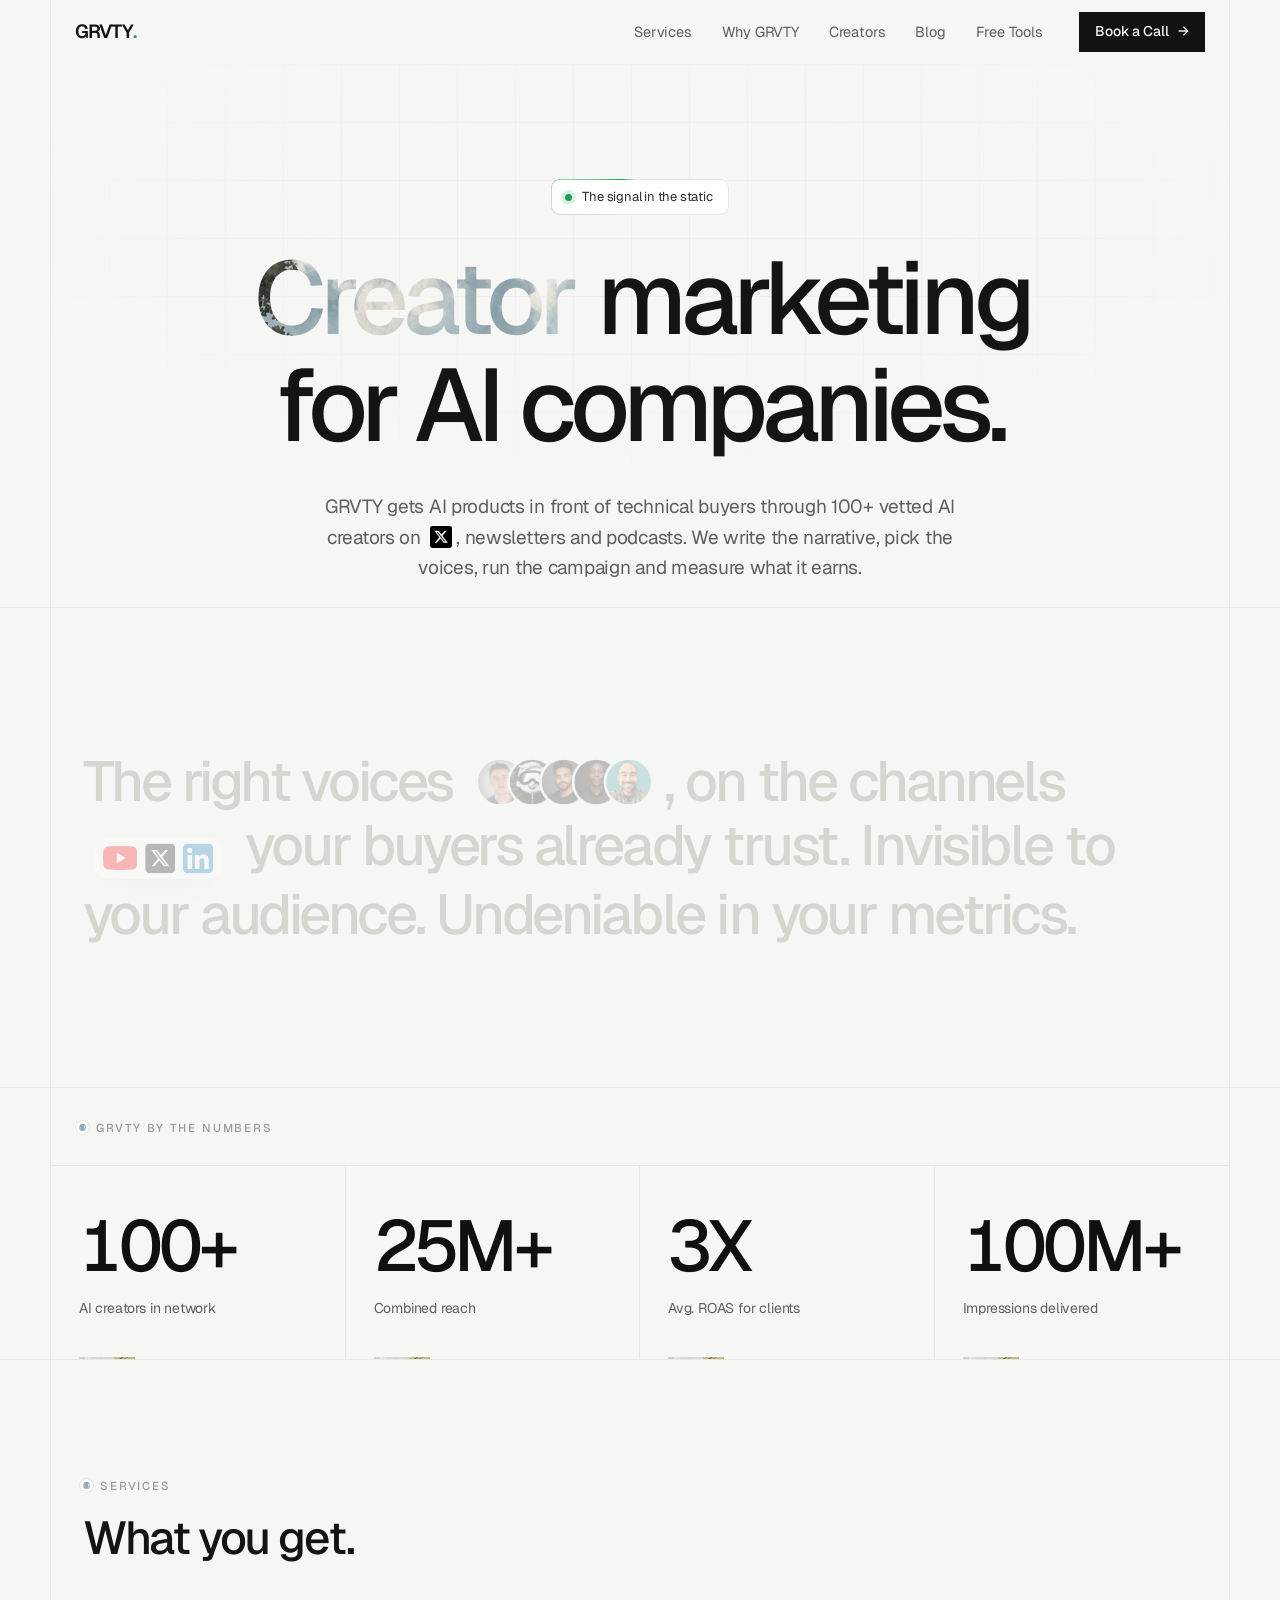
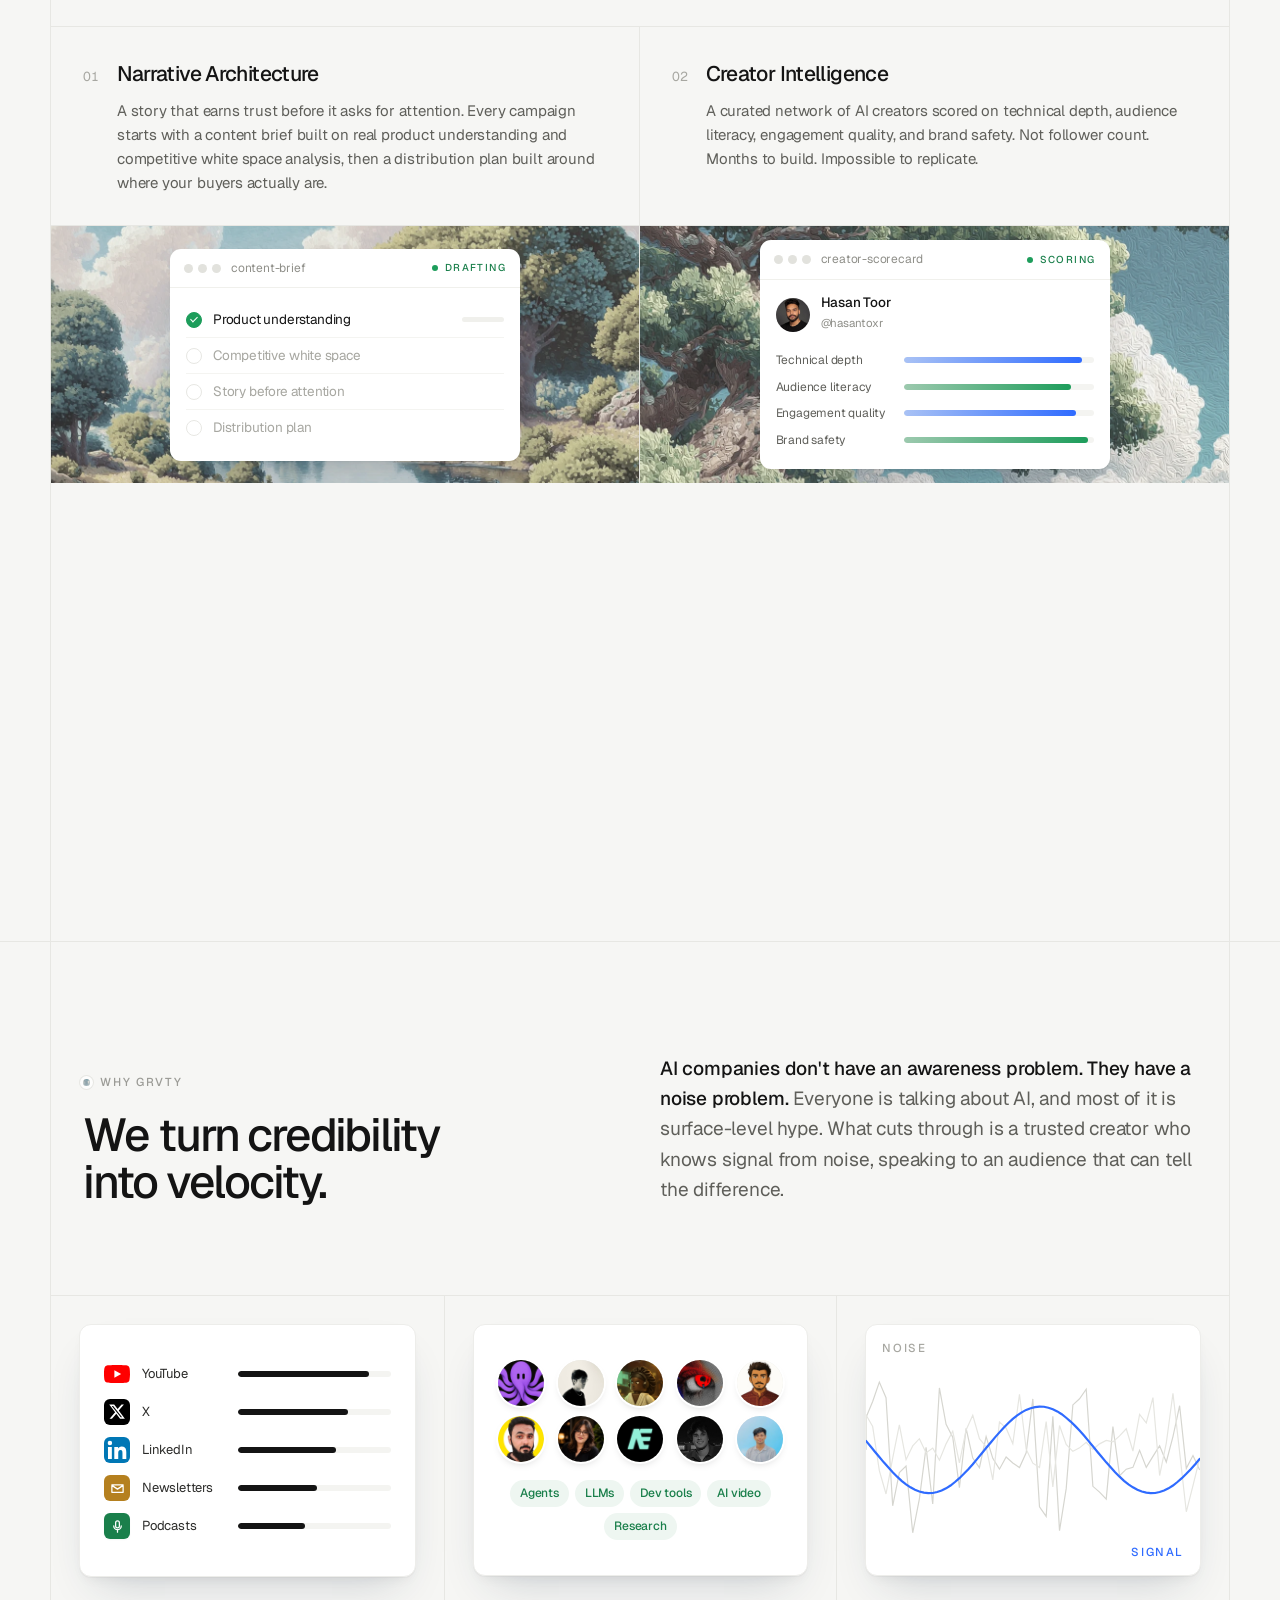
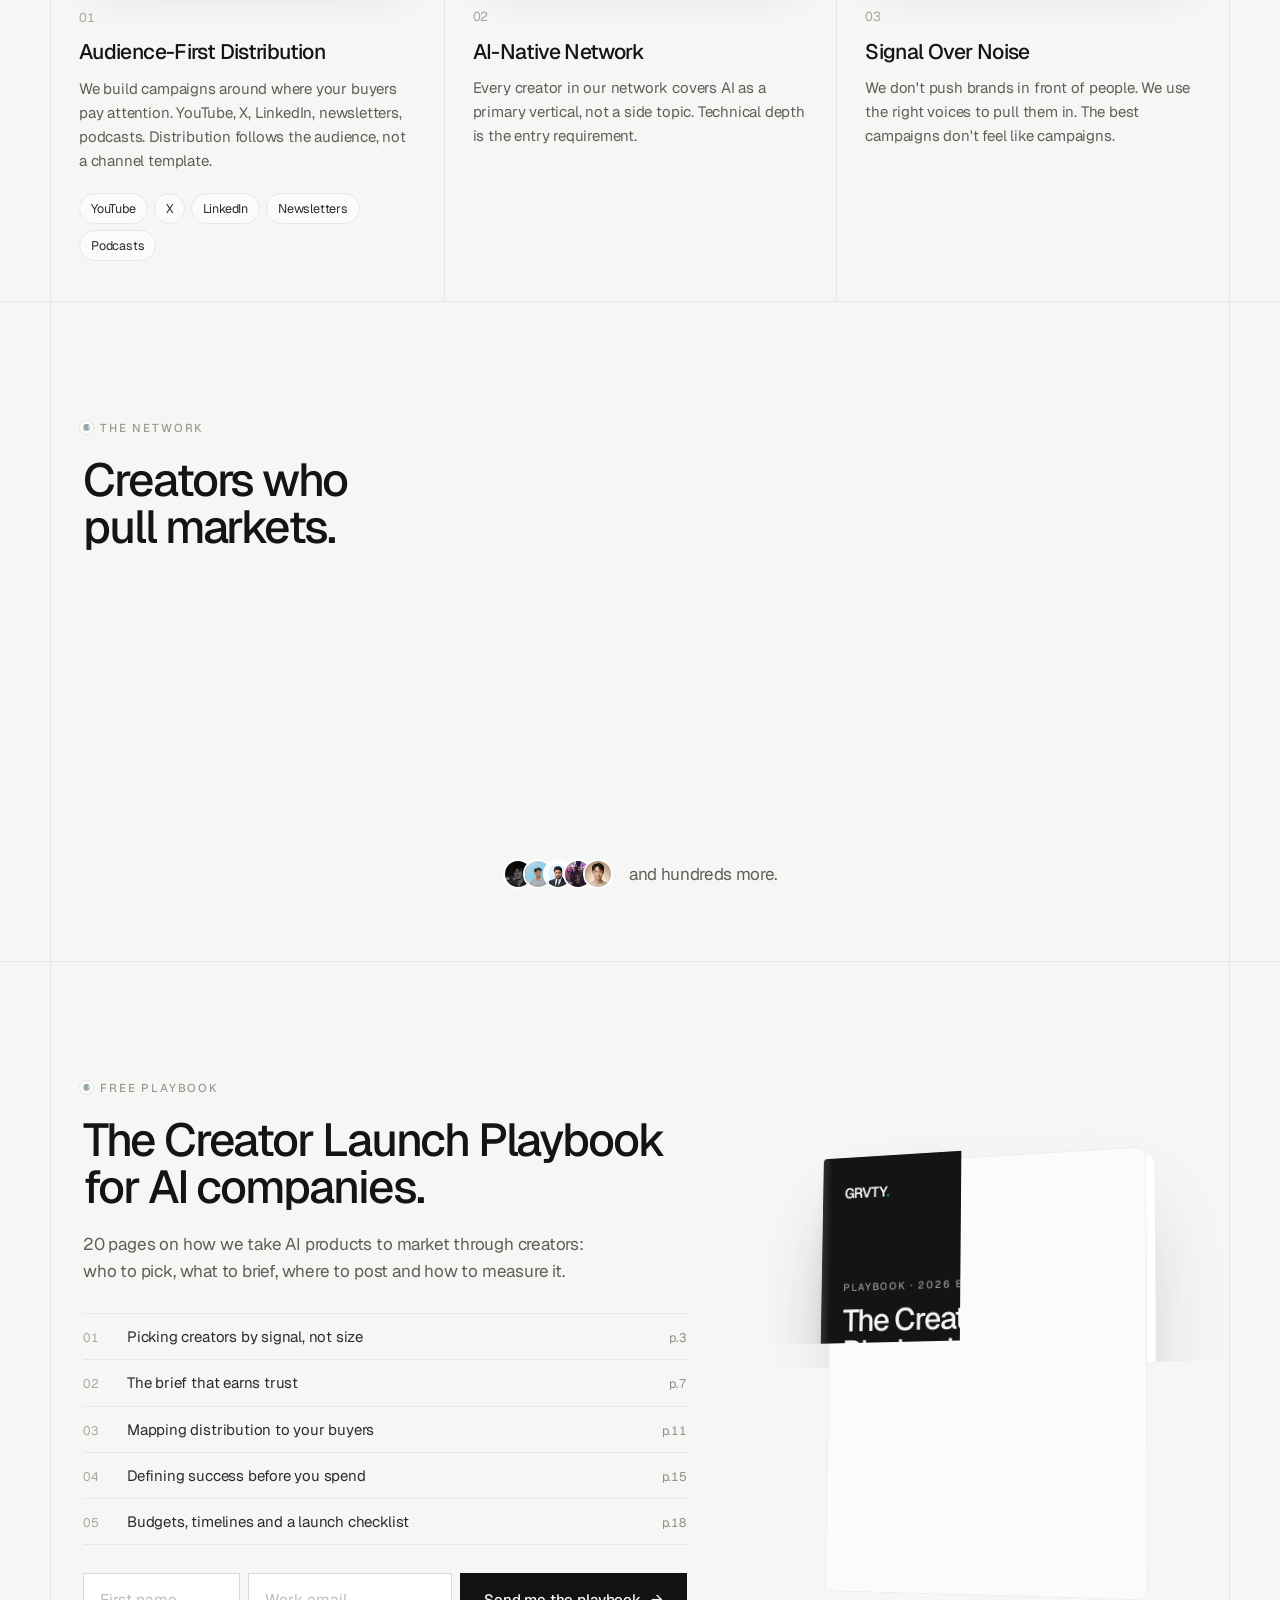
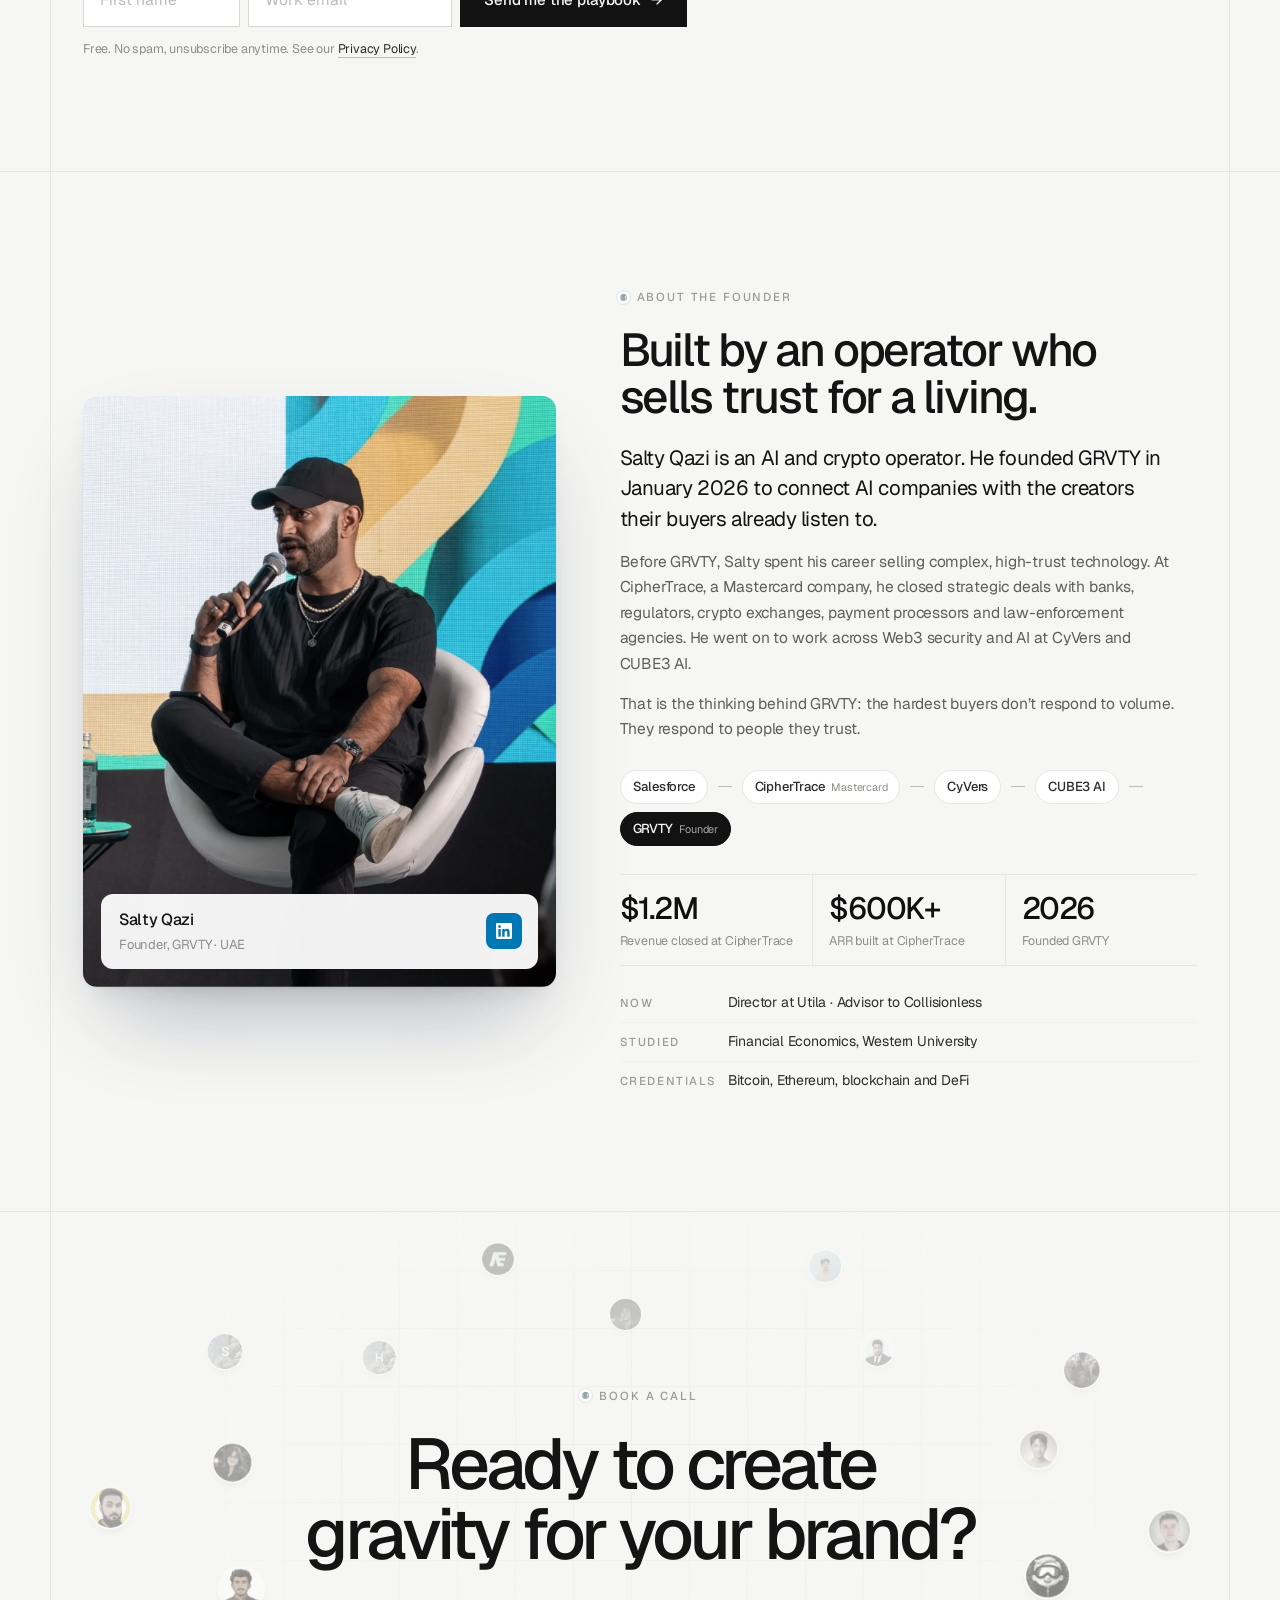
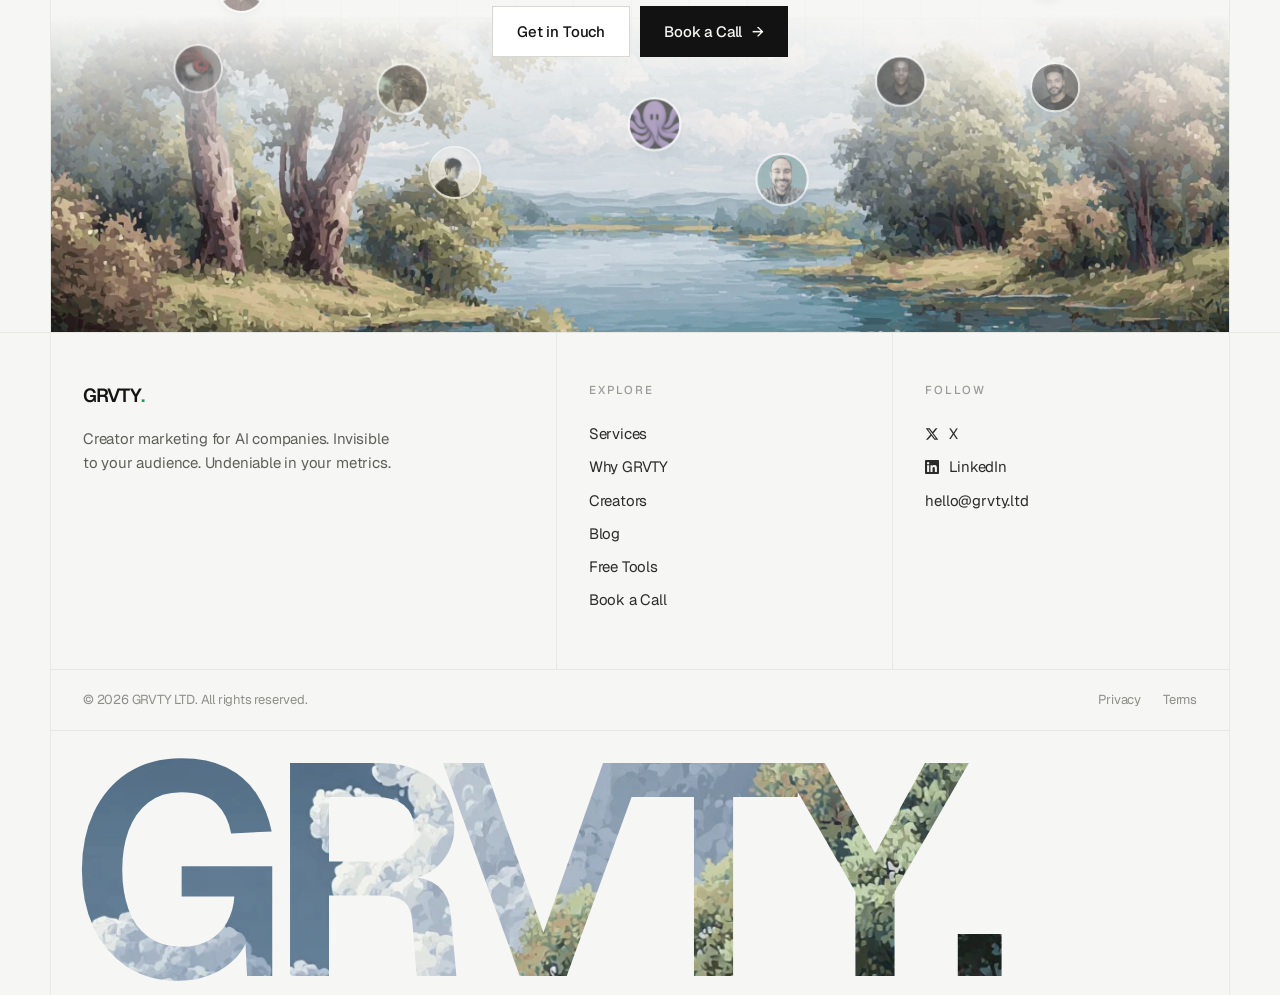
<file: index.html>
<!doctype html>
<html lang="en">
<head>
<meta charset="utf-8">
<meta name="viewport" content="width=device-width, initial-scale=1">
<title>GRVTY. Creator marketing for AI companies</title>
<meta name="description" content="Creator marketing for AI companies. Invisible to your audience. Undeniable in your metrics.">
<meta name="theme-color" content="#f6f6f4">
<link rel="icon" href="favicon.svg" type="image/svg+xml">
<meta property="og:title" content="GRVTY. The signal in the static.">
<meta property="og:description" content="Creator marketing for AI companies. Invisible to your audience. Undeniable in your metrics.">
<meta property="og:image" content="assets/paintings/3.webp">
<script>document.documentElement.classList.add('js')</script>
<link rel="preconnect" href="https://fonts.googleapis.com">
<link rel="preconnect" href="https://fonts.gstatic.com" crossorigin>
<link href="https://fonts.googleapis.com/css2?family=Geist:wght@300;400;500;600;700&display=swap" rel="stylesheet">
<link rel="preload" as="image" href="assets/paintings/3.webp">
<link rel="stylesheet" href="styles.css?v=33">
</head>
<body>
<a class="skip" href="#main">Skip to content</a>

<header class="nav" id="nav">
  <div class="rail nav-inner">
    <a href="#top" class="logo" aria-label="GRVTY home">GRVTY<span>.</span></a>
    <nav class="nav-links" aria-label="Primary">
      <a href="#services">Services</a>
      <a href="#why">Why GRVTY</a>
      <a href="#creators">Creators</a>
      <a href="/blog/">Blog</a>
      <a href="/tools/">Free Tools</a>
    </nav>
    <a href="https://calendar.app.google/D2n2vk7Z5fZMMSHQA" target="_blank" rel="noopener" class="btn btn-primary btn-sm magnetic">Book a Call <span class="arr">→</span></a>
    <button class="menu-btn" aria-label="Open menu" aria-expanded="false" aria-controls="mobile-menu"><i></i><i></i></button>
  </div>
  <div class="mobile-menu" id="mobile-menu">
    <a href="#services">Services</a>
    <a href="#why">Why GRVTY</a>
    <a href="#creators">Creators</a>
    <a href="/blog/">Blog</a>
    <a href="/tools/">Free Tools</a>
    <a href="https://calendar.app.google/D2n2vk7Z5fZMMSHQA" target="_blank" rel="noopener" class="btn btn-primary">Book a Call <span class="arr">→</span></a>
  </div>
</header>

<main id="main">

  <!-- HERO -->
  <section class="hero" id="top">
    <div class="rail hero-rail">
      <div class="pill reveal"><span class="pill-ring" aria-hidden="true"></span><span class="pill-inner"><b class="pulse"></b>The signal in the static</span></div>

      <h1 class="hero-title" id="hero-title">
        <span class="w" style="--i:0"><span class="painted">Creator</span></span>
        <span class="w" style="--i:1"><span>marketing</span></span><br>
        <span class="w" style="--i:2"><span>for</span></span>
        <span class="w" style="--i:3"><span>AI</span></span>
        <span class="w" style="--i:4"><span>companies.</span></span>
      </h1>

      <p class="hero-sub reveal" style="--d:520ms">GRVTY gets AI products in front of technical buyers through 100+ vetted AI creators on <span class="rot" id="rot" role="img" aria-label="YouTube, X and LinkedIn"><img class="rot-item on" src="/assets/platforms/youtube.svg" alt=""><img class="rot-item" src="/assets/platforms/x.svg" alt=""><img class="rot-item" src="/assets/platforms/linkedin.svg" alt=""></span>, newsletters and podcasts. We write the narrative, pick the voices, run the campaign and measure what it earns.</p>
    </div>
  </section>

  <!-- STATEMENT -->
  <section class="sec statement" aria-label="What we do">
    <div class="rail">
      <p class="say" id="say">The right voices <span class="say-media say-faces" id="say-faces"></span>, on the channels <span class="say-media say-logos"><img src="/assets/platforms/youtube.svg" alt="YouTube"><img src="/assets/platforms/x.svg" alt="X"><img src="/assets/platforms/linkedin.svg" alt="LinkedIn"></span> your buyers already trust. <span class="say-em">Invisible to your audience. Undeniable in your metrics.</span></p>
    </div>
  </section>

  <!-- NUMBERS -->
  <section class="sec" aria-label="GRVTY by the numbers">
    <div class="rail">
      <div class="stats-head"><span class="eyebrow">GRVTY by the numbers</span></div>
      <div class="stats-grid" data-stagger>
        <div class="stat reveal"><div class="num" data-count="100" data-suffix="+">100+</div><div class="lbl">AI creators in network</div></div>
        <div class="stat reveal"><div class="num" data-count="25" data-suffix="M+">25M+</div><div class="lbl">Combined reach</div></div>
        <div class="stat reveal"><div class="num" data-count="3" data-suffix="X">3X</div><div class="lbl">Avg. ROAS for clients</div></div>
        <div class="stat reveal"><div class="num" data-count="100" data-suffix="M+">100M+</div><div class="lbl">Impressions delivered</div></div>
      </div>
    </div>
  </section>

  <!-- SERVICES -->
  <section class="sec" id="services">
    <div class="rail">
      <div class="sec-head">
        <div class="reveal">
          <span class="eyebrow">Services</span>
          <h2 class="h2">What you get.</h2>
        </div>
      </div>

      <div class="svc-grid">
        <article class="svc reveal">
          <div class="svc-top"><span class="svc-n">01</span><h3>Narrative Architecture</h3></div>
          <p>A story that earns trust before it asks for attention. Every campaign starts with a content brief built on real product understanding and competitive white space analysis, then a distribution plan built around where your buyers actually are.</p>
          <div class="panel" style="--img:url(assets/paintings/4.webp)">
            <div class="panel-bg"></div><div class="panel-veil"></div>
            <div class="pc" data-demo="brief">
              <div class="pc-head"><span class="dots"><i></i><i></i><i></i></span>content-brief<span class="live"><b></b><span data-status>Drafting</span></span></div>
              <ul class="pc-body brief">
                <li><span class="tick"></span>Product understanding<span class="bar" style="--w:42px"></span></li>
                <li><span class="tick"></span>Competitive white space<span class="bar" style="--w:58px"></span></li>
                <li><span class="tick"></span>Story before attention<span class="bar" style="--w:34px"></span></li>
                <li><span class="tick"></span>Distribution plan<span class="bar" style="--w:50px"></span></li>
              </ul>
            </div>
          </div>
        </article>

        <article class="svc reveal" style="--d:120ms">
          <div class="svc-top"><span class="svc-n">02</span><h3>Creator Intelligence</h3></div>
          <p>A curated network of AI creators scored on technical depth, audience literacy, engagement quality, and brand safety. Not follower count. Months to build. Impossible to replicate.</p>
          <div class="panel" style="--img:url(assets/paintings/1.webp)">
            <div class="panel-bg"></div><div class="panel-veil"></div>
            <div class="pc" data-demo="score">
              <div class="pc-head"><span class="dots"><i></i><i></i><i></i></span>creator-scorecard<span class="live"><b></b>Scoring</span></div>
              <div class="pc-body">
                <div class="score-who" data-who></div>
                <div class="score-row">Technical depth<span class="track"><i></i></span></div>
                <div class="score-row">Audience literacy<span class="track"><i></i></span></div>
                <div class="score-row">Engagement quality<span class="track"><i></i></span></div>
                <div class="score-row">Brand safety<span class="track"><i></i></span></div>
              </div>
            </div>
          </div>
        </article>

        <article class="svc reveal">
          <div class="svc-top"><span class="svc-n">03</span><h3>Campaign Operations</h3></div>
          <p>Briefing, feedback loops, approvals, scheduling, publishing. Every campaign has dozens of moving parts that kill momentum when they're mismanaged. We run the entire workflow so creators ship faster and your team ships product.</p>
          <div class="panel" style="--img:url(assets/paintings/5.webp)">
            <div class="panel-bg"></div><div class="panel-veil"></div>
            <div class="pc" data-demo="ops">
              <div class="pc-head"><span class="dots"><i></i><i></i><i></i></span>campaign-workflow<span class="live"><b></b>Running</span></div>
              <ul class="pc-body ops">
                <li><span class="st"></span>Briefing<em>Queued</em></li>
                <li><span class="st"></span>Feedback loops<em>Queued</em></li>
                <li><span class="st"></span>Approvals<em>Queued</em></li>
                <li><span class="st"></span>Scheduling<em>Queued</em></li>
                <li><span class="st"></span>Publishing<em>Queued</em></li>
              </ul>
            </div>
          </div>
        </article>

        <article class="svc reveal" style="--d:120ms">
          <div class="svc-top"><span class="svc-n">04</span><h3>Performance Attribution</h3></div>
          <p>Success means different things to every AI company. We define what it means to you before the first brief is written, then build attribution around what actually matters.</p>
          <div class="panel" style="--img:url(assets/paintings/2.webp)">
            <div class="panel-bg"></div><div class="panel-veil"></div>
            <div class="pc" data-demo="attr">
              <div class="pc-head"><span class="dots"><i></i><i></i><i></i></span>attribution<span class="live"><b></b>Live</span></div>
              <div class="pc-body attr">
                <div class="attr-top">
                  <div><b>3X</b><small>Avg. ROAS for clients</small></div>
                  <div class="attr-key"><i></i>Campaign<br><i class="g"></i>Baseline</div>
                </div>
                <svg viewBox="0 0 300 96" preserveAspectRatio="none" aria-hidden="true">
                  <g class="grid"><line x1="0" y1="24" x2="300" y2="24"/><line x1="0" y1="56" x2="300" y2="56"/><line x1="0" y1="88" x2="300" y2="88"/></g>
                  <path class="base" d="M0 80 C60 78 120 76 180 74 S260 71 300 70" vector-effect="non-scaling-stroke"/>
                  <path class="area" d=""/>
                  <path class="ln" d="" pathLength="1" vector-effect="non-scaling-stroke"/>
                </svg>
              </div>
            </div>
          </div>
        </article>
      </div>
    </div>
  </section>

  <!-- WHY -->
  <section class="sec" id="why">
    <div class="rail why-head">
      <div class="reveal">
        <span class="eyebrow">Why GRVTY</span>
        <h2 class="h2">We turn credibility<br>into velocity.</h2>
      </div>
      <p class="reveal" style="--d:140ms"><strong>AI companies don't have an awareness problem. They have a noise problem.</strong> Everyone is talking about AI, and most of it is surface-level hype. What cuts through is a trusted creator who knows signal from noise, speaking to an audience that can tell the difference.</p>
    </div>
    <div class="rail why-grid" data-stagger>
      <article class="why-card reveal">
        <div class="why-viz viz-dist" aria-hidden="true">
          <div><img src="/assets/platforms/youtube.svg" alt=""><span>YouTube</span><i style="--w:86%"></i></div>
          <div><img src="/assets/platforms/x.svg" alt=""><span>X</span><i style="--w:72%"></i></div>
          <div><img src="/assets/platforms/linkedin.svg" alt=""><span>LinkedIn</span><i style="--w:64%"></i></div>
          <div><b class="tile-ic nl"><svg viewBox="0 0 24 24"><path d="M3 6h18v12H3z M3 7l9 6 9-6"/></svg></b><span>Newsletters</span><i style="--w:52%"></i></div>
          <div><b class="tile-ic pc"><svg viewBox="0 0 24 24"><path d="M12 3a3 3 0 0 0-3 3v5a3 3 0 0 0 6 0V6a3 3 0 0 0-3-3z M6 11a6 6 0 0 0 12 0 M12 17v4"/></svg></b><span>Podcasts</span><i style="--w:44%"></i></div>
        </div>
        <span class="why-n">01</span>
        <h3>Audience-First Distribution</h3>
        <p>We build campaigns around where your buyers pay attention. YouTube, X, LinkedIn, newsletters, podcasts. Distribution follows the audience, not a channel template.</p>
        <div class="tags"><span>YouTube</span><span>X</span><span>LinkedIn</span><span>Newsletters</span><span>Podcasts</span></div>
      </article>
      <article class="why-card reveal">
        <div class="why-viz viz-net" aria-hidden="true">
          <div class="net-grid" id="net-grid"></div>
          <div class="net-tags"><span>Agents</span><span>LLMs</span><span>Dev tools</span><span>AI video</span><span>Research</span></div>
        </div>
        <span class="why-n">02</span>
        <h3>AI-Native Network</h3>
        <p>Every creator in our network covers AI as a primary vertical, not a side topic. Technical depth is the entry requirement.</p>
      </article>
      <article class="why-card reveal">
        <div class="why-viz viz-sig" aria-hidden="true">
          <svg viewBox="0 0 300 150" preserveAspectRatio="none"><path class="noise" id="noise-a"/><path class="noise n2" id="noise-b"/><path class="signal" id="signal"/></svg>
          <span class="sig-l n">Noise</span><span class="sig-l s">Signal</span>
        </div>
        <span class="why-n">03</span>
        <h3>Signal Over Noise</h3>
        <p>We don't push brands in front of people. We use the right voices to pull them in. The best campaigns don't feel like campaigns.</p>
      </article>
    </div>
  </section>

  <!-- NETWORK -->
  <section class="sec" id="creators">
    <div class="rail">
      <div class="sec-head">
        <div class="reveal">
          <span class="eyebrow">The Network</span>
          <h2 class="h2">Creators who<br>pull markets.</h2>
        </div>
      </div>
      <div class="rows mq-mask">
        <div class="row mq" data-speed="34" data-dir="1" data-hover="pause"><div class="mq-track"><div class="mq-group" data-creators="0,10"></div></div></div>
        <div class="row mq" data-speed="28" data-dir="-1" data-hover="pause"><div class="mq-track"><div class="mq-group" data-creators="10,20"></div></div></div>
      </div>
      <div class="more reveal"><div class="stack" id="more-stack"></div><span>and hundreds more.</span></div>
    </div>
  </section>

  <!-- PLAYBOOK -->
  <section class="sec" id="playbook">
    <div class="rail playbook">
      <div class="pb-copy">
        <span class="eyebrow reveal">Free playbook</span>
        <h2 class="h2 reveal" style="--d:80ms">The Creator Launch Playbook for AI companies.</h2>
        <p class="lede reveal" style="--d:160ms">20 pages on how we take AI products to market through creators: who to pick, what to brief, where to post and how to measure it.</p>

        <ol class="pb-toc reveal" style="--d:220ms">
          <li><span>01</span>Picking creators by signal, not size<em>p.3</em></li>
          <li><span>02</span>The brief that earns trust<em>p.7</em></li>
          <li><span>03</span>Mapping distribution to your buyers<em>p.11</em></li>
          <li><span>04</span>Defining success before you spend<em>p.15</em></li>
          <li><span>05</span>Budgets, timelines and a launch checklist<em>p.18</em></li>
        </ol>

        <form class="pb-form reveal" id="pb-form" style="--d:280ms" novalidate>
          <div class="pb-fields">
            <label class="input"><input name="name" type="text" autocomplete="given-name" placeholder="First name" aria-label="First name" required></label>
            <label class="input"><input name="email" type="email" autocomplete="email" placeholder="Work email" aria-label="Work email" required></label>
            <button class="btn btn-primary" type="submit">Send me the playbook <span class="arr">→</span></button>
          </div>
          <p class="pb-err" role="alert"></p>
          <p class="pb-fine">Free. No spam, unsubscribe anytime. See our <a href="/privacy.html">Privacy Policy</a>.</p>
        </form>
      </div>

      <div class="pb-visual reveal" style="--d:120ms" aria-hidden="true">
        <div class="book">
          <div class="book-page p3"></div>
          <div class="book-page p2"></div>
          <div class="book-cover">
            <span class="bc-logo">GRVTY<i>.</i></span>
            <span class="bc-kicker">Playbook · 2026 edition</span>
            <b class="bc-title">The Creator Launch Playbook</b>
            <span class="bc-sub">For AI companies</span>
            <span class="bc-art"><img src="/assets/paintings/2.webp" alt="" loading="lazy" width="1344" height="896"></span>
            <span class="bc-foot"><span>20 pages</span><span>PDF</span></span>
          </div>
        </div>
      </div>
    </div>
  </section>

  <!-- FOUNDER -->
  <section class="sec" id="founder">
    <div class="rail founder">
      <div class="founder-photo reveal">
        <div class="fp-frame"><img src="/assets/team/salty-qazi.webp" alt="Salty Qazi speaking on stage" width="800" height="800" loading="lazy"></div>
        <a class="fp-card" href="https://www.linkedin.com/in/saltyq" target="_blank" rel="noopener">
          <span><b>Salty Qazi</b><small>Founder, GRVTY · UAE</small></span>
          <span class="fp-li"><svg viewBox="0 0 24 24" aria-hidden="true"><path d="M20.45 20.45h-3.56v-5.57c0-1.33-.02-3.04-1.85-3.04-1.85 0-2.14 1.45-2.14 2.94v5.67H9.35V9h3.41v1.56h.05c.48-.9 1.64-1.85 3.37-1.85 3.6 0 4.27 2.37 4.27 5.46v6.28zM5.34 7.43a2.06 2.06 0 1 1 0-4.13 2.06 2.06 0 0 1 0 4.13zM7.12 20.45H3.56V9h3.56v11.45zM22.22 0H1.77C.79 0 0 .77 0 1.73v20.54C0 23.23.79 24 1.77 24h20.45c.98 0 1.78-.77 1.78-1.73V1.73C24 .77 23.2 0 22.22 0z"/></svg></span>
        </a>
      </div>

      <div class="founder-copy">
        <span class="eyebrow reveal">About the founder</span>
        <h2 class="h2 reveal" style="--d:80ms">Built by an operator who sells trust for a living.</h2>
        <p class="founder-lede reveal" style="--d:160ms">Salty Qazi is an AI and crypto operator. He founded GRVTY in January 2026 to connect AI companies with the creators their buyers already listen to.</p>
        <p class="reveal" style="--d:220ms">Before GRVTY, Salty spent his career selling complex, high-trust technology. At CipherTrace, a Mastercard company, he closed strategic deals with banks, regulators, crypto exchanges, payment processors and law-enforcement agencies. He went on to work across Web3 security and AI at CyVers and CUBE3 AI.</p>
        <p class="reveal" style="--d:260ms">That is the thinking behind GRVTY: the hardest buyers don’t respond to volume. They respond to people they trust.</p>

        <div class="career reveal" style="--d:300ms" aria-label="Career">
          <span>Salesforce</span><i></i><span>CipherTrace <small>Mastercard</small></span><i></i><span>CyVers</span><i></i><span>CUBE3 AI</span><i></i><span class="now">GRVTY <small>Founder</small></span>
        </div>

        <div class="f-stats reveal" style="--d:340ms">
          <div><b>$1.2M</b><span>Revenue closed at CipherTrace</span></div>
          <div><b>$600K+</b><span>ARR built at CipherTrace</span></div>
          <div><b>2026</b><span>Founded GRVTY</span></div>
        </div>

        <ul class="f-facts reveal" style="--d:380ms">
          <li><span>Now</span>Director at Utila · Advisor to Collisionless</li>
          <li><span>Studied</span>Financial Economics, Western University</li>
          <li><span>Credentials</span>Bitcoin, Ethereum, blockchain and DeFi</li>
        </ul>
      </div>
    </div>
  </section>

  <!-- CTA -->
  <section class="sec" id="book">
    <div class="rail cta-rail">
      <div class="orbit" id="orbit" aria-hidden="true"></div>
      <div class="cta-copy" id="cta-copy">
        <span class="eyebrow reveal">Book a Call</span>
        <h2 class="reveal" style="--d:100ms">Ready to create<br>gravity for your brand?</h2>
        <div class="cta-row reveal" style="--d:220ms">
          <a href="mailto:hello@grvty.ltd" class="btn btn-secondary">Get in Touch</a>
          <a href="https://calendar.app.google/D2n2vk7Z5fZMMSHQA" target="_blank" rel="noopener" class="btn btn-primary magnetic">Book a Call <span class="arr">→</span></a>
        </div>
      </div>
      <div class="cta-paint"><img src="assets/paintings/5.webp" alt="" loading="lazy" width="1344" height="896"></div>
    </div>
  </section>
</main>

<footer class="sec">
  <div class="rail">
    <div class="foot-grid">
      <div class="foot-brand">
        <a href="#top" class="logo">GRVTY<span>.</span></a>
        <p>Creator marketing for AI companies. Invisible to your audience. Undeniable in your metrics.</p>
      </div>
      <div class="foot-col">
        <h4>Explore</h4>
        <a href="#services">Services <span class="arr">→</span></a>
        <a href="#why">Why GRVTY <span class="arr">→</span></a>
        <a href="#creators">Creators <span class="arr">→</span></a>
        <a href="/blog/">Blog <span class="arr">→</span></a>
        <a href="/tools/">Free Tools <span class="arr">→</span></a>
        <a href="https://calendar.app.google/D2n2vk7Z5fZMMSHQA" target="_blank" rel="noopener">Book a Call <span class="arr">→</span></a>
      </div>
      <div class="foot-col">
        <h4>Follow</h4>
        <a href="https://x.com/grvtyltd" target="_blank" rel="noopener"><svg viewBox="0 0 24 24" aria-hidden="true"><path d="M18.244 2.25h3.308l-7.227 8.26 8.502 11.24H16.17l-5.214-6.817L4.99 21.75H1.68l7.73-8.835L1.254 2.25H8.08l4.713 6.231zm-1.161 17.52h1.833L7.084 4.126H5.117z"/></svg>X <span class="arr">↗</span></a>
        <a href="https://www.linkedin.com/company/grvtyltd/" target="_blank" rel="noopener"><svg viewBox="0 0 24 24" aria-hidden="true"><path d="M20.45 20.45h-3.56v-5.57c0-1.33-.02-3.04-1.85-3.04-1.85 0-2.14 1.45-2.14 2.94v5.67H9.35V9h3.41v1.56h.05c.48-.9 1.64-1.85 3.37-1.85 3.6 0 4.27 2.37 4.27 5.46v6.28zM5.34 7.43a2.06 2.06 0 1 1 0-4.13 2.06 2.06 0 0 1 0 4.13zM7.12 20.45H3.56V9h3.56v11.45zM22.22 0H1.77C.79 0 0 .77 0 1.73v20.54C0 23.23.79 24 1.77 24h20.45c.98 0 1.78-.77 1.78-1.73V1.73C24 .77 23.2 0 22.22 0z"/></svg>LinkedIn <span class="arr">↗</span></a>
        <a href="mailto:hello@grvty.ltd">hello@grvty.ltd <span class="arr">→</span></a>
      </div>
    </div>
    <div class="foot-bar">
      <span>© 2026 GRVTY LTD. All rights reserved.</span>
      <nav aria-label="Legal"><a href="privacy.html">Privacy</a><a href="terms.html">Terms</a></nav>
    </div>
    <div class="wordmark reveal" aria-hidden="true"><span>GRVTY.</span></div>
  </div>
</footer>

<script src="main.js?v=33"></script>
</body>
</html>
</file>
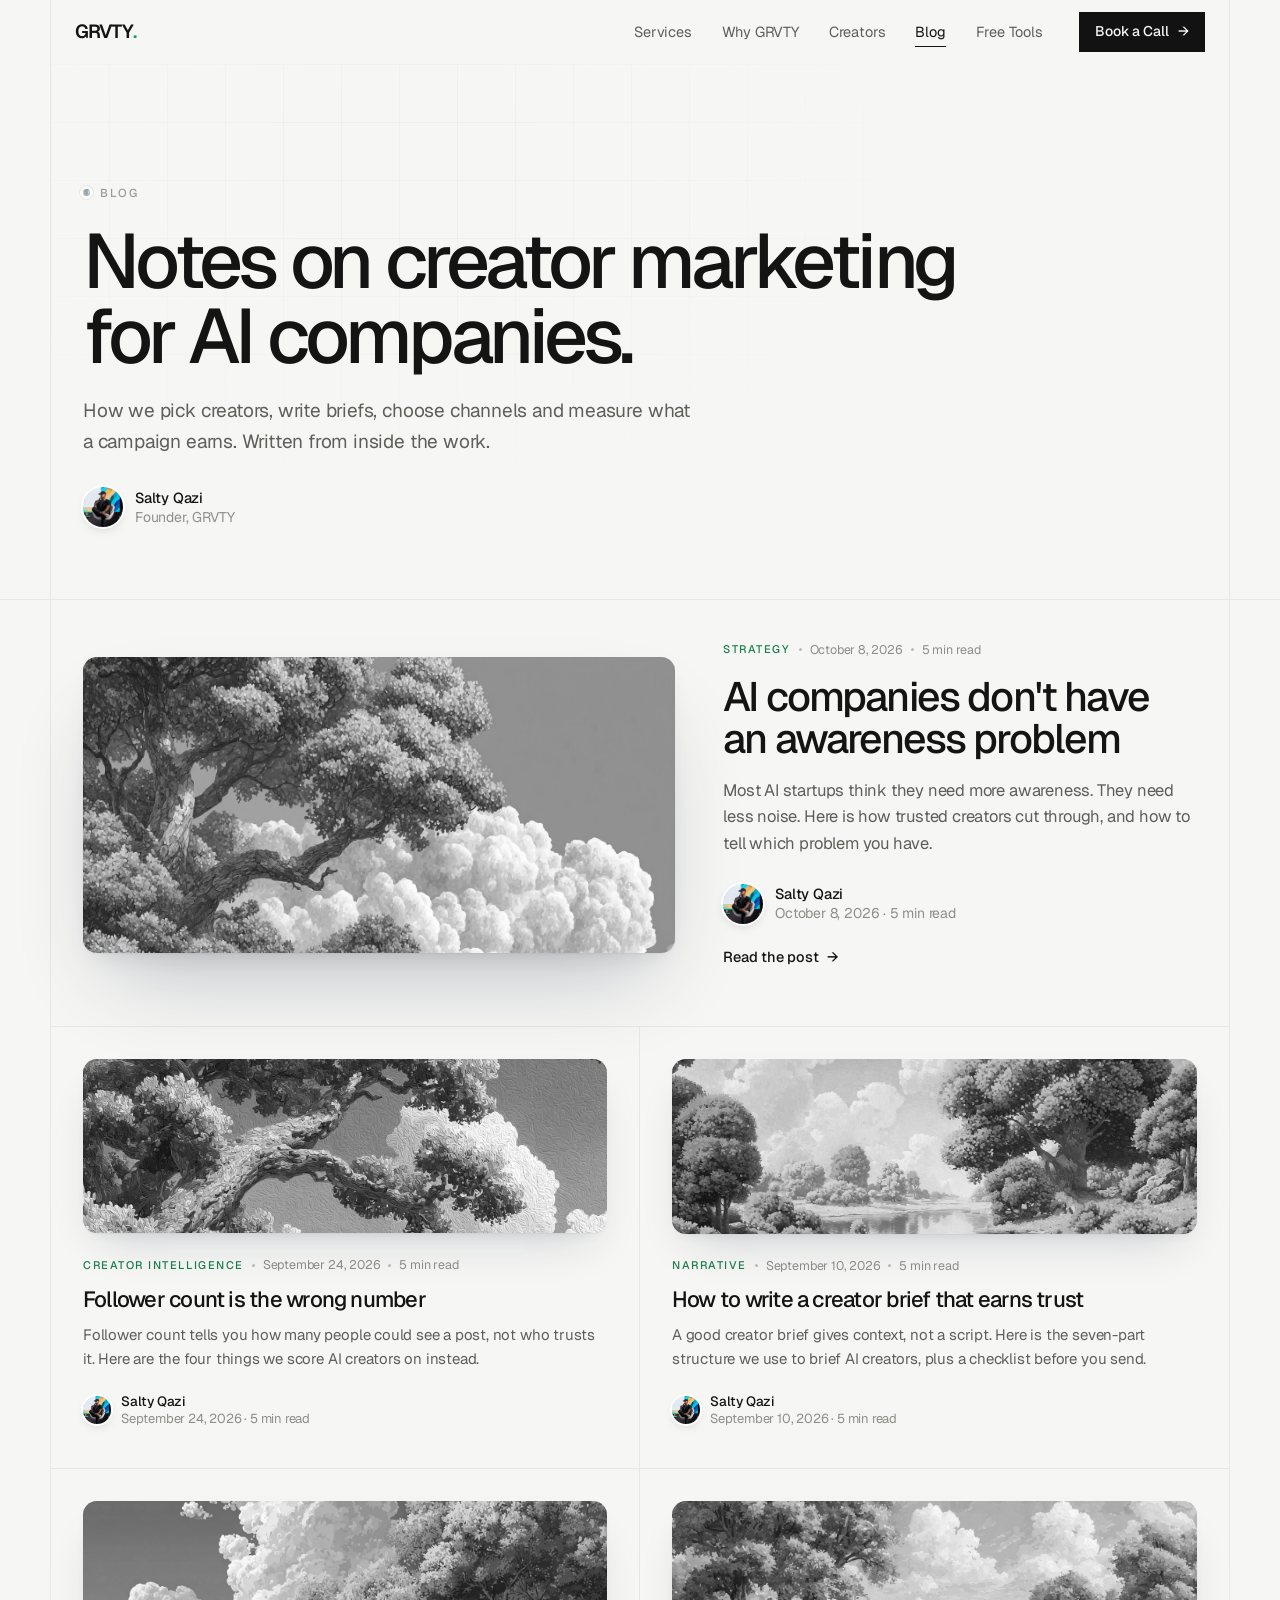
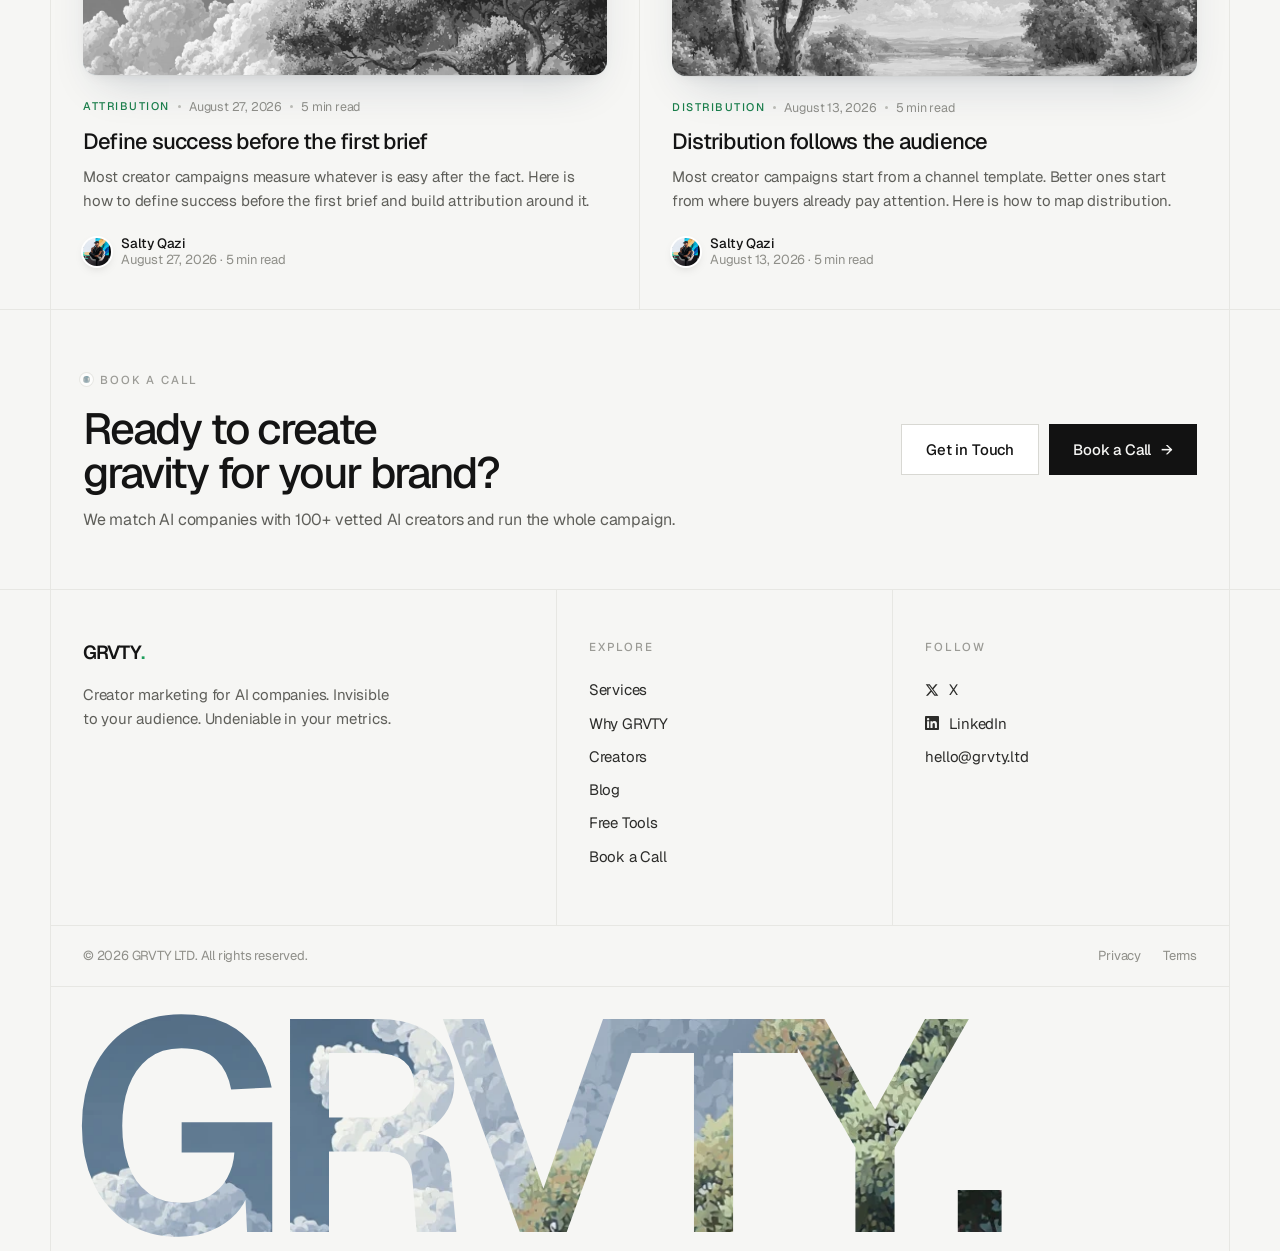
<file: blog/index.html>
<!doctype html>
<html lang="en">
<head>
<meta charset="utf-8">
<meta name="viewport" content="width=device-width, initial-scale=1">
<title>Blog — GRVTY</title>
<meta name="description" content="Notes on creator marketing for AI companies, written by Salty Qazi, founder of GRVTY.">
<meta name="theme-color" content="#f6f6f4">
<link rel="icon" href="/favicon.svg" type="image/svg+xml">
<link rel="canonical" href="https://grvty.ltd/blog/">
<meta property="og:title" content="Blog — GRVTY">
<meta property="og:description" content="Notes on creator marketing for AI companies, written by Salty Qazi, founder of GRVTY.">
<script>document.documentElement.classList.add('js')</script>
<link rel="preconnect" href="https://fonts.googleapis.com">
<link rel="preconnect" href="https://fonts.gstatic.com" crossorigin>
<link href="https://fonts.googleapis.com/css2?family=Geist:wght@300;400;500;600;700&display=swap" rel="stylesheet">
<link rel="stylesheet" href="/styles.css?v=33">
</head>
<body>
<a class="skip" href="#main">Skip to content</a>
<header class="nav" id="nav">
  <div class="rail nav-inner">
    <a href="/" class="logo" aria-label="GRVTY home">GRVTY<span>.</span></a>
    <nav class="nav-links" aria-label="Primary">
      <a href="/#services">Services</a>
      <a href="/#why">Why GRVTY</a>
      <a href="/#creators">Creators</a>
      <a href="/blog/" class="on" aria-current="page">Blog</a>
      <a href="/tools/">Free Tools</a>
    </nav>
    <a href="https://calendar.app.google/D2n2vk7Z5fZMMSHQA" target="_blank" rel="noopener" class="btn btn-primary btn-sm magnetic">Book a Call <span class="arr">→</span></a>
    <button class="menu-btn" aria-label="Open menu" aria-expanded="false" aria-controls="mobile-menu"><i></i><i></i></button>
  </div>
  <div class="mobile-menu" id="mobile-menu">
    <a href="/#services">Services</a>
    <a href="/#why">Why GRVTY</a>
    <a href="/#creators">Creators</a>
    <a href="/blog/">Blog</a>
    <a href="/tools/">Free Tools</a>
    <a href="https://calendar.app.google/D2n2vk7Z5fZMMSHQA" target="_blank" rel="noopener" class="btn btn-primary">Book a Call <span class="arr">→</span></a>
  </div>
</header>

<main id="main">
  <section class="page-hero">
    <div class="rail">
      <span class="eyebrow reveal">Blog</span>
      <h1 class="reveal" style="--d:80ms">Notes on creator marketing for AI companies.</h1>
      <p class="lede reveal" style="--d:160ms">How we pick creators, write briefs, choose channels and measure what a campaign earns. Written from inside the work.</p>
      <div class="byline reveal" style="--d:240ms"><img src="/assets/team/salty-qazi.webp" alt="" width="80" height="80"><div><b>Salty Qazi</b><span>Founder, GRVTY</span></div></div>
    </div>
  </section>

  <section class="sec">
    <div class="rail">
      <a class="feature" href="/blog/noise-problem/">
        <span class="cover reveal"><img src="/assets/paintings/3.webp" alt="" width="1344" height="896"></span>
        <div class="reveal" style="--d:120ms">
          <div class="meta"><span class="cat">Strategy</span><i></i><span>October 8, 2026</span><i></i><span>5 min read</span></div>
          <h2>AI companies don&#x27;t have an awareness problem</h2>
          <p>Most AI startups think they need more awareness. They need less noise. Here is how trusted creators cut through, and how to tell which problem you have.</p>
          <div class="byline"><img src="/assets/team/salty-qazi.webp" alt="" width="80" height="80" loading="lazy"><div><b>Salty Qazi</b><span>October 8, 2026 · 5 min read</span></div></div>
          <span class="read-more">Read the post <span class="arr">→</span></span>
        </div>
      </a>
      <div class="post-grid">
        <a class="post-card reveal" href="/blog/follower-count/" style="--d:0ms">
          <span class="cover"><img src="/assets/paintings/1.webp" alt="" loading="lazy" width="1344" height="896"></span>
          <div class="meta"><span class="cat">Creator Intelligence</span><i></i><span>September 24, 2026</span><i></i><span>5 min read</span></div>
          <h3>Follower count is the wrong number</h3>
          <p>Follower count tells you how many people could see a post, not who trusts it. Here are the four things we score AI creators on instead.</p>
          <div class="byline sm"><img src="/assets/team/salty-qazi.webp" alt="" width="80" height="80" loading="lazy"><div><b>Salty Qazi</b><span>September 24, 2026 · 5 min read</span></div></div>
        </a>
        <a class="post-card reveal" href="/blog/creator-brief/" style="--d:110ms">
          <span class="cover"><img src="/assets/paintings/4.webp" alt="" loading="lazy" width="1344" height="896"></span>
          <div class="meta"><span class="cat">Narrative</span><i></i><span>September 10, 2026</span><i></i><span>5 min read</span></div>
          <h3>How to write a creator brief that earns trust</h3>
          <p>A good creator brief gives context, not a script. Here is the seven-part structure we use to brief AI creators, plus a checklist before you send.</p>
          <div class="byline sm"><img src="/assets/team/salty-qazi.webp" alt="" width="80" height="80" loading="lazy"><div><b>Salty Qazi</b><span>September 10, 2026 · 5 min read</span></div></div>
        </a>
        <a class="post-card reveal" href="/blog/define-success-first/" style="--d:0ms">
          <span class="cover"><img src="/assets/paintings/2.webp" alt="" loading="lazy" width="1344" height="896"></span>
          <div class="meta"><span class="cat">Attribution</span><i></i><span>August 27, 2026</span><i></i><span>5 min read</span></div>
          <h3>Define success before the first brief</h3>
          <p>Most creator campaigns measure whatever is easy after the fact. Here is how to define success before the first brief and build attribution around it.</p>
          <div class="byline sm"><img src="/assets/team/salty-qazi.webp" alt="" width="80" height="80" loading="lazy"><div><b>Salty Qazi</b><span>August 27, 2026 · 5 min read</span></div></div>
        </a>
        <a class="post-card reveal" href="/blog/distribution-follows-audience/" style="--d:110ms">
          <span class="cover"><img src="/assets/paintings/5.webp" alt="" loading="lazy" width="1344" height="896"></span>
          <div class="meta"><span class="cat">Distribution</span><i></i><span>August 13, 2026</span><i></i><span>5 min read</span></div>
          <h3>Distribution follows the audience</h3>
          <p>Most creator campaigns start from a channel template. Better ones start from where buyers already pay attention. Here is how to map distribution.</p>
          <div class="byline sm"><img src="/assets/team/salty-qazi.webp" alt="" width="80" height="80" loading="lazy"><div><b>Salty Qazi</b><span>August 13, 2026 · 5 min read</span></div></div>
        </a>
      </div>
    </div>
  </section>

  <section class="sec mini-cta">
    <div class="rail">
      <div class="reveal">
        <span class="eyebrow">Book a Call</span>
        <h2 style="margin-top:16px">Ready to create<br>gravity for your brand?</h2>
        <p>We match AI companies with 100+ vetted AI creators and run the whole campaign.</p>
      </div>
      <div class="cta-row reveal" style="--d:120ms">
        <a href="mailto:hello@grvty.ltd" class="btn btn-secondary">Get in Touch</a>
        <a href="https://calendar.app.google/D2n2vk7Z5fZMMSHQA" target="_blank" rel="noopener" class="btn btn-primary magnetic">Book a Call <span class="arr">→</span></a>
      </div>
    </div>
  </section>

</main>

<footer class="sec">
  <div class="rail">
    <div class="foot-grid">
      <div class="foot-brand">
        <a href="/" class="logo">GRVTY<span>.</span></a>
        <p>Creator marketing for AI companies. Invisible to your audience. Undeniable in your metrics.</p>
      </div>
      <div class="foot-col">
        <h4>Explore</h4>
        <a href="/#services">Services <span class="arr">→</span></a>
        <a href="/#why">Why GRVTY <span class="arr">→</span></a>
        <a href="/#creators">Creators <span class="arr">→</span></a>
        <a href="/blog/">Blog <span class="arr">→</span></a>
        <a href="/tools/">Free Tools <span class="arr">→</span></a>
        <a href="https://calendar.app.google/D2n2vk7Z5fZMMSHQA" target="_blank" rel="noopener">Book a Call <span class="arr">→</span></a>
      </div>
      <div class="foot-col">
        <h4>Follow</h4>
        <a href="https://x.com/grvtyltd" target="_blank" rel="noopener"><svg viewBox="0 0 24 24" aria-hidden="true"><path d="M18.244 2.25h3.308l-7.227 8.26 8.502 11.24H16.17l-5.214-6.817L4.99 21.75H1.68l7.73-8.835L1.254 2.25H8.08l4.713 6.231zm-1.161 17.52h1.833L7.084 4.126H5.117z"/></svg>X <span class="arr">↗</span></a>
        <a href="https://www.linkedin.com/company/grvtyltd/" target="_blank" rel="noopener"><svg viewBox="0 0 24 24" aria-hidden="true"><path d="M20.45 20.45h-3.56v-5.57c0-1.33-.02-3.04-1.85-3.04-1.85 0-2.14 1.45-2.14 2.94v5.67H9.35V9h3.41v1.56h.05c.48-.9 1.64-1.85 3.37-1.85 3.6 0 4.27 2.37 4.27 5.46v6.28zM5.34 7.43a2.06 2.06 0 1 1 0-4.13 2.06 2.06 0 0 1 0 4.13zM7.12 20.45H3.56V9h3.56v11.45zM22.22 0H1.77C.79 0 0 .77 0 1.73v20.54C0 23.23.79 24 1.77 24h20.45c.98 0 1.78-.77 1.78-1.73V1.73C24 .77 23.2 0 22.22 0z"/></svg>LinkedIn <span class="arr">↗</span></a>
        <a href="mailto:hello@grvty.ltd">hello@grvty.ltd <span class="arr">→</span></a>
      </div>
    </div>
    <div class="foot-bar">
      <span>© 2026 GRVTY LTD. All rights reserved.</span>
      <nav aria-label="Legal"><a href="/privacy.html">Privacy</a><a href="/terms.html">Terms</a></nav>
    </div>
    <div class="wordmark reveal" aria-hidden="true"><span>GRVTY.</span></div>
  </div>
</footer>

<script src="/main.js?v=33"></script>
</body>
</html>
</file>
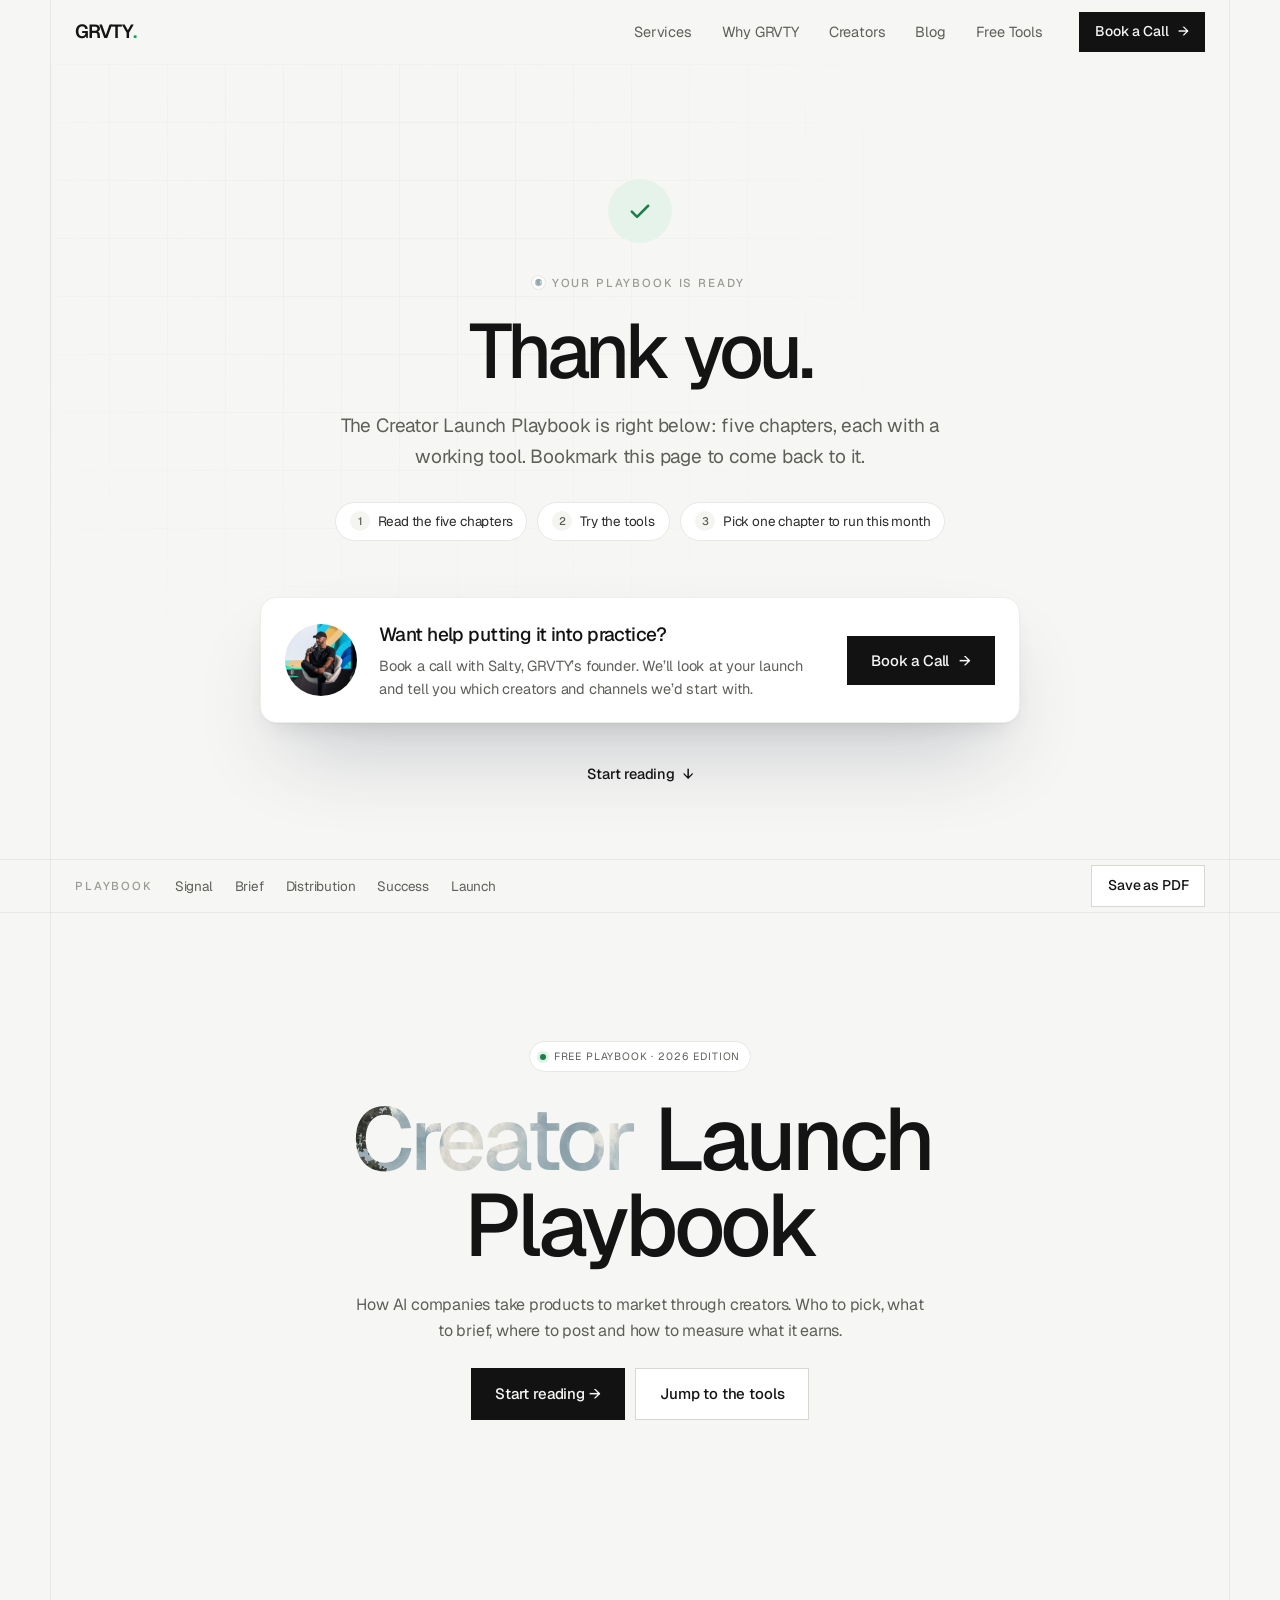
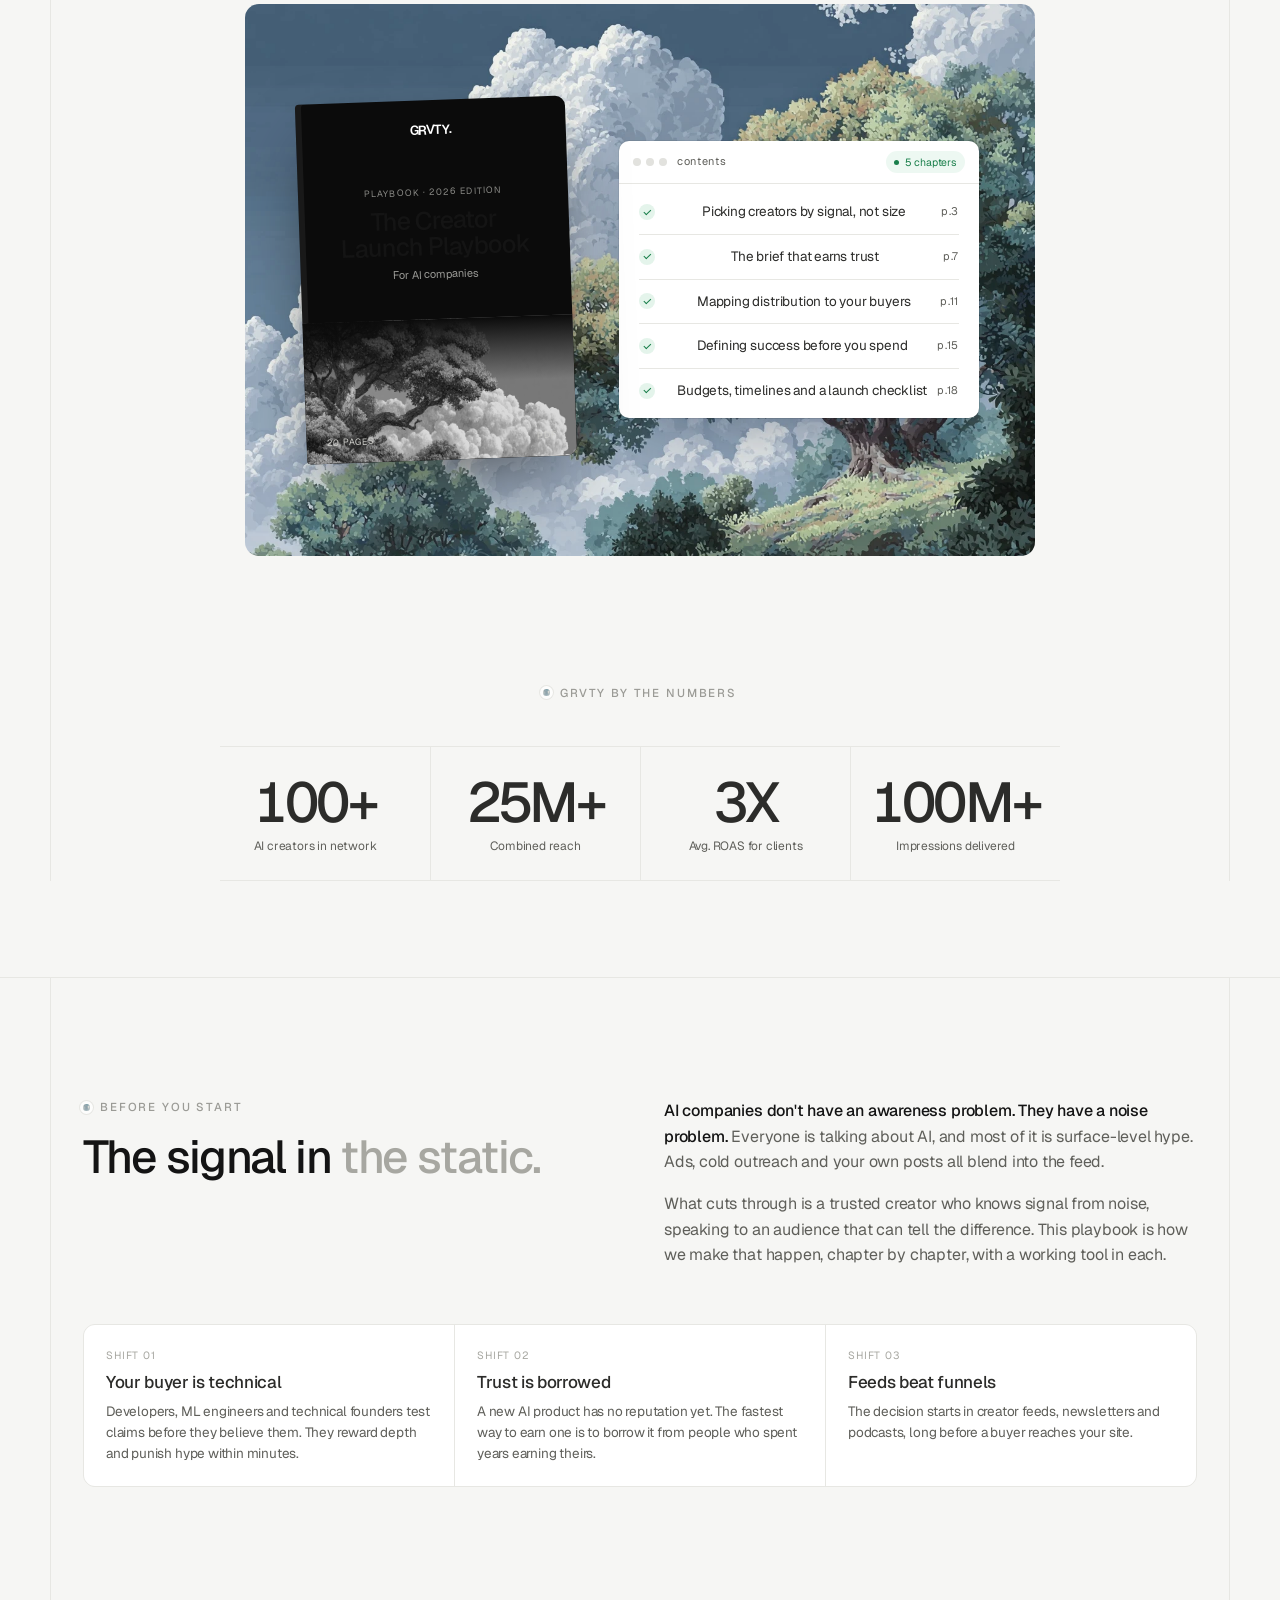
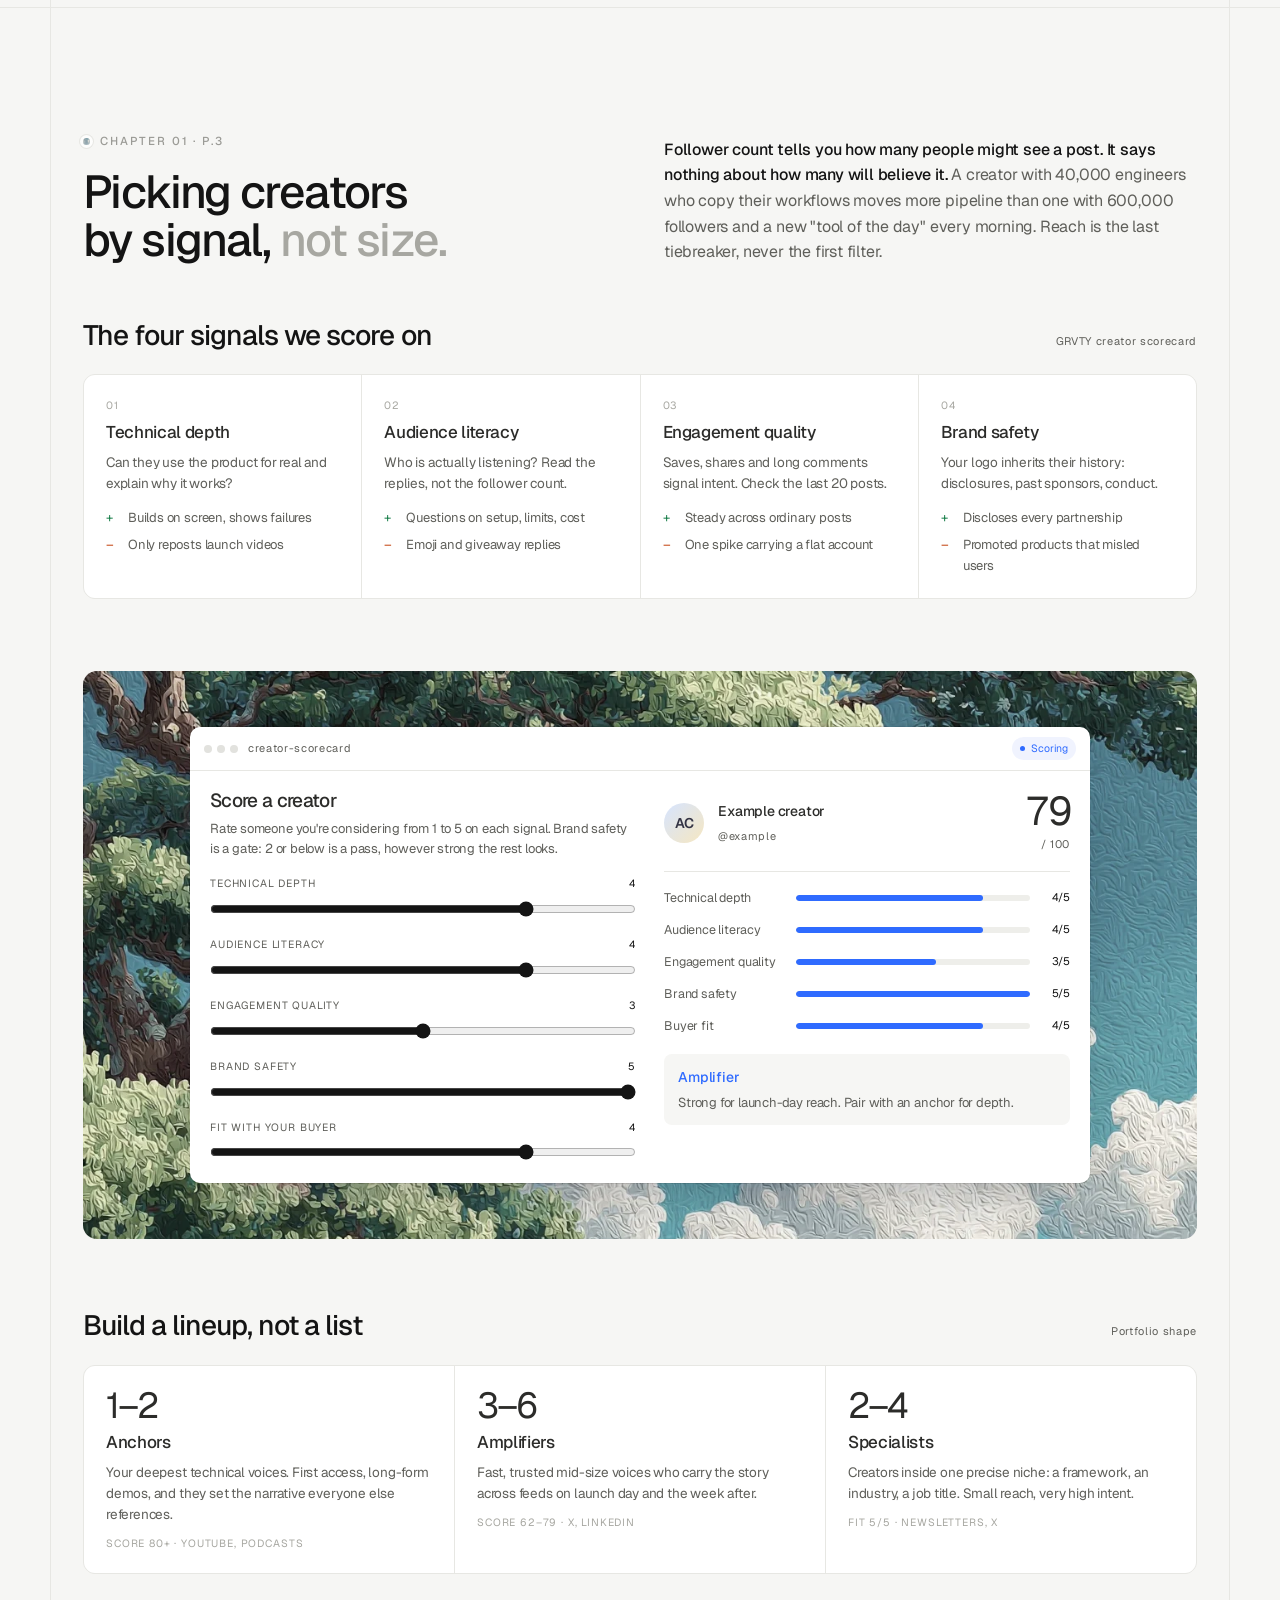
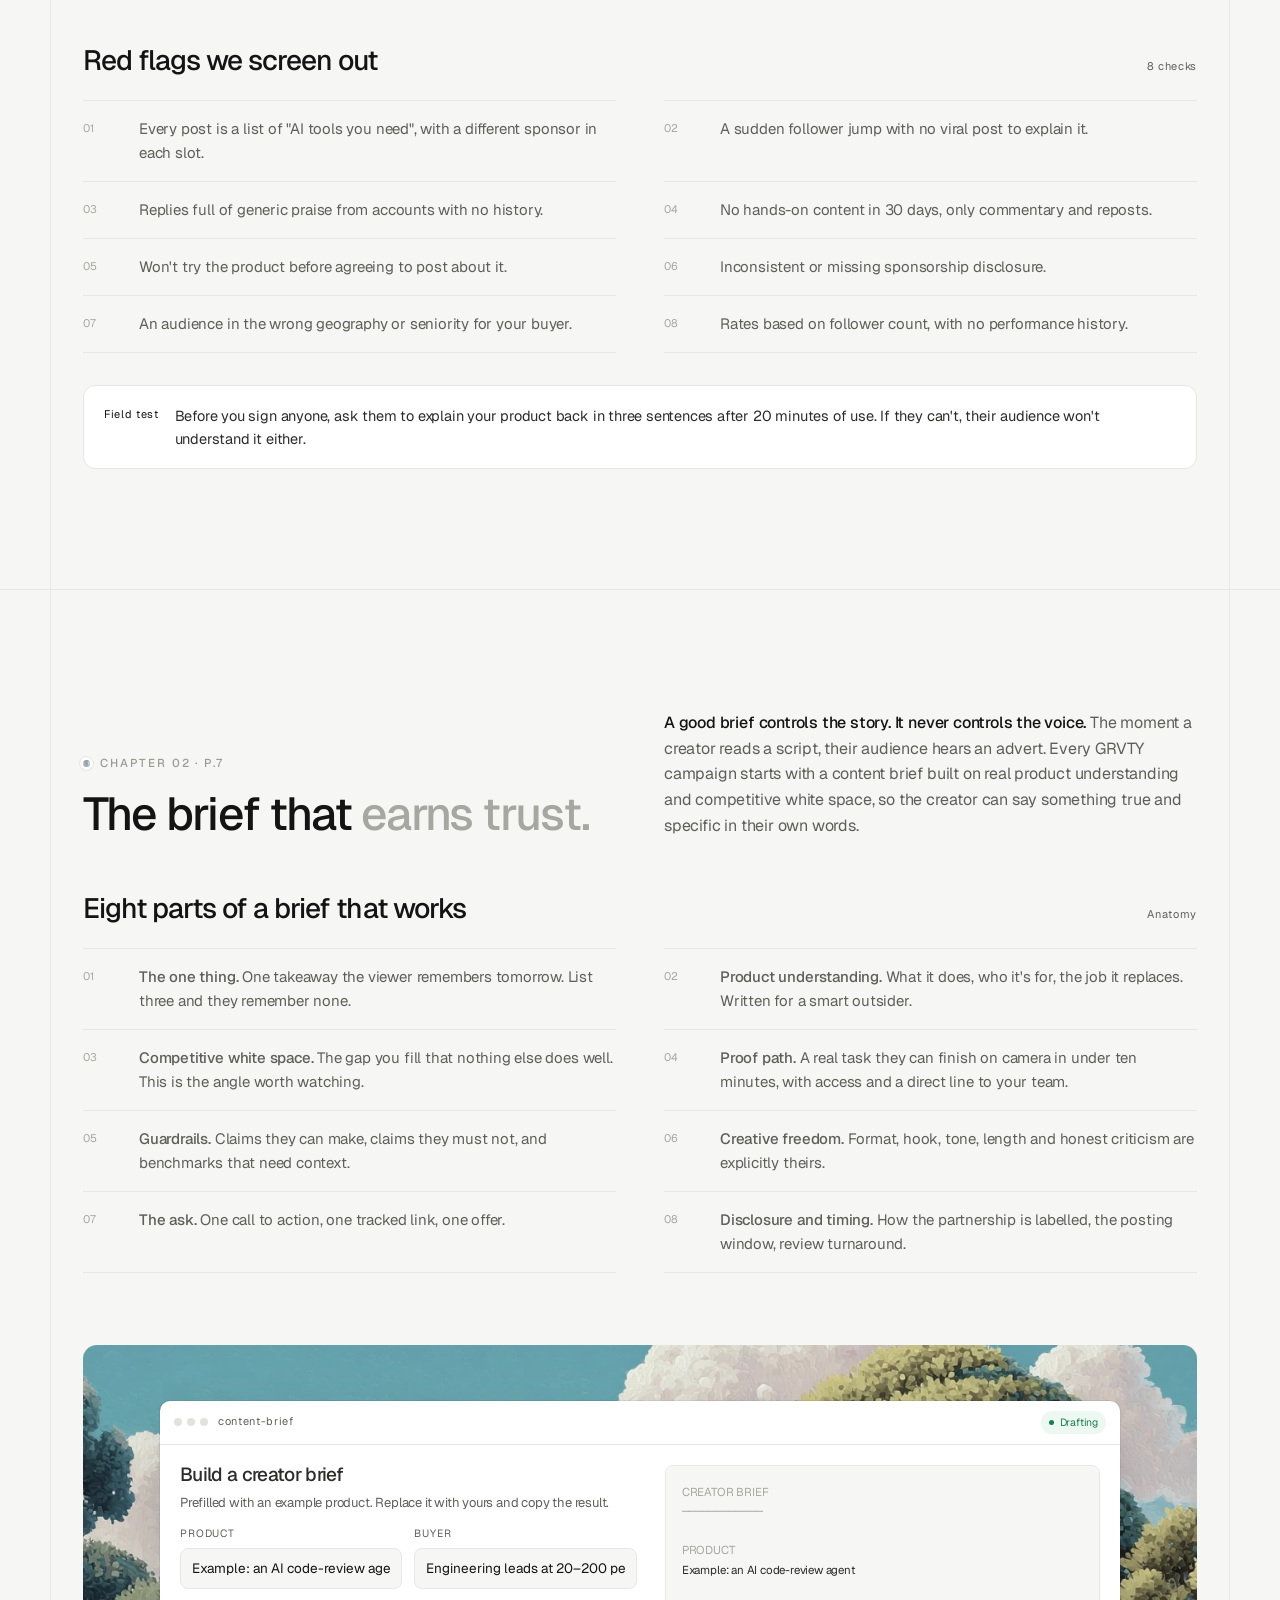
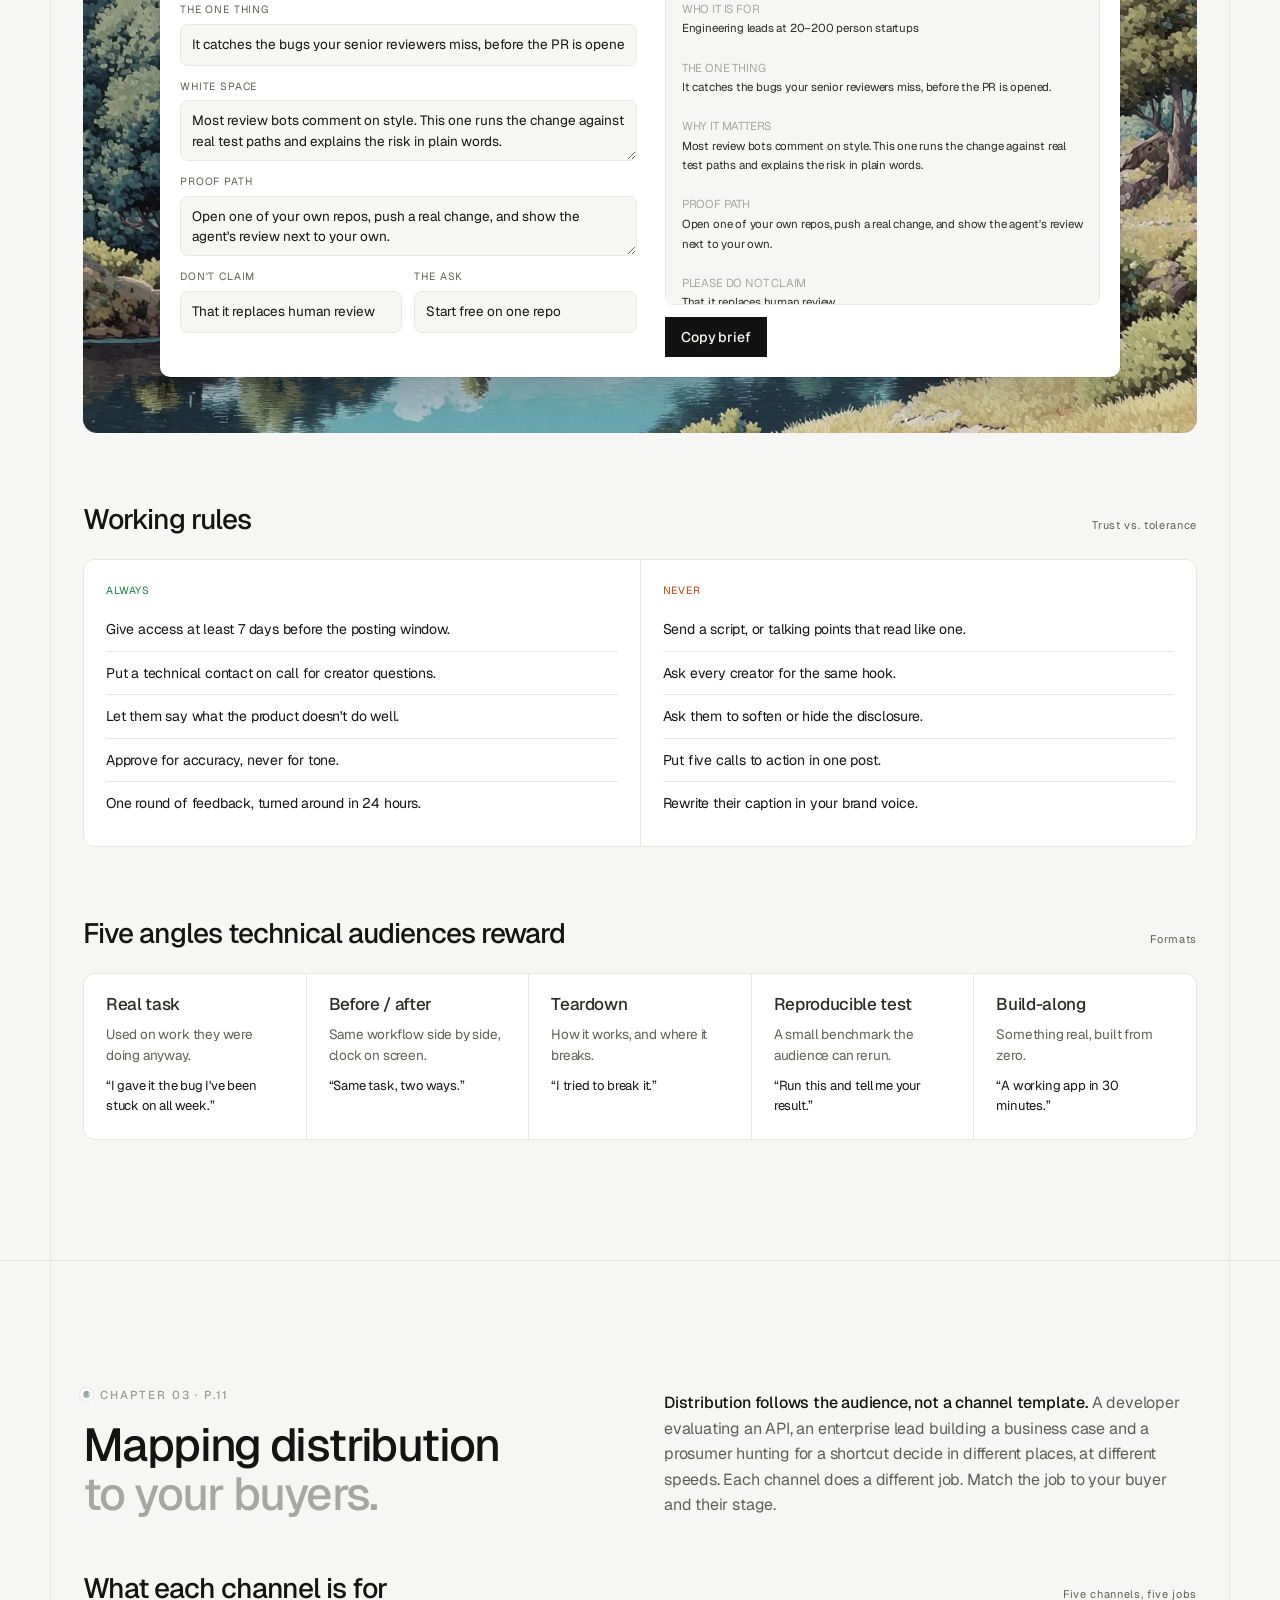
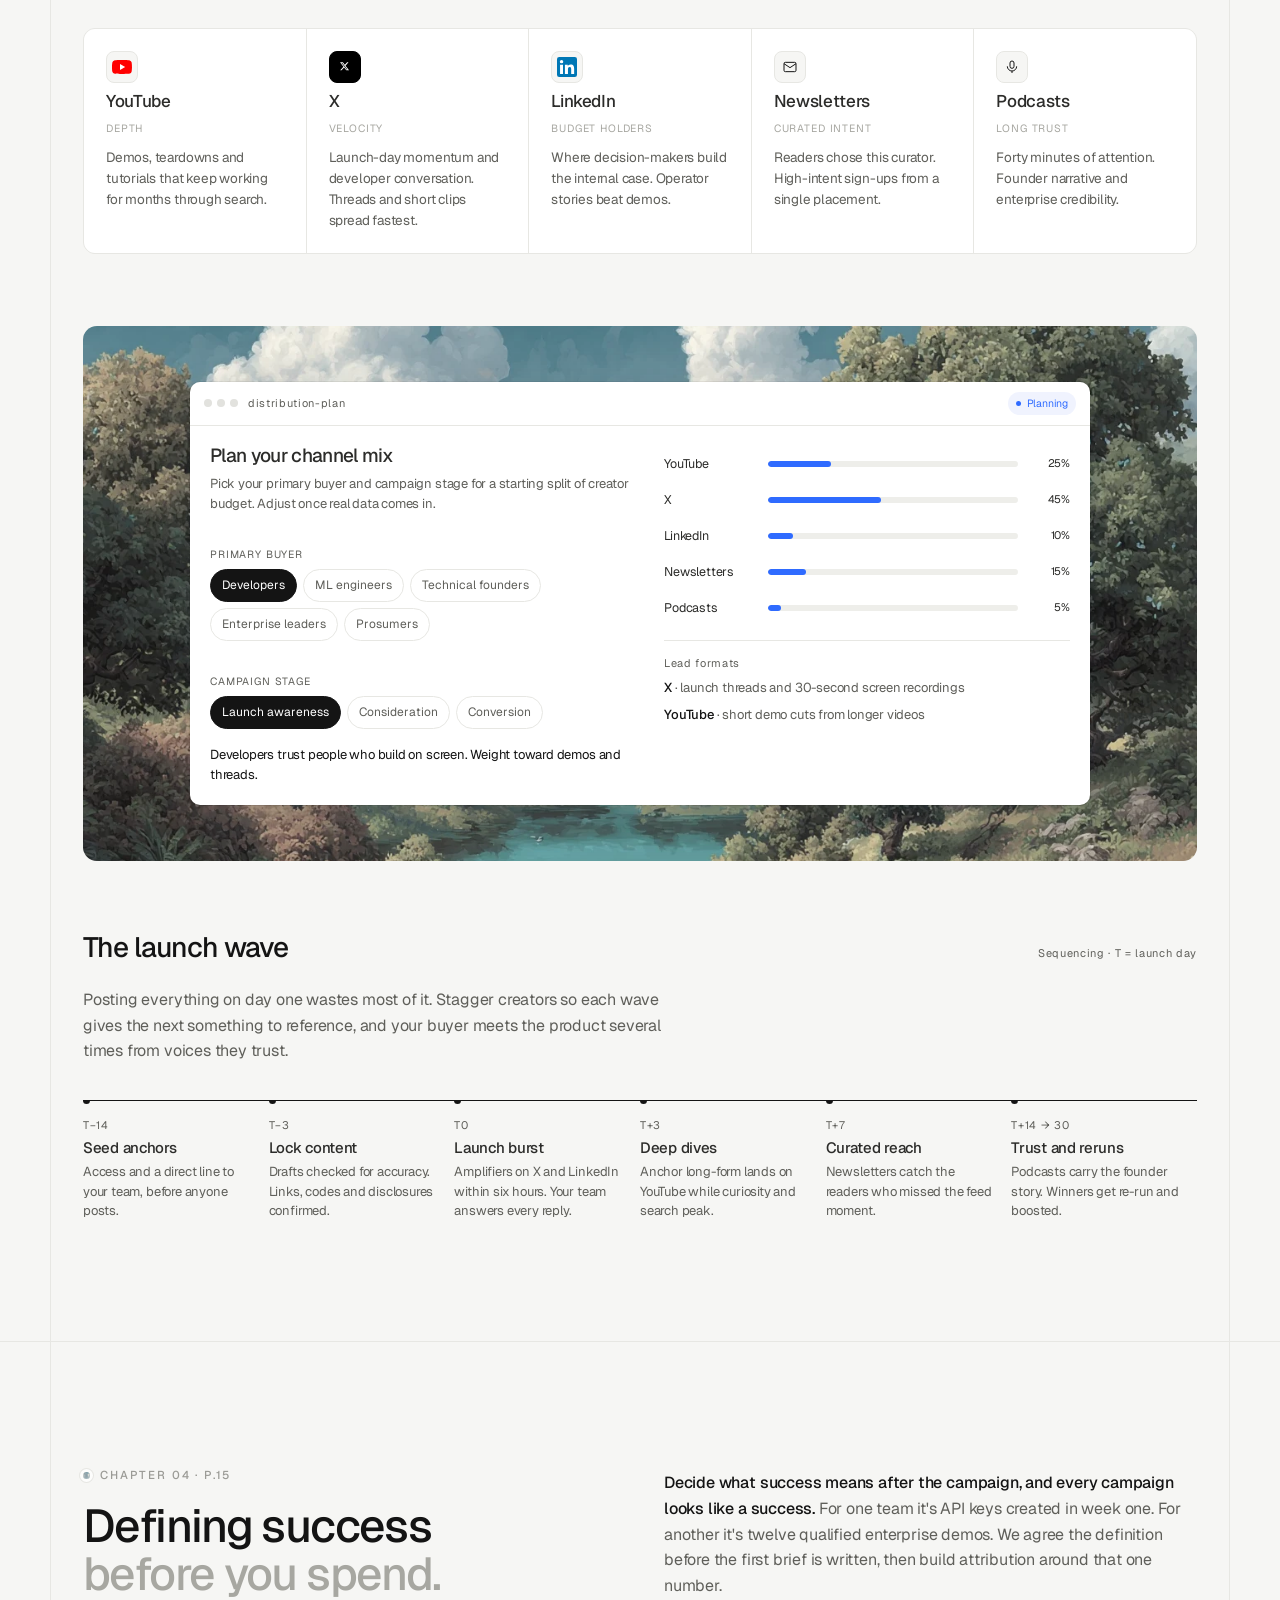
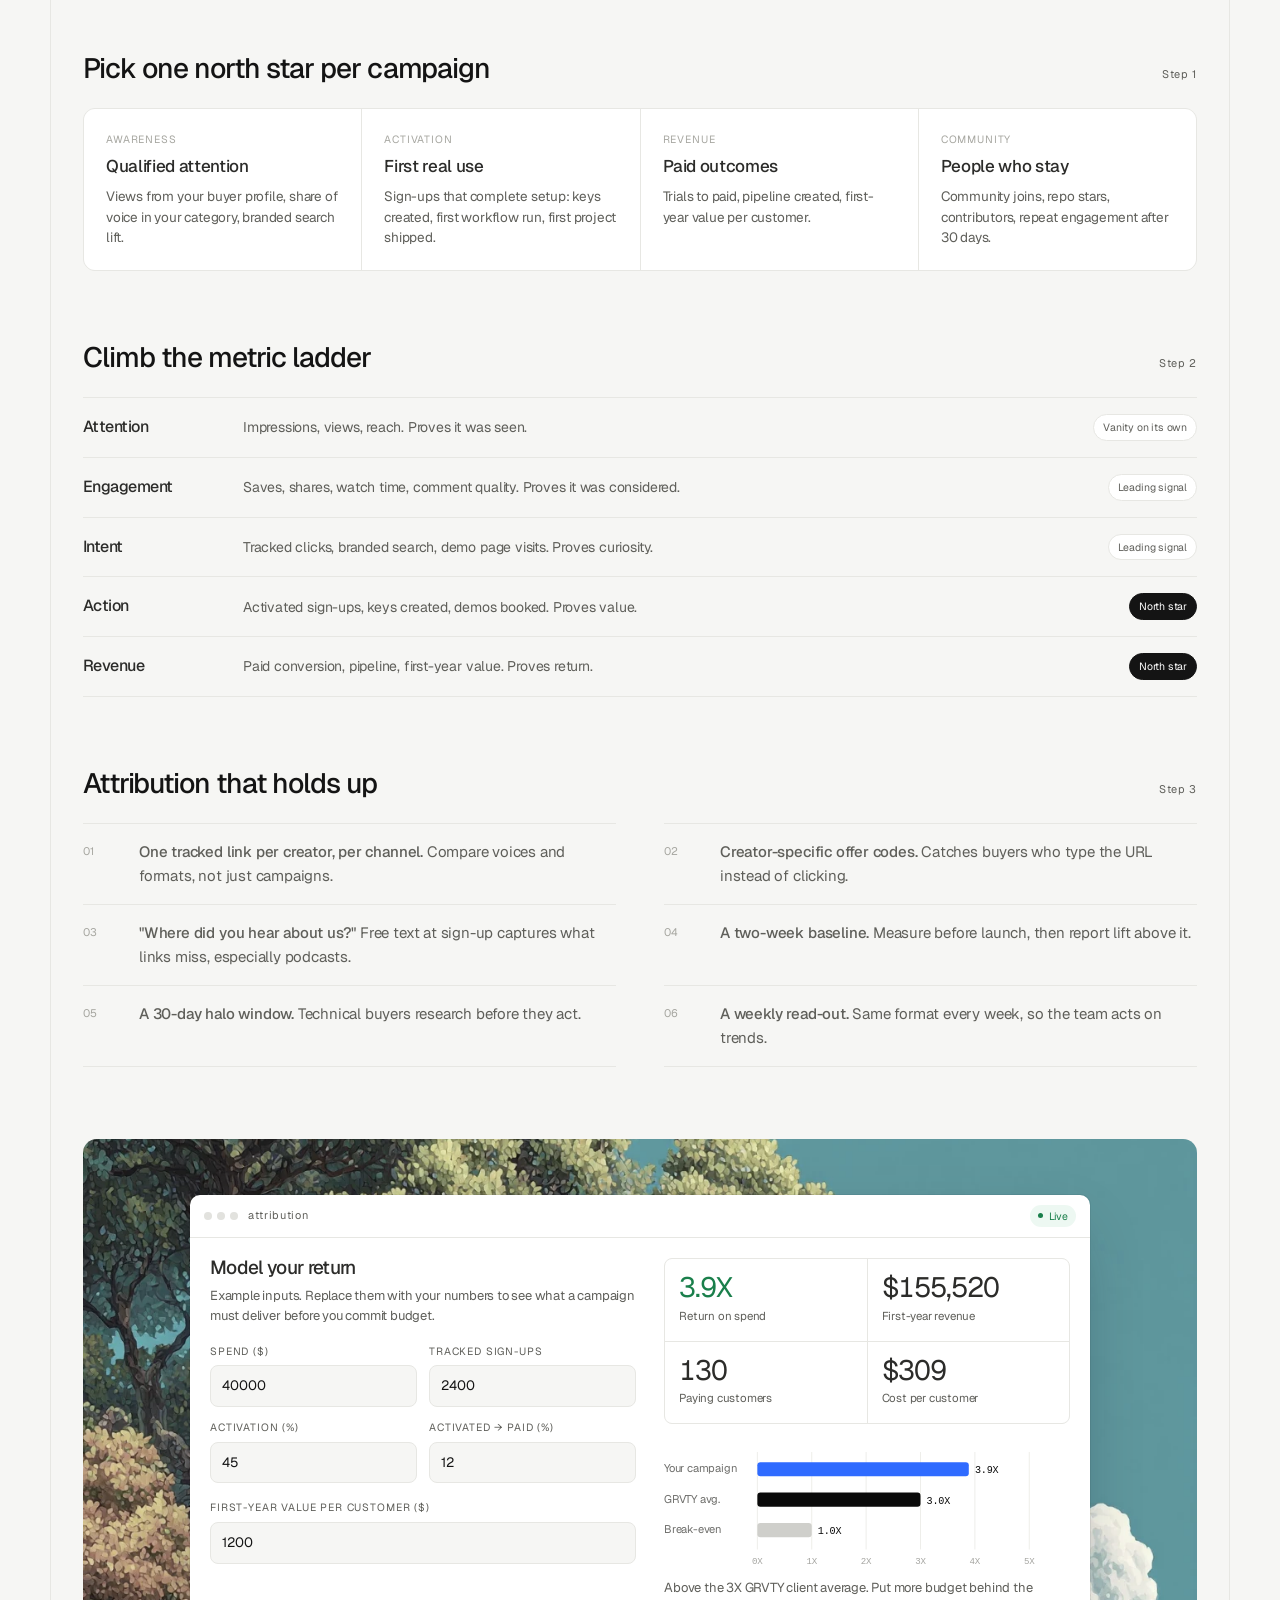
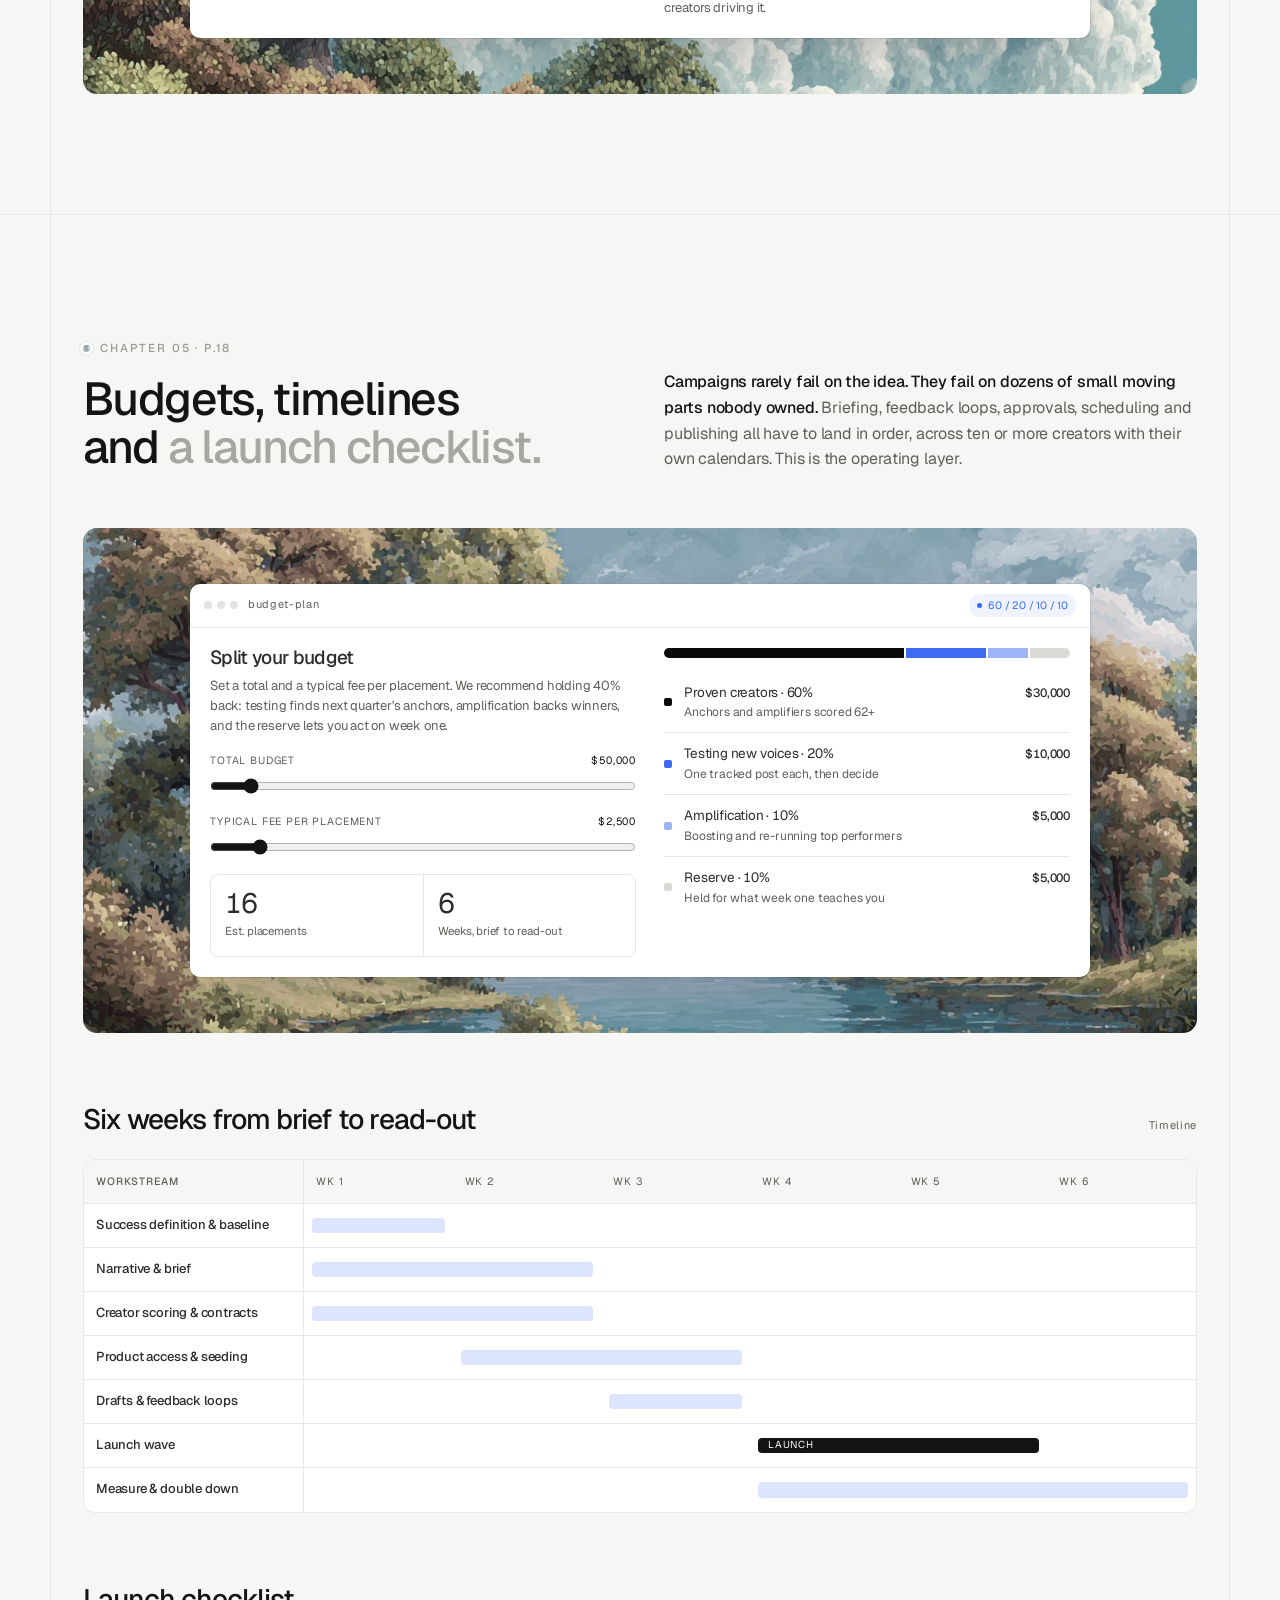
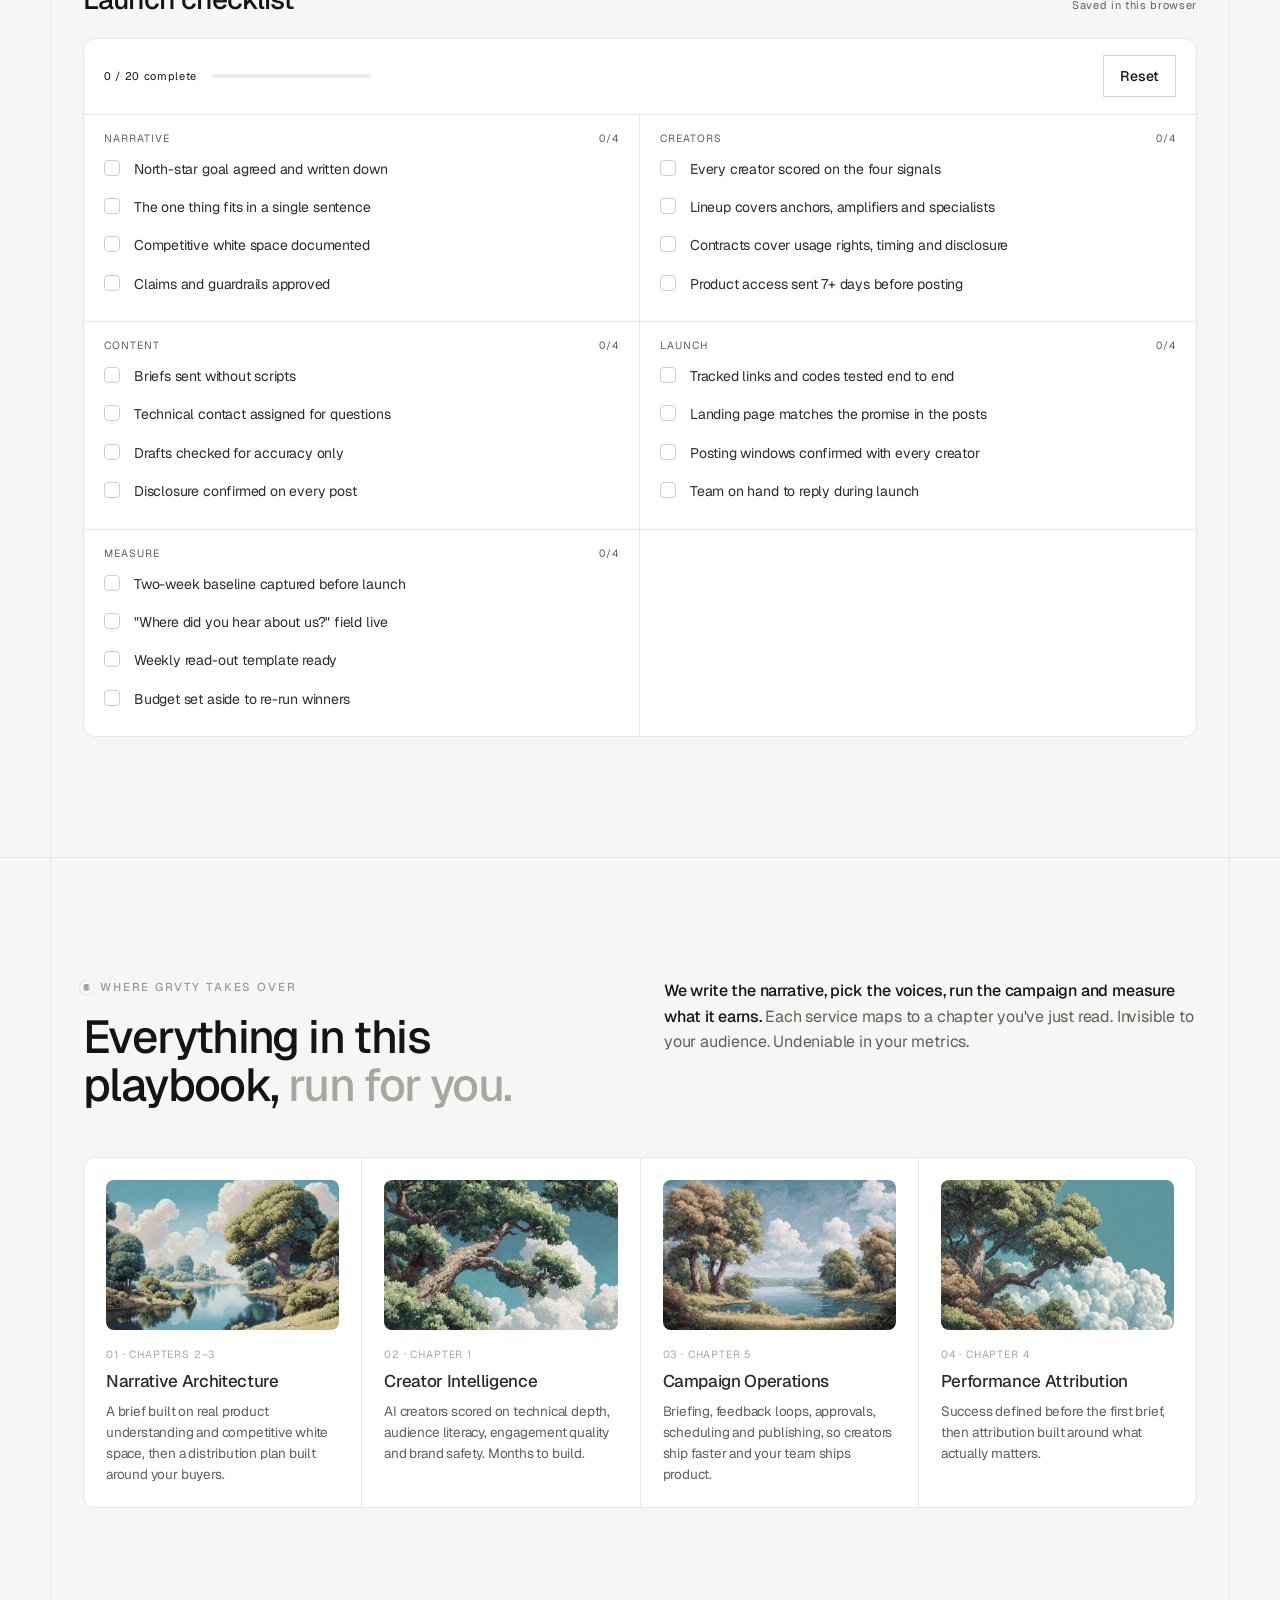
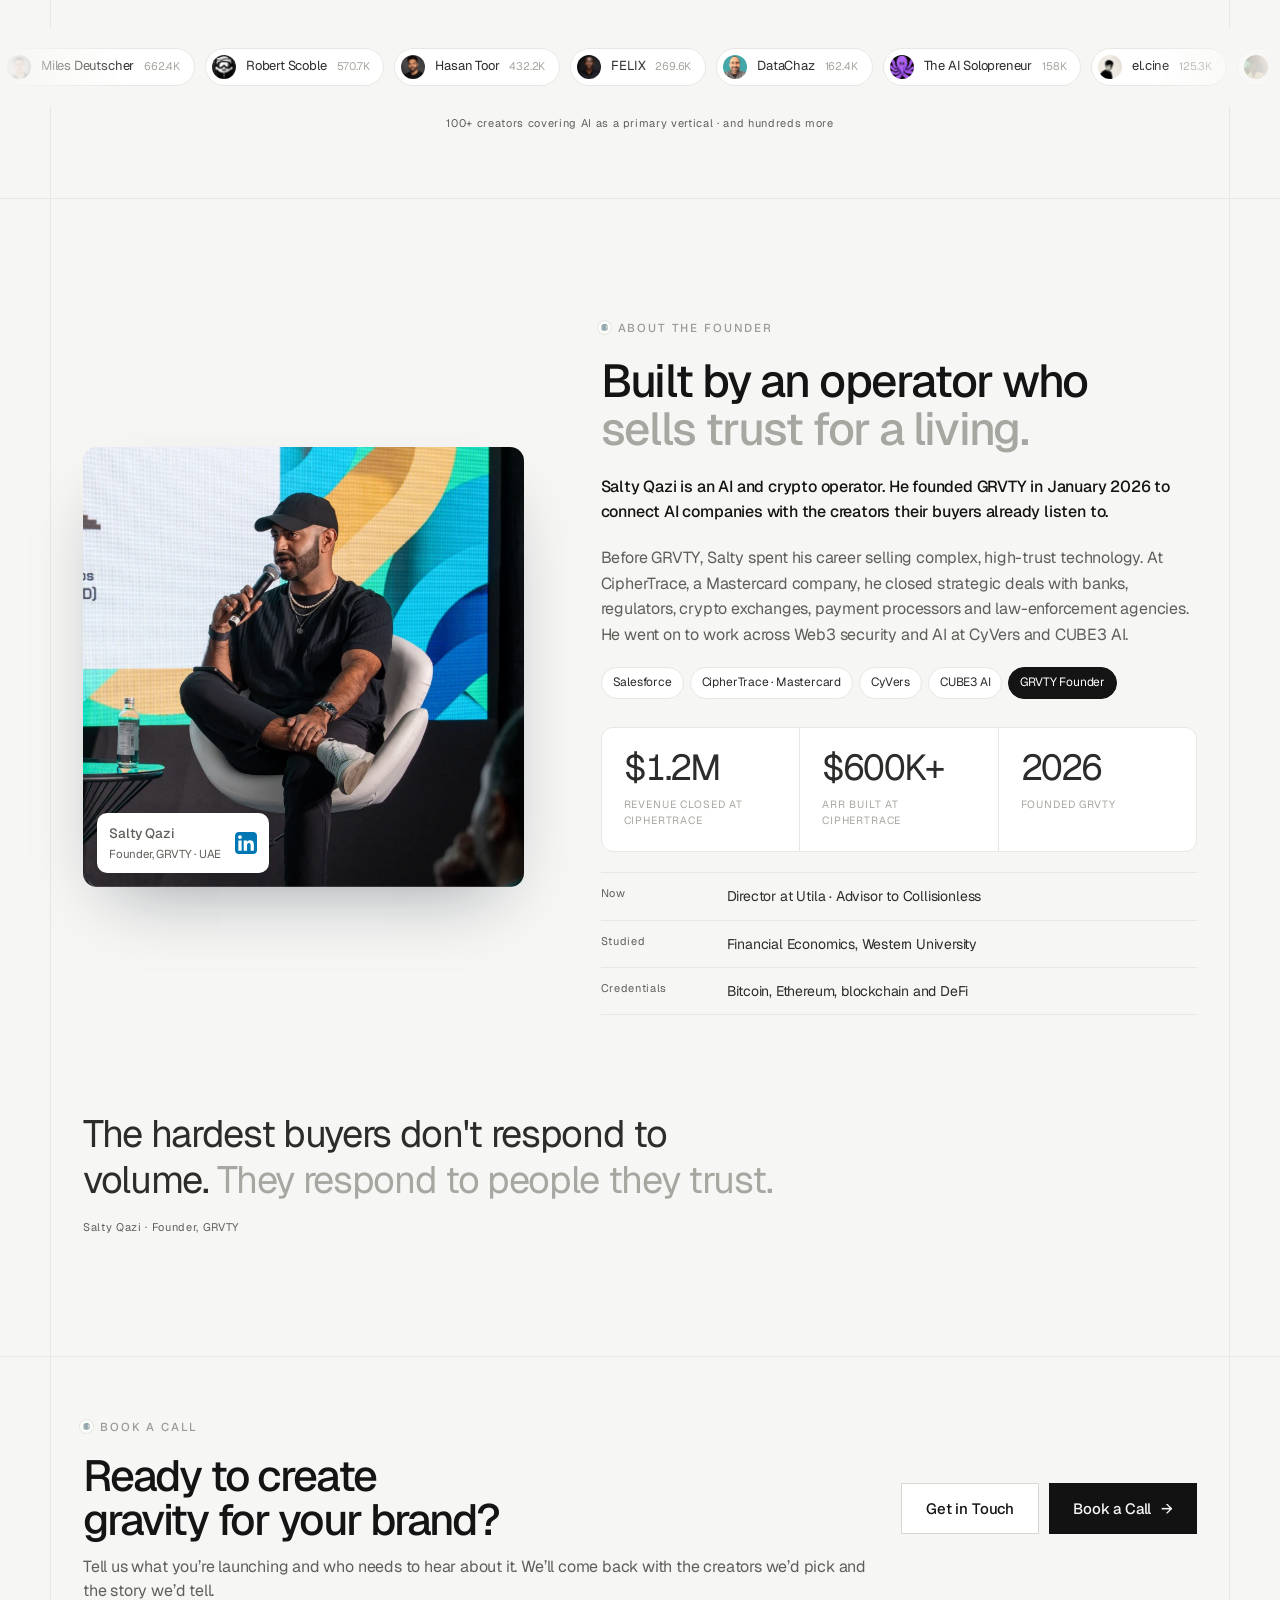
<file: thank-you/index.html>
<!doctype html>
<html lang="en">
<head>
<meta charset="utf-8">
<meta name="viewport" content="width=device-width, initial-scale=1">
<title>Your Creator Launch Playbook — GRVTY</title>
<meta name="description" content="The Creator Launch Playbook for AI companies, from GRVTY.">
<meta name="theme-color" content="#f6f6f4">
<link rel="icon" href="/favicon.svg" type="image/svg+xml">
<link rel="canonical" href="https://grvty.ltd/thank-you/">
<meta property="og:title" content="Your Creator Launch Playbook — GRVTY">
<meta property="og:description" content="The Creator Launch Playbook for AI companies, from GRVTY.">
<script>document.documentElement.classList.add('js')</script>
<link rel="preconnect" href="https://fonts.googleapis.com">
<link rel="preconnect" href="https://fonts.gstatic.com" crossorigin>
<link href="https://fonts.googleapis.com/css2?family=Geist:wght@300;400;500;600;700&display=swap" rel="stylesheet">
<link rel="stylesheet" href="/styles.css?v=33">
<meta name="robots" content="noindex">
<link rel="stylesheet" href="/playbook.css?v=33">
</head>
<body>
<a class="skip" href="#main">Skip to content</a>
<header class="nav" id="nav">
  <div class="rail nav-inner">
    <a href="/" class="logo" aria-label="GRVTY home">GRVTY<span>.</span></a>
    <nav class="nav-links" aria-label="Primary">
      <a href="/#services">Services</a>
      <a href="/#why">Why GRVTY</a>
      <a href="/#creators">Creators</a>
      <a href="/blog/">Blog</a>
      <a href="/tools/">Free Tools</a>
    </nav>
    <a href="https://calendar.app.google/D2n2vk7Z5fZMMSHQA" target="_blank" rel="noopener" class="btn btn-primary btn-sm magnetic">Book a Call <span class="arr">→</span></a>
    <button class="menu-btn" aria-label="Open menu" aria-expanded="false" aria-controls="mobile-menu"><i></i><i></i></button>
  </div>
  <div class="mobile-menu" id="mobile-menu">
    <a href="/#services">Services</a>
    <a href="/#why">Why GRVTY</a>
    <a href="/#creators">Creators</a>
    <a href="/blog/">Blog</a>
    <a href="/tools/">Free Tools</a>
    <a href="https://calendar.app.google/D2n2vk7Z5fZMMSHQA" target="_blank" rel="noopener" class="btn btn-primary">Book a Call <span class="arr">→</span></a>
  </div>
</header>

<main id="main">
  <section class="page-hero ty">
    <div class="rail">
      <div class="ty-check"><svg viewBox="0 0 24 24"><path d="M5 12.5l4.5 4.5L19 7.5"/></svg></div>
      <span class="eyebrow reveal">Your playbook is ready</span>
      <h1 class="reveal" style="--d:80ms;margin-top:20px">Thank you<span data-ty-name></span>.</h1>
      <p class="lede reveal" style="--d:160ms">The Creator Launch Playbook is right below: five chapters, each with a working tool. Bookmark this page to come back to it.</p>
      <div class="ty-steps reveal" style="--d:240ms"><a href="#ch1"><b>1</b>Read the five chapters</a><a href="#tool-score"><b>2</b>Try the tools</a><span><b>3</b>Pick one chapter to run this month</span></div>

      <div class="ty-call reveal" style="--d:320ms">
        <img src="/assets/team/salty-qazi.webp" alt="Salty Qazi" width="144" height="144">
        <div>
          <b>Want help putting it into practice?</b>
          <p>Book a call with Salty, GRVTY’s founder. We’ll look at your launch and tell you which creators and channels we’d start with.</p>
        </div>
        <a href="https://calendar.app.google/D2n2vk7Z5fZMMSHQA" target="_blank" rel="noopener" class="btn btn-primary magnetic">Book a Call <span class="arr">→</span></a>
      </div>
      <a href="#playbook" class="ty-down reveal" style="--d:400ms">Start reading <span>↓</span></a>
    </div>
  </section>

  <div class="pb-chapters" id="playbook">
    <div class="rail">
      <b>Playbook</b>
      <a href="#ch1">Signal</a><a href="#ch2">Brief</a><a href="#ch3">Distribution</a><a href="#ch4">Success</a><a href="#ch5">Launch</a>
      <button type="button" class="btn btn-secondary btn-sm" onclick="window.print()">Save as PDF</button>
    </div>
    <i id="progress"></i>
  </div>

  <div class="pb">
<!-- HERO -->
<section class="pb-hero" id="top">
  <div class="wrap">
    <span class="tag"><i></i>Free playbook · 2026 edition</span>
    <h1><span class="painted">Creator</span> Launch Playbook</h1>
    <p class="lead">How AI companies take products to market through creators. Who to pick, what to brief, where to post and how to measure what it earns.</p>
    <div class="ctas"><a class="btn btn-primary" href="#ch1">Start reading →</a><a class="btn btn-secondary" href="#tool-score">Jump to the tools</a></div>
  </div>
  <div class="wrap">
    <div class="pb-panel">
      <img class="bg" src="/assets/paintings/2.webp" alt="Painted oak on a green hill beneath tall clouds">
      <div class="hero-panel">
        <div class="pb-book" aria-hidden="true">
          <span class="bt">GRVTY.</span>
          <span class="ed">Playbook · 2026 edition</span>
          <h3>The Creator Launch Playbook</h3>
          <span class="sub">For AI companies</span>
          <div class="art"><img src="/assets/paintings/3.webp" alt=""></div>
          <div class="foot"><span>20 PAGES</span><span>PDF</span></div>
        </div>
        <div class="window toc-win">
          <div class="win-bar"><span class="l"><span class="dots"><i></i><i></i><i></i></span><span class="mono">contents</span></span><span class="status">5 chapters</span></div>
          <div class="win-body" style="padding-block:6px">
            <a class="toc-row" href="#ch1"><span class="ck"></span><span>Picking creators by signal, not size</span><span class="mono">p.3</span></a>
            <a class="toc-row" href="#ch2"><span class="ck"></span><span>The brief that earns trust</span><span class="mono">p.7</span></a>
            <a class="toc-row" href="#ch3"><span class="ck"></span><span>Mapping distribution to your buyers</span><span class="mono">p.11</span></a>
            <a class="toc-row" href="#ch4"><span class="ck"></span><span>Defining success before you spend</span><span class="mono">p.15</span></a>
            <a class="toc-row" href="#ch5"><span class="ck"></span><span>Budgets, timelines and a launch checklist</span><span class="mono">p.18</span></a>
          </div>
        </div>
      </div>
    </div>
  </div>
  <div class="wrap" style="padding-block:72px 0">
    <span class="eyebrow">GRVTY by the numbers</span>
    <div class="stats tnum" style="margin-top:20px">
      <div><b>100+</b><span>AI creators in network</span></div>
      <div><b>25M+</b><span>Combined reach</span></div>
      <div><b>3X</b><span>Avg. ROAS for clients</span></div>
      <div><b>100M+</b><span>Impressions delivered</span></div>
    </div>
  </div>
</section>

<!-- PROLOGUE -->
<section class="sec" style="margin-top:96px">
  <div class="wrap">
    <div class="split">
      <div class="col g16">
        <span class="eyebrow">Before you start</span>
        <h2 class="h2">The signal in <span class="g">the static.</span></h2>
      </div>
      <div class="col g16">
        <p class="lead"><b>AI companies don't have an awareness problem. They have a noise problem.</b> Everyone is talking about AI, and most of it is surface-level hype. Ads, cold outreach and your own posts all blend into the feed.</p>
        <p class="lead">What cuts through is a trusted creator who knows signal from noise, speaking to an audience that can tell the difference. This playbook is how we make that happen, chapter by chapter, with a working tool in each.</p>
      </div>
    </div>
    <div class="cells c3" style="margin-top:56px">
      <div class="cell"><span class="k">Shift 01</span><h4>Your buyer is technical</h4><p>Developers, ML engineers and technical founders test claims before they believe them. They reward depth and punish hype within minutes.</p></div>
      <div class="cell"><span class="k">Shift 02</span><h4>Trust is borrowed</h4><p>A new AI product has no reputation yet. The fastest way to earn one is to borrow it from people who spent years earning theirs.</p></div>
      <div class="cell"><span class="k">Shift 03</span><h4>Feeds beat funnels</h4><p>The decision starts in creator feeds, newsletters and podcasts, long before a buyer reaches your site.</p></div>
    </div>
  </div>
</section>

<!-- CHAPTER 1 -->
<section class="sec" id="ch1" data-ch>
  <div class="wrap">
    <div class="ch-head">
      <div>
        <span class="eyebrow">Chapter 01 · p.3</span>
        <h2 class="h2">Picking creators by signal, <span class="g">not size.</span></h2>
      </div>
      <p class="lead"><b>Follower count tells you how many people might see a post. It says nothing about how many will believe it.</b> A creator with 40,000 engineers who copy their workflows moves more pipeline than one with 600,000 followers and a new "tool of the day" every morning. Reach is the last tiebreaker, never the first filter.</p>
    </div>

    <div class="block" style="margin-top:0">
      <div class="hd"><h3>The four signals we score on</h3><span class="mono">GRVTY creator scorecard</span></div>
      <div class="cells c4">
        <div class="cell"><span class="k">01</span><h4>Technical depth</h4><p>Can they use the product for real and explain why it works?</p><ul class="marks"><li class="y">Builds on screen, shows failures</li><li class="n">Only reposts launch videos</li></ul></div>
        <div class="cell"><span class="k">02</span><h4>Audience literacy</h4><p>Who is actually listening? Read the replies, not the follower count.</p><ul class="marks"><li class="y">Questions on setup, limits, cost</li><li class="n">Emoji and giveaway replies</li></ul></div>
        <div class="cell"><span class="k">03</span><h4>Engagement quality</h4><p>Saves, shares and long comments signal intent. Check the last 20 posts.</p><ul class="marks"><li class="y">Steady across ordinary posts</li><li class="n">One spike carrying a flat account</li></ul></div>
        <div class="cell"><span class="k">04</span><h4>Brand safety</h4><p>Your logo inherits their history: disclosures, past sponsors, conduct.</p><ul class="marks"><li class="y">Discloses every partnership</li><li class="n">Promoted products that misled users</li></ul></div>
      </div>
    </div>

    <!-- TOOL 1 -->
    <div class="block" id="tool-score">
      <div class="pb-panel">
        <img class="bg" src="/assets/paintings/1.webp" alt="Oak branch reaching across a painted sky">
        <div class="window" style="max-width:900px;margin-inline:auto">
          <div class="win-bar"><span class="l"><span class="dots"><i></i><i></i><i></i></span><span class="mono">creator-scorecard</span></span><span class="status blue">Scoring</span></div>
          <div class="win-body tool">
            <div class="col g16">
              <div class="col g8"><h4>Score a creator</h4><p class="hint">Rate someone you're considering from 1 to 5 on each signal. Brand safety is a gate: 2 or below is a pass, however strong the rest looks.</p></div>
              <div class="fld"><label for="s-depth">Technical depth <output id="o-depth">4</output></label><input type="range" id="s-depth" min="1" max="5" value="4"></div>
              <div class="fld"><label for="s-lit">Audience literacy <output id="o-lit">4</output></label><input type="range" id="s-lit" min="1" max="5" value="4"></div>
              <div class="fld"><label for="s-eng">Engagement quality <output id="o-eng">3</output></label><input type="range" id="s-eng" min="1" max="5" value="3"></div>
              <div class="fld"><label for="s-safe">Brand safety <output id="o-safe">5</output></label><input type="range" id="s-safe" min="1" max="5" value="5"></div>
              <div class="fld"><label for="s-fit">Fit with your buyer <output id="o-fit">4</output></label><input type="range" id="s-fit" min="1" max="5" value="4"></div>
            </div>
            <div>
              <div class="score-top">
                <span class="avatar">AC</span>
                <span><span class="n">Example creator</span><br><span class="mono">@example</span></span>
                <span class="big"><b class="tnum" id="score">0</b><span class="mono">/ 100</span></span>
              </div>
              <div class="bars" id="bars"></div>
              <div class="verdict" id="verdict"><b id="verdict-t"></b><span class="hint" id="verdict-c"></span></div>
            </div>
          </div>
        </div>
      </div>
    </div>

    <div class="block">
      <div class="hd"><h3>Build a lineup, not a list</h3><span class="mono">Portfolio shape</span></div>
      <div class="cells c3">
        <div class="cell"><span class="big">1–2</span><h4>Anchors</h4><p>Your deepest technical voices. First access, long-form demos, and they set the narrative everyone else references.</p><span class="k">Score 80+ · YouTube, podcasts</span></div>
        <div class="cell"><span class="big">3–6</span><h4>Amplifiers</h4><p>Fast, trusted mid-size voices who carry the story across feeds on launch day and the week after.</p><span class="k">Score 62–79 · X, LinkedIn</span></div>
        <div class="cell"><span class="big">2–4</span><h4>Specialists</h4><p>Creators inside one precise niche: a framework, an industry, a job title. Small reach, very high intent.</p><span class="k">Fit 5/5 · Newsletters, X</span></div>
      </div>
    </div>

    <div class="block">
      <div class="hd"><h3>Red flags we screen out</h3><span class="mono">8 checks</span></div>
      <ol class="olist two">
        <li><span>Every post is a list of "AI tools you need", with a different sponsor in each slot.</span></li>
        <li><span>A sudden follower jump with no viral post to explain it.</span></li>
        <li><span>Replies full of generic praise from accounts with no history.</span></li>
        <li><span>No hands-on content in 30 days, only commentary and reposts.</span></li>
        <li><span>Won't try the product before agreeing to post about it.</span></li>
        <li><span>Inconsistent or missing sponsorship disclosure.</span></li>
        <li><span>An audience in the wrong geography or seniority for your buyer.</span></li>
        <li><span>Rates based on follower count, with no performance history.</span></li>
      </ol>
      <div class="note"><span class="mono">Field test</span><span>Before you sign anyone, ask them to explain your product back in three sentences after 20 minutes of use. If they can't, their audience won't understand it either.</span></div>
    </div>
  </div>
</section>

<!-- CHAPTER 2 -->
<section class="sec" id="ch2" data-ch>
  <div class="wrap">
    <div class="ch-head">
      <div>
        <span class="eyebrow">Chapter 02 · p.7</span>
        <h2 class="h2">The brief that <span class="g">earns trust.</span></h2>
      </div>
      <p class="lead"><b>A good brief controls the story. It never controls the voice.</b> The moment a creator reads a script, their audience hears an advert. Every GRVTY campaign starts with a content brief built on real product understanding and competitive white space, so the creator can say something true and specific in their own words.</p>
    </div>

    <div class="block" style="margin-top:0">
      <div class="hd"><h3>Eight parts of a brief that works</h3><span class="mono">Anatomy</span></div>
      <ol class="olist two">
        <li><span><b>The one thing.</b> One takeaway the viewer remembers tomorrow. List three and they remember none.</span></li>
        <li><span><b>Product understanding.</b> What it does, who it's for, the job it replaces. Written for a smart outsider.</span></li>
        <li><span><b>Competitive white space.</b> The gap you fill that nothing else does well. This is the angle worth watching.</span></li>
        <li><span><b>Proof path.</b> A real task they can finish on camera in under ten minutes, with access and a direct line to your team.</span></li>
        <li><span><b>Guardrails.</b> Claims they can make, claims they must not, and benchmarks that need context.</span></li>
        <li><span><b>Creative freedom.</b> Format, hook, tone, length and honest criticism are explicitly theirs.</span></li>
        <li><span><b>The ask.</b> One call to action, one tracked link, one offer.</span></li>
        <li><span><b>Disclosure and timing.</b> How the partnership is labelled, the posting window, review turnaround.</span></li>
      </ol>
    </div>

    <!-- TOOL 2 -->
    <div class="block" id="tool-brief">
      <div class="pb-panel">
        <img class="bg" src="/assets/paintings/4.webp" alt="Calm river reflecting trees and clouds">
        <div class="window" style="max-width:960px;margin-inline:auto">
          <div class="win-bar"><span class="l"><span class="dots"><i></i><i></i><i></i></span><span class="mono">content-brief</span></span><span class="status">Drafting</span></div>
          <div class="win-body tool">
            <div class="col g12">
              <div class="col g8"><h4>Build a creator brief</h4><p class="hint">Prefilled with an example product. Replace it with yours and copy the result.</p></div>
              <div class="grid2">
                <div class="fld"><label for="b-product">Product</label><input type="text" id="b-product" value="Example: an AI code-review agent"></div>
                <div class="fld"><label for="b-buyer">Buyer</label><input type="text" id="b-buyer" value="Engineering leads at 20–200 person startups"></div>
              </div>
              <div class="fld"><label for="b-one">The one thing</label><input type="text" id="b-one" value="It catches the bugs your senior reviewers miss, before the PR is opened."></div>
              <div class="fld"><label for="b-space">White space</label><textarea id="b-space">Most review bots comment on style. This one runs the change against real test paths and explains the risk in plain words.</textarea></div>
              <div class="fld"><label for="b-proof">Proof path</label><textarea id="b-proof">Open one of your own repos, push a real change, and show the agent's review next to your own.</textarea></div>
              <div class="grid2">
                <div class="fld"><label for="b-guard">Don't claim</label><input type="text" id="b-guard" value="That it replaces human review"></div>
                <div class="fld"><label for="b-cta">The ask</label><input type="text" id="b-cta" value="Start free on one repo"></div>
              </div>
            </div>
            <div class="col g12">
              <div class="paper" id="brief-out" aria-live="polite"></div>
              <div style="display:flex;gap:10px;align-items:center"><button class="btn btn-primary btn-sm" id="copy-brief" type="button">Copy brief</button><span class="toast" id="brief-toast"></span></div>
            </div>
          </div>
        </div>
      </div>
    </div>

    <div class="block">
      <div class="hd"><h3>Working rules</h3><span class="mono">Trust vs. tolerance</span></div>
      <div class="cells c2 mn">
        <div class="cell"><span class="k" style="color:var(--green)">Always</span><ul>
          <li>Give access at least 7 days before the posting window.</li>
          <li>Put a technical contact on call for creator questions.</li>
          <li>Let them say what the product doesn't do well.</li>
          <li>Approve for accuracy, never for tone.</li>
          <li>One round of feedback, turned around in 24 hours.</li>
        </ul></div>
        <div class="cell"><span class="k" style="color:#C2410C">Never</span><ul>
          <li>Send a script, or talking points that read like one.</li>
          <li>Ask every creator for the same hook.</li>
          <li>Ask them to soften or hide the disclosure.</li>
          <li>Put five calls to action in one post.</li>
          <li>Rewrite their caption in your brand voice.</li>
        </ul></div>
      </div>
    </div>

    <div class="block">
      <div class="hd"><h3>Five angles technical audiences reward</h3><span class="mono">Formats</span></div>
      <div class="cells c5">
        <div class="cell hook"><h4>Real task</h4><p>Used on work they were doing anyway.</p><q>I gave it the bug I've been stuck on all week.</q></div>
        <div class="cell hook"><h4>Before / after</h4><p>Same workflow side by side, clock on screen.</p><q>Same task, two ways.</q></div>
        <div class="cell hook"><h4>Teardown</h4><p>How it works, and where it breaks.</p><q>I tried to break it.</q></div>
        <div class="cell hook"><h4>Reproducible test</h4><p>A small benchmark the audience can rerun.</p><q>Run this and tell me your result.</q></div>
        <div class="cell hook"><h4>Build-along</h4><p>Something real, built from zero.</p><q>A working app in 30 minutes.</q></div>
      </div>
    </div>
  </div>
</section>

<!-- CHAPTER 3 -->
<section class="sec" id="ch3" data-ch>
  <div class="wrap">
    <div class="ch-head">
      <div>
        <span class="eyebrow">Chapter 03 · p.11</span>
        <h2 class="h2">Mapping distribution <span class="g">to your buyers.</span></h2>
      </div>
      <p class="lead"><b>Distribution follows the audience, not a channel template.</b> A developer evaluating an API, an enterprise lead building a business case and a prosumer hunting for a shortcut decide in different places, at different speeds. Each channel does a different job. Match the job to your buyer and their stage.</p>
    </div>

    <div class="block" style="margin-top:0">
      <div class="hd"><h3>What each channel is for</h3><span class="mono">Five channels, five jobs</span></div>
      <div class="cells c5">
        <div class="cell"><span class="ico"><img src="/assets/platforms/youtube.svg" alt=""></span><h4>YouTube</h4><span class="k">Depth</span><p>Demos, teardowns and tutorials that keep working for months through search.</p></div>
        <div class="cell"><span class="ico x"><img src="/assets/platforms/x.svg" alt=""></span><h4>X</h4><span class="k">Velocity</span><p>Launch-day momentum and developer conversation. Threads and short clips spread fastest.</p></div>
        <div class="cell"><span class="ico"><img src="/assets/platforms/linkedin.svg" alt=""></span><h4>LinkedIn</h4><span class="k">Budget holders</span><p>Where decision-makers build the internal case. Operator stories beat demos.</p></div>
        <div class="cell"><span class="ico"><svg viewBox="0 0 24 24"><rect x="3" y="5" width="18" height="14" rx="2"/><path d="m3 7 9 6 9-6"/></svg></span><h4>Newsletters</h4><span class="k">Curated intent</span><p>Readers chose this curator. High-intent sign-ups from a single placement.</p></div>
        <div class="cell"><span class="ico"><svg viewBox="0 0 24 24"><rect x="9" y="3" width="6" height="11" rx="3"/><path d="M5 11a7 7 0 0 0 14 0M12 18v3"/></svg></span><h4>Podcasts</h4><span class="k">Long trust</span><p>Forty minutes of attention. Founder narrative and enterprise credibility.</p></div>
      </div>
    </div>

    <!-- TOOL 3 -->
    <div class="block" id="tool-mix">
      <div class="pb-panel">
        <img class="bg" src="/assets/paintings/6.webp" alt="Painted valley with a turquoise lake">
        <div class="window" style="max-width:900px;margin-inline:auto">
          <div class="win-bar"><span class="l"><span class="dots"><i></i><i></i><i></i></span><span class="mono">distribution-plan</span></span><span class="status blue">Planning</span></div>
          <div class="win-body tool">
            <div class="col g16">
              <div class="col g8"><h4>Plan your channel mix</h4><p class="hint">Pick your primary buyer and campaign stage for a starting split of creator budget. Adjust once real data comes in.</p></div>
              <div class="fld"><span class="lbl">Primary buyer</span>
                <div class="pills" id="buyer-seg" role="group" aria-label="Primary buyer">
                  <button type="button" data-v="dev" aria-pressed="true">Developers</button>
                  <button type="button" data-v="ml" aria-pressed="false">ML engineers</button>
                  <button type="button" data-v="founder" aria-pressed="false">Technical founders</button>
                  <button type="button" data-v="enterprise" aria-pressed="false">Enterprise leaders</button>
                  <button type="button" data-v="prosumer" aria-pressed="false">Prosumers</button>
                </div>
              </div>
              <div class="fld"><span class="lbl">Campaign stage</span>
                <div class="pills" id="stage-seg" role="group" aria-label="Campaign stage">
                  <button type="button" data-v="aware" aria-pressed="true">Launch awareness</button>
                  <button type="button" data-v="consider" aria-pressed="false">Consideration</button>
                  <button type="button" data-v="convert" aria-pressed="false">Conversion</button>
                </div>
              </div>
              <p class="hint" id="mix-note" style="color:var(--fg)"></p>
            </div>
            <div>
              <div id="mix"></div>
              <div class="formats" id="formats"></div>
            </div>
          </div>
        </div>
      </div>
    </div>

    <div class="block">
      <div class="hd"><h3>The launch wave</h3><span class="mono">Sequencing · T = launch day</span></div>
      <p class="lead" style="margin-bottom:36px">Posting everything on day one wastes most of it. Stagger creators so each wave gives the next something to reference, and your buyer meets the product several times from voices they trust.</p>
      <div class="scroll-x">
        <div class="wave">
          <div><span class="mono">T−14</span><h4>Seed anchors</h4><p>Access and a direct line to your team, before anyone posts.</p></div>
          <div><span class="mono">T−3</span><h4>Lock content</h4><p>Drafts checked for accuracy. Links, codes and disclosures confirmed.</p></div>
          <div><span class="mono">T0</span><h4>Launch burst</h4><p>Amplifiers on X and LinkedIn within six hours. Your team answers every reply.</p></div>
          <div><span class="mono">T+3</span><h4>Deep dives</h4><p>Anchor long-form lands on YouTube while curiosity and search peak.</p></div>
          <div><span class="mono">T+7</span><h4>Curated reach</h4><p>Newsletters catch the readers who missed the feed moment.</p></div>
          <div><span class="mono">T+14 → 30</span><h4>Trust and reruns</h4><p>Podcasts carry the founder story. Winners get re-run and boosted.</p></div>
        </div>
      </div>
    </div>
  </div>
</section>

<!-- CHAPTER 4 -->
<section class="sec" id="ch4" data-ch>
  <div class="wrap">
    <div class="ch-head">
      <div>
        <span class="eyebrow">Chapter 04 · p.15</span>
        <h2 class="h2">Defining success <span class="g">before you spend.</span></h2>
      </div>
      <p class="lead"><b>Decide what success means after the campaign, and every campaign looks like a success.</b> For one team it's API keys created in week one. For another it's twelve qualified enterprise demos. We agree the definition before the first brief is written, then build attribution around that one number.</p>
    </div>

    <div class="block" style="margin-top:0">
      <div class="hd"><h3>Pick one north star per campaign</h3><span class="mono">Step 1</span></div>
      <div class="cells c4">
        <div class="cell"><span class="k">Awareness</span><h4>Qualified attention</h4><p>Views from your buyer profile, share of voice in your category, branded search lift.</p></div>
        <div class="cell"><span class="k">Activation</span><h4>First real use</h4><p>Sign-ups that complete setup: keys created, first workflow run, first project shipped.</p></div>
        <div class="cell"><span class="k">Revenue</span><h4>Paid outcomes</h4><p>Trials to paid, pipeline created, first-year value per customer.</p></div>
        <div class="cell"><span class="k">Community</span><h4>People who stay</h4><p>Community joins, repo stars, contributors, repeat engagement after 30 days.</p></div>
      </div>
    </div>

    <div class="block">
      <div class="hd"><h3>Climb the metric ladder</h3><span class="mono">Step 2</span></div>
      <div class="ladder">
        <div class="rung"><h4>Attention</h4><p>Impressions, views, reach. Proves it was seen.</p><span class="chip">Vanity on its own</span></div>
        <div class="rung"><h4>Engagement</h4><p>Saves, shares, watch time, comment quality. Proves it was considered.</p><span class="chip">Leading signal</span></div>
        <div class="rung"><h4>Intent</h4><p>Tracked clicks, branded search, demo page visits. Proves curiosity.</p><span class="chip">Leading signal</span></div>
        <div class="rung"><h4>Action</h4><p>Activated sign-ups, keys created, demos booked. Proves value.</p><span class="chip star">North star</span></div>
        <div class="rung"><h4>Revenue</h4><p>Paid conversion, pipeline, first-year value. Proves return.</p><span class="chip star">North star</span></div>
      </div>
    </div>

    <div class="block">
      <div class="hd"><h3>Attribution that holds up</h3><span class="mono">Step 3</span></div>
      <ol class="olist two">
        <li><span><b>One tracked link per creator, per channel.</b> Compare voices and formats, not just campaigns.</span></li>
        <li><span><b>Creator-specific offer codes.</b> Catches buyers who type the URL instead of clicking.</span></li>
        <li><span><b>"Where did you hear about us?"</b> Free text at sign-up captures what links miss, especially podcasts.</span></li>
        <li><span><b>A two-week baseline.</b> Measure before launch, then report lift above it.</span></li>
        <li><span><b>A 30-day halo window.</b> Technical buyers research before they act.</span></li>
        <li><span><b>A weekly read-out.</b> Same format every week, so the team acts on trends.</span></li>
      </ol>
    </div>

    <!-- TOOL 4 -->
    <div class="block" id="tool-roas">
      <div class="pb-panel">
        <img class="bg" src="/assets/paintings/3.webp" alt="Sunlit canopy leaning over a bank of clouds">
        <div class="window" style="max-width:900px;margin-inline:auto">
          <div class="win-bar"><span class="l"><span class="dots"><i></i><i></i><i></i></span><span class="mono">attribution</span></span><span class="status">Live</span></div>
          <div class="win-body tool">
            <div class="col g16">
              <div class="col g8"><h4>Model your return</h4><p class="hint">Example inputs. Replace them with your numbers to see what a campaign must deliver before you commit budget.</p></div>
              <div class="grid2">
                <div class="fld"><label for="r-spend">Spend ($)</label><input type="number" id="r-spend" value="40000" min="0" step="1000"></div>
                <div class="fld"><label for="r-sign">Tracked sign-ups</label><input type="number" id="r-sign" value="2400" min="0" step="50"></div>
                <div class="fld"><label for="r-act">Activation (%)</label><input type="number" id="r-act" value="45" min="0" max="100"></div>
                <div class="fld"><label for="r-conv">Activated → paid (%)</label><input type="number" id="r-conv" value="12" min="0" max="100"></div>
              </div>
              <div class="fld"><label for="r-val">First-year value per customer ($)</label><input type="number" id="r-val" value="1200" min="0" step="50"></div>
            </div>
            <div class="col g12">
              <div class="kpis tnum">
                <div><b id="k-roas">0X</b><span>Return on spend</span></div>
                <div><b id="k-rev">$0</b><span>First-year revenue</span></div>
                <div><b id="k-cust">0</b><span>Paying customers</span></div>
                <div><b id="k-cac">$0</b><span>Cost per customer</span></div>
              </div>
              <div class="pb-chart" id="roas-chart" aria-label="Return compared with break-even and the GRVTY average"></div>
              <p class="hint" id="roas-note"></p>
            </div>
          </div>
        </div>
      </div>
    </div>
  </div>
</section>

<!-- CHAPTER 5 -->
<section class="sec" id="ch5" data-ch>
  <div class="wrap">
    <div class="ch-head">
      <div>
        <span class="eyebrow">Chapter 05 · p.18</span>
        <h2 class="h2">Budgets, timelines and <span class="g">a launch checklist.</span></h2>
      </div>
      <p class="lead"><b>Campaigns rarely fail on the idea. They fail on dozens of small moving parts nobody owned.</b> Briefing, feedback loops, approvals, scheduling and publishing all have to land in order, across ten or more creators with their own calendars. This is the operating layer.</p>
    </div>

    <!-- TOOL 5 -->
    <div class="block" style="margin-top:0" id="tool-budget">
      <div class="pb-panel">
        <img class="bg" src="/assets/paintings/5.webp" alt="Amber trees beside a still blue lake">
        <div class="window" style="max-width:900px;margin-inline:auto">
          <div class="win-bar"><span class="l"><span class="dots"><i></i><i></i><i></i></span><span class="mono">budget-plan</span></span><span class="status blue">60 / 20 / 10 / 10</span></div>
          <div class="win-body tool">
            <div class="col g16">
              <div class="col g8"><h4>Split your budget</h4><p class="hint">Set a total and a typical fee per placement. We recommend holding 40% back: testing finds next quarter's anchors, amplification backs winners, and the reserve lets you act on week one.</p></div>
              <div class="fld"><label for="g-total">Total budget <output id="o-total" class="tnum">$50,000</output></label><input type="range" id="g-total" min="10000" max="500000" step="5000" value="50000"></div>
              <div class="fld"><label for="g-fee">Typical fee per placement <output id="o-fee" class="tnum">$2,500</output></label><input type="range" id="g-fee" min="500" max="20000" step="250" value="2500"></div>
              <div class="kpis tnum">
                <div><b id="g-slots">0</b><span>Est. placements</span></div>
                <div><b id="g-weeks">6</b><span>Weeks, brief to read-out</span></div>
              </div>
            </div>
            <div>
              <div class="splitbar" id="split" aria-hidden="true"></div>
              <div class="legend tnum" id="legend"></div>
            </div>
          </div>
        </div>
      </div>
    </div>

    <div class="block">
      <div class="hd"><h3>Six weeks from brief to read-out</h3><span class="mono">Timeline</span></div>
      <div class="scroll-x">
        <div class="gantt" role="table" aria-label="Six-week campaign timeline">
          <div class="h task">Workstream</div><div class="h">Wk 1</div><div class="h">Wk 2</div><div class="h">Wk 3</div><div class="h">Wk 4</div><div class="h">Wk 5</div><div class="h">Wk 6</div>
          <div class="task">Success definition &amp; baseline</div><div class="on s e"></div><div></div><div></div><div></div><div></div><div></div>
          <div class="task">Narrative &amp; brief</div><div class="on s"></div><div class="on e"></div><div></div><div></div><div></div><div></div>
          <div class="task">Creator scoring &amp; contracts</div><div class="on s"></div><div class="on e"></div><div></div><div></div><div></div><div></div>
          <div class="task">Product access &amp; seeding</div><div></div><div class="on s"></div><div class="on e"></div><div></div><div></div><div></div>
          <div class="task">Drafts &amp; feedback loops</div><div></div><div></div><div class="on s e"></div><div></div><div></div><div></div>
          <div class="task">Launch wave</div><div></div><div></div><div></div><div class="on s launch"><span class="lab">LAUNCH</span></div><div class="on e launch"></div><div></div>
          <div class="task">Measure &amp; double down</div><div></div><div></div><div></div><div class="on s"></div><div class="on"></div><div class="on e"></div>
        </div>
      </div>
    </div>

    <div class="block">
      <div class="hd"><h3>Launch checklist</h3><span class="mono">Saved in this browser</span></div>
      <div class="check-wrap">
        <div class="check-top">
          <span style="display:flex;gap:14px;align-items:center"><span class="mono tnum" id="check-count" style="color:var(--fg)">0 / 0</span><span class="meter"><span style="display:block" id="check-meter"></span></span></span>
          <button class="btn btn-secondary btn-sm" type="button" id="check-reset">Reset</button>
        </div>
        <div class="cgroups" id="checklist"></div>
      </div>
    </div>
  </div>
</section>

<!-- SERVICES -->
<section class="sec" id="services">
  <div class="wrap">
    <div class="split">
      <div class="col g16">
        <span class="eyebrow">Where GRVTY takes over</span>
        <h2 class="h2">Everything in this playbook, <span class="g">run for you.</span></h2>
      </div>
      <p class="lead"><b>We write the narrative, pick the voices, run the campaign and measure what it earns.</b> Each service maps to a chapter you've just read. Invisible to your audience. Undeniable in your metrics.</p>
    </div>
    <div class="cells c4" style="margin-top:48px">
      <div class="cell"><div class="svc-img"><img src="/assets/paintings/4.webp" alt=""></div><span class="k">01 · Chapters 2–3</span><h4>Narrative Architecture</h4><p>A brief built on real product understanding and competitive white space, then a distribution plan built around your buyers.</p></div>
      <div class="cell"><div class="svc-img"><img src="/assets/paintings/1.webp" alt=""></div><span class="k">02 · Chapter 1</span><h4>Creator Intelligence</h4><p>AI creators scored on technical depth, audience literacy, engagement quality and brand safety. Months to build.</p></div>
      <div class="cell"><div class="svc-img"><img src="/assets/paintings/5.webp" alt=""></div><span class="k">03 · Chapter 5</span><h4>Campaign Operations</h4><p>Briefing, feedback loops, approvals, scheduling and publishing, so creators ship faster and your team ships product.</p></div>
      <div class="cell"><div class="svc-img"><img src="/assets/paintings/3.webp" alt=""></div><span class="k">04 · Chapter 4</span><h4>Performance Attribution</h4><p>Success defined before the first brief, then attribution built around what actually matters.</p></div>
    </div>
  </div>
  <div class="network" aria-label="Creators in the GRVTY network"><div class="track-m" id="marquee"></div></div>
  <div class="wrap" style="padding-block:4px 64px;text-align:center"><span class="mono">100+ creators covering AI as a primary vertical · and hundreds more</span></div>
</section>

<!-- FOUNDER -->
<section class="sec" id="founder">
  <div class="wrap">
    <div class="f-grid">
      <div class="photo">
        <img src="/assets/team/salty-qazi.webp" alt="Salty Qazi speaking on stage">
        <div class="cap"><span><b>Salty Qazi</b><span>Founder, GRVTY · UAE</span></span><img src="/assets/platforms/linkedin.svg" alt="LinkedIn"></div>
      </div>
      <div class="col g20">
        <span class="eyebrow">About the founder</span>
        <h2 class="h2">Built by an operator who <span class="g">sells trust for a living.</span></h2>
        <p class="lead"><b>Salty Qazi is an AI and crypto operator. He founded GRVTY in January 2026 to connect AI companies with the creators their buyers already listen to.</b></p>
        <p class="lead">Before GRVTY, Salty spent his career selling complex, high-trust technology. At CipherTrace, a Mastercard company, he closed strategic deals with banks, regulators, crypto exchanges, payment processors and law-enforcement agencies. He went on to work across Web3 security and AI at CyVers and CUBE3 AI.</p>
        <div class="chips"><span>Salesforce</span><span>CipherTrace · Mastercard</span><span>CyVers</span><span>CUBE3 AI</span><span class="dark">GRVTY Founder</span></div>
        <div class="cells c3 tnum" style="margin-top:8px">
          <div class="cell"><span class="big">$1.2M</span><span class="k">Revenue closed at CipherTrace</span></div>
          <div class="cell"><span class="big">$600K+</span><span class="k">ARR built at CipherTrace</span></div>
          <div class="cell"><span class="big">2026</span><span class="k">Founded GRVTY</span></div>
        </div>
        <div class="facts">
          <div><span class="mono">Now</span><span>Director at Utila · Advisor to Collisionless</span></div>
          <div><span class="mono">Studied</span><span>Financial Economics, Western University</span></div>
          <div><span class="mono">Credentials</span><span>Bitcoin, Ethereum, blockchain and DeFi</span></div>
        </div>
      </div>
    </div>
    <blockquote class="quote" style="margin-top:96px">The hardest buyers don't respond to volume. <span class="g">They respond to people they trust.</span></blockquote>
    <p class="mono" style="margin-top:16px">Salty Qazi · Founder, GRVTY</p>
  </div>
</section>

  </div>

  <section class="sec mini-cta">
    <div class="rail">
      <div class="reveal">
        <span class="eyebrow">Book a Call</span>
        <h2 style="margin-top:16px">Ready to create<br>gravity for your brand?</h2>
        <p>Tell us what you’re launching and who needs to hear about it. We’ll come back with the creators we’d pick and the story we’d tell.</p>
      </div>
      <div class="cta-row reveal" style="--d:120ms">
        <a href="mailto:hello@grvty.ltd" class="btn btn-secondary">Get in Touch</a>
        <a href="https://calendar.app.google/D2n2vk7Z5fZMMSHQA" target="_blank" rel="noopener" class="btn btn-primary magnetic">Book a Call <span class="arr">→</span></a>
      </div>
    </div>
  </section>

</main>

<footer class="sec">
  <div class="rail">
    <div class="foot-grid">
      <div class="foot-brand">
        <a href="/" class="logo">GRVTY<span>.</span></a>
        <p>Creator marketing for AI companies. Invisible to your audience. Undeniable in your metrics.</p>
      </div>
      <div class="foot-col">
        <h4>Explore</h4>
        <a href="/#services">Services <span class="arr">→</span></a>
        <a href="/#why">Why GRVTY <span class="arr">→</span></a>
        <a href="/#creators">Creators <span class="arr">→</span></a>
        <a href="/blog/">Blog <span class="arr">→</span></a>
        <a href="/tools/">Free Tools <span class="arr">→</span></a>
        <a href="https://calendar.app.google/D2n2vk7Z5fZMMSHQA" target="_blank" rel="noopener">Book a Call <span class="arr">→</span></a>
      </div>
      <div class="foot-col">
        <h4>Follow</h4>
        <a href="https://x.com/grvtyltd" target="_blank" rel="noopener"><svg viewBox="0 0 24 24" aria-hidden="true"><path d="M18.244 2.25h3.308l-7.227 8.26 8.502 11.24H16.17l-5.214-6.817L4.99 21.75H1.68l7.73-8.835L1.254 2.25H8.08l4.713 6.231zm-1.161 17.52h1.833L7.084 4.126H5.117z"/></svg>X <span class="arr">↗</span></a>
        <a href="https://www.linkedin.com/company/grvtyltd/" target="_blank" rel="noopener"><svg viewBox="0 0 24 24" aria-hidden="true"><path d="M20.45 20.45h-3.56v-5.57c0-1.33-.02-3.04-1.85-3.04-1.85 0-2.14 1.45-2.14 2.94v5.67H9.35V9h3.41v1.56h.05c.48-.9 1.64-1.85 3.37-1.85 3.6 0 4.27 2.37 4.27 5.46v6.28zM5.34 7.43a2.06 2.06 0 1 1 0-4.13 2.06 2.06 0 0 1 0 4.13zM7.12 20.45H3.56V9h3.56v11.45zM22.22 0H1.77C.79 0 0 .77 0 1.73v20.54C0 23.23.79 24 1.77 24h20.45c.98 0 1.78-.77 1.78-1.73V1.73C24 .77 23.2 0 22.22 0z"/></svg>LinkedIn <span class="arr">↗</span></a>
        <a href="mailto:hello@grvty.ltd">hello@grvty.ltd <span class="arr">→</span></a>
      </div>
    </div>
    <div class="foot-bar">
      <span>© 2026 GRVTY LTD. All rights reserved.</span>
      <nav aria-label="Legal"><a href="/privacy.html">Privacy</a><a href="/terms.html">Terms</a></nav>
    </div>
    <div class="wordmark reveal" aria-hidden="true"><span>GRVTY.</span></div>
  </div>
</footer>

<script src="/main.js?v=33"></script>
<script src="/playbook.js?v=33"></script>
</body>
</html>
</file>
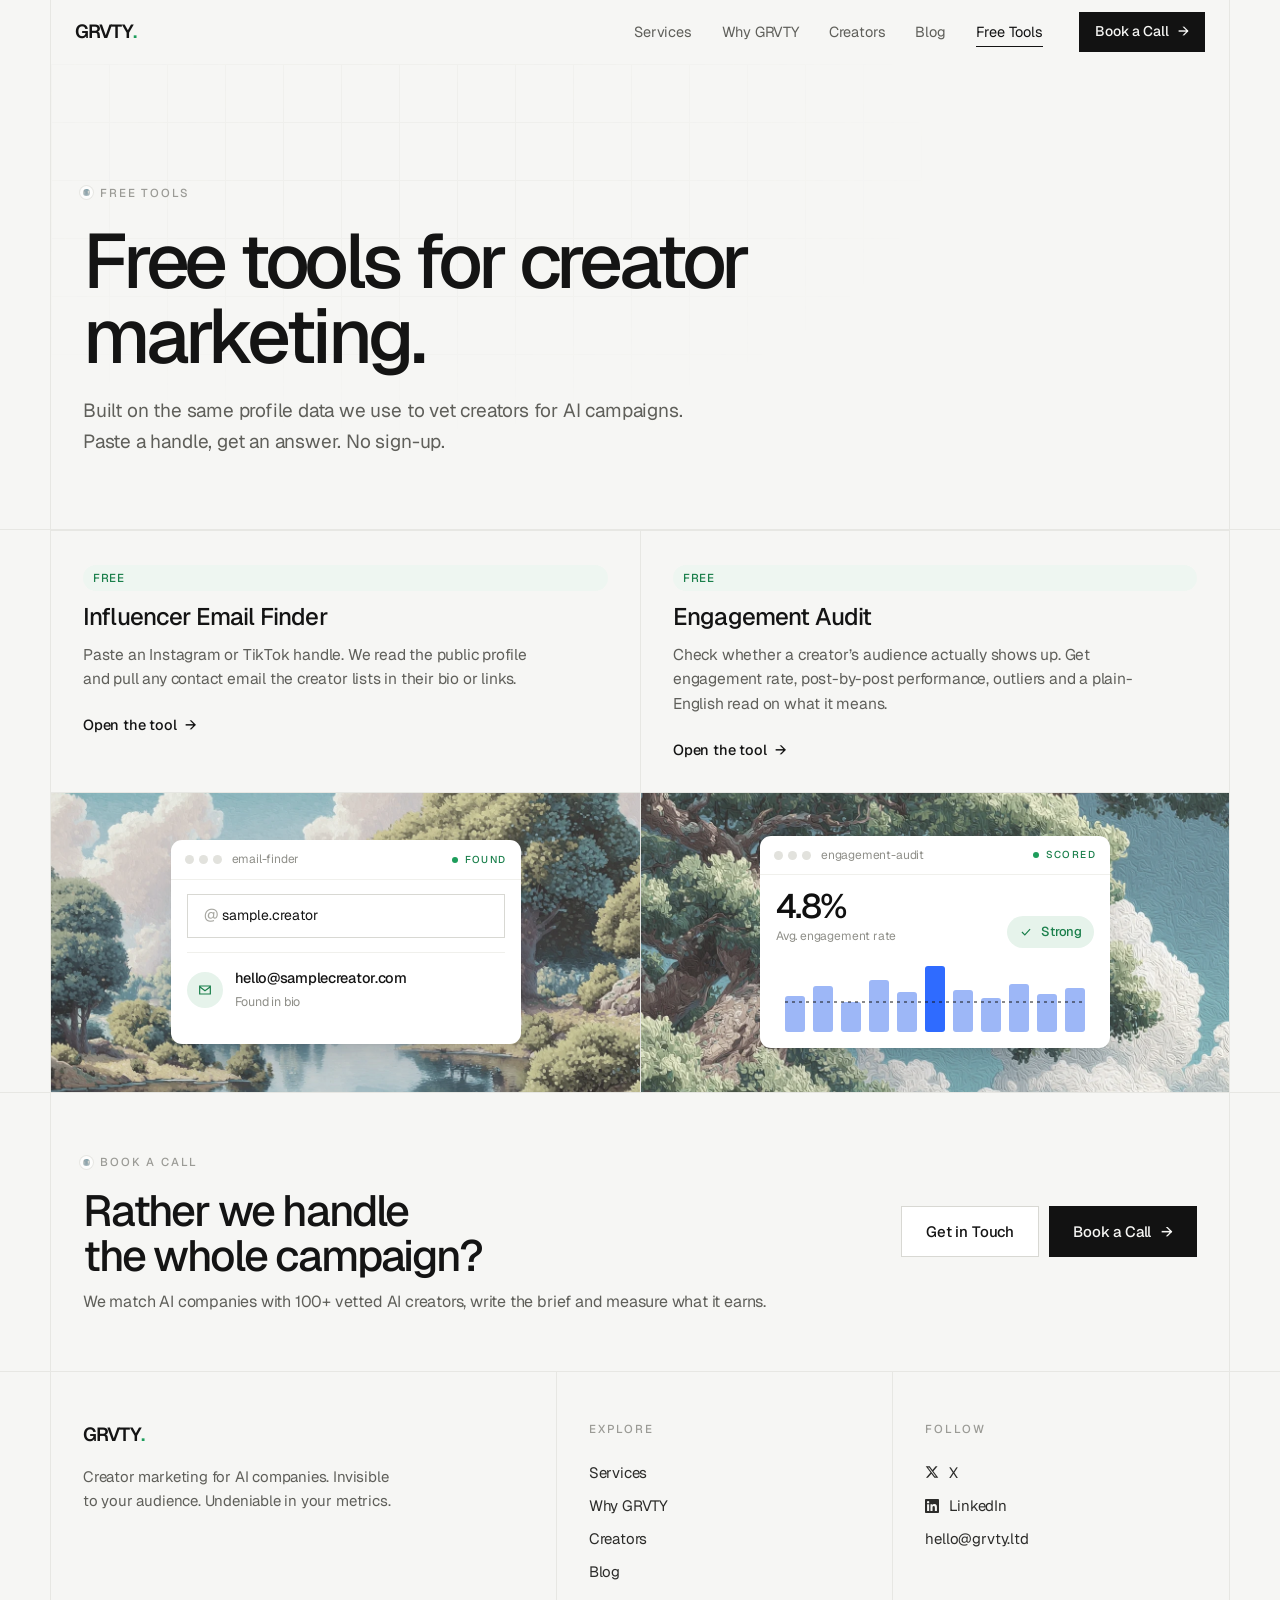
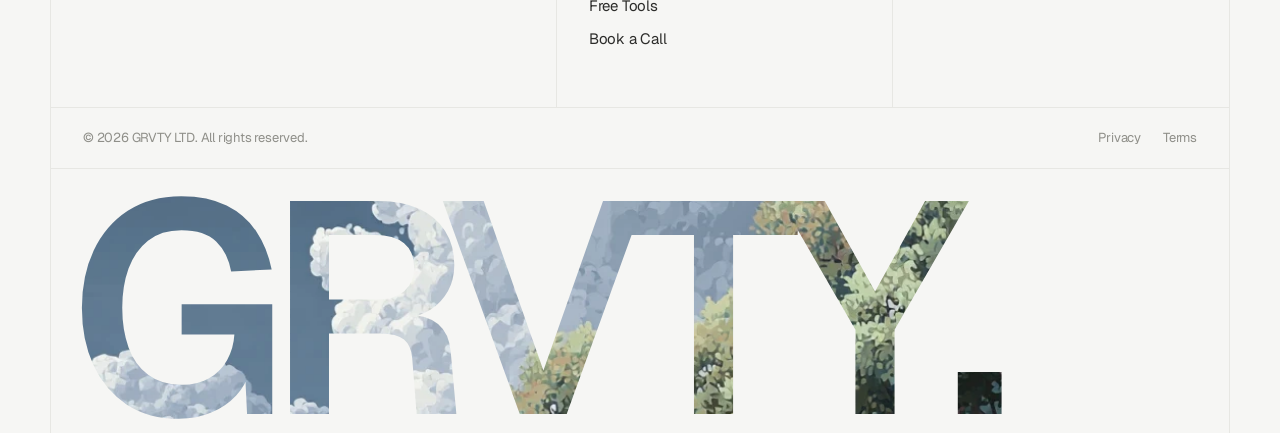
<file: tools/index.html>
<!doctype html>
<html lang="en">
<head>
<meta charset="utf-8">
<meta name="viewport" content="width=device-width, initial-scale=1">
<title>Free tools — GRVTY</title>
<meta name="description" content="Free creator-marketing tools from GRVTY: find an influencer’s email and audit their engagement on Instagram and TikTok.">
<meta name="theme-color" content="#f6f6f4">
<link rel="icon" href="/favicon.svg" type="image/svg+xml">
<link rel="canonical" href="https://grvty.ltd/tools/">
<meta property="og:title" content="Free tools — GRVTY">
<meta property="og:description" content="Free creator-marketing tools from GRVTY: find an influencer’s email and audit their engagement on Instagram and TikTok.">
<script>document.documentElement.classList.add('js')</script>
<link rel="preconnect" href="https://fonts.googleapis.com">
<link rel="preconnect" href="https://fonts.gstatic.com" crossorigin>
<link href="https://fonts.googleapis.com/css2?family=Geist:wght@300;400;500;600;700&display=swap" rel="stylesheet">
<link rel="stylesheet" href="/styles.css?v=33">
</head>
<body>
<a class="skip" href="#main">Skip to content</a>
<header class="nav" id="nav">
  <div class="rail nav-inner">
    <a href="/" class="logo" aria-label="GRVTY home">GRVTY<span>.</span></a>
    <nav class="nav-links" aria-label="Primary">
      <a href="/#services">Services</a>
      <a href="/#why">Why GRVTY</a>
      <a href="/#creators">Creators</a>
      <a href="/blog/">Blog</a>
      <a href="/tools/" class="on" aria-current="page">Free Tools</a>
    </nav>
    <a href="https://calendar.app.google/D2n2vk7Z5fZMMSHQA" target="_blank" rel="noopener" class="btn btn-primary btn-sm magnetic">Book a Call <span class="arr">→</span></a>
    <button class="menu-btn" aria-label="Open menu" aria-expanded="false" aria-controls="mobile-menu"><i></i><i></i></button>
  </div>
  <div class="mobile-menu" id="mobile-menu">
    <a href="/#services">Services</a>
    <a href="/#why">Why GRVTY</a>
    <a href="/#creators">Creators</a>
    <a href="/blog/">Blog</a>
    <a href="/tools/">Free Tools</a>
    <a href="https://calendar.app.google/D2n2vk7Z5fZMMSHQA" target="_blank" rel="noopener" class="btn btn-primary">Book a Call <span class="arr">→</span></a>
  </div>
</header>

<main id="main">
  <section class="page-hero">
    <div class="rail">
      <span class="eyebrow reveal">Free tools</span>
      <h1 class="reveal" style="--d:80ms">Free tools for creator marketing.</h1>
      <p class="lede reveal" style="--d:160ms">Built on the same profile data we use to vet creators for AI campaigns. Paste a handle, get an answer. No sign-up.</p>
    </div>
  </section>
  <section class="sec">
    <div class="rail">
      <div class="tool-cards">
        <a class="tool-card reveal" href="/tools/email-finder/" style="--d:0ms">
          <span class="free">Free</span>
          <h2>Influencer Email Finder</h2>
          <p>Paste an Instagram or TikTok handle. We read the public profile and pull any contact email the creator lists in their bio or links.</p>
          <span class="read-more">Open the tool <span class="arr">→</span></span>
          <div class="panel" style="--img:url(/assets/paintings/4.webp)">
            <div class="panel-bg"></div><div class="panel-veil"></div>
            <div class="pc">
              <div class="pc-head"><span class="dots"><i></i><i></i><i></i></span>email-finder<span class="live"><b></b>Found</span></div>
              <div class="pc-body">
                <div class="input" style="pointer-events:none"><span>@</span><input tabindex="-1" value="sample.creator" readonly aria-hidden="true" style="padding:10px 12px 10px 4px;font-size:14px"></div>
                <div class="email-row" style="margin-top:14px;padding-top:14px;border-top:1px solid var(--line3)"><span class="ic"><svg viewBox="0 0 24 24"><path d="M4 6h16v12H4z M4 7l8 6 8-6"/></svg></span><div><b style="font-size:14.5px">hello@samplecreator.com</b><small>Found in bio</small></div></div>
              </div>
            </div>
          </div>
        </a>
        <a class="tool-card reveal" href="/tools/engagement-audit/" style="--d:120ms">
          <span class="free">Free</span>
          <h2>Engagement Audit</h2>
          <p>Check whether a creator’s audience actually shows up. Get engagement rate, post-by-post performance, outliers and a plain-English read on what it means.</p>
          <span class="read-more">Open the tool <span class="arr">→</span></span>
          <div class="panel" style="--img:url(/assets/paintings/1.webp)">
            <div class="panel-bg"></div><div class="panel-veil"></div>
            <div class="pc">
              <div class="pc-head"><span class="dots"><i></i><i></i><i></i></span>engagement-audit<span class="live"><b></b>Scored</span></div>
              <div class="pc-body">
                <div style="display:flex;align-items:flex-end;justify-content:space-between">
                  <div><b style="display:block;font-size:34px;font-weight:500;letter-spacing:-.05em;line-height:1;color:var(--ink-num)">4.8%</b><small style="font-size:12px;color:var(--meta)">Avg. engagement rate</small></div>
                  <span class="ql strong"><svg viewBox="0 0 24 24"><path d="M5 12l5 5 9-10"/></svg>Strong</span>
                </div>
                <svg viewBox="0 0 300 70" style="display:block;width:100%;height:70px;margin-top:14px" aria-hidden="true">
                  <g fill="#9db7f7"><rect x="0" y="34" width="20" height="36" rx="3"/><rect x="28" y="24" width="20" height="46" rx="3"/><rect x="56" y="40" width="20" height="30" rx="3"/><rect x="84" y="18" width="20" height="52" rx="3"/><rect x="112" y="30" width="20" height="40" rx="3"/><rect x="140" y="4" width="20" height="66" rx="3" fill="#2f6bff"/><rect x="168" y="28" width="20" height="42" rx="3"/><rect x="196" y="36" width="20" height="34" rx="3"/><rect x="224" y="22" width="20" height="48" rx="3"/><rect x="252" y="32" width="20" height="38" rx="3"/><rect x="280" y="26" width="20" height="44" rx="3"/></g>
                  <line x1="0" x2="300" y1="40" y2="40" stroke="#141414" stroke-dasharray="3 4" stroke-width="1"/>
                </svg>
              </div>
            </div>
          </div>
        </a>
      </div>
    </div>
  </section>

  <section class="sec mini-cta">
    <div class="rail">
      <div class="reveal">
        <span class="eyebrow">Book a Call</span>
        <h2 style="margin-top:16px">Rather we handle<br>the whole campaign?</h2>
        <p>We match AI companies with 100+ vetted AI creators, write the brief and measure what it earns.</p>
      </div>
      <div class="cta-row reveal" style="--d:120ms">
        <a href="mailto:hello@grvty.ltd" class="btn btn-secondary">Get in Touch</a>
        <a href="https://calendar.app.google/D2n2vk7Z5fZMMSHQA" target="_blank" rel="noopener" class="btn btn-primary magnetic">Book a Call <span class="arr">→</span></a>
      </div>
    </div>
  </section>

</main>

<footer class="sec">
  <div class="rail">
    <div class="foot-grid">
      <div class="foot-brand">
        <a href="/" class="logo">GRVTY<span>.</span></a>
        <p>Creator marketing for AI companies. Invisible to your audience. Undeniable in your metrics.</p>
      </div>
      <div class="foot-col">
        <h4>Explore</h4>
        <a href="/#services">Services <span class="arr">→</span></a>
        <a href="/#why">Why GRVTY <span class="arr">→</span></a>
        <a href="/#creators">Creators <span class="arr">→</span></a>
        <a href="/blog/">Blog <span class="arr">→</span></a>
        <a href="/tools/">Free Tools <span class="arr">→</span></a>
        <a href="https://calendar.app.google/D2n2vk7Z5fZMMSHQA" target="_blank" rel="noopener">Book a Call <span class="arr">→</span></a>
      </div>
      <div class="foot-col">
        <h4>Follow</h4>
        <a href="https://x.com/grvtyltd" target="_blank" rel="noopener"><svg viewBox="0 0 24 24" aria-hidden="true"><path d="M18.244 2.25h3.308l-7.227 8.26 8.502 11.24H16.17l-5.214-6.817L4.99 21.75H1.68l7.73-8.835L1.254 2.25H8.08l4.713 6.231zm-1.161 17.52h1.833L7.084 4.126H5.117z"/></svg>X <span class="arr">↗</span></a>
        <a href="https://www.linkedin.com/company/grvtyltd/" target="_blank" rel="noopener"><svg viewBox="0 0 24 24" aria-hidden="true"><path d="M20.45 20.45h-3.56v-5.57c0-1.33-.02-3.04-1.85-3.04-1.85 0-2.14 1.45-2.14 2.94v5.67H9.35V9h3.41v1.56h.05c.48-.9 1.64-1.85 3.37-1.85 3.6 0 4.27 2.37 4.27 5.46v6.28zM5.34 7.43a2.06 2.06 0 1 1 0-4.13 2.06 2.06 0 0 1 0 4.13zM7.12 20.45H3.56V9h3.56v11.45zM22.22 0H1.77C.79 0 0 .77 0 1.73v20.54C0 23.23.79 24 1.77 24h20.45c.98 0 1.78-.77 1.78-1.73V1.73C24 .77 23.2 0 22.22 0z"/></svg>LinkedIn <span class="arr">↗</span></a>
        <a href="mailto:hello@grvty.ltd">hello@grvty.ltd <span class="arr">→</span></a>
      </div>
    </div>
    <div class="foot-bar">
      <span>© 2026 GRVTY LTD. All rights reserved.</span>
      <nav aria-label="Legal"><a href="/privacy.html">Privacy</a><a href="/terms.html">Terms</a></nav>
    </div>
    <div class="wordmark reveal" aria-hidden="true"><span>GRVTY.</span></div>
  </div>
</footer>

<script src="/main.js?v=33"></script>
</body>
</html>
</file>
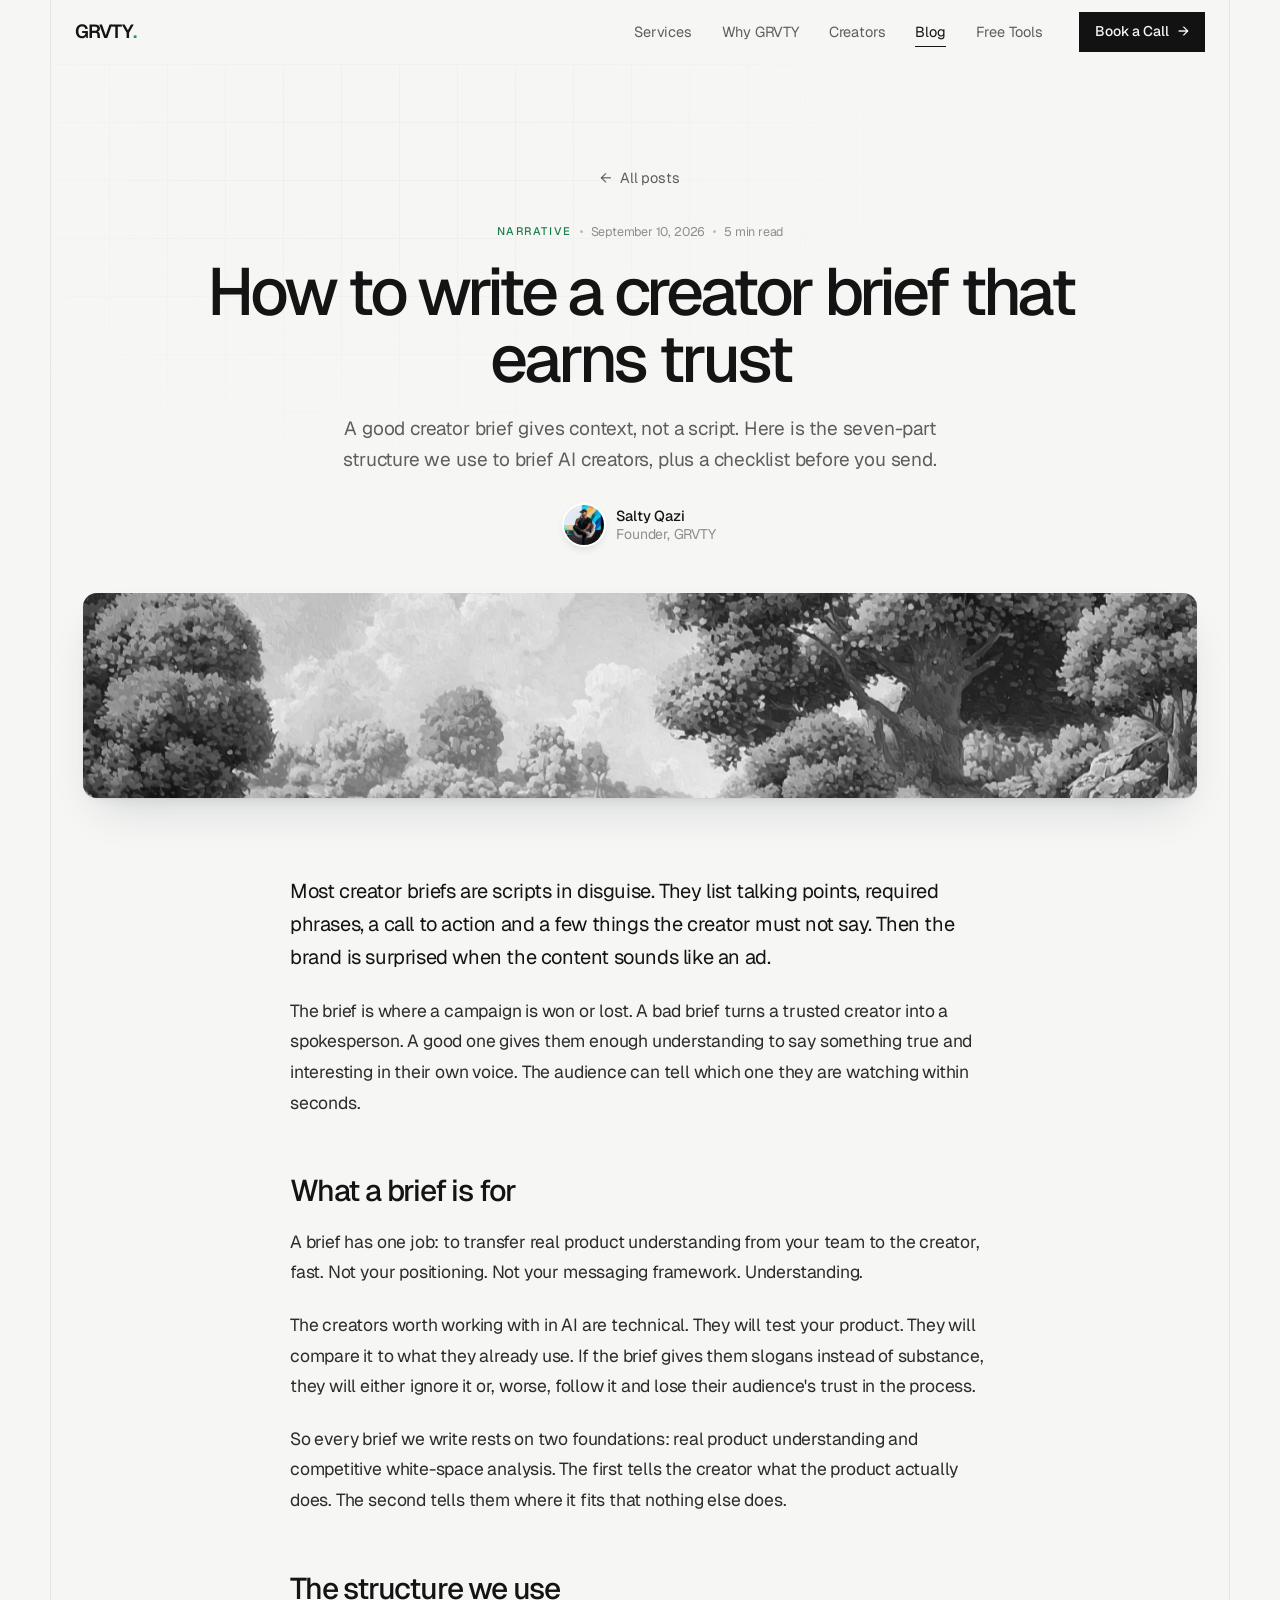
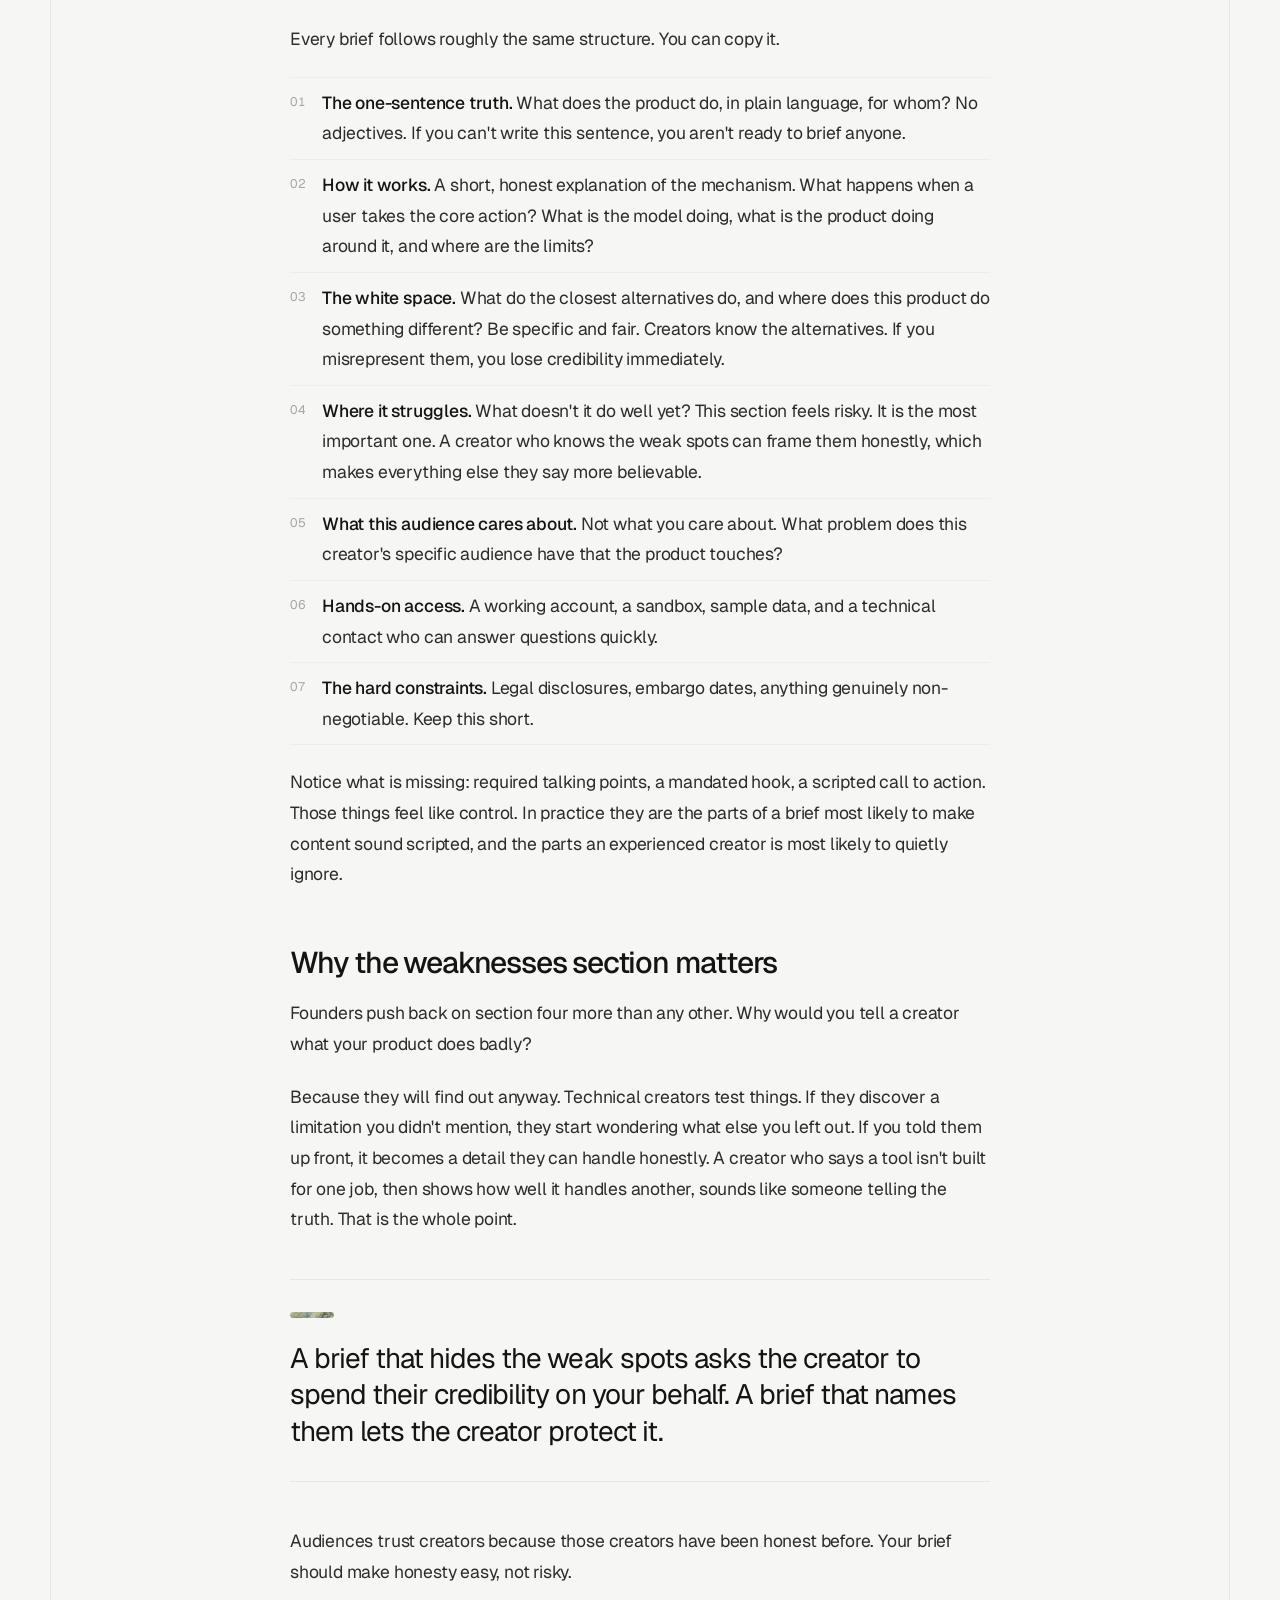
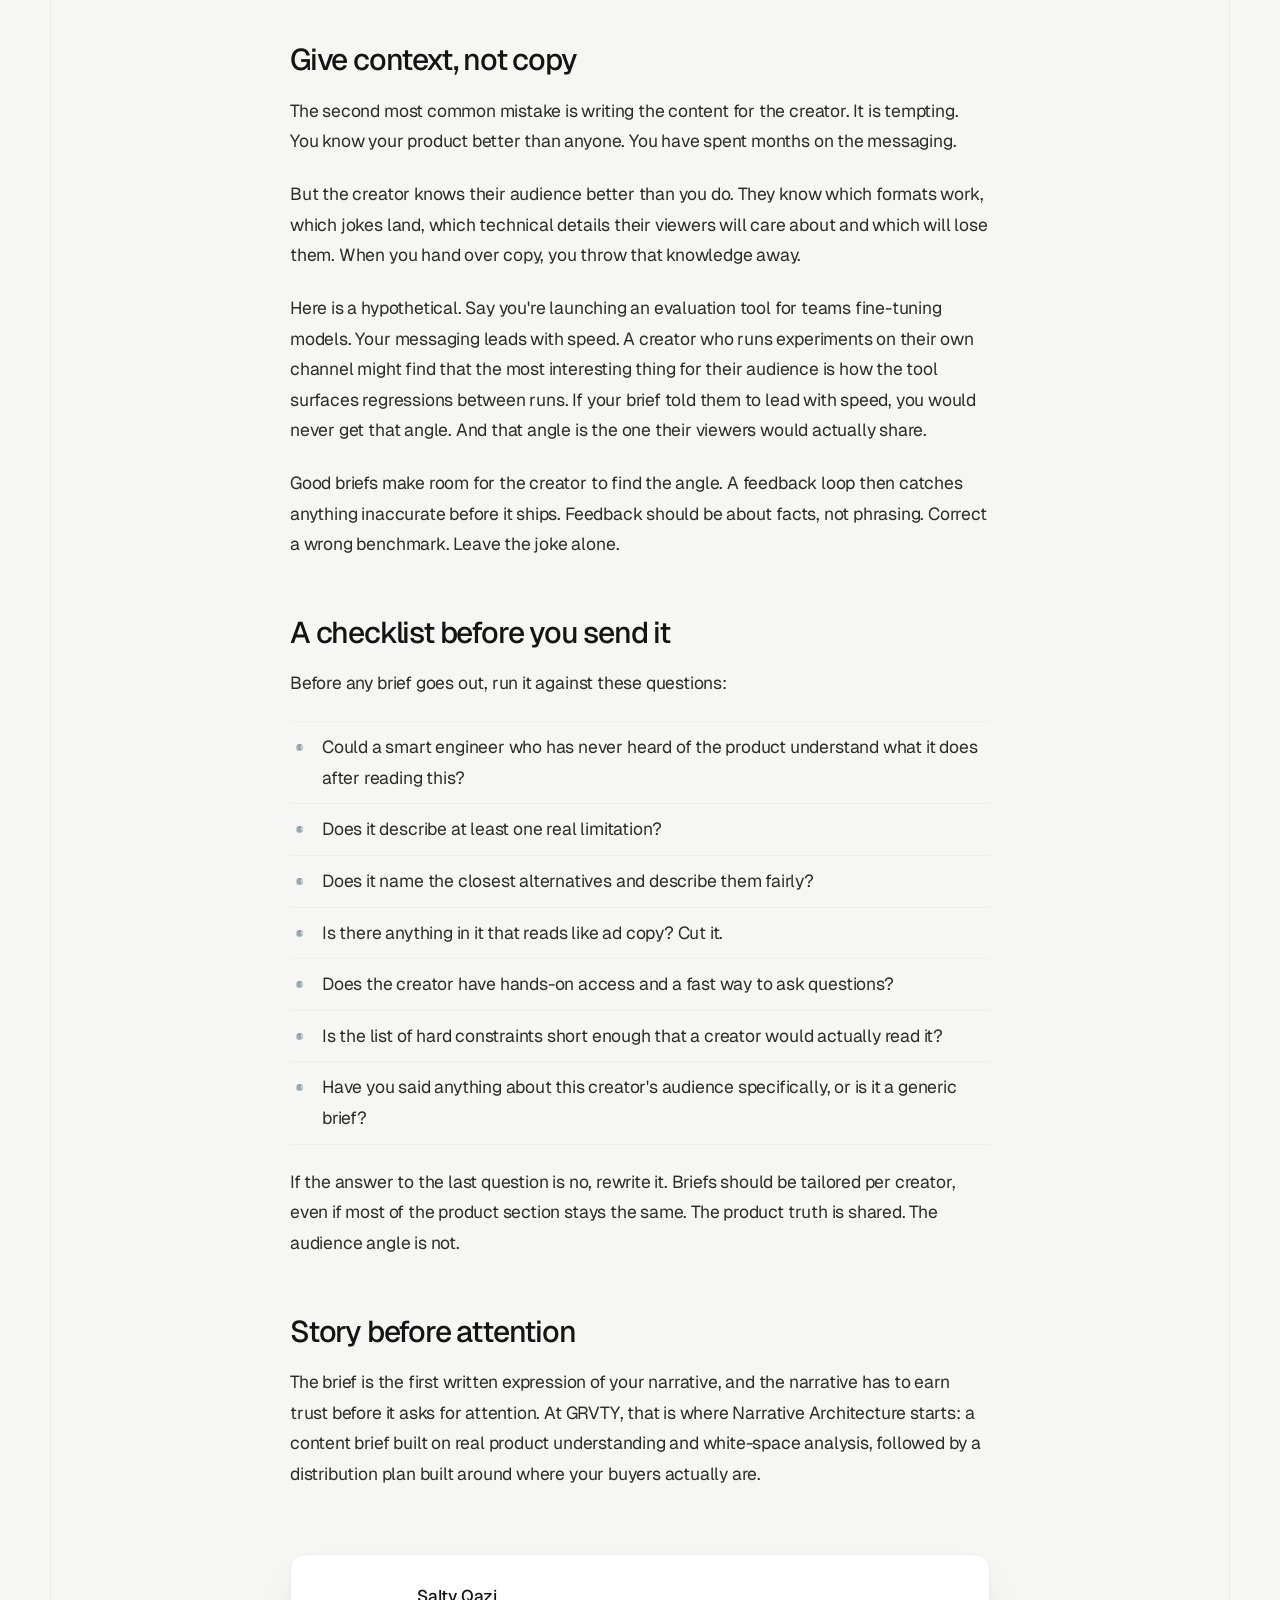
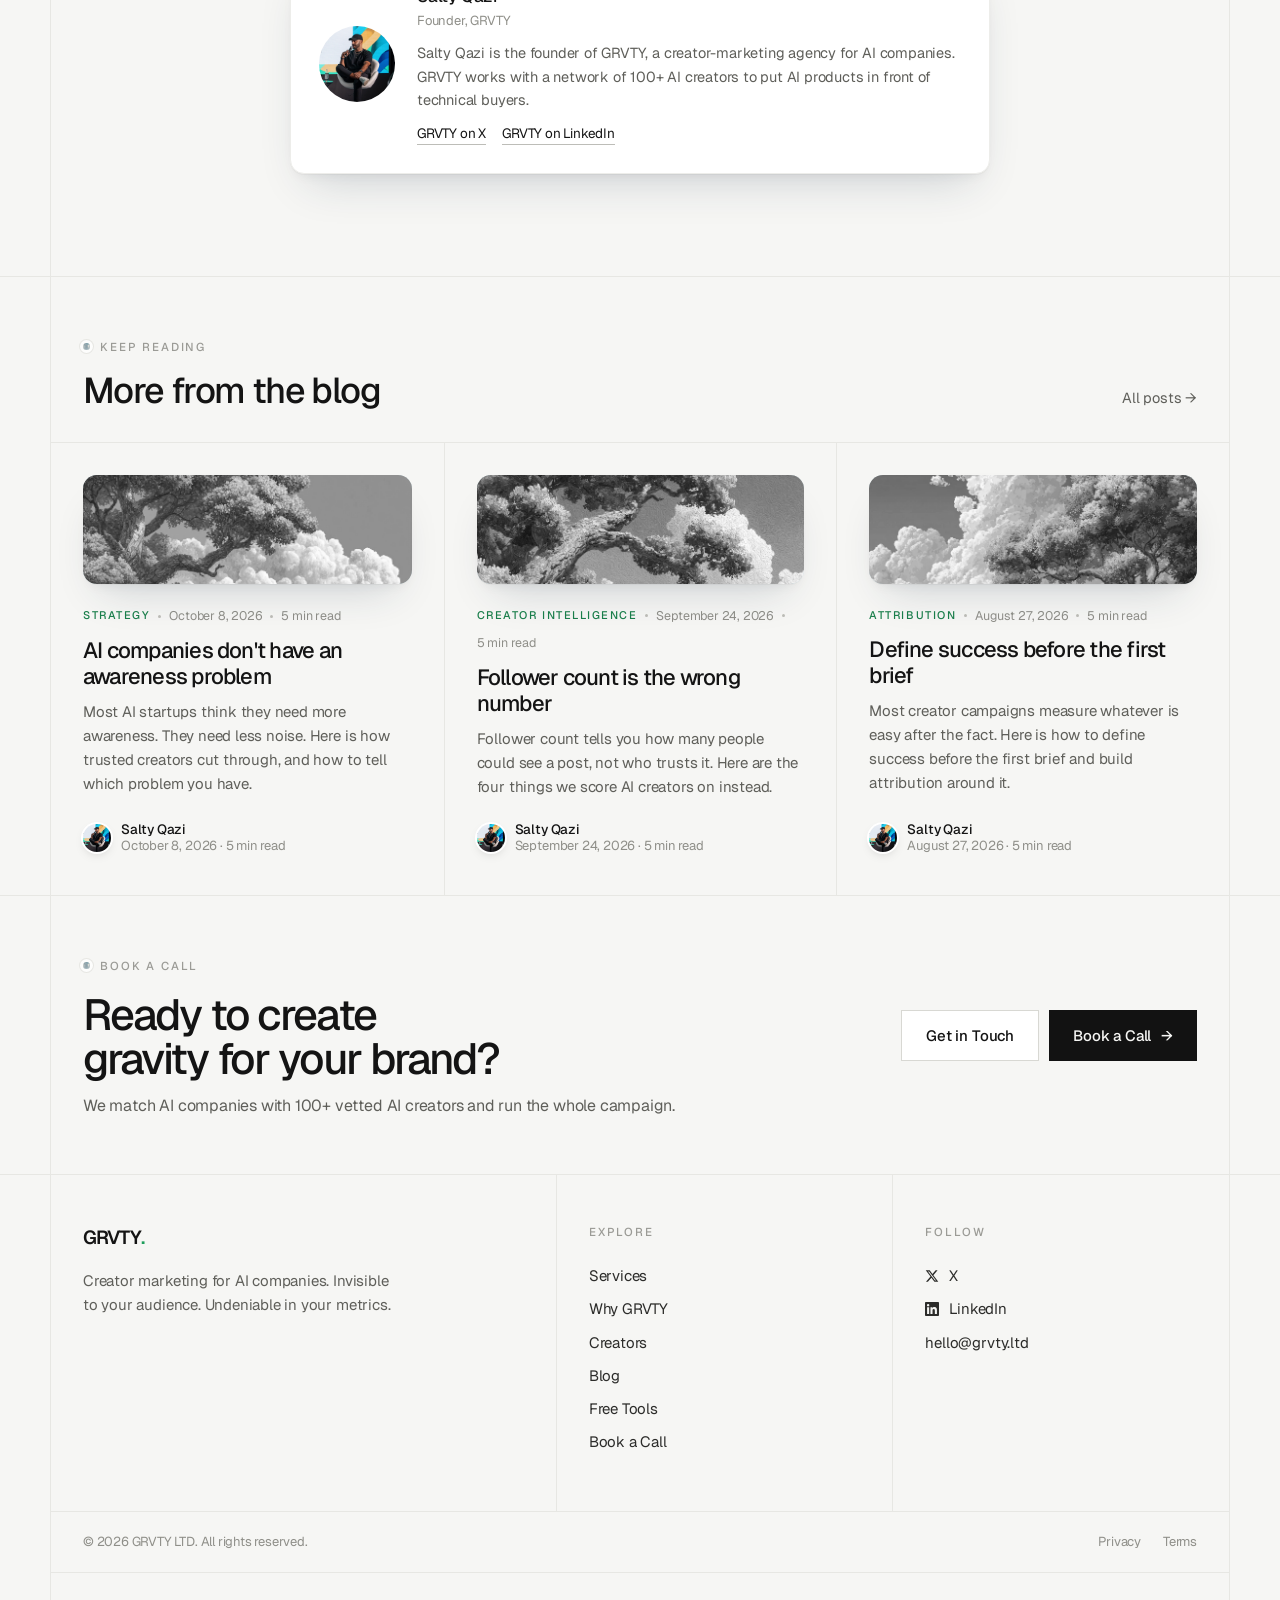
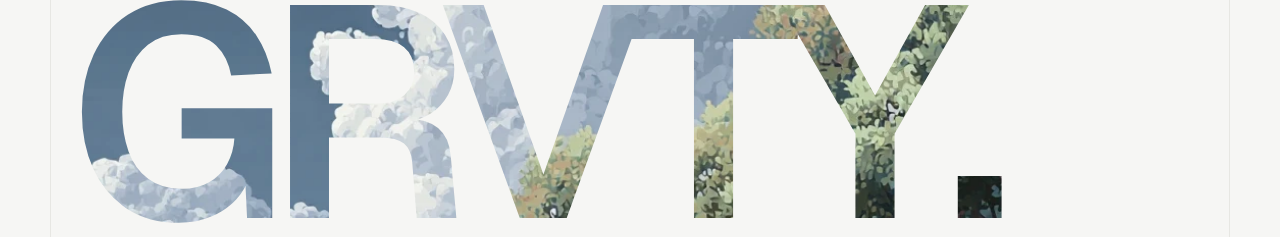
<file: blog/creator-brief/index.html>
<!doctype html>
<html lang="en">
<head>
<meta charset="utf-8">
<meta name="viewport" content="width=device-width, initial-scale=1">
<title>How to write a creator brief that earns trust — GRVTY</title>
<meta name="description" content="A good creator brief gives context, not a script. Here is the seven-part structure we use to brief AI creators, plus a checklist before you send.">
<meta name="theme-color" content="#f6f6f4">
<link rel="icon" href="/favicon.svg" type="image/svg+xml">
<link rel="canonical" href="https://grvty.ltd/blog/creator-brief/">
<meta property="og:title" content="How to write a creator brief that earns trust — GRVTY">
<meta property="og:description" content="A good creator brief gives context, not a script. Here is the seven-part structure we use to brief AI creators, plus a checklist before you send.">
<script>document.documentElement.classList.add('js')</script>
<link rel="preconnect" href="https://fonts.googleapis.com">
<link rel="preconnect" href="https://fonts.gstatic.com" crossorigin>
<link href="https://fonts.googleapis.com/css2?family=Geist:wght@300;400;500;600;700&display=swap" rel="stylesheet">
<link rel="stylesheet" href="/styles.css?v=33">
<meta property="og:image" content="https://grvty.ltd/assets/paintings/4.webp">
<meta property="og:type" content="article">
<script type="application/ld+json">{"@context": "https://schema.org", "@type": "BlogPosting", "headline": "How to write a creator brief that earns trust", "description": "A good creator brief gives context, not a script. Here is the seven-part structure we use to brief AI creators, plus a checklist before you send.", "datePublished": "2026-09-10", "image": "https://grvty.ltd/assets/paintings/4.webp", "author": {"@type": "Person", "name": "Salty Qazi", "jobTitle": "Founder", "worksFor": {"@type": "Organization", "name": "GRVTY"}}, "publisher": {"@type": "Organization", "name": "GRVTY LTD"}, "mainEntityOfPage": "https://grvty.ltd/blog/creator-brief/"}</script>
</head>
<body>
<a class="skip" href="#main">Skip to content</a>
<div class="progress" aria-hidden="true"><i></i></div>
<header class="nav" id="nav">
  <div class="rail nav-inner">
    <a href="/" class="logo" aria-label="GRVTY home">GRVTY<span>.</span></a>
    <nav class="nav-links" aria-label="Primary">
      <a href="/#services">Services</a>
      <a href="/#why">Why GRVTY</a>
      <a href="/#creators">Creators</a>
      <a href="/blog/" class="on" aria-current="page">Blog</a>
      <a href="/tools/">Free Tools</a>
    </nav>
    <a href="https://calendar.app.google/D2n2vk7Z5fZMMSHQA" target="_blank" rel="noopener" class="btn btn-primary btn-sm magnetic">Book a Call <span class="arr">→</span></a>
    <button class="menu-btn" aria-label="Open menu" aria-expanded="false" aria-controls="mobile-menu"><i></i><i></i></button>
  </div>
  <div class="mobile-menu" id="mobile-menu">
    <a href="/#services">Services</a>
    <a href="/#why">Why GRVTY</a>
    <a href="/#creators">Creators</a>
    <a href="/blog/">Blog</a>
    <a href="/tools/">Free Tools</a>
    <a href="https://calendar.app.google/D2n2vk7Z5fZMMSHQA" target="_blank" rel="noopener" class="btn btn-primary">Book a Call <span class="arr">→</span></a>
  </div>
</header>

<main id="main">
  <section class="page-hero article-head">
    <div class="rail">
      <a href="/blog/" class="back reveal"><span class="arr">←</span> All posts</a>
      <div class="reveal" style="--d:60ms"><div class="meta"><span class="cat">Narrative</span><i></i><span>September 10, 2026</span><i></i><span>5 min read</span></div></div>
      <h1 class="reveal" style="--d:120ms">How to write a creator brief that earns trust</h1>
      <p class="lede reveal" style="--d:200ms">A good creator brief gives context, not a script. Here is the seven-part structure we use to brief AI creators, plus a checklist before you send.</p>
      <div class="byline reveal" style="--d:280ms"><img src="/assets/team/salty-qazi.webp" alt="" width="80" height="80"><div><b>Salty Qazi</b><span>Founder, GRVTY</span></div></div>
    </div>
  </section>

  <section class="article-cover">
    <div class="rail"><div class="cover reveal" style="--d:200ms"><img src="/assets/paintings/4.webp" alt="" width="1344" height="896"></div></div>
  </section>

  <section class="article-body">
    <div class="rail">
      <article class="article">
<p>Most creator briefs are scripts in disguise. They list talking points, required phrases, a call to action and a few things the creator must not say. Then the brand is surprised when the content sounds like an ad.</p>
<p>The brief is where a campaign is won or lost. A bad brief turns a trusted creator into a spokesperson. A good one gives them enough understanding to say something true and interesting in their own voice. The audience can tell which one they are watching within seconds.</p>
<h2>What a brief is for</h2>
<p>A brief has one job: to transfer real product understanding from your team to the creator, fast. Not your positioning. Not your messaging framework. Understanding.</p>
<p>The creators worth working with in AI are technical. They will test your product. They will compare it to what they already use. If the brief gives them slogans instead of substance, they will either ignore it or, worse, follow it and lose their audience's trust in the process.</p>
<p>So every brief we write rests on two foundations: real product understanding and competitive white-space analysis. The first tells the creator what the product actually does. The second tells them where it fits that nothing else does.</p>
<h2>The structure we use</h2>
<p>Every brief follows roughly the same structure. You can copy it.</p>
<ol><li><strong>The one-sentence truth.</strong> What does the product do, in plain language, for whom? No adjectives. If you can't write this sentence, you aren't ready to brief anyone.</li><li><strong>How it works.</strong> A short, honest explanation of the mechanism. What happens when a user takes the core action? What is the model doing, what is the product doing around it, and where are the limits?</li><li><strong>The white space.</strong> What do the closest alternatives do, and where does this product do something different? Be specific and fair. Creators know the alternatives. If you misrepresent them, you lose credibility immediately.</li><li><strong>Where it struggles.</strong> What doesn't it do well yet? This section feels risky. It is the most important one. A creator who knows the weak spots can frame them honestly, which makes everything else they say more believable.</li><li><strong>What this audience cares about.</strong> Not what you care about. What problem does this creator's specific audience have that the product touches?</li><li><strong>Hands-on access.</strong> A working account, a sandbox, sample data, and a technical contact who can answer questions quickly.</li><li><strong>The hard constraints.</strong> Legal disclosures, embargo dates, anything genuinely non-negotiable. Keep this short.</li></ol>
<p>Notice what is missing: required talking points, a mandated hook, a scripted call to action. Those things feel like control. In practice they are the parts of a brief most likely to make content sound scripted, and the parts an experienced creator is most likely to quietly ignore.</p>
<h2>Why the weaknesses section matters</h2>
<p>Founders push back on section four more than any other. Why would you tell a creator what your product does badly?</p>
<p>Because they will find out anyway. Technical creators test things. If they discover a limitation you didn't mention, they start wondering what else you left out. If you told them up front, it becomes a detail they can handle honestly. A creator who says a tool isn't built for one job, then shows how well it handles another, sounds like someone telling the truth. That is the whole point.</p>
<blockquote><p>A brief that hides the weak spots asks the creator to spend their credibility on your behalf. A brief that names them lets the creator protect it.</p></blockquote>
<p>Audiences trust creators because those creators have been honest before. Your brief should make honesty easy, not risky.</p>
<h2>Give context, not copy</h2>
<p>The second most common mistake is writing the content for the creator. It is tempting. You know your product better than anyone. You have spent months on the messaging.</p>
<p>But the creator knows their audience better than you do. They know which formats work, which jokes land, which technical details their viewers will care about and which will lose them. When you hand over copy, you throw that knowledge away.</p>
<p>Here is a hypothetical. Say you're launching an evaluation tool for teams fine-tuning models. Your messaging leads with speed. A creator who runs experiments on their own channel might find that the most interesting thing for their audience is how the tool surfaces regressions between runs. If your brief told them to lead with speed, you would never get that angle. And that angle is the one their viewers would actually share.</p>
<p>Good briefs make room for the creator to find the angle. A feedback loop then catches anything inaccurate before it ships. Feedback should be about facts, not phrasing. Correct a wrong benchmark. Leave the joke alone.</p>
<h2>A checklist before you send it</h2>
<p>Before any brief goes out, run it against these questions:</p>
<ul><li>Could a smart engineer who has never heard of the product understand what it does after reading this?</li><li>Does it describe at least one real limitation?</li><li>Does it name the closest alternatives and describe them fairly?</li><li>Is there anything in it that reads like ad copy? Cut it.</li><li>Does the creator have hands-on access and a fast way to ask questions?</li><li>Is the list of hard constraints short enough that a creator would actually read it?</li><li>Have you said anything about this creator's audience specifically, or is it a generic brief?</li></ul>
<p>If the answer to the last question is no, rewrite it. Briefs should be tailored per creator, even if most of the product section stays the same. The product truth is shared. The audience angle is not.</p>
<h2>Story before attention</h2>
<p>The brief is the first written expression of your narrative, and the narrative has to earn trust before it asks for attention. At GRVTY, that is where Narrative Architecture starts: a content brief built on real product understanding and white-space analysis, followed by a distribution plan built around where your buyers actually are.</p>
      </article>
      <aside class="author-card reveal">
        <img src="/assets/team/salty-qazi.webp" alt="Salty Qazi" width="152" height="152" loading="lazy">
        <div>
          <b>Salty Qazi</b><small>Founder, GRVTY</small>
          <p>Salty Qazi is the founder of GRVTY, a creator-marketing agency for AI companies. GRVTY works with a network of 100+ AI creators to put AI products in front of technical buyers.</p>
          <div class="links"><a href="https://x.com/grvtyltd" target="_blank" rel="noopener">GRVTY on X</a><a href="https://www.linkedin.com/company/grvtyltd/" target="_blank" rel="noopener">GRVTY on LinkedIn</a></div>
        </div>
      </aside>
    </div>
  </section>

  <section class="sec">
    <div class="rail">
      <div class="more-head">
        <div><span class="eyebrow">Keep reading</span><h2>More from the blog</h2></div>
        <a href="/blog/">All posts →</a>
      </div>
      <div class="post-grid three">
        <a class="post-card reveal" href="/blog/noise-problem/" style="--d:0ms">
          <span class="cover"><img src="/assets/paintings/3.webp" alt="" loading="lazy" width="1344" height="896"></span>
          <div class="meta"><span class="cat">Strategy</span><i></i><span>October 8, 2026</span><i></i><span>5 min read</span></div>
          <h3>AI companies don&#x27;t have an awareness problem</h3>
          <p>Most AI startups think they need more awareness. They need less noise. Here is how trusted creators cut through, and how to tell which problem you have.</p>
          <div class="byline sm"><img src="/assets/team/salty-qazi.webp" alt="" width="80" height="80" loading="lazy"><div><b>Salty Qazi</b><span>October 8, 2026 · 5 min read</span></div></div>
        </a>
        <a class="post-card reveal" href="/blog/follower-count/" style="--d:110ms">
          <span class="cover"><img src="/assets/paintings/1.webp" alt="" loading="lazy" width="1344" height="896"></span>
          <div class="meta"><span class="cat">Creator Intelligence</span><i></i><span>September 24, 2026</span><i></i><span>5 min read</span></div>
          <h3>Follower count is the wrong number</h3>
          <p>Follower count tells you how many people could see a post, not who trusts it. Here are the four things we score AI creators on instead.</p>
          <div class="byline sm"><img src="/assets/team/salty-qazi.webp" alt="" width="80" height="80" loading="lazy"><div><b>Salty Qazi</b><span>September 24, 2026 · 5 min read</span></div></div>
        </a>
        <a class="post-card reveal" href="/blog/define-success-first/" style="--d:220ms">
          <span class="cover"><img src="/assets/paintings/2.webp" alt="" loading="lazy" width="1344" height="896"></span>
          <div class="meta"><span class="cat">Attribution</span><i></i><span>August 27, 2026</span><i></i><span>5 min read</span></div>
          <h3>Define success before the first brief</h3>
          <p>Most creator campaigns measure whatever is easy after the fact. Here is how to define success before the first brief and build attribution around it.</p>
          <div class="byline sm"><img src="/assets/team/salty-qazi.webp" alt="" width="80" height="80" loading="lazy"><div><b>Salty Qazi</b><span>August 27, 2026 · 5 min read</span></div></div>
        </a>
      </div>
    </div>
  </section>

  <section class="sec mini-cta">
    <div class="rail">
      <div class="reveal">
        <span class="eyebrow">Book a Call</span>
        <h2 style="margin-top:16px">Ready to create<br>gravity for your brand?</h2>
        <p>We match AI companies with 100+ vetted AI creators and run the whole campaign.</p>
      </div>
      <div class="cta-row reveal" style="--d:120ms">
        <a href="mailto:hello@grvty.ltd" class="btn btn-secondary">Get in Touch</a>
        <a href="https://calendar.app.google/D2n2vk7Z5fZMMSHQA" target="_blank" rel="noopener" class="btn btn-primary magnetic">Book a Call <span class="arr">→</span></a>
      </div>
    </div>
  </section>

</main>

<footer class="sec">
  <div class="rail">
    <div class="foot-grid">
      <div class="foot-brand">
        <a href="/" class="logo">GRVTY<span>.</span></a>
        <p>Creator marketing for AI companies. Invisible to your audience. Undeniable in your metrics.</p>
      </div>
      <div class="foot-col">
        <h4>Explore</h4>
        <a href="/#services">Services <span class="arr">→</span></a>
        <a href="/#why">Why GRVTY <span class="arr">→</span></a>
        <a href="/#creators">Creators <span class="arr">→</span></a>
        <a href="/blog/">Blog <span class="arr">→</span></a>
        <a href="/tools/">Free Tools <span class="arr">→</span></a>
        <a href="https://calendar.app.google/D2n2vk7Z5fZMMSHQA" target="_blank" rel="noopener">Book a Call <span class="arr">→</span></a>
      </div>
      <div class="foot-col">
        <h4>Follow</h4>
        <a href="https://x.com/grvtyltd" target="_blank" rel="noopener"><svg viewBox="0 0 24 24" aria-hidden="true"><path d="M18.244 2.25h3.308l-7.227 8.26 8.502 11.24H16.17l-5.214-6.817L4.99 21.75H1.68l7.73-8.835L1.254 2.25H8.08l4.713 6.231zm-1.161 17.52h1.833L7.084 4.126H5.117z"/></svg>X <span class="arr">↗</span></a>
        <a href="https://www.linkedin.com/company/grvtyltd/" target="_blank" rel="noopener"><svg viewBox="0 0 24 24" aria-hidden="true"><path d="M20.45 20.45h-3.56v-5.57c0-1.33-.02-3.04-1.85-3.04-1.85 0-2.14 1.45-2.14 2.94v5.67H9.35V9h3.41v1.56h.05c.48-.9 1.64-1.85 3.37-1.85 3.6 0 4.27 2.37 4.27 5.46v6.28zM5.34 7.43a2.06 2.06 0 1 1 0-4.13 2.06 2.06 0 0 1 0 4.13zM7.12 20.45H3.56V9h3.56v11.45zM22.22 0H1.77C.79 0 0 .77 0 1.73v20.54C0 23.23.79 24 1.77 24h20.45c.98 0 1.78-.77 1.78-1.73V1.73C24 .77 23.2 0 22.22 0z"/></svg>LinkedIn <span class="arr">↗</span></a>
        <a href="mailto:hello@grvty.ltd">hello@grvty.ltd <span class="arr">→</span></a>
      </div>
    </div>
    <div class="foot-bar">
      <span>© 2026 GRVTY LTD. All rights reserved.</span>
      <nav aria-label="Legal"><a href="/privacy.html">Privacy</a><a href="/terms.html">Terms</a></nav>
    </div>
    <div class="wordmark reveal" aria-hidden="true"><span>GRVTY.</span></div>
  </div>
</footer>

<script src="/main.js?v=33"></script>
</body>
</html>
</file>
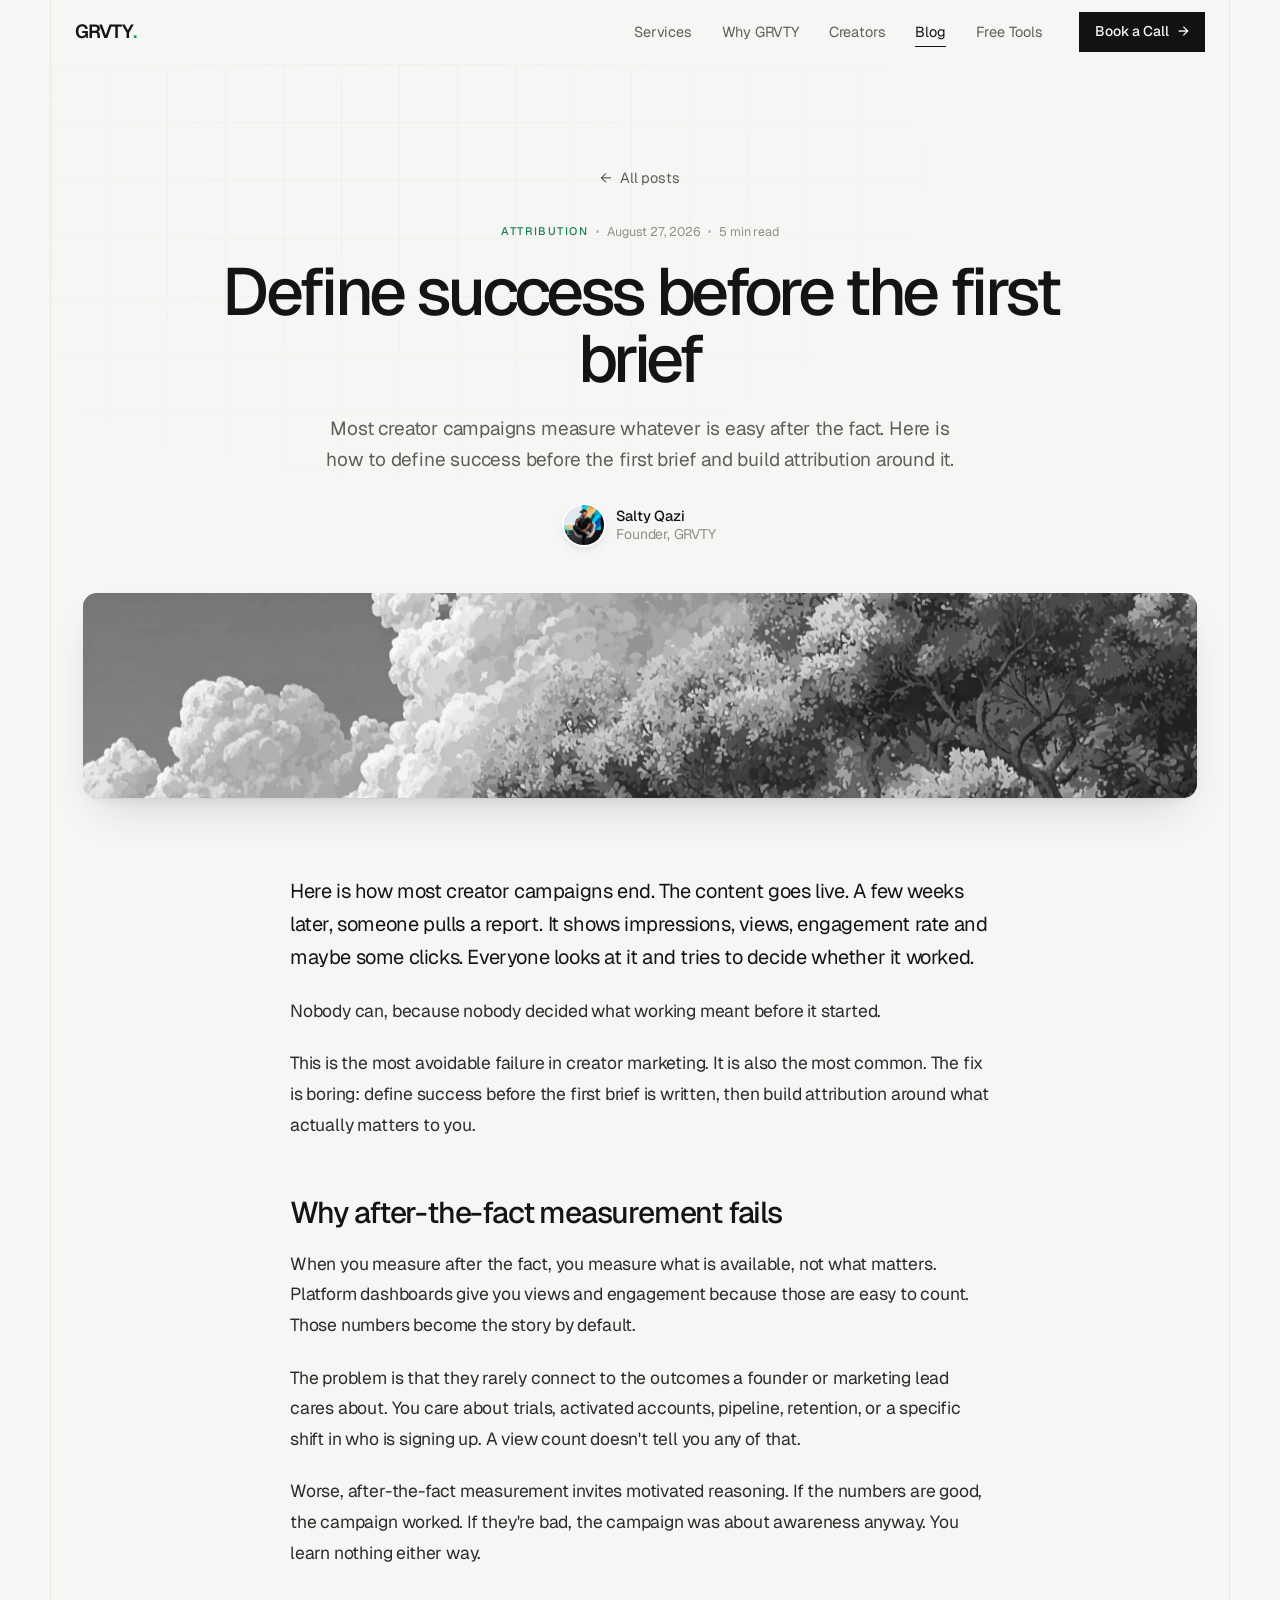
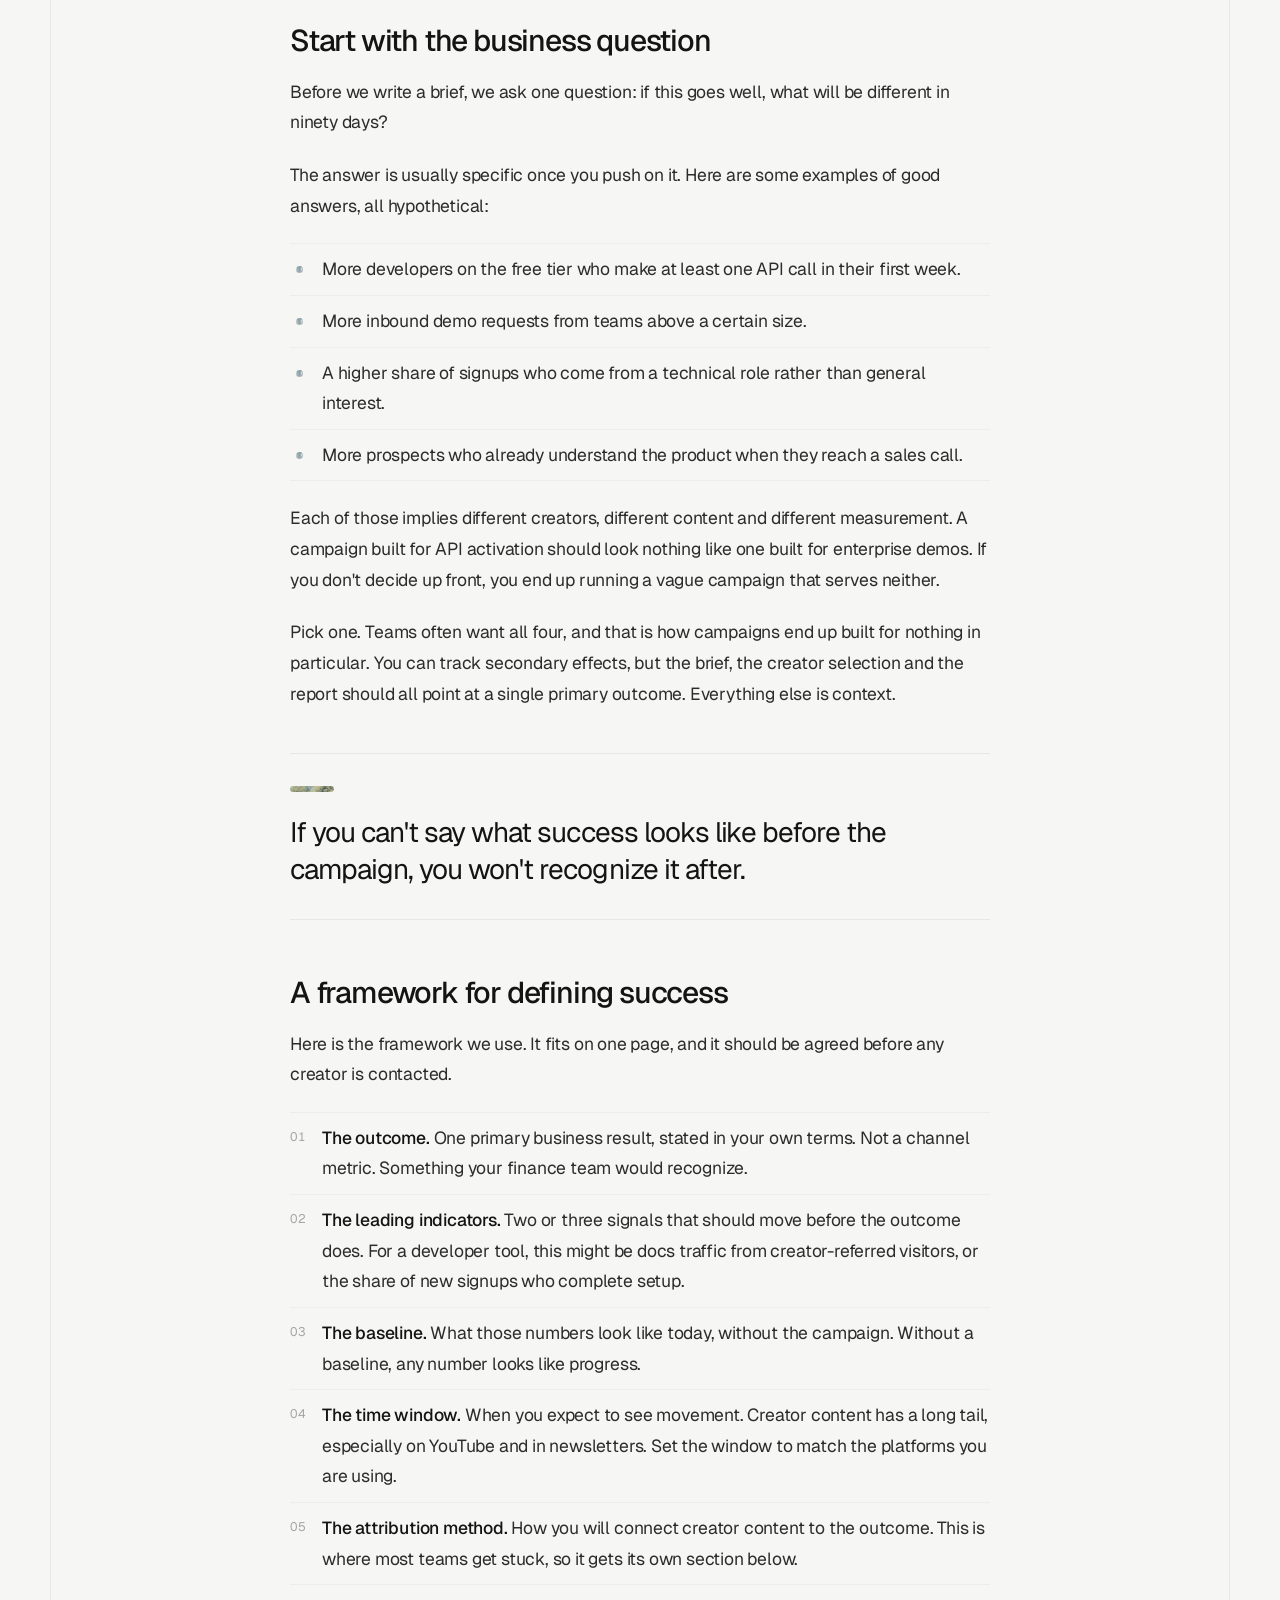
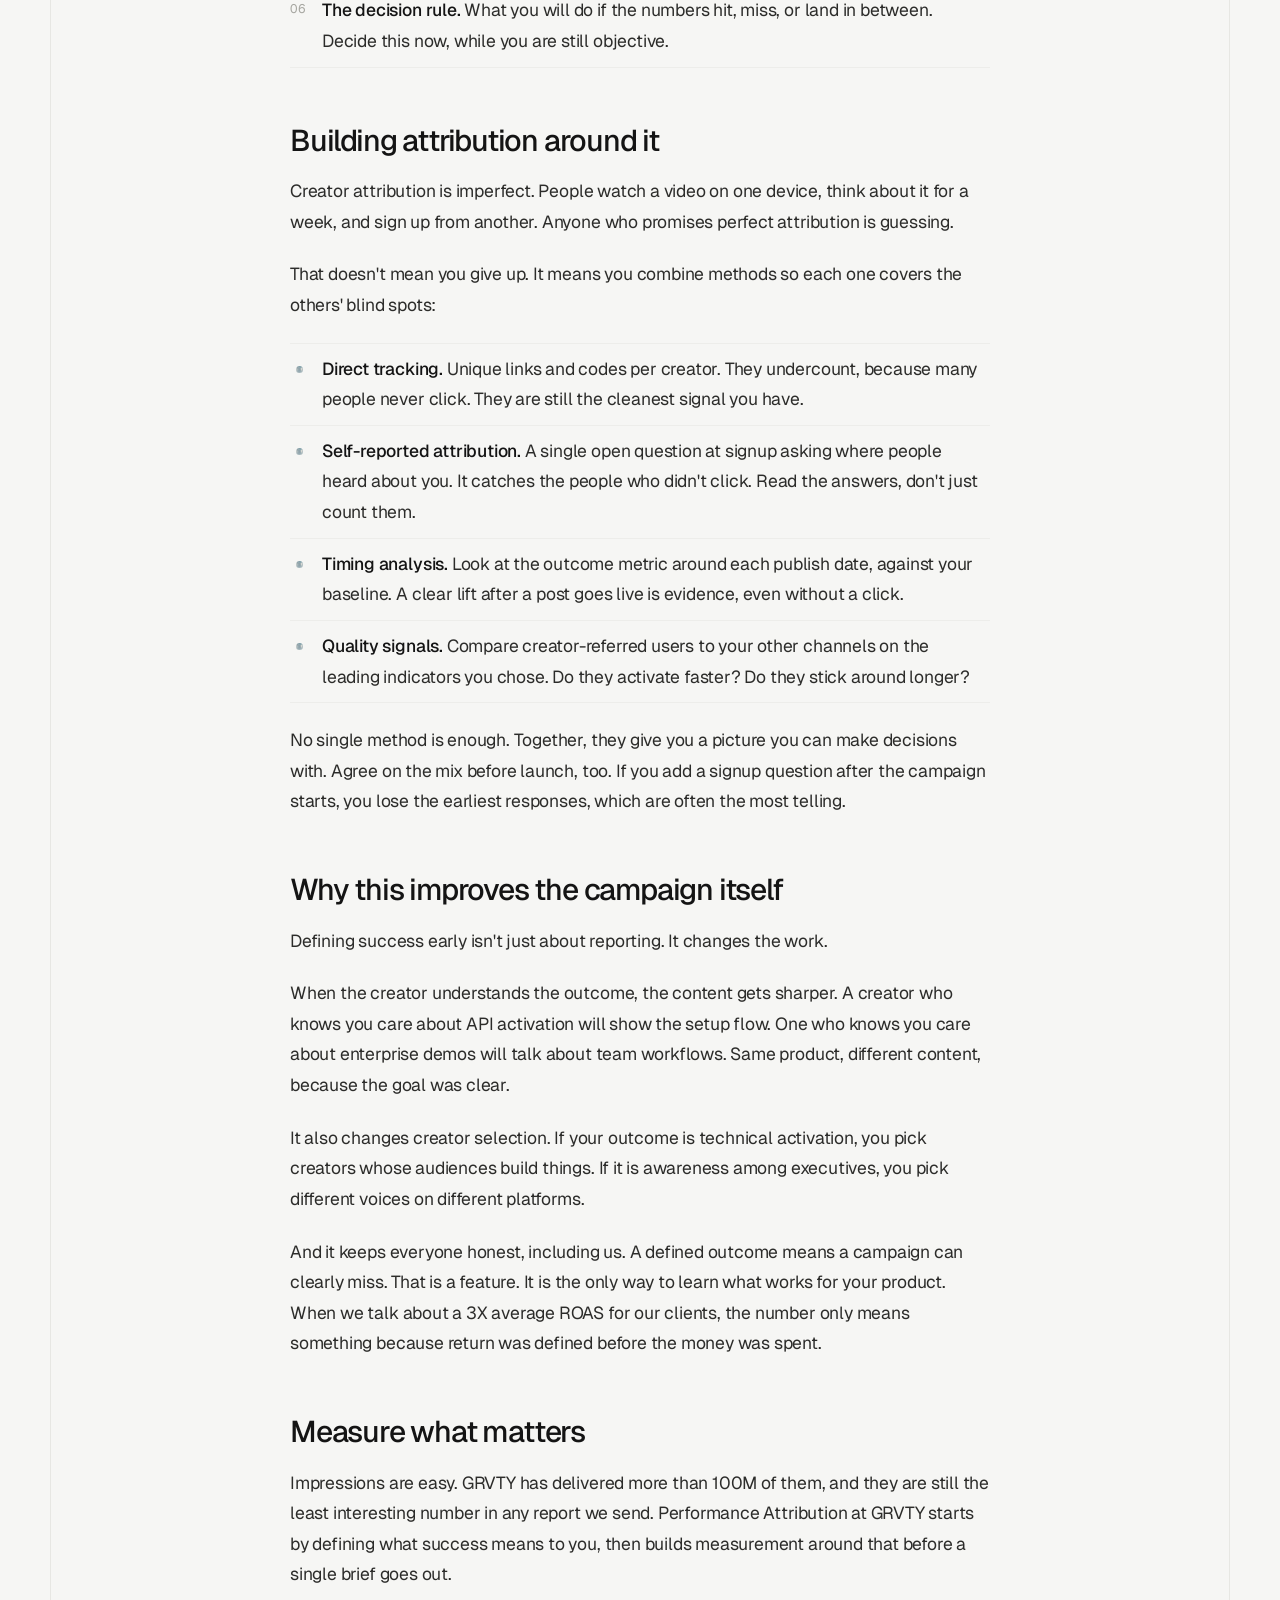
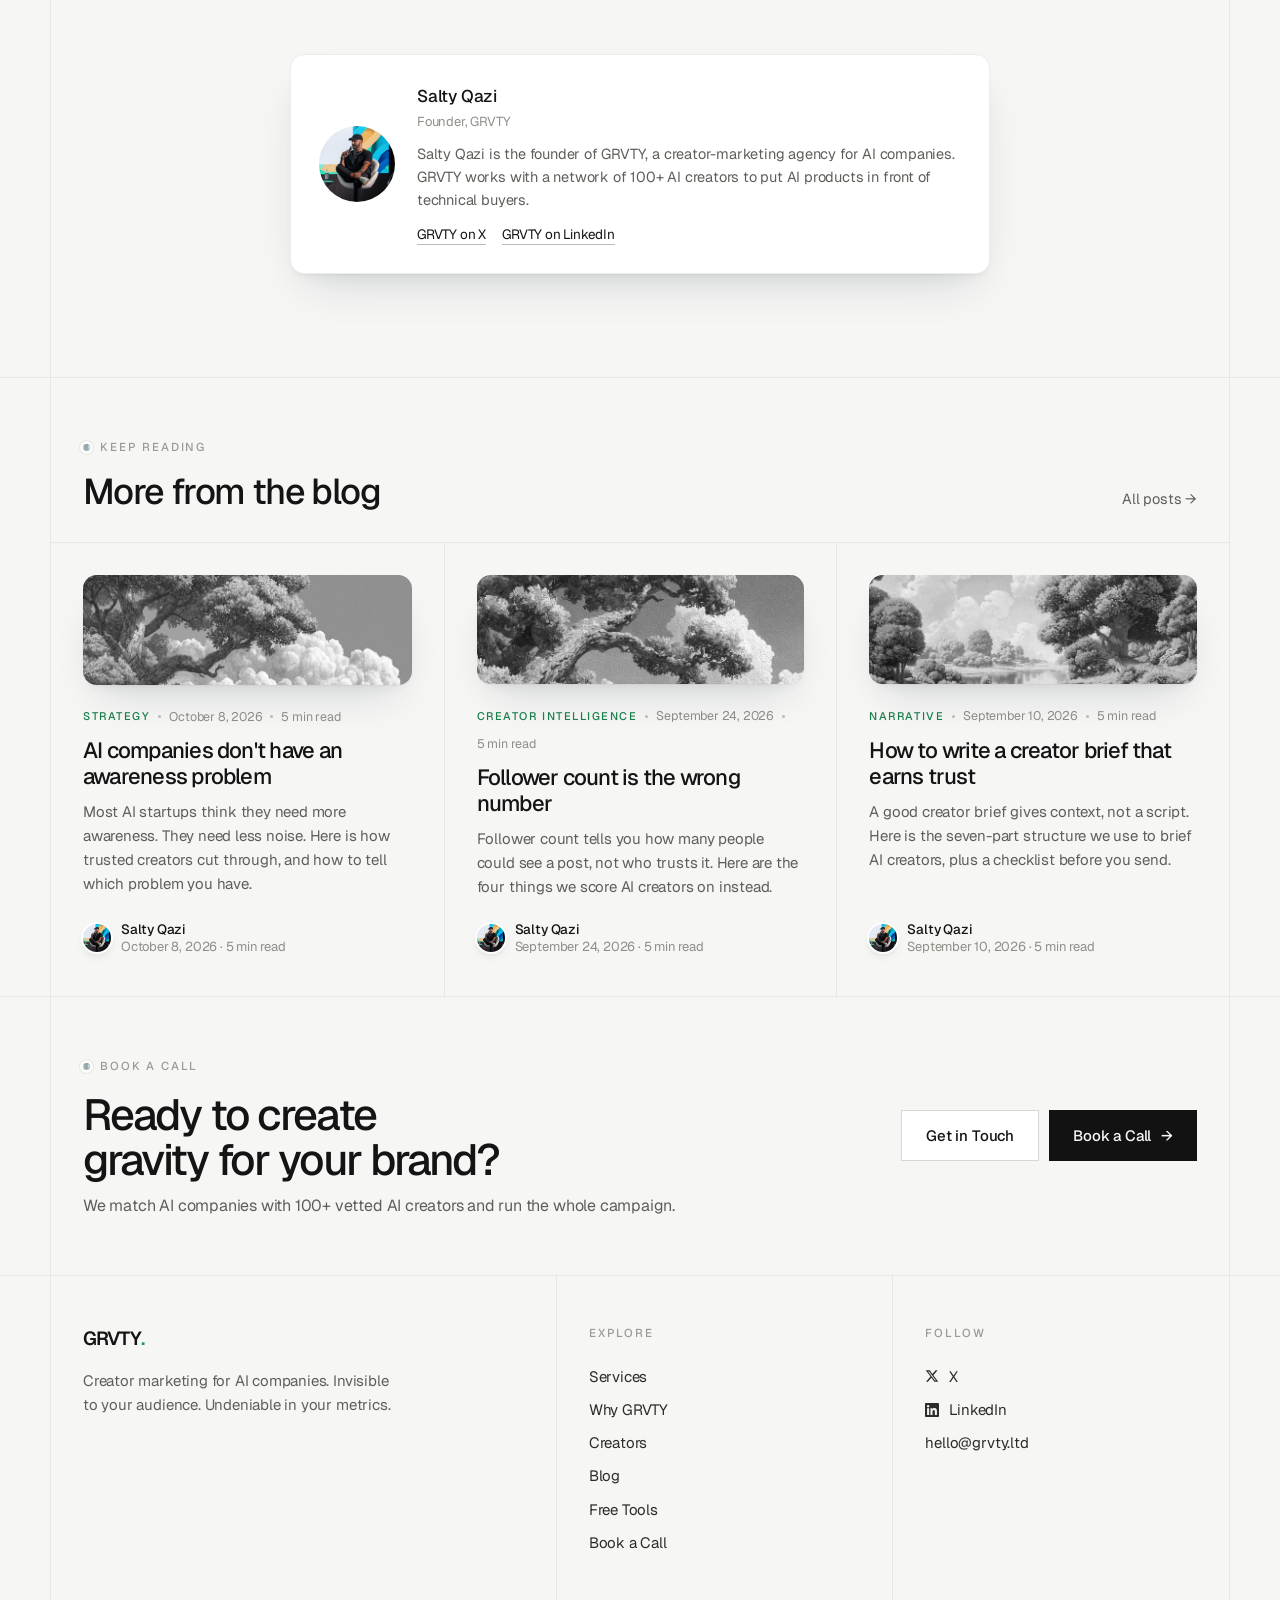
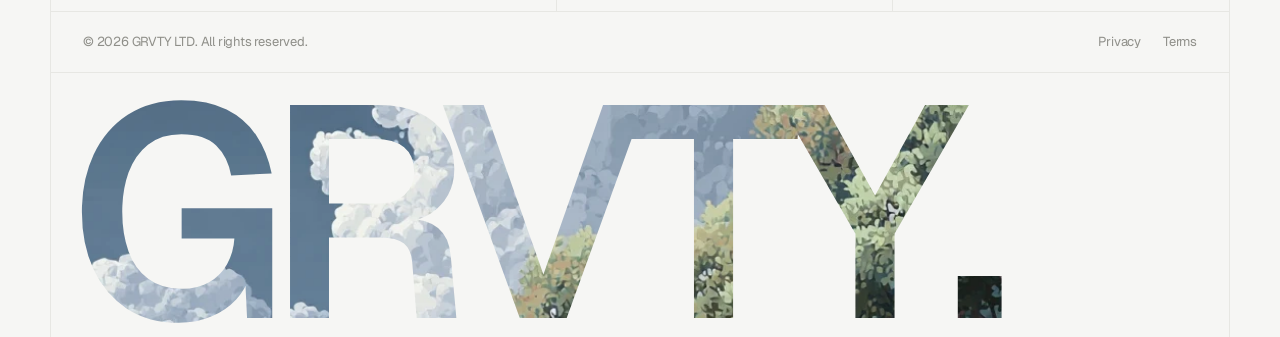
<file: blog/define-success-first/index.html>
<!doctype html>
<html lang="en">
<head>
<meta charset="utf-8">
<meta name="viewport" content="width=device-width, initial-scale=1">
<title>Define success before the first brief — GRVTY</title>
<meta name="description" content="Most creator campaigns measure whatever is easy after the fact. Here is how to define success before the first brief and build attribution around it.">
<meta name="theme-color" content="#f6f6f4">
<link rel="icon" href="/favicon.svg" type="image/svg+xml">
<link rel="canonical" href="https://grvty.ltd/blog/define-success-first/">
<meta property="og:title" content="Define success before the first brief — GRVTY">
<meta property="og:description" content="Most creator campaigns measure whatever is easy after the fact. Here is how to define success before the first brief and build attribution around it.">
<script>document.documentElement.classList.add('js')</script>
<link rel="preconnect" href="https://fonts.googleapis.com">
<link rel="preconnect" href="https://fonts.gstatic.com" crossorigin>
<link href="https://fonts.googleapis.com/css2?family=Geist:wght@300;400;500;600;700&display=swap" rel="stylesheet">
<link rel="stylesheet" href="/styles.css?v=33">
<meta property="og:image" content="https://grvty.ltd/assets/paintings/2.webp">
<meta property="og:type" content="article">
<script type="application/ld+json">{"@context": "https://schema.org", "@type": "BlogPosting", "headline": "Define success before the first brief", "description": "Most creator campaigns measure whatever is easy after the fact. Here is how to define success before the first brief and build attribution around it.", "datePublished": "2026-08-27", "image": "https://grvty.ltd/assets/paintings/2.webp", "author": {"@type": "Person", "name": "Salty Qazi", "jobTitle": "Founder", "worksFor": {"@type": "Organization", "name": "GRVTY"}}, "publisher": {"@type": "Organization", "name": "GRVTY LTD"}, "mainEntityOfPage": "https://grvty.ltd/blog/define-success-first/"}</script>
</head>
<body>
<a class="skip" href="#main">Skip to content</a>
<div class="progress" aria-hidden="true"><i></i></div>
<header class="nav" id="nav">
  <div class="rail nav-inner">
    <a href="/" class="logo" aria-label="GRVTY home">GRVTY<span>.</span></a>
    <nav class="nav-links" aria-label="Primary">
      <a href="/#services">Services</a>
      <a href="/#why">Why GRVTY</a>
      <a href="/#creators">Creators</a>
      <a href="/blog/" class="on" aria-current="page">Blog</a>
      <a href="/tools/">Free Tools</a>
    </nav>
    <a href="https://calendar.app.google/D2n2vk7Z5fZMMSHQA" target="_blank" rel="noopener" class="btn btn-primary btn-sm magnetic">Book a Call <span class="arr">→</span></a>
    <button class="menu-btn" aria-label="Open menu" aria-expanded="false" aria-controls="mobile-menu"><i></i><i></i></button>
  </div>
  <div class="mobile-menu" id="mobile-menu">
    <a href="/#services">Services</a>
    <a href="/#why">Why GRVTY</a>
    <a href="/#creators">Creators</a>
    <a href="/blog/">Blog</a>
    <a href="/tools/">Free Tools</a>
    <a href="https://calendar.app.google/D2n2vk7Z5fZMMSHQA" target="_blank" rel="noopener" class="btn btn-primary">Book a Call <span class="arr">→</span></a>
  </div>
</header>

<main id="main">
  <section class="page-hero article-head">
    <div class="rail">
      <a href="/blog/" class="back reveal"><span class="arr">←</span> All posts</a>
      <div class="reveal" style="--d:60ms"><div class="meta"><span class="cat">Attribution</span><i></i><span>August 27, 2026</span><i></i><span>5 min read</span></div></div>
      <h1 class="reveal" style="--d:120ms">Define success before the first brief</h1>
      <p class="lede reveal" style="--d:200ms">Most creator campaigns measure whatever is easy after the fact. Here is how to define success before the first brief and build attribution around it.</p>
      <div class="byline reveal" style="--d:280ms"><img src="/assets/team/salty-qazi.webp" alt="" width="80" height="80"><div><b>Salty Qazi</b><span>Founder, GRVTY</span></div></div>
    </div>
  </section>

  <section class="article-cover">
    <div class="rail"><div class="cover reveal" style="--d:200ms"><img src="/assets/paintings/2.webp" alt="" width="1344" height="896"></div></div>
  </section>

  <section class="article-body">
    <div class="rail">
      <article class="article">
<p>Here is how most creator campaigns end. The content goes live. A few weeks later, someone pulls a report. It shows impressions, views, engagement rate and maybe some clicks. Everyone looks at it and tries to decide whether it worked.</p>
<p>Nobody can, because nobody decided what working meant before it started.</p>
<p>This is the most avoidable failure in creator marketing. It is also the most common. The fix is boring: define success before the first brief is written, then build attribution around what actually matters to you.</p>
<h2>Why after-the-fact measurement fails</h2>
<p>When you measure after the fact, you measure what is available, not what matters. Platform dashboards give you views and engagement because those are easy to count. Those numbers become the story by default.</p>
<p>The problem is that they rarely connect to the outcomes a founder or marketing lead cares about. You care about trials, activated accounts, pipeline, retention, or a specific shift in who is signing up. A view count doesn't tell you any of that.</p>
<p>Worse, after-the-fact measurement invites motivated reasoning. If the numbers are good, the campaign worked. If they're bad, the campaign was about awareness anyway. You learn nothing either way.</p>
<h2>Start with the business question</h2>
<p>Before we write a brief, we ask one question: if this goes well, what will be different in ninety days?</p>
<p>The answer is usually specific once you push on it. Here are some examples of good answers, all hypothetical:</p>
<ul><li>More developers on the free tier who make at least one API call in their first week.</li><li>More inbound demo requests from teams above a certain size.</li><li>A higher share of signups who come from a technical role rather than general interest.</li><li>More prospects who already understand the product when they reach a sales call.</li></ul>
<p>Each of those implies different creators, different content and different measurement. A campaign built for API activation should look nothing like one built for enterprise demos. If you don't decide up front, you end up running a vague campaign that serves neither.</p>
<p>Pick one. Teams often want all four, and that is how campaigns end up built for nothing in particular. You can track secondary effects, but the brief, the creator selection and the report should all point at a single primary outcome. Everything else is context.</p>
<blockquote><p>If you can't say what success looks like before the campaign, you won't recognize it after.</p></blockquote>
<h2>A framework for defining success</h2>
<p>Here is the framework we use. It fits on one page, and it should be agreed before any creator is contacted.</p>
<ol><li><strong>The outcome.</strong> One primary business result, stated in your own terms. Not a channel metric. Something your finance team would recognize.</li><li><strong>The leading indicators.</strong> Two or three signals that should move before the outcome does. For a developer tool, this might be docs traffic from creator-referred visitors, or the share of new signups who complete setup.</li><li><strong>The baseline.</strong> What those numbers look like today, without the campaign. Without a baseline, any number looks like progress.</li><li><strong>The time window.</strong> When you expect to see movement. Creator content has a long tail, especially on YouTube and in newsletters. Set the window to match the platforms you are using.</li><li><strong>The attribution method.</strong> How you will connect creator content to the outcome. This is where most teams get stuck, so it gets its own section below.</li><li><strong>The decision rule.</strong> What you will do if the numbers hit, miss, or land in between. Decide this now, while you are still objective.</li></ol>
<h2>Building attribution around it</h2>
<p>Creator attribution is imperfect. People watch a video on one device, think about it for a week, and sign up from another. Anyone who promises perfect attribution is guessing.</p>
<p>That doesn't mean you give up. It means you combine methods so each one covers the others' blind spots:</p>
<ul><li><strong>Direct tracking.</strong> Unique links and codes per creator. They undercount, because many people never click. They are still the cleanest signal you have.</li><li><strong>Self-reported attribution.</strong> A single open question at signup asking where people heard about you. It catches the people who didn't click. Read the answers, don't just count them.</li><li><strong>Timing analysis.</strong> Look at the outcome metric around each publish date, against your baseline. A clear lift after a post goes live is evidence, even without a click.</li><li><strong>Quality signals.</strong> Compare creator-referred users to your other channels on the leading indicators you chose. Do they activate faster? Do they stick around longer?</li></ul>
<p>No single method is enough. Together, they give you a picture you can make decisions with. Agree on the mix before launch, too. If you add a signup question after the campaign starts, you lose the earliest responses, which are often the most telling.</p>
<h2>Why this improves the campaign itself</h2>
<p>Defining success early isn't just about reporting. It changes the work.</p>
<p>When the creator understands the outcome, the content gets sharper. A creator who knows you care about API activation will show the setup flow. One who knows you care about enterprise demos will talk about team workflows. Same product, different content, because the goal was clear.</p>
<p>It also changes creator selection. If your outcome is technical activation, you pick creators whose audiences build things. If it is awareness among executives, you pick different voices on different platforms.</p>
<p>And it keeps everyone honest, including us. A defined outcome means a campaign can clearly miss. That is a feature. It is the only way to learn what works for your product. When we talk about a 3X average ROAS for our clients, the number only means something because return was defined before the money was spent.</p>
<h2>Measure what matters</h2>
<p>Impressions are easy. GRVTY has delivered more than 100M of them, and they are still the least interesting number in any report we send. Performance Attribution at GRVTY starts by defining what success means to you, then builds measurement around that before a single brief goes out.</p>
      </article>
      <aside class="author-card reveal">
        <img src="/assets/team/salty-qazi.webp" alt="Salty Qazi" width="152" height="152" loading="lazy">
        <div>
          <b>Salty Qazi</b><small>Founder, GRVTY</small>
          <p>Salty Qazi is the founder of GRVTY, a creator-marketing agency for AI companies. GRVTY works with a network of 100+ AI creators to put AI products in front of technical buyers.</p>
          <div class="links"><a href="https://x.com/grvtyltd" target="_blank" rel="noopener">GRVTY on X</a><a href="https://www.linkedin.com/company/grvtyltd/" target="_blank" rel="noopener">GRVTY on LinkedIn</a></div>
        </div>
      </aside>
    </div>
  </section>

  <section class="sec">
    <div class="rail">
      <div class="more-head">
        <div><span class="eyebrow">Keep reading</span><h2>More from the blog</h2></div>
        <a href="/blog/">All posts →</a>
      </div>
      <div class="post-grid three">
        <a class="post-card reveal" href="/blog/noise-problem/" style="--d:0ms">
          <span class="cover"><img src="/assets/paintings/3.webp" alt="" loading="lazy" width="1344" height="896"></span>
          <div class="meta"><span class="cat">Strategy</span><i></i><span>October 8, 2026</span><i></i><span>5 min read</span></div>
          <h3>AI companies don&#x27;t have an awareness problem</h3>
          <p>Most AI startups think they need more awareness. They need less noise. Here is how trusted creators cut through, and how to tell which problem you have.</p>
          <div class="byline sm"><img src="/assets/team/salty-qazi.webp" alt="" width="80" height="80" loading="lazy"><div><b>Salty Qazi</b><span>October 8, 2026 · 5 min read</span></div></div>
        </a>
        <a class="post-card reveal" href="/blog/follower-count/" style="--d:110ms">
          <span class="cover"><img src="/assets/paintings/1.webp" alt="" loading="lazy" width="1344" height="896"></span>
          <div class="meta"><span class="cat">Creator Intelligence</span><i></i><span>September 24, 2026</span><i></i><span>5 min read</span></div>
          <h3>Follower count is the wrong number</h3>
          <p>Follower count tells you how many people could see a post, not who trusts it. Here are the four things we score AI creators on instead.</p>
          <div class="byline sm"><img src="/assets/team/salty-qazi.webp" alt="" width="80" height="80" loading="lazy"><div><b>Salty Qazi</b><span>September 24, 2026 · 5 min read</span></div></div>
        </a>
        <a class="post-card reveal" href="/blog/creator-brief/" style="--d:220ms">
          <span class="cover"><img src="/assets/paintings/4.webp" alt="" loading="lazy" width="1344" height="896"></span>
          <div class="meta"><span class="cat">Narrative</span><i></i><span>September 10, 2026</span><i></i><span>5 min read</span></div>
          <h3>How to write a creator brief that earns trust</h3>
          <p>A good creator brief gives context, not a script. Here is the seven-part structure we use to brief AI creators, plus a checklist before you send.</p>
          <div class="byline sm"><img src="/assets/team/salty-qazi.webp" alt="" width="80" height="80" loading="lazy"><div><b>Salty Qazi</b><span>September 10, 2026 · 5 min read</span></div></div>
        </a>
      </div>
    </div>
  </section>

  <section class="sec mini-cta">
    <div class="rail">
      <div class="reveal">
        <span class="eyebrow">Book a Call</span>
        <h2 style="margin-top:16px">Ready to create<br>gravity for your brand?</h2>
        <p>We match AI companies with 100+ vetted AI creators and run the whole campaign.</p>
      </div>
      <div class="cta-row reveal" style="--d:120ms">
        <a href="mailto:hello@grvty.ltd" class="btn btn-secondary">Get in Touch</a>
        <a href="https://calendar.app.google/D2n2vk7Z5fZMMSHQA" target="_blank" rel="noopener" class="btn btn-primary magnetic">Book a Call <span class="arr">→</span></a>
      </div>
    </div>
  </section>

</main>

<footer class="sec">
  <div class="rail">
    <div class="foot-grid">
      <div class="foot-brand">
        <a href="/" class="logo">GRVTY<span>.</span></a>
        <p>Creator marketing for AI companies. Invisible to your audience. Undeniable in your metrics.</p>
      </div>
      <div class="foot-col">
        <h4>Explore</h4>
        <a href="/#services">Services <span class="arr">→</span></a>
        <a href="/#why">Why GRVTY <span class="arr">→</span></a>
        <a href="/#creators">Creators <span class="arr">→</span></a>
        <a href="/blog/">Blog <span class="arr">→</span></a>
        <a href="/tools/">Free Tools <span class="arr">→</span></a>
        <a href="https://calendar.app.google/D2n2vk7Z5fZMMSHQA" target="_blank" rel="noopener">Book a Call <span class="arr">→</span></a>
      </div>
      <div class="foot-col">
        <h4>Follow</h4>
        <a href="https://x.com/grvtyltd" target="_blank" rel="noopener"><svg viewBox="0 0 24 24" aria-hidden="true"><path d="M18.244 2.25h3.308l-7.227 8.26 8.502 11.24H16.17l-5.214-6.817L4.99 21.75H1.68l7.73-8.835L1.254 2.25H8.08l4.713 6.231zm-1.161 17.52h1.833L7.084 4.126H5.117z"/></svg>X <span class="arr">↗</span></a>
        <a href="https://www.linkedin.com/company/grvtyltd/" target="_blank" rel="noopener"><svg viewBox="0 0 24 24" aria-hidden="true"><path d="M20.45 20.45h-3.56v-5.57c0-1.33-.02-3.04-1.85-3.04-1.85 0-2.14 1.45-2.14 2.94v5.67H9.35V9h3.41v1.56h.05c.48-.9 1.64-1.85 3.37-1.85 3.6 0 4.27 2.37 4.27 5.46v6.28zM5.34 7.43a2.06 2.06 0 1 1 0-4.13 2.06 2.06 0 0 1 0 4.13zM7.12 20.45H3.56V9h3.56v11.45zM22.22 0H1.77C.79 0 0 .77 0 1.73v20.54C0 23.23.79 24 1.77 24h20.45c.98 0 1.78-.77 1.78-1.73V1.73C24 .77 23.2 0 22.22 0z"/></svg>LinkedIn <span class="arr">↗</span></a>
        <a href="mailto:hello@grvty.ltd">hello@grvty.ltd <span class="arr">→</span></a>
      </div>
    </div>
    <div class="foot-bar">
      <span>© 2026 GRVTY LTD. All rights reserved.</span>
      <nav aria-label="Legal"><a href="/privacy.html">Privacy</a><a href="/terms.html">Terms</a></nav>
    </div>
    <div class="wordmark reveal" aria-hidden="true"><span>GRVTY.</span></div>
  </div>
</footer>

<script src="/main.js?v=33"></script>
</body>
</html>
</file>
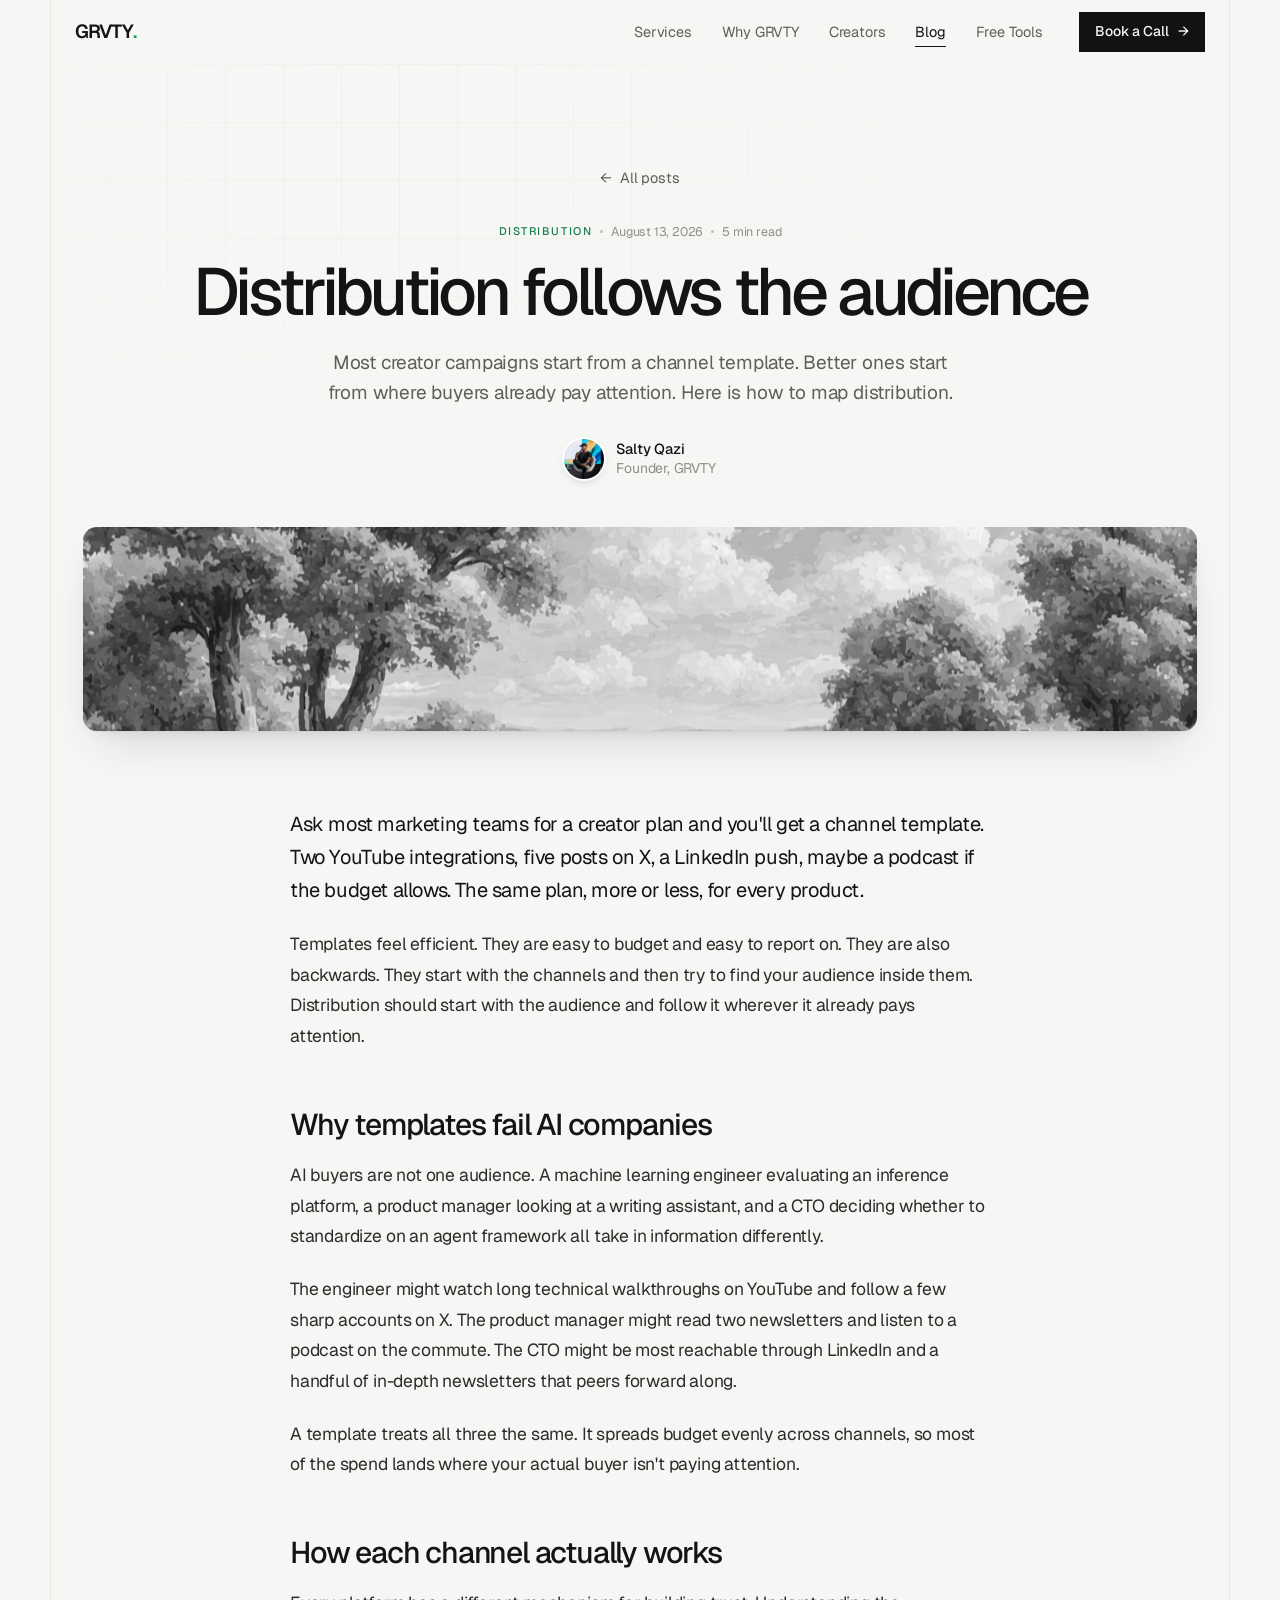
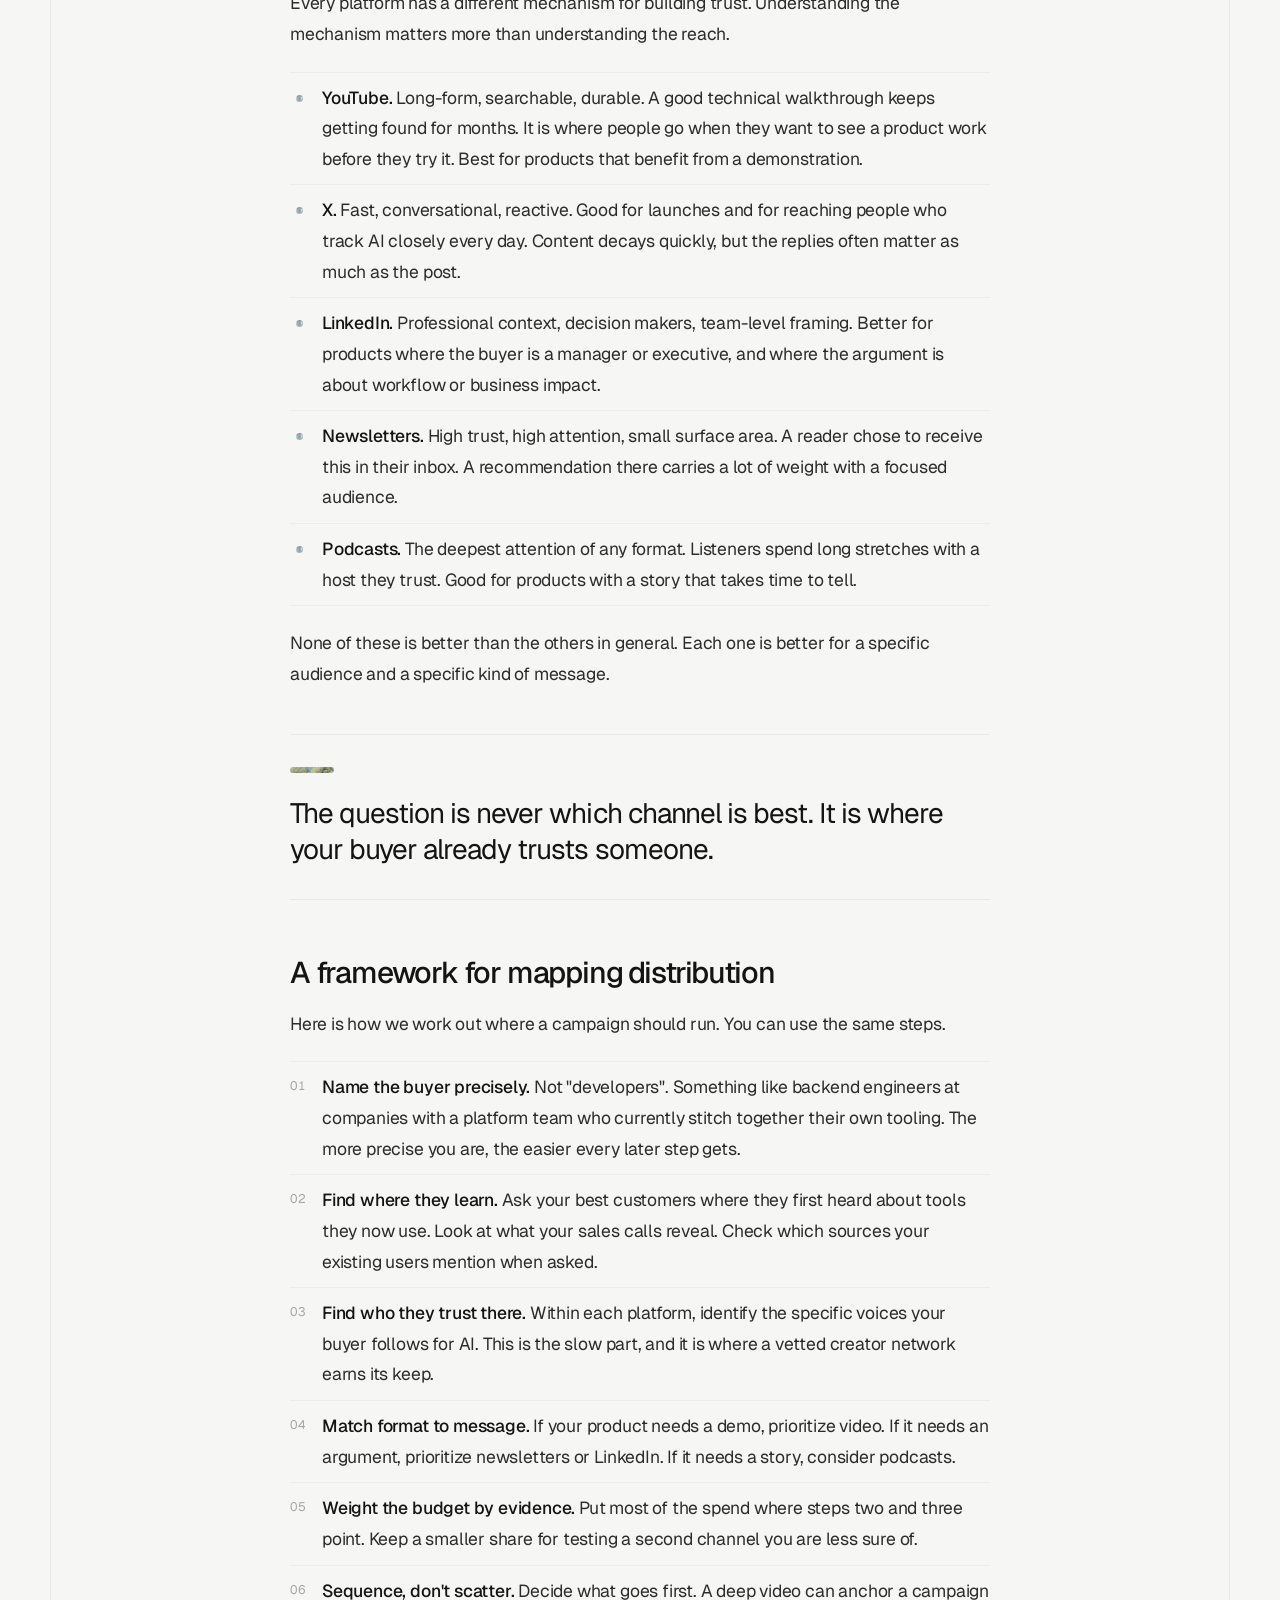
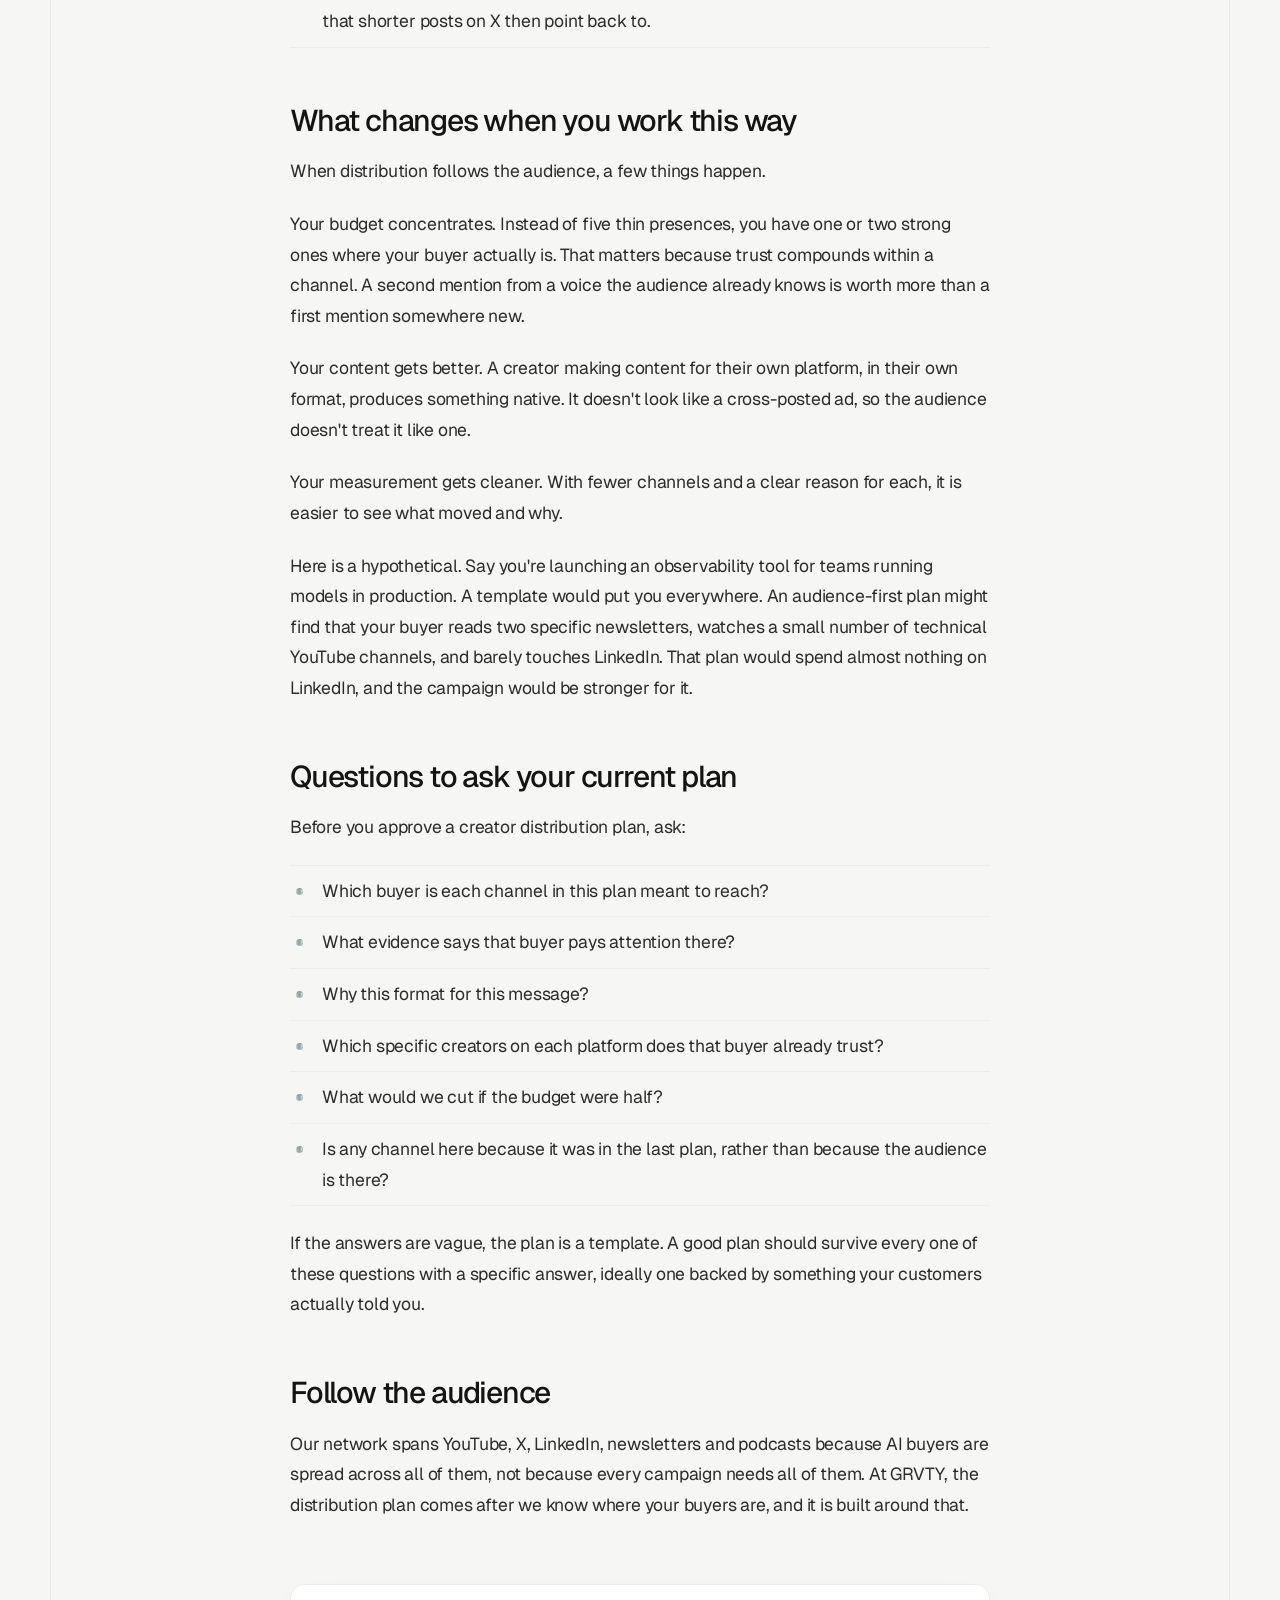
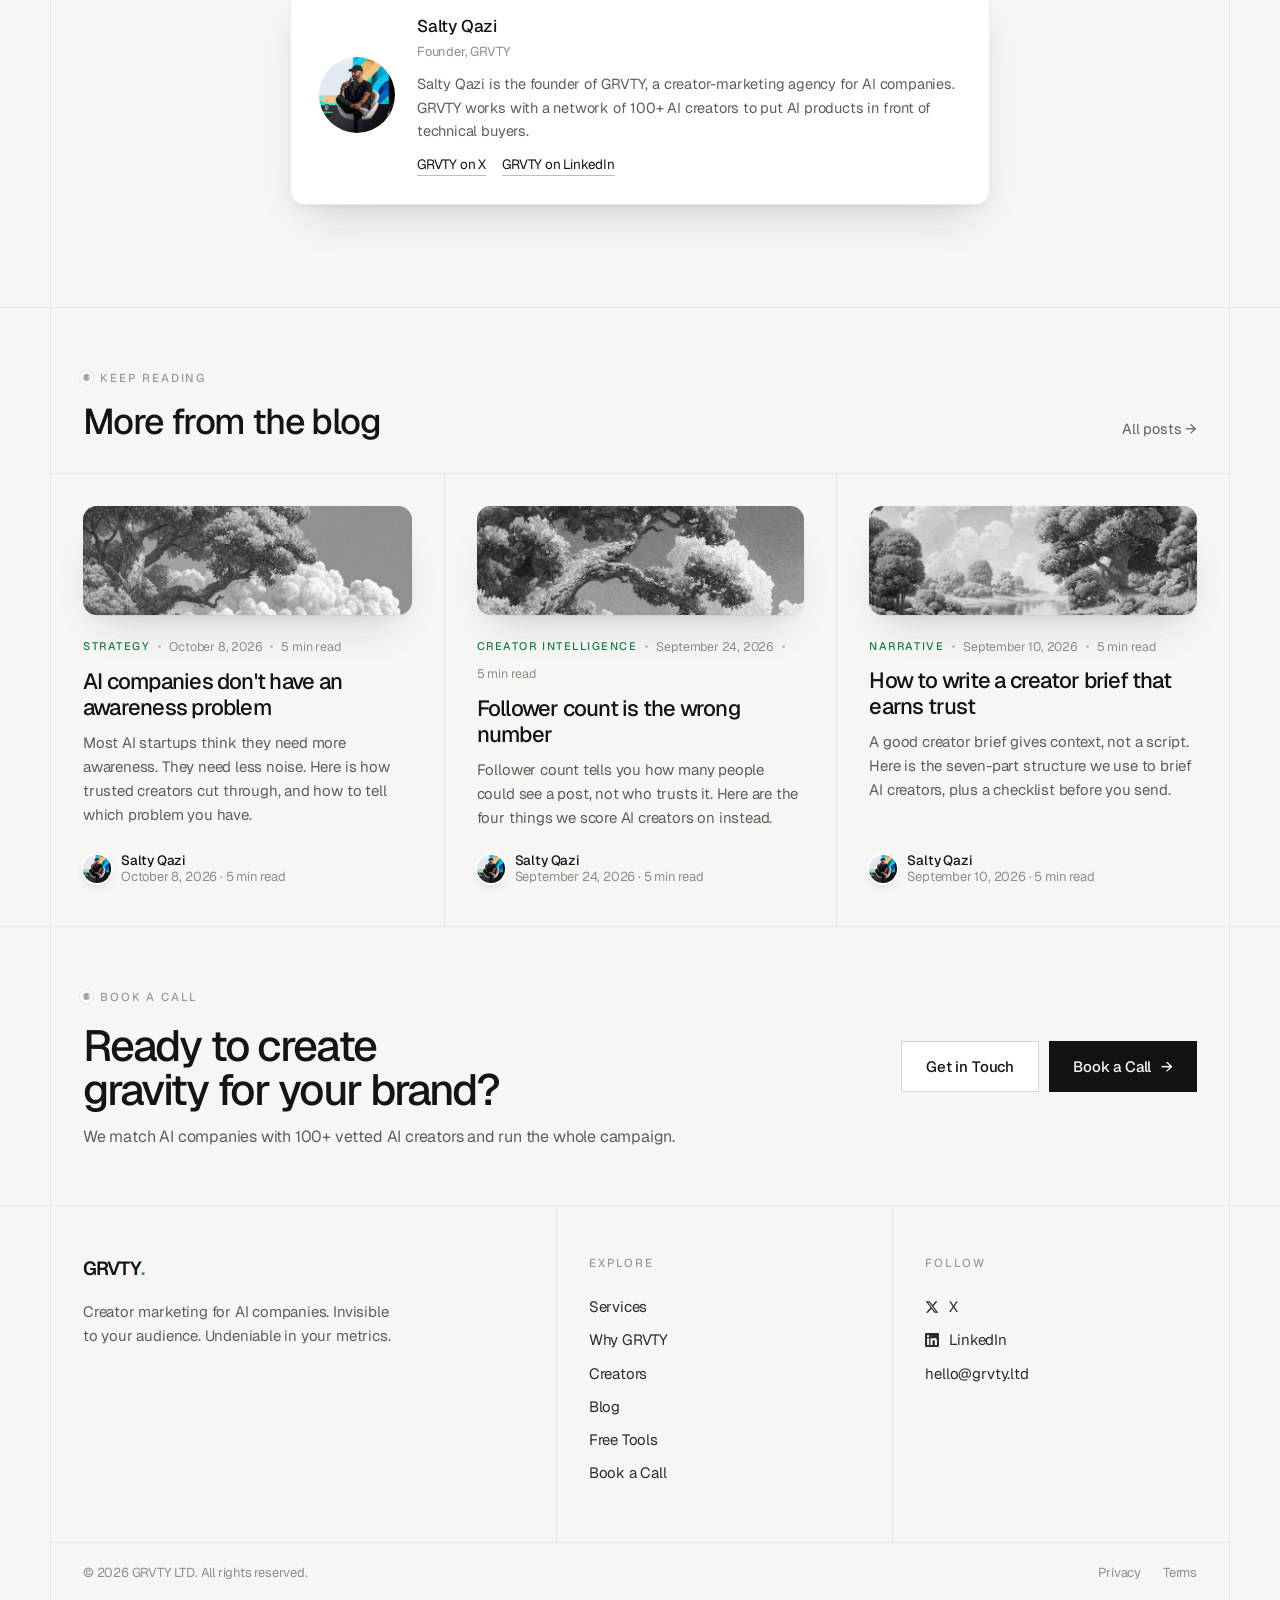
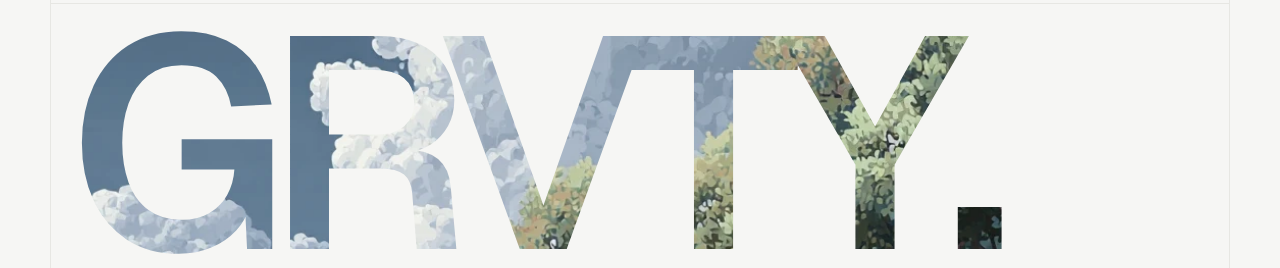
<file: blog/distribution-follows-audience/index.html>
<!doctype html>
<html lang="en">
<head>
<meta charset="utf-8">
<meta name="viewport" content="width=device-width, initial-scale=1">
<title>Distribution follows the audience — GRVTY</title>
<meta name="description" content="Most creator campaigns start from a channel template. Better ones start from where buyers already pay attention. Here is how to map distribution.">
<meta name="theme-color" content="#f6f6f4">
<link rel="icon" href="/favicon.svg" type="image/svg+xml">
<link rel="canonical" href="https://grvty.ltd/blog/distribution-follows-audience/">
<meta property="og:title" content="Distribution follows the audience — GRVTY">
<meta property="og:description" content="Most creator campaigns start from a channel template. Better ones start from where buyers already pay attention. Here is how to map distribution.">
<script>document.documentElement.classList.add('js')</script>
<link rel="preconnect" href="https://fonts.googleapis.com">
<link rel="preconnect" href="https://fonts.gstatic.com" crossorigin>
<link href="https://fonts.googleapis.com/css2?family=Geist:wght@300;400;500;600;700&display=swap" rel="stylesheet">
<link rel="stylesheet" href="/styles.css?v=33">
<meta property="og:image" content="https://grvty.ltd/assets/paintings/5.webp">
<meta property="og:type" content="article">
<script type="application/ld+json">{"@context": "https://schema.org", "@type": "BlogPosting", "headline": "Distribution follows the audience", "description": "Most creator campaigns start from a channel template. Better ones start from where buyers already pay attention. Here is how to map distribution.", "datePublished": "2026-08-13", "image": "https://grvty.ltd/assets/paintings/5.webp", "author": {"@type": "Person", "name": "Salty Qazi", "jobTitle": "Founder", "worksFor": {"@type": "Organization", "name": "GRVTY"}}, "publisher": {"@type": "Organization", "name": "GRVTY LTD"}, "mainEntityOfPage": "https://grvty.ltd/blog/distribution-follows-audience/"}</script>
</head>
<body>
<a class="skip" href="#main">Skip to content</a>
<div class="progress" aria-hidden="true"><i></i></div>
<header class="nav" id="nav">
  <div class="rail nav-inner">
    <a href="/" class="logo" aria-label="GRVTY home">GRVTY<span>.</span></a>
    <nav class="nav-links" aria-label="Primary">
      <a href="/#services">Services</a>
      <a href="/#why">Why GRVTY</a>
      <a href="/#creators">Creators</a>
      <a href="/blog/" class="on" aria-current="page">Blog</a>
      <a href="/tools/">Free Tools</a>
    </nav>
    <a href="https://calendar.app.google/D2n2vk7Z5fZMMSHQA" target="_blank" rel="noopener" class="btn btn-primary btn-sm magnetic">Book a Call <span class="arr">→</span></a>
    <button class="menu-btn" aria-label="Open menu" aria-expanded="false" aria-controls="mobile-menu"><i></i><i></i></button>
  </div>
  <div class="mobile-menu" id="mobile-menu">
    <a href="/#services">Services</a>
    <a href="/#why">Why GRVTY</a>
    <a href="/#creators">Creators</a>
    <a href="/blog/">Blog</a>
    <a href="/tools/">Free Tools</a>
    <a href="https://calendar.app.google/D2n2vk7Z5fZMMSHQA" target="_blank" rel="noopener" class="btn btn-primary">Book a Call <span class="arr">→</span></a>
  </div>
</header>

<main id="main">
  <section class="page-hero article-head">
    <div class="rail">
      <a href="/blog/" class="back reveal"><span class="arr">←</span> All posts</a>
      <div class="reveal" style="--d:60ms"><div class="meta"><span class="cat">Distribution</span><i></i><span>August 13, 2026</span><i></i><span>5 min read</span></div></div>
      <h1 class="reveal" style="--d:120ms">Distribution follows the audience</h1>
      <p class="lede reveal" style="--d:200ms">Most creator campaigns start from a channel template. Better ones start from where buyers already pay attention. Here is how to map distribution.</p>
      <div class="byline reveal" style="--d:280ms"><img src="/assets/team/salty-qazi.webp" alt="" width="80" height="80"><div><b>Salty Qazi</b><span>Founder, GRVTY</span></div></div>
    </div>
  </section>

  <section class="article-cover">
    <div class="rail"><div class="cover reveal" style="--d:200ms"><img src="/assets/paintings/5.webp" alt="" width="1344" height="896"></div></div>
  </section>

  <section class="article-body">
    <div class="rail">
      <article class="article">
<p>Ask most marketing teams for a creator plan and you'll get a channel template. Two YouTube integrations, five posts on X, a LinkedIn push, maybe a podcast if the budget allows. The same plan, more or less, for every product.</p>
<p>Templates feel efficient. They are easy to budget and easy to report on. They are also backwards. They start with the channels and then try to find your audience inside them. Distribution should start with the audience and follow it wherever it already pays attention.</p>
<h2>Why templates fail AI companies</h2>
<p>AI buyers are not one audience. A machine learning engineer evaluating an inference platform, a product manager looking at a writing assistant, and a CTO deciding whether to standardize on an agent framework all take in information differently.</p>
<p>The engineer might watch long technical walkthroughs on YouTube and follow a few sharp accounts on X. The product manager might read two newsletters and listen to a podcast on the commute. The CTO might be most reachable through LinkedIn and a handful of in-depth newsletters that peers forward along.</p>
<p>A template treats all three the same. It spreads budget evenly across channels, so most of the spend lands where your actual buyer isn't paying attention.</p>
<h2>How each channel actually works</h2>
<p>Every platform has a different mechanism for building trust. Understanding the mechanism matters more than understanding the reach.</p>
<ul><li><strong>YouTube.</strong> Long-form, searchable, durable. A good technical walkthrough keeps getting found for months. It is where people go when they want to see a product work before they try it. Best for products that benefit from a demonstration.</li><li><strong>X.</strong> Fast, conversational, reactive. Good for launches and for reaching people who track AI closely every day. Content decays quickly, but the replies often matter as much as the post.</li><li><strong>LinkedIn.</strong> Professional context, decision makers, team-level framing. Better for products where the buyer is a manager or executive, and where the argument is about workflow or business impact.</li><li><strong>Newsletters.</strong> High trust, high attention, small surface area. A reader chose to receive this in their inbox. A recommendation there carries a lot of weight with a focused audience.</li><li><strong>Podcasts.</strong> The deepest attention of any format. Listeners spend long stretches with a host they trust. Good for products with a story that takes time to tell.</li></ul>
<p>None of these is better than the others in general. Each one is better for a specific audience and a specific kind of message.</p>
<blockquote><p>The question is never which channel is best. It is where your buyer already trusts someone.</p></blockquote>
<h2>A framework for mapping distribution</h2>
<p>Here is how we work out where a campaign should run. You can use the same steps.</p>
<ol><li><strong>Name the buyer precisely.</strong> Not "developers". Something like backend engineers at companies with a platform team who currently stitch together their own tooling. The more precise you are, the easier every later step gets.</li><li><strong>Find where they learn.</strong> Ask your best customers where they first heard about tools they now use. Look at what your sales calls reveal. Check which sources your existing users mention when asked.</li><li><strong>Find who they trust there.</strong> Within each platform, identify the specific voices your buyer follows for AI. This is the slow part, and it is where a vetted creator network earns its keep.</li><li><strong>Match format to message.</strong> If your product needs a demo, prioritize video. If it needs an argument, prioritize newsletters or LinkedIn. If it needs a story, consider podcasts.</li><li><strong>Weight the budget by evidence.</strong> Put most of the spend where steps two and three point. Keep a smaller share for testing a second channel you are less sure of.</li><li><strong>Sequence, don't scatter.</strong> Decide what goes first. A deep video can anchor a campaign that shorter posts on X then point back to.</li></ol>
<h2>What changes when you work this way</h2>
<p>When distribution follows the audience, a few things happen.</p>
<p>Your budget concentrates. Instead of five thin presences, you have one or two strong ones where your buyer actually is. That matters because trust compounds within a channel. A second mention from a voice the audience already knows is worth more than a first mention somewhere new.</p>
<p>Your content gets better. A creator making content for their own platform, in their own format, produces something native. It doesn't look like a cross-posted ad, so the audience doesn't treat it like one.</p>
<p>Your measurement gets cleaner. With fewer channels and a clear reason for each, it is easier to see what moved and why.</p>
<p>Here is a hypothetical. Say you're launching an observability tool for teams running models in production. A template would put you everywhere. An audience-first plan might find that your buyer reads two specific newsletters, watches a small number of technical YouTube channels, and barely touches LinkedIn. That plan would spend almost nothing on LinkedIn, and the campaign would be stronger for it.</p>
<h2>Questions to ask your current plan</h2>
<p>Before you approve a creator distribution plan, ask:</p>
<ul><li>Which buyer is each channel in this plan meant to reach?</li><li>What evidence says that buyer pays attention there?</li><li>Why this format for this message?</li><li>Which specific creators on each platform does that buyer already trust?</li><li>What would we cut if the budget were half?</li><li>Is any channel here because it was in the last plan, rather than because the audience is there?</li></ul>
<p>If the answers are vague, the plan is a template. A good plan should survive every one of these questions with a specific answer, ideally one backed by something your customers actually told you.</p>
<h2>Follow the audience</h2>
<p>Our network spans YouTube, X, LinkedIn, newsletters and podcasts because AI buyers are spread across all of them, not because every campaign needs all of them. At GRVTY, the distribution plan comes after we know where your buyers are, and it is built around that.</p>
      </article>
      <aside class="author-card reveal">
        <img src="/assets/team/salty-qazi.webp" alt="Salty Qazi" width="152" height="152" loading="lazy">
        <div>
          <b>Salty Qazi</b><small>Founder, GRVTY</small>
          <p>Salty Qazi is the founder of GRVTY, a creator-marketing agency for AI companies. GRVTY works with a network of 100+ AI creators to put AI products in front of technical buyers.</p>
          <div class="links"><a href="https://x.com/grvtyltd" target="_blank" rel="noopener">GRVTY on X</a><a href="https://www.linkedin.com/company/grvtyltd/" target="_blank" rel="noopener">GRVTY on LinkedIn</a></div>
        </div>
      </aside>
    </div>
  </section>

  <section class="sec">
    <div class="rail">
      <div class="more-head">
        <div><span class="eyebrow">Keep reading</span><h2>More from the blog</h2></div>
        <a href="/blog/">All posts →</a>
      </div>
      <div class="post-grid three">
        <a class="post-card reveal" href="/blog/noise-problem/" style="--d:0ms">
          <span class="cover"><img src="/assets/paintings/3.webp" alt="" loading="lazy" width="1344" height="896"></span>
          <div class="meta"><span class="cat">Strategy</span><i></i><span>October 8, 2026</span><i></i><span>5 min read</span></div>
          <h3>AI companies don&#x27;t have an awareness problem</h3>
          <p>Most AI startups think they need more awareness. They need less noise. Here is how trusted creators cut through, and how to tell which problem you have.</p>
          <div class="byline sm"><img src="/assets/team/salty-qazi.webp" alt="" width="80" height="80" loading="lazy"><div><b>Salty Qazi</b><span>October 8, 2026 · 5 min read</span></div></div>
        </a>
        <a class="post-card reveal" href="/blog/follower-count/" style="--d:110ms">
          <span class="cover"><img src="/assets/paintings/1.webp" alt="" loading="lazy" width="1344" height="896"></span>
          <div class="meta"><span class="cat">Creator Intelligence</span><i></i><span>September 24, 2026</span><i></i><span>5 min read</span></div>
          <h3>Follower count is the wrong number</h3>
          <p>Follower count tells you how many people could see a post, not who trusts it. Here are the four things we score AI creators on instead.</p>
          <div class="byline sm"><img src="/assets/team/salty-qazi.webp" alt="" width="80" height="80" loading="lazy"><div><b>Salty Qazi</b><span>September 24, 2026 · 5 min read</span></div></div>
        </a>
        <a class="post-card reveal" href="/blog/creator-brief/" style="--d:220ms">
          <span class="cover"><img src="/assets/paintings/4.webp" alt="" loading="lazy" width="1344" height="896"></span>
          <div class="meta"><span class="cat">Narrative</span><i></i><span>September 10, 2026</span><i></i><span>5 min read</span></div>
          <h3>How to write a creator brief that earns trust</h3>
          <p>A good creator brief gives context, not a script. Here is the seven-part structure we use to brief AI creators, plus a checklist before you send.</p>
          <div class="byline sm"><img src="/assets/team/salty-qazi.webp" alt="" width="80" height="80" loading="lazy"><div><b>Salty Qazi</b><span>September 10, 2026 · 5 min read</span></div></div>
        </a>
      </div>
    </div>
  </section>

  <section class="sec mini-cta">
    <div class="rail">
      <div class="reveal">
        <span class="eyebrow">Book a Call</span>
        <h2 style="margin-top:16px">Ready to create<br>gravity for your brand?</h2>
        <p>We match AI companies with 100+ vetted AI creators and run the whole campaign.</p>
      </div>
      <div class="cta-row reveal" style="--d:120ms">
        <a href="mailto:hello@grvty.ltd" class="btn btn-secondary">Get in Touch</a>
        <a href="https://calendar.app.google/D2n2vk7Z5fZMMSHQA" target="_blank" rel="noopener" class="btn btn-primary magnetic">Book a Call <span class="arr">→</span></a>
      </div>
    </div>
  </section>

</main>

<footer class="sec">
  <div class="rail">
    <div class="foot-grid">
      <div class="foot-brand">
        <a href="/" class="logo">GRVTY<span>.</span></a>
        <p>Creator marketing for AI companies. Invisible to your audience. Undeniable in your metrics.</p>
      </div>
      <div class="foot-col">
        <h4>Explore</h4>
        <a href="/#services">Services <span class="arr">→</span></a>
        <a href="/#why">Why GRVTY <span class="arr">→</span></a>
        <a href="/#creators">Creators <span class="arr">→</span></a>
        <a href="/blog/">Blog <span class="arr">→</span></a>
        <a href="/tools/">Free Tools <span class="arr">→</span></a>
        <a href="https://calendar.app.google/D2n2vk7Z5fZMMSHQA" target="_blank" rel="noopener">Book a Call <span class="arr">→</span></a>
      </div>
      <div class="foot-col">
        <h4>Follow</h4>
        <a href="https://x.com/grvtyltd" target="_blank" rel="noopener"><svg viewBox="0 0 24 24" aria-hidden="true"><path d="M18.244 2.25h3.308l-7.227 8.26 8.502 11.24H16.17l-5.214-6.817L4.99 21.75H1.68l7.73-8.835L1.254 2.25H8.08l4.713 6.231zm-1.161 17.52h1.833L7.084 4.126H5.117z"/></svg>X <span class="arr">↗</span></a>
        <a href="https://www.linkedin.com/company/grvtyltd/" target="_blank" rel="noopener"><svg viewBox="0 0 24 24" aria-hidden="true"><path d="M20.45 20.45h-3.56v-5.57c0-1.33-.02-3.04-1.85-3.04-1.85 0-2.14 1.45-2.14 2.94v5.67H9.35V9h3.41v1.56h.05c.48-.9 1.64-1.85 3.37-1.85 3.6 0 4.27 2.37 4.27 5.46v6.28zM5.34 7.43a2.06 2.06 0 1 1 0-4.13 2.06 2.06 0 0 1 0 4.13zM7.12 20.45H3.56V9h3.56v11.45zM22.22 0H1.77C.79 0 0 .77 0 1.73v20.54C0 23.23.79 24 1.77 24h20.45c.98 0 1.78-.77 1.78-1.73V1.73C24 .77 23.2 0 22.22 0z"/></svg>LinkedIn <span class="arr">↗</span></a>
        <a href="mailto:hello@grvty.ltd">hello@grvty.ltd <span class="arr">→</span></a>
      </div>
    </div>
    <div class="foot-bar">
      <span>© 2026 GRVTY LTD. All rights reserved.</span>
      <nav aria-label="Legal"><a href="/privacy.html">Privacy</a><a href="/terms.html">Terms</a></nav>
    </div>
    <div class="wordmark reveal" aria-hidden="true"><span>GRVTY.</span></div>
  </div>
</footer>

<script src="/main.js?v=33"></script>
</body>
</html>
</file>
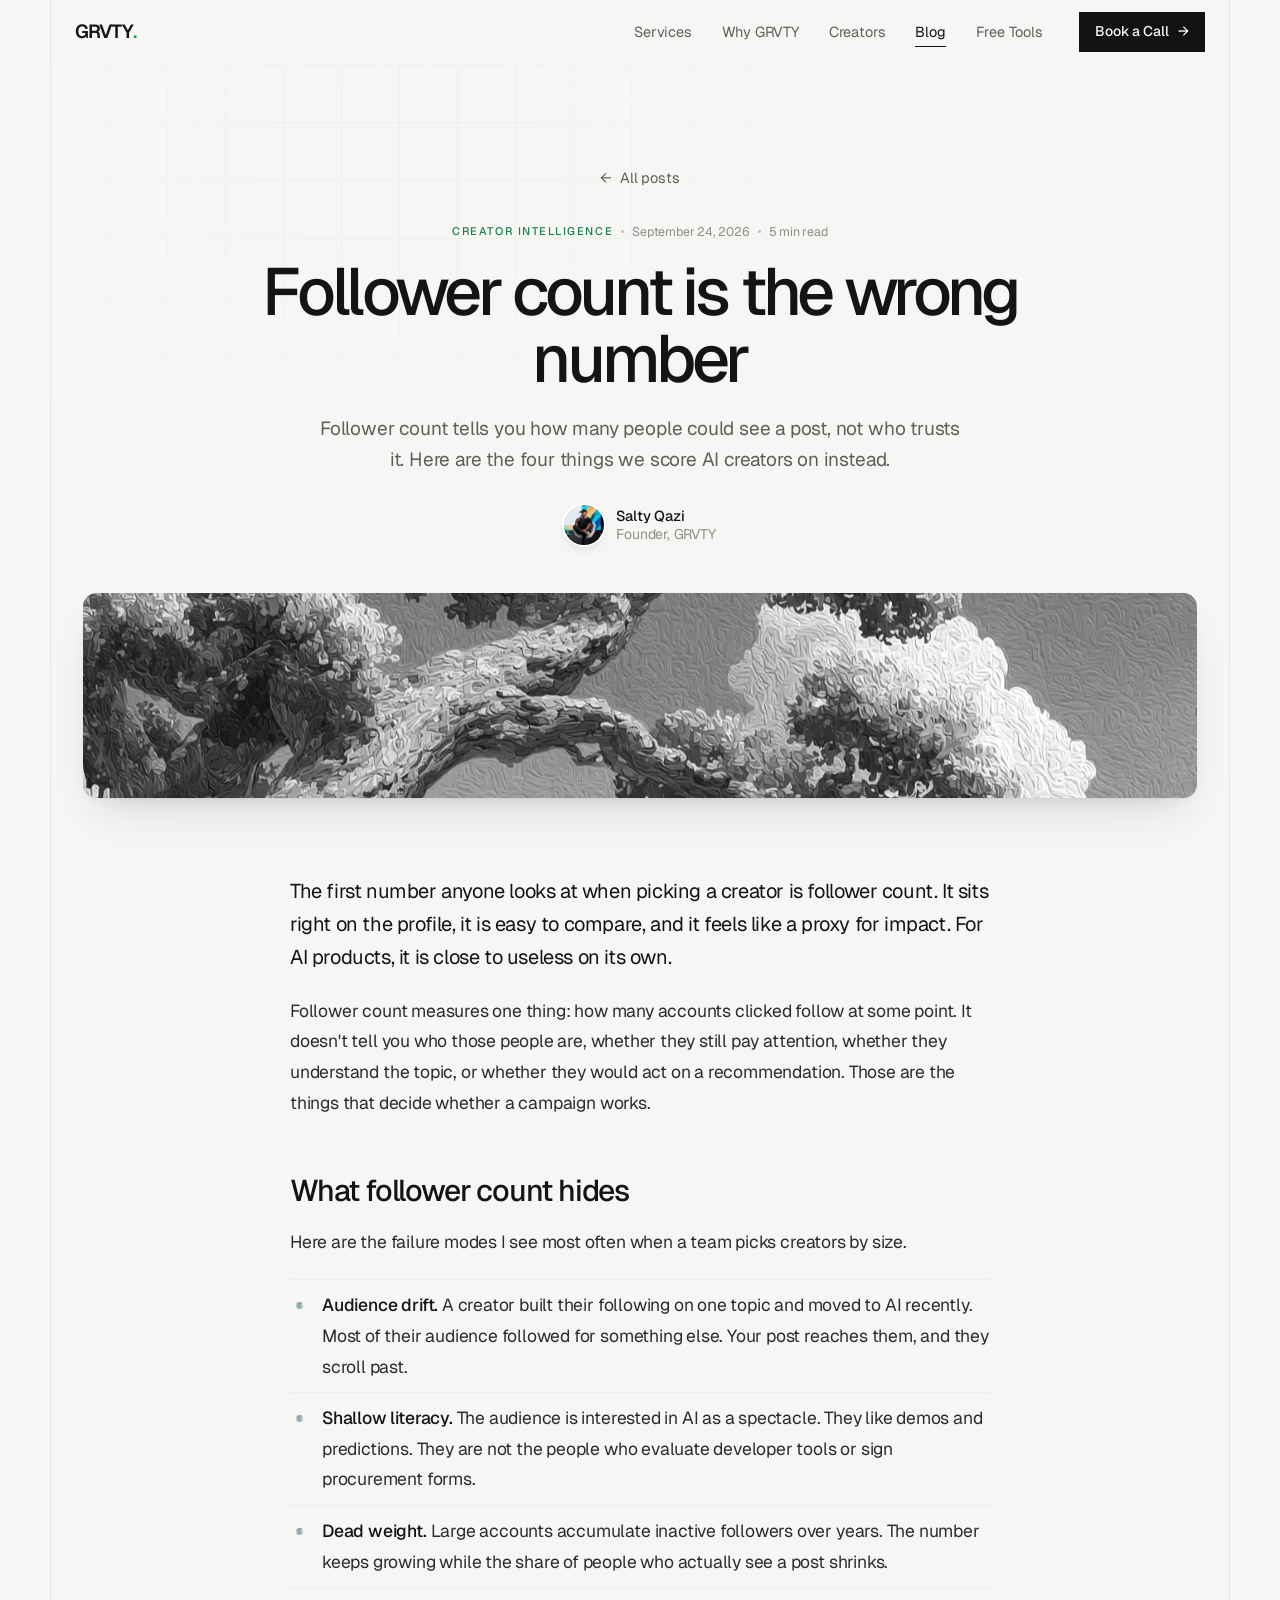
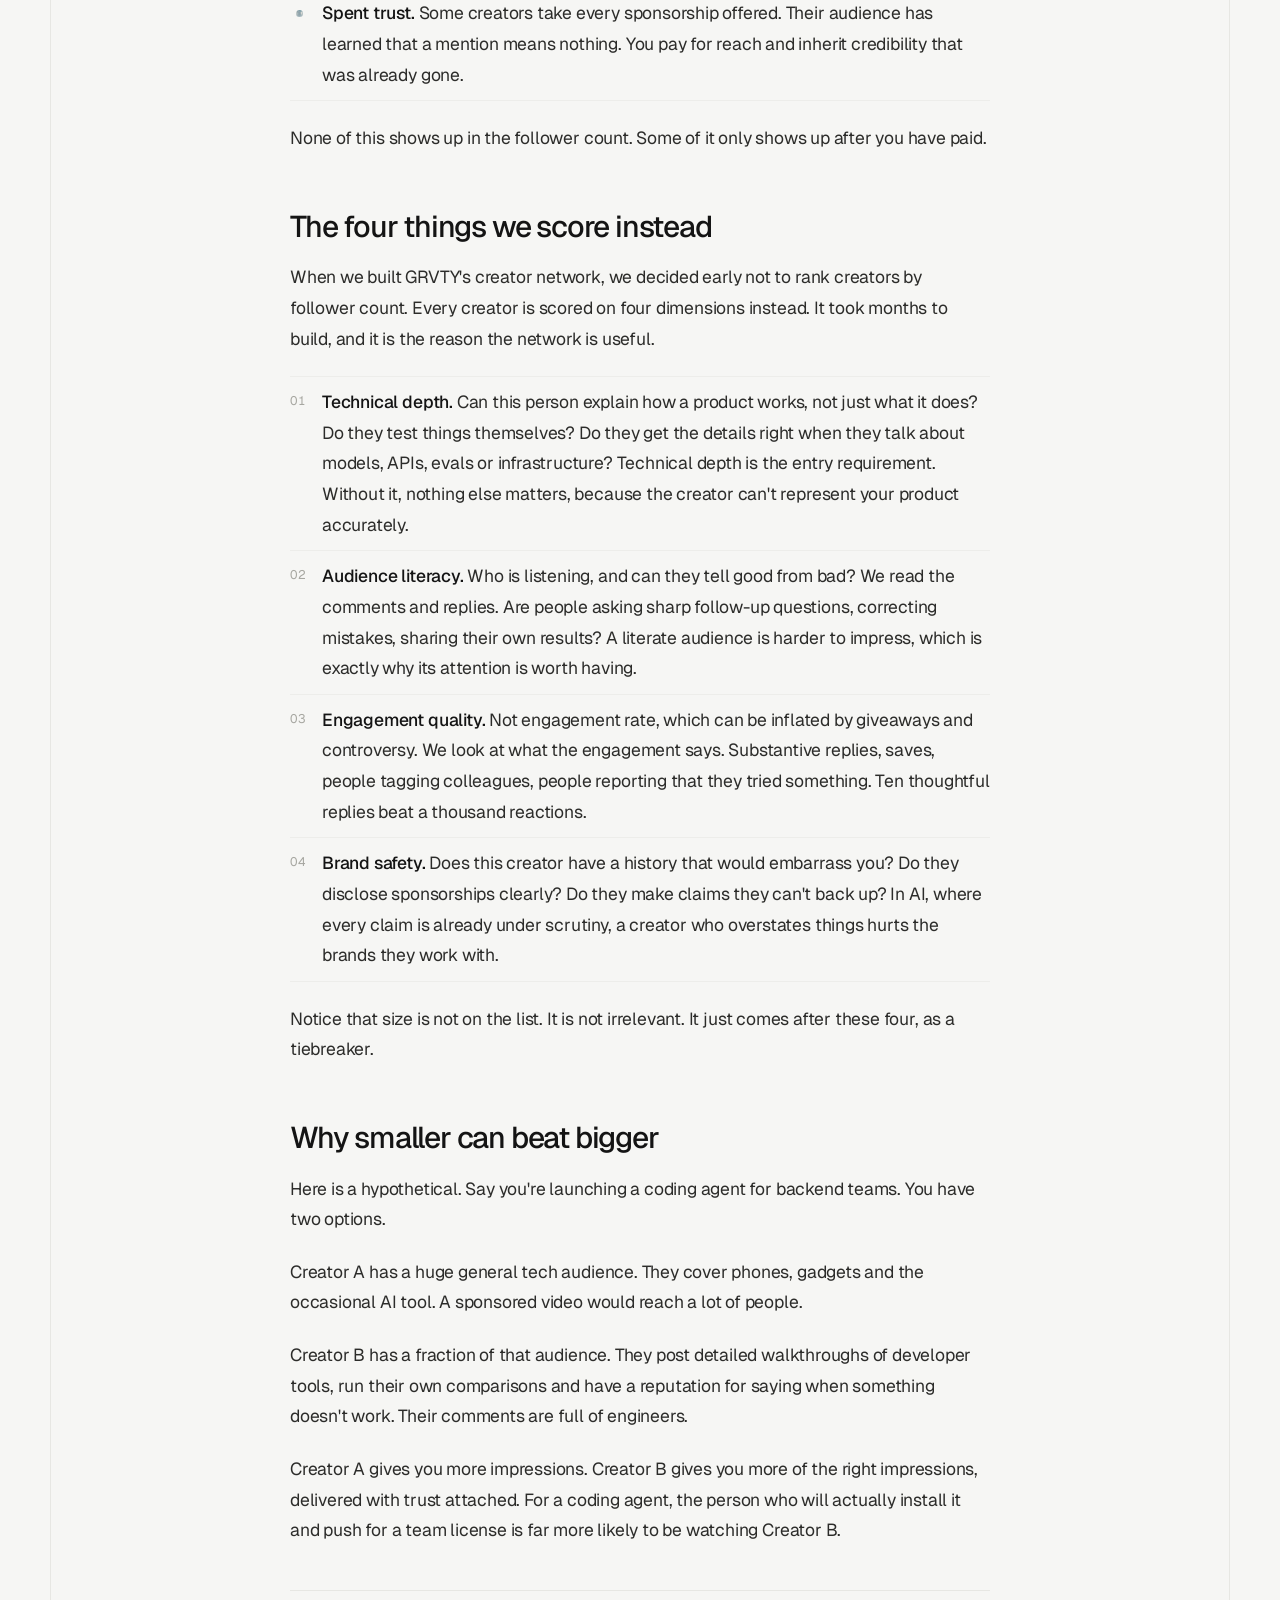
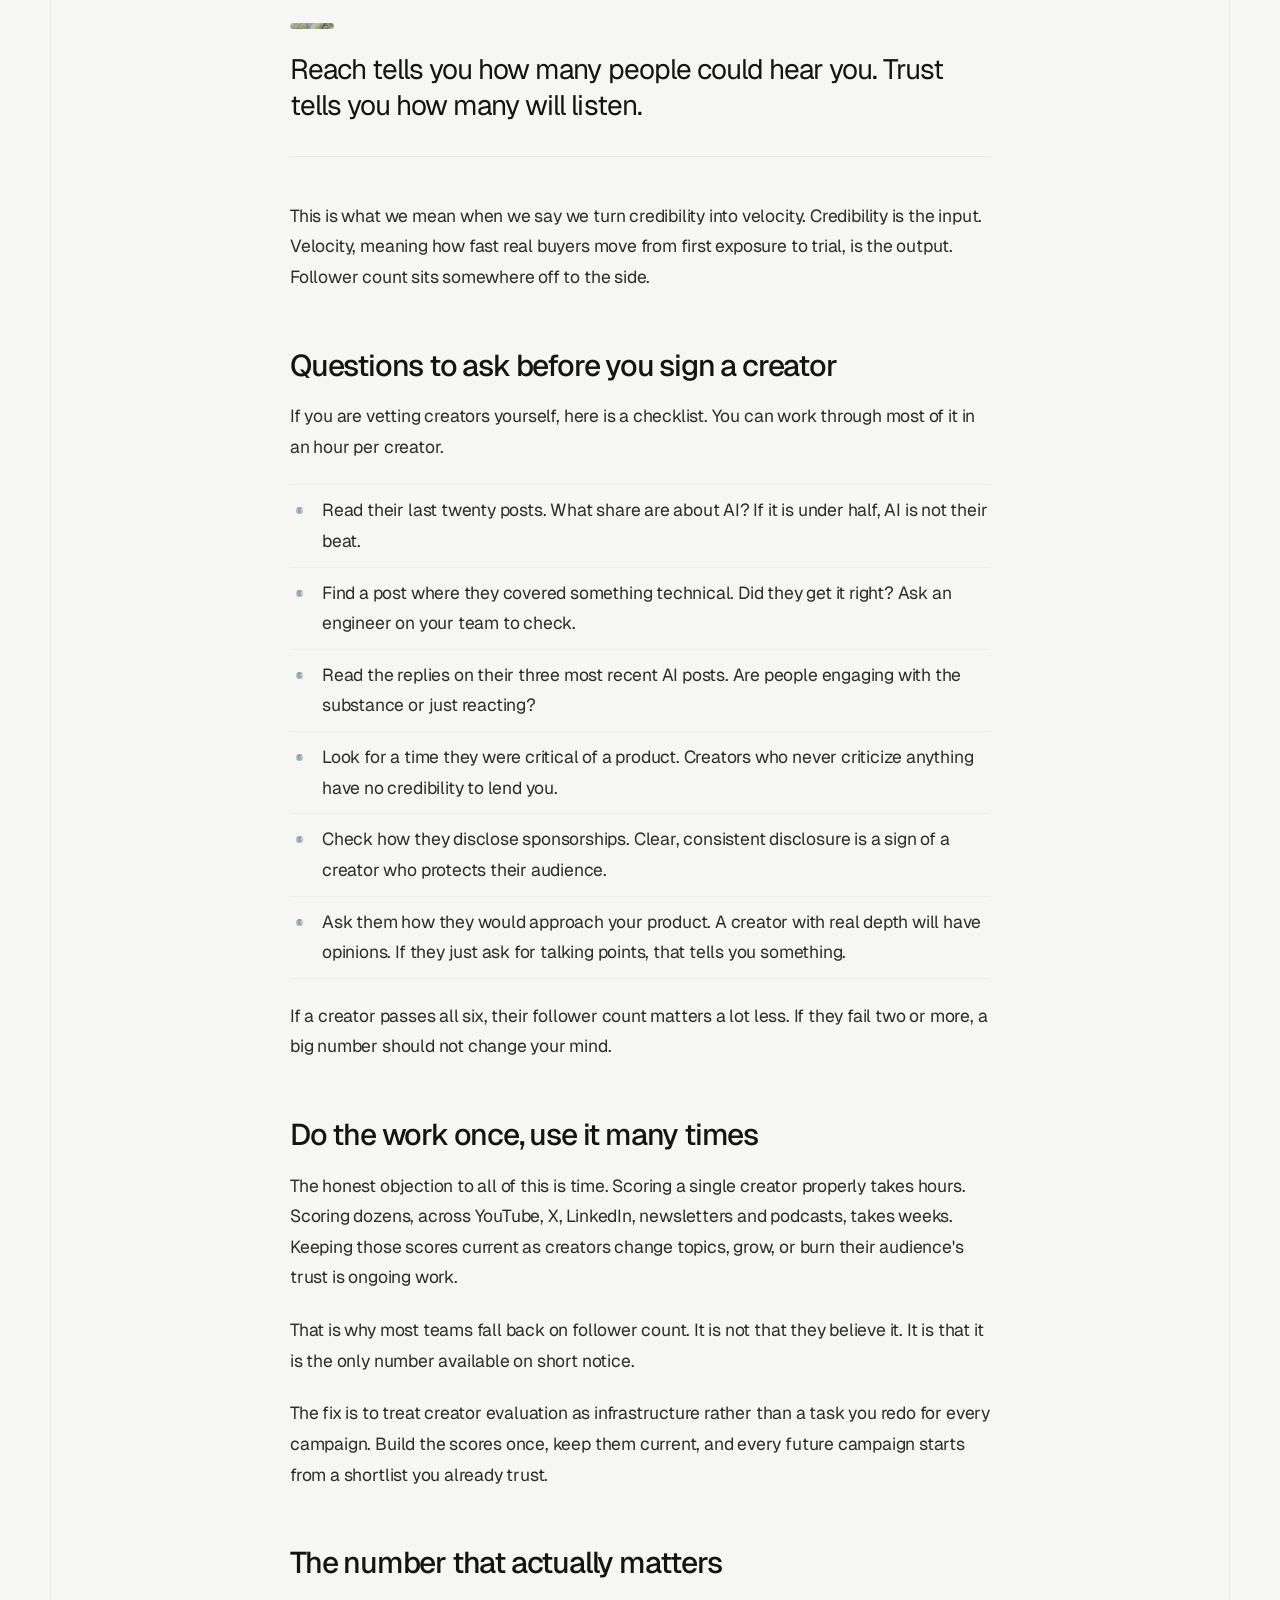
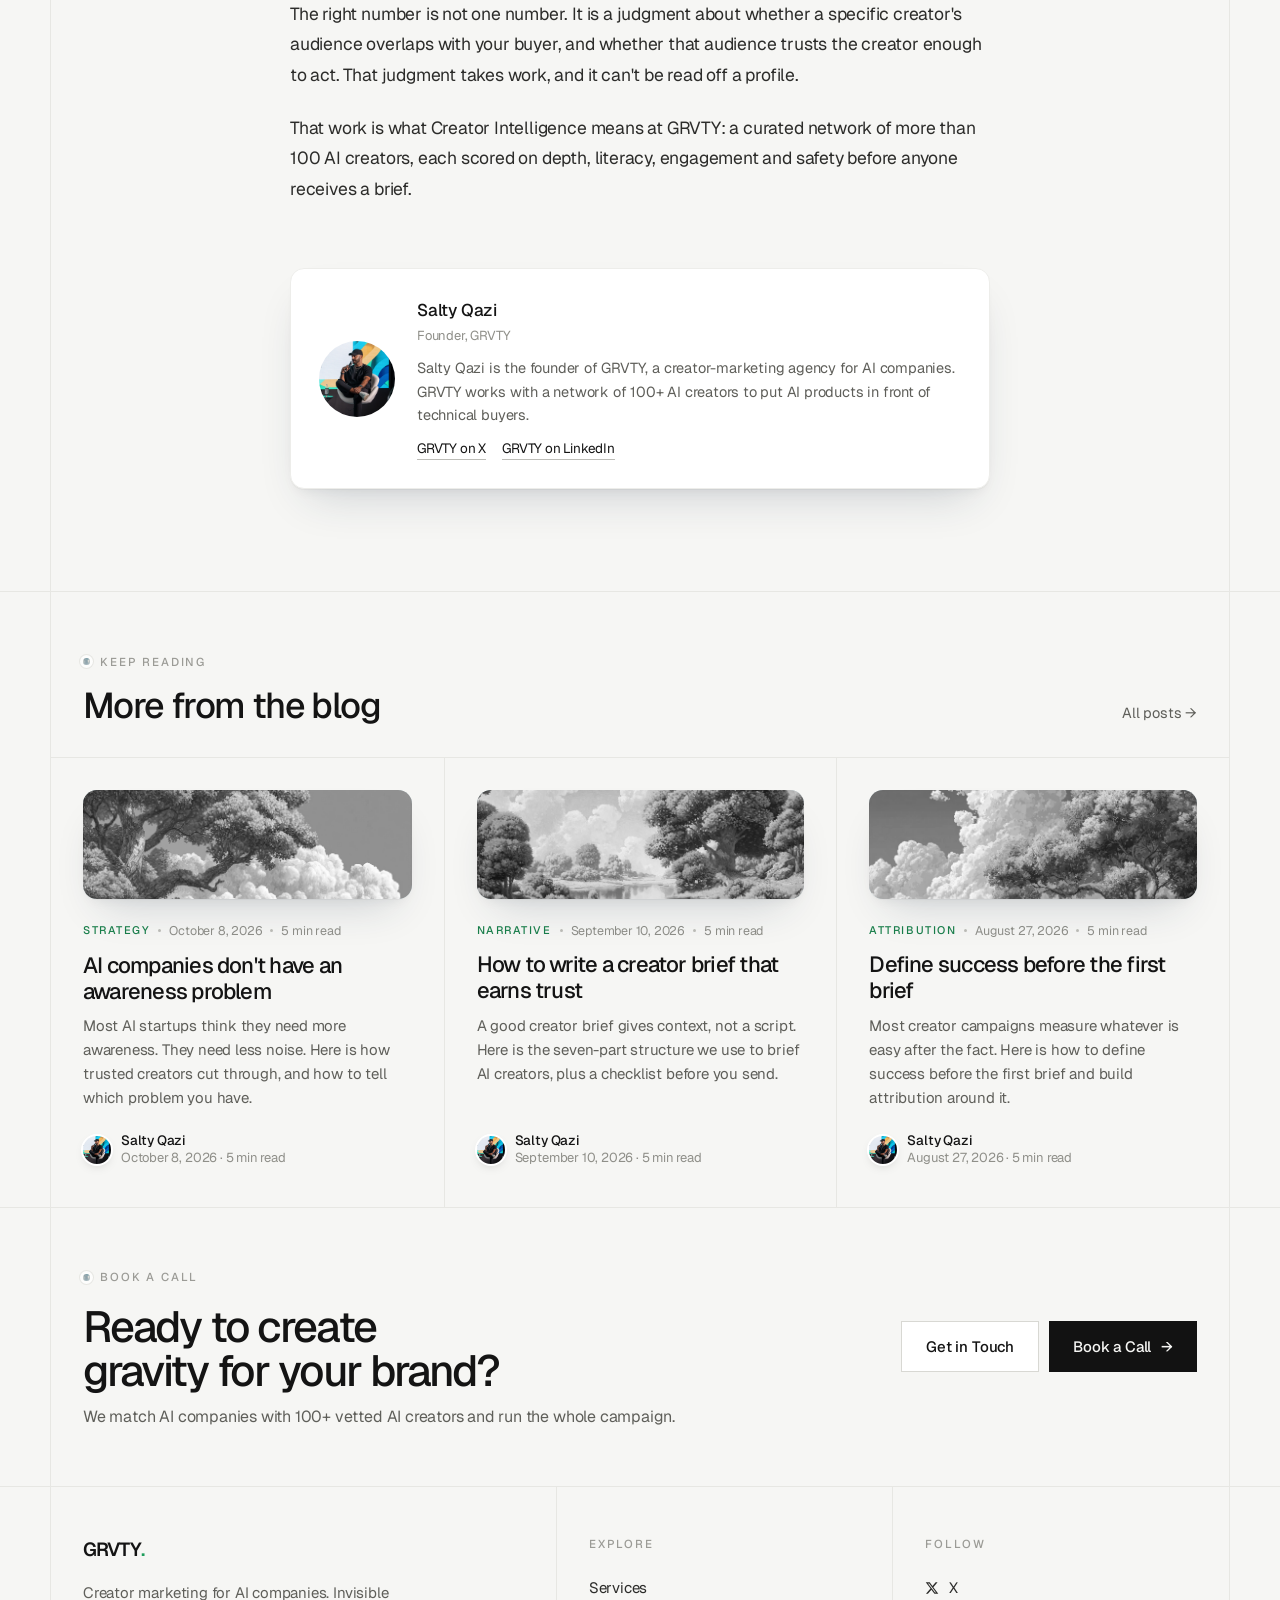
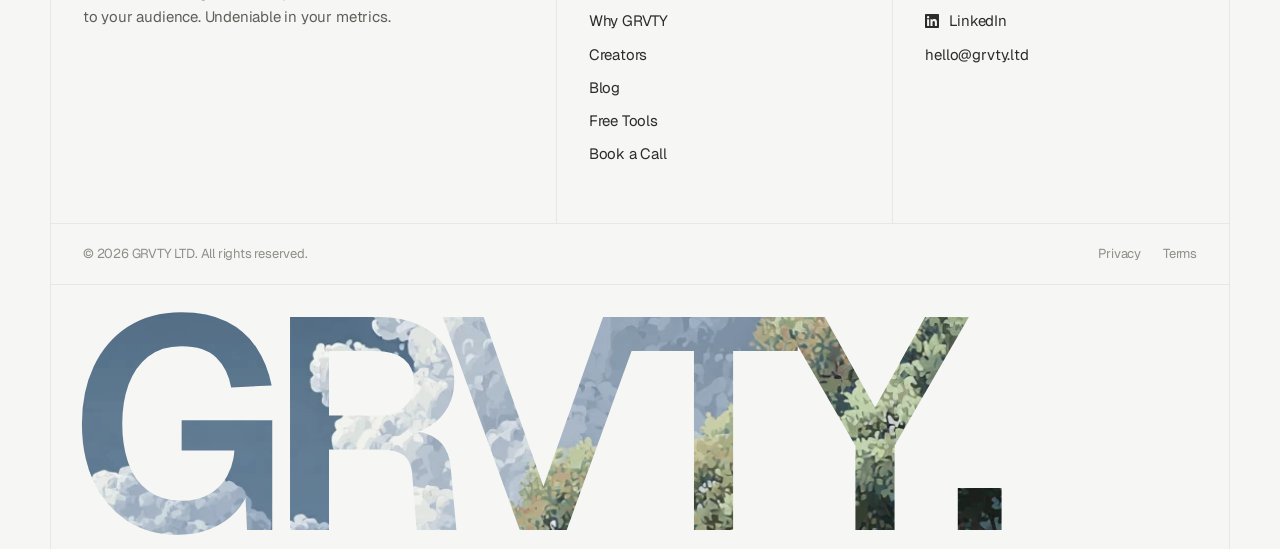
<file: blog/follower-count/index.html>
<!doctype html>
<html lang="en">
<head>
<meta charset="utf-8">
<meta name="viewport" content="width=device-width, initial-scale=1">
<title>Follower count is the wrong number — GRVTY</title>
<meta name="description" content="Follower count tells you how many people could see a post, not who trusts it. Here are the four things we score AI creators on instead.">
<meta name="theme-color" content="#f6f6f4">
<link rel="icon" href="/favicon.svg" type="image/svg+xml">
<link rel="canonical" href="https://grvty.ltd/blog/follower-count/">
<meta property="og:title" content="Follower count is the wrong number — GRVTY">
<meta property="og:description" content="Follower count tells you how many people could see a post, not who trusts it. Here are the four things we score AI creators on instead.">
<script>document.documentElement.classList.add('js')</script>
<link rel="preconnect" href="https://fonts.googleapis.com">
<link rel="preconnect" href="https://fonts.gstatic.com" crossorigin>
<link href="https://fonts.googleapis.com/css2?family=Geist:wght@300;400;500;600;700&display=swap" rel="stylesheet">
<link rel="stylesheet" href="/styles.css?v=33">
<meta property="og:image" content="https://grvty.ltd/assets/paintings/1.webp">
<meta property="og:type" content="article">
<script type="application/ld+json">{"@context": "https://schema.org", "@type": "BlogPosting", "headline": "Follower count is the wrong number", "description": "Follower count tells you how many people could see a post, not who trusts it. Here are the four things we score AI creators on instead.", "datePublished": "2026-09-24", "image": "https://grvty.ltd/assets/paintings/1.webp", "author": {"@type": "Person", "name": "Salty Qazi", "jobTitle": "Founder", "worksFor": {"@type": "Organization", "name": "GRVTY"}}, "publisher": {"@type": "Organization", "name": "GRVTY LTD"}, "mainEntityOfPage": "https://grvty.ltd/blog/follower-count/"}</script>
</head>
<body>
<a class="skip" href="#main">Skip to content</a>
<div class="progress" aria-hidden="true"><i></i></div>
<header class="nav" id="nav">
  <div class="rail nav-inner">
    <a href="/" class="logo" aria-label="GRVTY home">GRVTY<span>.</span></a>
    <nav class="nav-links" aria-label="Primary">
      <a href="/#services">Services</a>
      <a href="/#why">Why GRVTY</a>
      <a href="/#creators">Creators</a>
      <a href="/blog/" class="on" aria-current="page">Blog</a>
      <a href="/tools/">Free Tools</a>
    </nav>
    <a href="https://calendar.app.google/D2n2vk7Z5fZMMSHQA" target="_blank" rel="noopener" class="btn btn-primary btn-sm magnetic">Book a Call <span class="arr">→</span></a>
    <button class="menu-btn" aria-label="Open menu" aria-expanded="false" aria-controls="mobile-menu"><i></i><i></i></button>
  </div>
  <div class="mobile-menu" id="mobile-menu">
    <a href="/#services">Services</a>
    <a href="/#why">Why GRVTY</a>
    <a href="/#creators">Creators</a>
    <a href="/blog/">Blog</a>
    <a href="/tools/">Free Tools</a>
    <a href="https://calendar.app.google/D2n2vk7Z5fZMMSHQA" target="_blank" rel="noopener" class="btn btn-primary">Book a Call <span class="arr">→</span></a>
  </div>
</header>

<main id="main">
  <section class="page-hero article-head">
    <div class="rail">
      <a href="/blog/" class="back reveal"><span class="arr">←</span> All posts</a>
      <div class="reveal" style="--d:60ms"><div class="meta"><span class="cat">Creator Intelligence</span><i></i><span>September 24, 2026</span><i></i><span>5 min read</span></div></div>
      <h1 class="reveal" style="--d:120ms">Follower count is the wrong number</h1>
      <p class="lede reveal" style="--d:200ms">Follower count tells you how many people could see a post, not who trusts it. Here are the four things we score AI creators on instead.</p>
      <div class="byline reveal" style="--d:280ms"><img src="/assets/team/salty-qazi.webp" alt="" width="80" height="80"><div><b>Salty Qazi</b><span>Founder, GRVTY</span></div></div>
    </div>
  </section>

  <section class="article-cover">
    <div class="rail"><div class="cover reveal" style="--d:200ms"><img src="/assets/paintings/1.webp" alt="" width="1344" height="896"></div></div>
  </section>

  <section class="article-body">
    <div class="rail">
      <article class="article">
<p>The first number anyone looks at when picking a creator is follower count. It sits right on the profile, it is easy to compare, and it feels like a proxy for impact. For AI products, it is close to useless on its own.</p>
<p>Follower count measures one thing: how many accounts clicked follow at some point. It doesn't tell you who those people are, whether they still pay attention, whether they understand the topic, or whether they would act on a recommendation. Those are the things that decide whether a campaign works.</p>
<h2>What follower count hides</h2>
<p>Here are the failure modes I see most often when a team picks creators by size.</p>
<ul><li><strong>Audience drift.</strong> A creator built their following on one topic and moved to AI recently. Most of their audience followed for something else. Your post reaches them, and they scroll past.</li><li><strong>Shallow literacy.</strong> The audience is interested in AI as a spectacle. They like demos and predictions. They are not the people who evaluate developer tools or sign procurement forms.</li><li><strong>Dead weight.</strong> Large accounts accumulate inactive followers over years. The number keeps growing while the share of people who actually see a post shrinks.</li><li><strong>Spent trust.</strong> Some creators take every sponsorship offered. Their audience has learned that a mention means nothing. You pay for reach and inherit credibility that was already gone.</li></ul>
<p>None of this shows up in the follower count. Some of it only shows up after you have paid.</p>
<h2>The four things we score instead</h2>
<p>When we built GRVTY's creator network, we decided early not to rank creators by follower count. Every creator is scored on four dimensions instead. It took months to build, and it is the reason the network is useful.</p>
<ol><li><strong>Technical depth.</strong> Can this person explain how a product works, not just what it does? Do they test things themselves? Do they get the details right when they talk about models, APIs, evals or infrastructure? Technical depth is the entry requirement. Without it, nothing else matters, because the creator can't represent your product accurately.</li><li><strong>Audience literacy.</strong> Who is listening, and can they tell good from bad? We read the comments and replies. Are people asking sharp follow-up questions, correcting mistakes, sharing their own results? A literate audience is harder to impress, which is exactly why its attention is worth having.</li><li><strong>Engagement quality.</strong> Not engagement rate, which can be inflated by giveaways and controversy. We look at what the engagement says. Substantive replies, saves, people tagging colleagues, people reporting that they tried something. Ten thoughtful replies beat a thousand reactions.</li><li><strong>Brand safety.</strong> Does this creator have a history that would embarrass you? Do they disclose sponsorships clearly? Do they make claims they can't back up? In AI, where every claim is already under scrutiny, a creator who overstates things hurts the brands they work with.</li></ol>
<p>Notice that size is not on the list. It is not irrelevant. It just comes after these four, as a tiebreaker.</p>
<h2>Why smaller can beat bigger</h2>
<p>Here is a hypothetical. Say you're launching a coding agent for backend teams. You have two options.</p>
<p>Creator A has a huge general tech audience. They cover phones, gadgets and the occasional AI tool. A sponsored video would reach a lot of people.</p>
<p>Creator B has a fraction of that audience. They post detailed walkthroughs of developer tools, run their own comparisons and have a reputation for saying when something doesn't work. Their comments are full of engineers.</p>
<p>Creator A gives you more impressions. Creator B gives you more of the right impressions, delivered with trust attached. For a coding agent, the person who will actually install it and push for a team license is far more likely to be watching Creator B.</p>
<blockquote><p>Reach tells you how many people could hear you. Trust tells you how many will listen.</p></blockquote>
<p>This is what we mean when we say we turn credibility into velocity. Credibility is the input. Velocity, meaning how fast real buyers move from first exposure to trial, is the output. Follower count sits somewhere off to the side.</p>
<h2>Questions to ask before you sign a creator</h2>
<p>If you are vetting creators yourself, here is a checklist. You can work through most of it in an hour per creator.</p>
<ul><li>Read their last twenty posts. What share are about AI? If it is under half, AI is not their beat.</li><li>Find a post where they covered something technical. Did they get it right? Ask an engineer on your team to check.</li><li>Read the replies on their three most recent AI posts. Are people engaging with the substance or just reacting?</li><li>Look for a time they were critical of a product. Creators who never criticize anything have no credibility to lend you.</li><li>Check how they disclose sponsorships. Clear, consistent disclosure is a sign of a creator who protects their audience.</li><li>Ask them how they would approach your product. A creator with real depth will have opinions. If they just ask for talking points, that tells you something.</li></ul>
<p>If a creator passes all six, their follower count matters a lot less. If they fail two or more, a big number should not change your mind.</p>
<h2>Do the work once, use it many times</h2>
<p>The honest objection to all of this is time. Scoring a single creator properly takes hours. Scoring dozens, across YouTube, X, LinkedIn, newsletters and podcasts, takes weeks. Keeping those scores current as creators change topics, grow, or burn their audience's trust is ongoing work.</p>
<p>That is why most teams fall back on follower count. It is not that they believe it. It is that it is the only number available on short notice.</p>
<p>The fix is to treat creator evaluation as infrastructure rather than a task you redo for every campaign. Build the scores once, keep them current, and every future campaign starts from a shortlist you already trust.</p>
<h2>The number that actually matters</h2>
<p>The right number is not one number. It is a judgment about whether a specific creator's audience overlaps with your buyer, and whether that audience trusts the creator enough to act. That judgment takes work, and it can't be read off a profile.</p>
<p>That work is what Creator Intelligence means at GRVTY: a curated network of more than 100 AI creators, each scored on depth, literacy, engagement and safety before anyone receives a brief.</p>
      </article>
      <aside class="author-card reveal">
        <img src="/assets/team/salty-qazi.webp" alt="Salty Qazi" width="152" height="152" loading="lazy">
        <div>
          <b>Salty Qazi</b><small>Founder, GRVTY</small>
          <p>Salty Qazi is the founder of GRVTY, a creator-marketing agency for AI companies. GRVTY works with a network of 100+ AI creators to put AI products in front of technical buyers.</p>
          <div class="links"><a href="https://x.com/grvtyltd" target="_blank" rel="noopener">GRVTY on X</a><a href="https://www.linkedin.com/company/grvtyltd/" target="_blank" rel="noopener">GRVTY on LinkedIn</a></div>
        </div>
      </aside>
    </div>
  </section>

  <section class="sec">
    <div class="rail">
      <div class="more-head">
        <div><span class="eyebrow">Keep reading</span><h2>More from the blog</h2></div>
        <a href="/blog/">All posts →</a>
      </div>
      <div class="post-grid three">
        <a class="post-card reveal" href="/blog/noise-problem/" style="--d:0ms">
          <span class="cover"><img src="/assets/paintings/3.webp" alt="" loading="lazy" width="1344" height="896"></span>
          <div class="meta"><span class="cat">Strategy</span><i></i><span>October 8, 2026</span><i></i><span>5 min read</span></div>
          <h3>AI companies don&#x27;t have an awareness problem</h3>
          <p>Most AI startups think they need more awareness. They need less noise. Here is how trusted creators cut through, and how to tell which problem you have.</p>
          <div class="byline sm"><img src="/assets/team/salty-qazi.webp" alt="" width="80" height="80" loading="lazy"><div><b>Salty Qazi</b><span>October 8, 2026 · 5 min read</span></div></div>
        </a>
        <a class="post-card reveal" href="/blog/creator-brief/" style="--d:110ms">
          <span class="cover"><img src="/assets/paintings/4.webp" alt="" loading="lazy" width="1344" height="896"></span>
          <div class="meta"><span class="cat">Narrative</span><i></i><span>September 10, 2026</span><i></i><span>5 min read</span></div>
          <h3>How to write a creator brief that earns trust</h3>
          <p>A good creator brief gives context, not a script. Here is the seven-part structure we use to brief AI creators, plus a checklist before you send.</p>
          <div class="byline sm"><img src="/assets/team/salty-qazi.webp" alt="" width="80" height="80" loading="lazy"><div><b>Salty Qazi</b><span>September 10, 2026 · 5 min read</span></div></div>
        </a>
        <a class="post-card reveal" href="/blog/define-success-first/" style="--d:220ms">
          <span class="cover"><img src="/assets/paintings/2.webp" alt="" loading="lazy" width="1344" height="896"></span>
          <div class="meta"><span class="cat">Attribution</span><i></i><span>August 27, 2026</span><i></i><span>5 min read</span></div>
          <h3>Define success before the first brief</h3>
          <p>Most creator campaigns measure whatever is easy after the fact. Here is how to define success before the first brief and build attribution around it.</p>
          <div class="byline sm"><img src="/assets/team/salty-qazi.webp" alt="" width="80" height="80" loading="lazy"><div><b>Salty Qazi</b><span>August 27, 2026 · 5 min read</span></div></div>
        </a>
      </div>
    </div>
  </section>

  <section class="sec mini-cta">
    <div class="rail">
      <div class="reveal">
        <span class="eyebrow">Book a Call</span>
        <h2 style="margin-top:16px">Ready to create<br>gravity for your brand?</h2>
        <p>We match AI companies with 100+ vetted AI creators and run the whole campaign.</p>
      </div>
      <div class="cta-row reveal" style="--d:120ms">
        <a href="mailto:hello@grvty.ltd" class="btn btn-secondary">Get in Touch</a>
        <a href="https://calendar.app.google/D2n2vk7Z5fZMMSHQA" target="_blank" rel="noopener" class="btn btn-primary magnetic">Book a Call <span class="arr">→</span></a>
      </div>
    </div>
  </section>

</main>

<footer class="sec">
  <div class="rail">
    <div class="foot-grid">
      <div class="foot-brand">
        <a href="/" class="logo">GRVTY<span>.</span></a>
        <p>Creator marketing for AI companies. Invisible to your audience. Undeniable in your metrics.</p>
      </div>
      <div class="foot-col">
        <h4>Explore</h4>
        <a href="/#services">Services <span class="arr">→</span></a>
        <a href="/#why">Why GRVTY <span class="arr">→</span></a>
        <a href="/#creators">Creators <span class="arr">→</span></a>
        <a href="/blog/">Blog <span class="arr">→</span></a>
        <a href="/tools/">Free Tools <span class="arr">→</span></a>
        <a href="https://calendar.app.google/D2n2vk7Z5fZMMSHQA" target="_blank" rel="noopener">Book a Call <span class="arr">→</span></a>
      </div>
      <div class="foot-col">
        <h4>Follow</h4>
        <a href="https://x.com/grvtyltd" target="_blank" rel="noopener"><svg viewBox="0 0 24 24" aria-hidden="true"><path d="M18.244 2.25h3.308l-7.227 8.26 8.502 11.24H16.17l-5.214-6.817L4.99 21.75H1.68l7.73-8.835L1.254 2.25H8.08l4.713 6.231zm-1.161 17.52h1.833L7.084 4.126H5.117z"/></svg>X <span class="arr">↗</span></a>
        <a href="https://www.linkedin.com/company/grvtyltd/" target="_blank" rel="noopener"><svg viewBox="0 0 24 24" aria-hidden="true"><path d="M20.45 20.45h-3.56v-5.57c0-1.33-.02-3.04-1.85-3.04-1.85 0-2.14 1.45-2.14 2.94v5.67H9.35V9h3.41v1.56h.05c.48-.9 1.64-1.85 3.37-1.85 3.6 0 4.27 2.37 4.27 5.46v6.28zM5.34 7.43a2.06 2.06 0 1 1 0-4.13 2.06 2.06 0 0 1 0 4.13zM7.12 20.45H3.56V9h3.56v11.45zM22.22 0H1.77C.79 0 0 .77 0 1.73v20.54C0 23.23.79 24 1.77 24h20.45c.98 0 1.78-.77 1.78-1.73V1.73C24 .77 23.2 0 22.22 0z"/></svg>LinkedIn <span class="arr">↗</span></a>
        <a href="mailto:hello@grvty.ltd">hello@grvty.ltd <span class="arr">→</span></a>
      </div>
    </div>
    <div class="foot-bar">
      <span>© 2026 GRVTY LTD. All rights reserved.</span>
      <nav aria-label="Legal"><a href="/privacy.html">Privacy</a><a href="/terms.html">Terms</a></nav>
    </div>
    <div class="wordmark reveal" aria-hidden="true"><span>GRVTY.</span></div>
  </div>
</footer>

<script src="/main.js?v=33"></script>
</body>
</html>
</file>
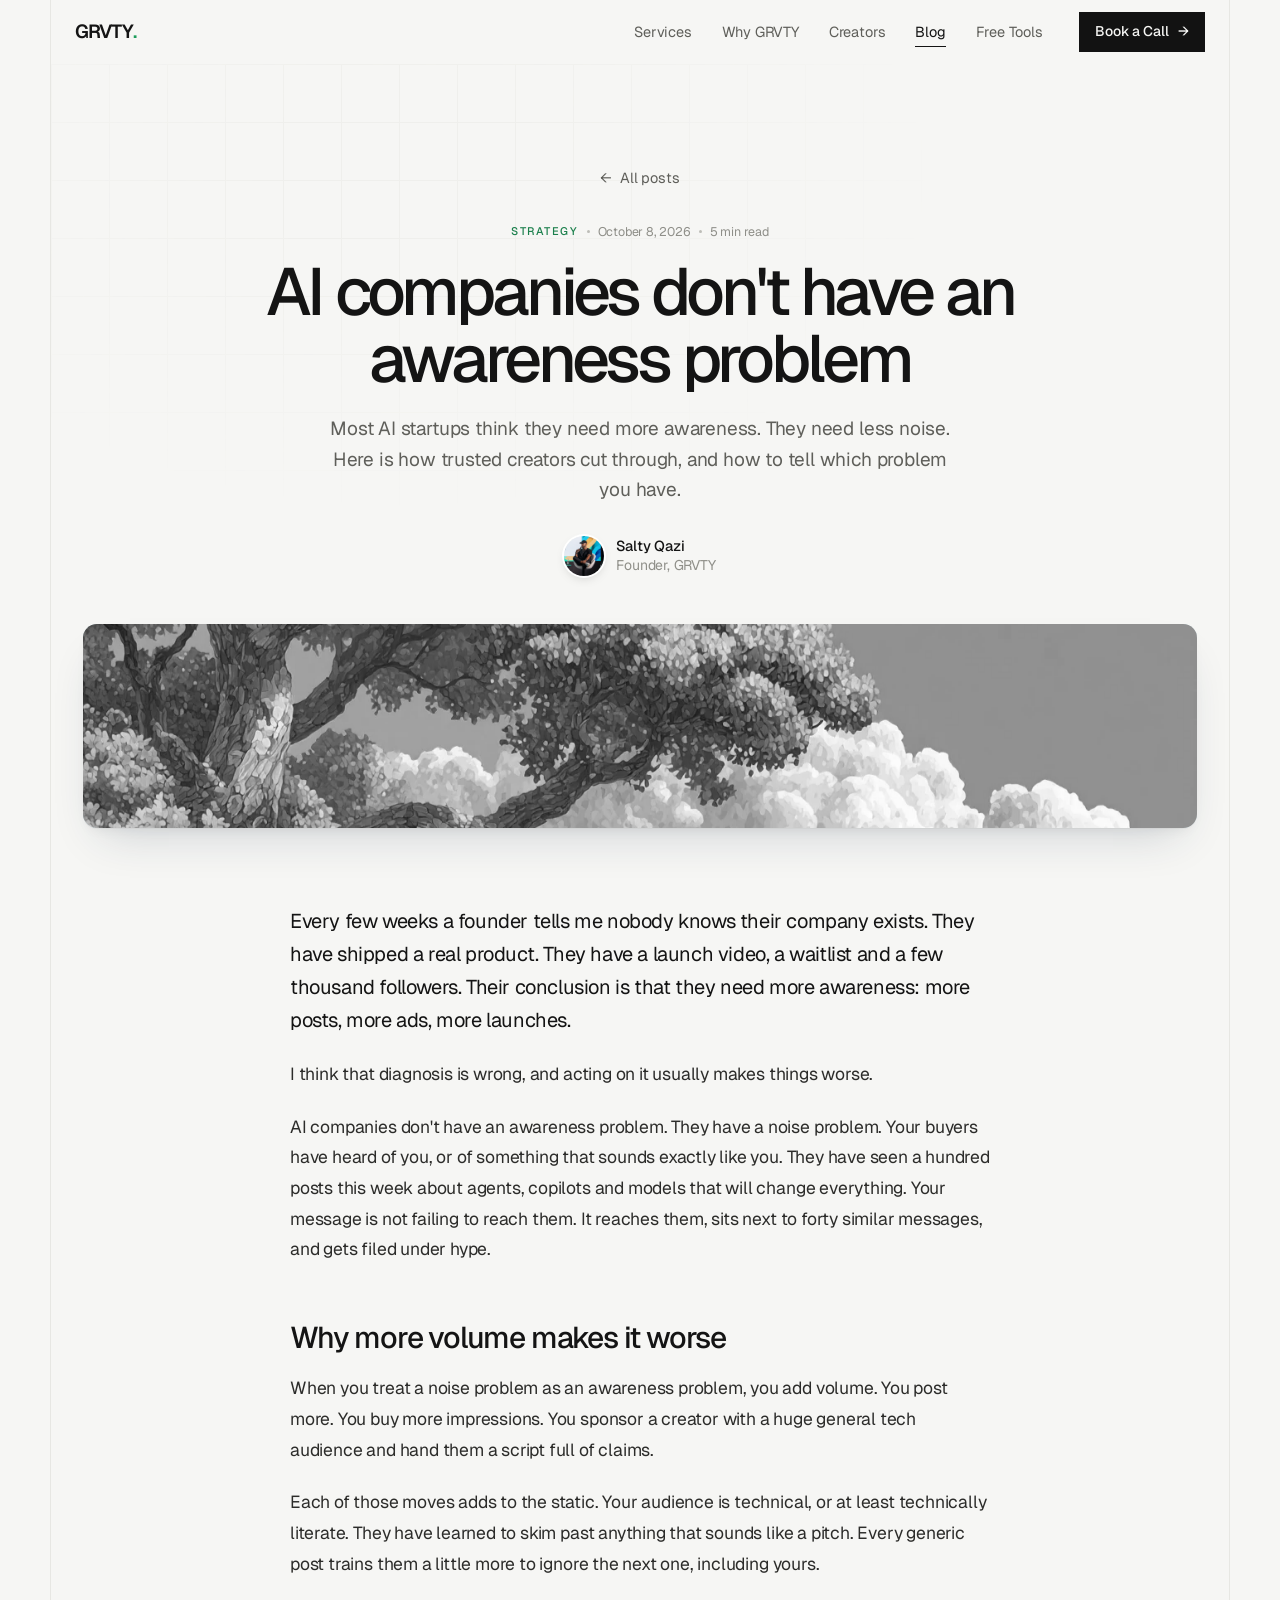
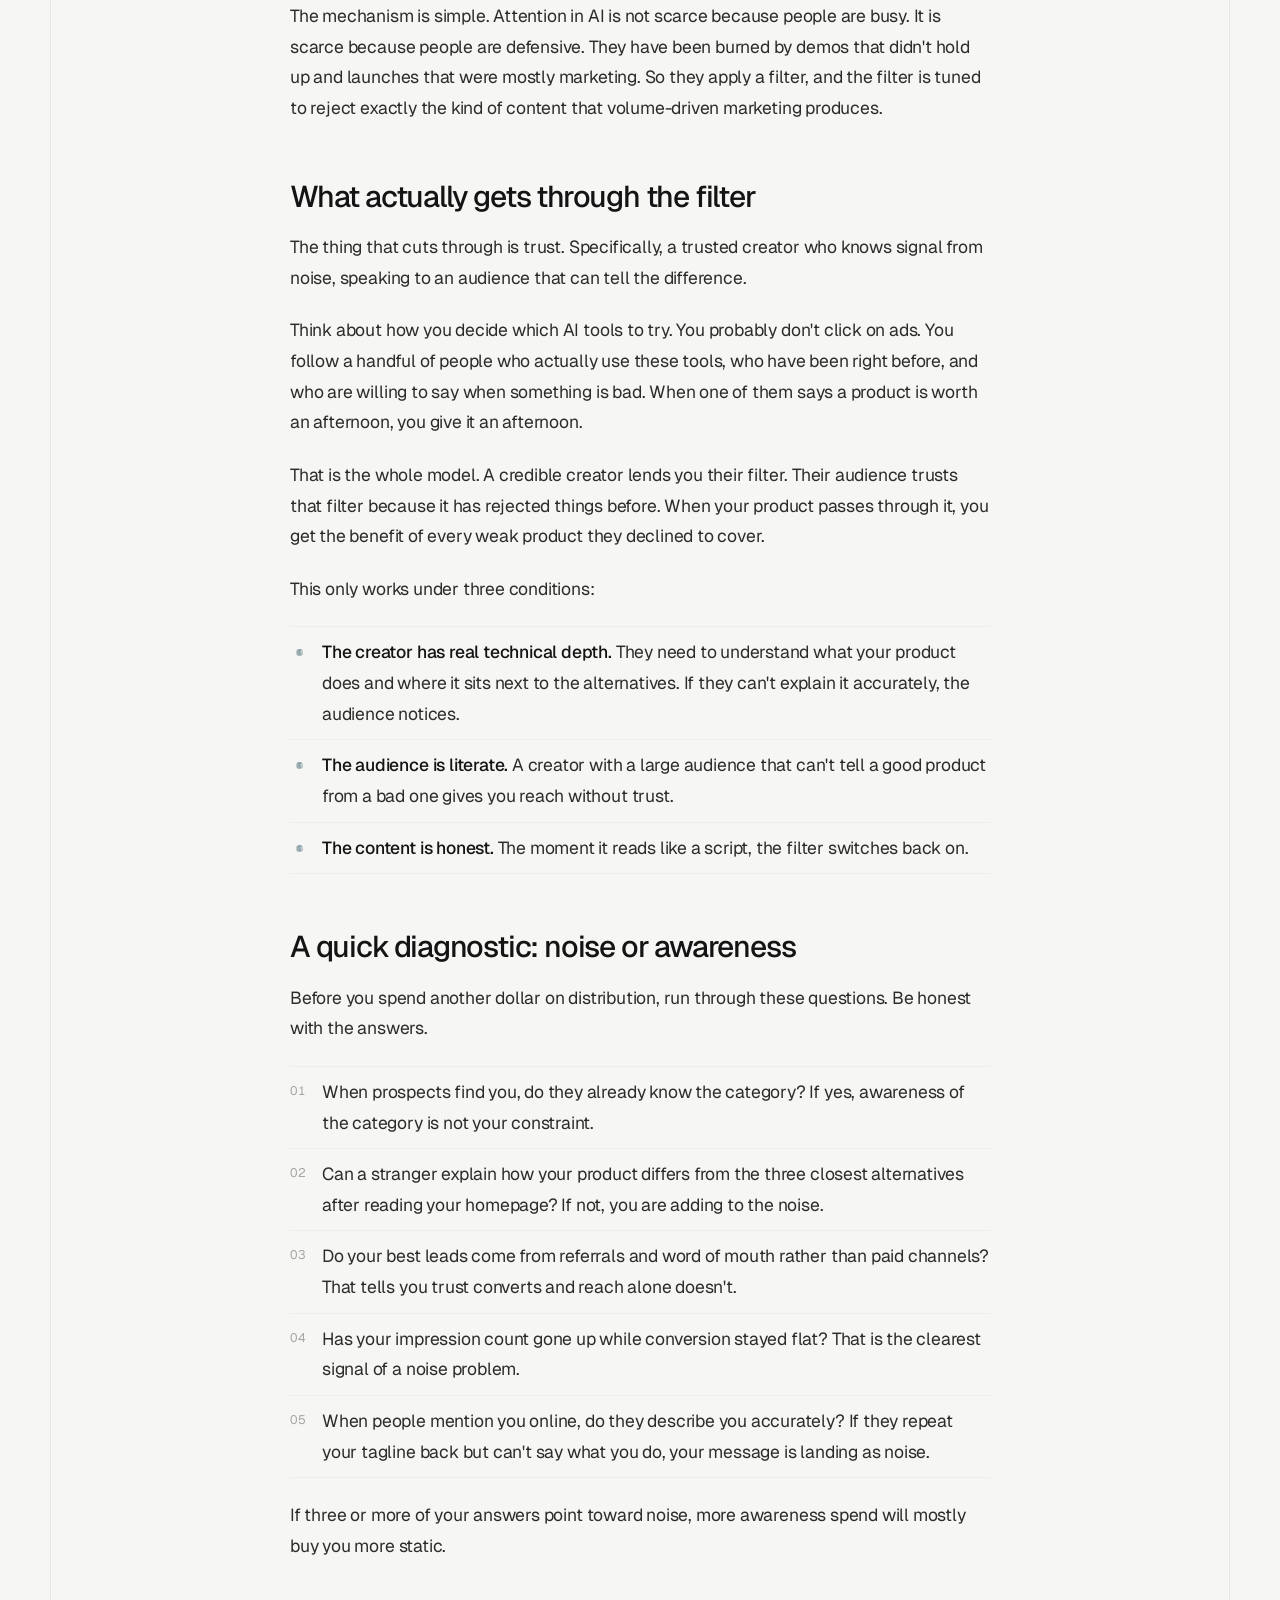
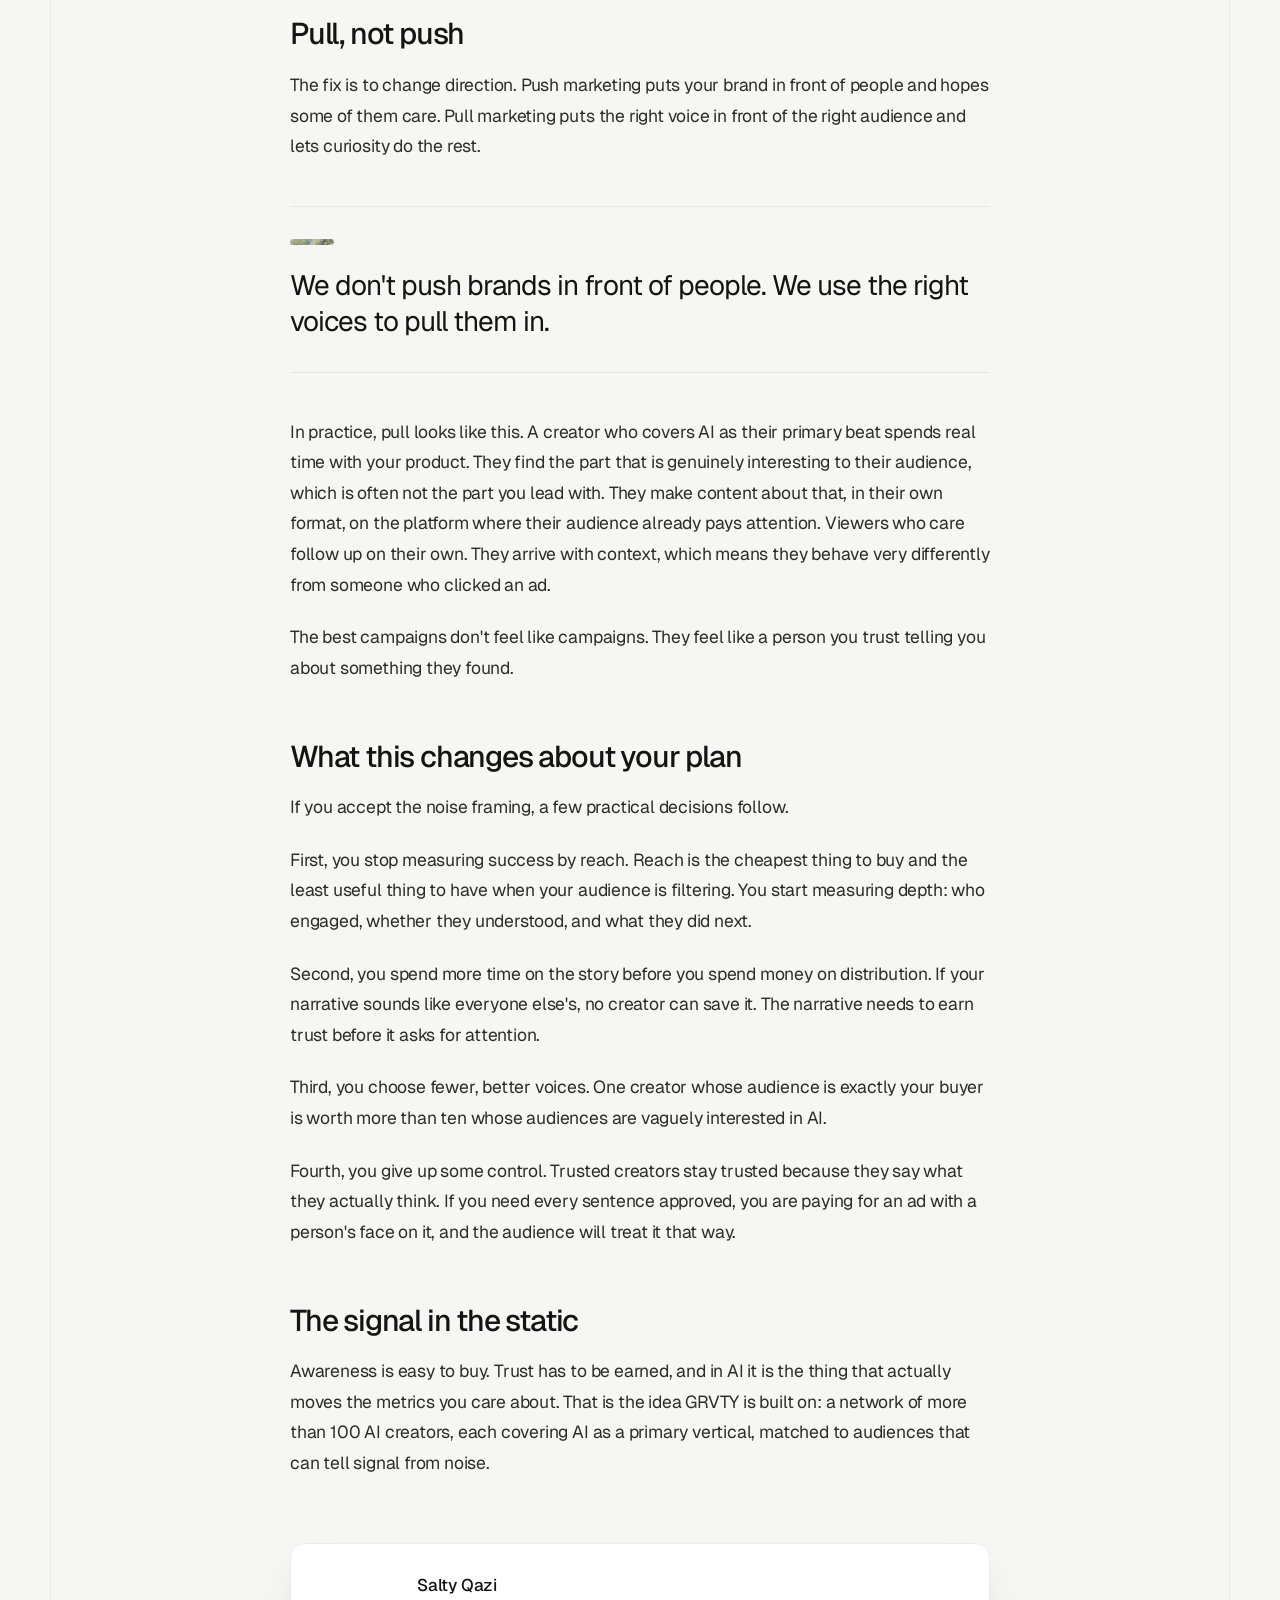
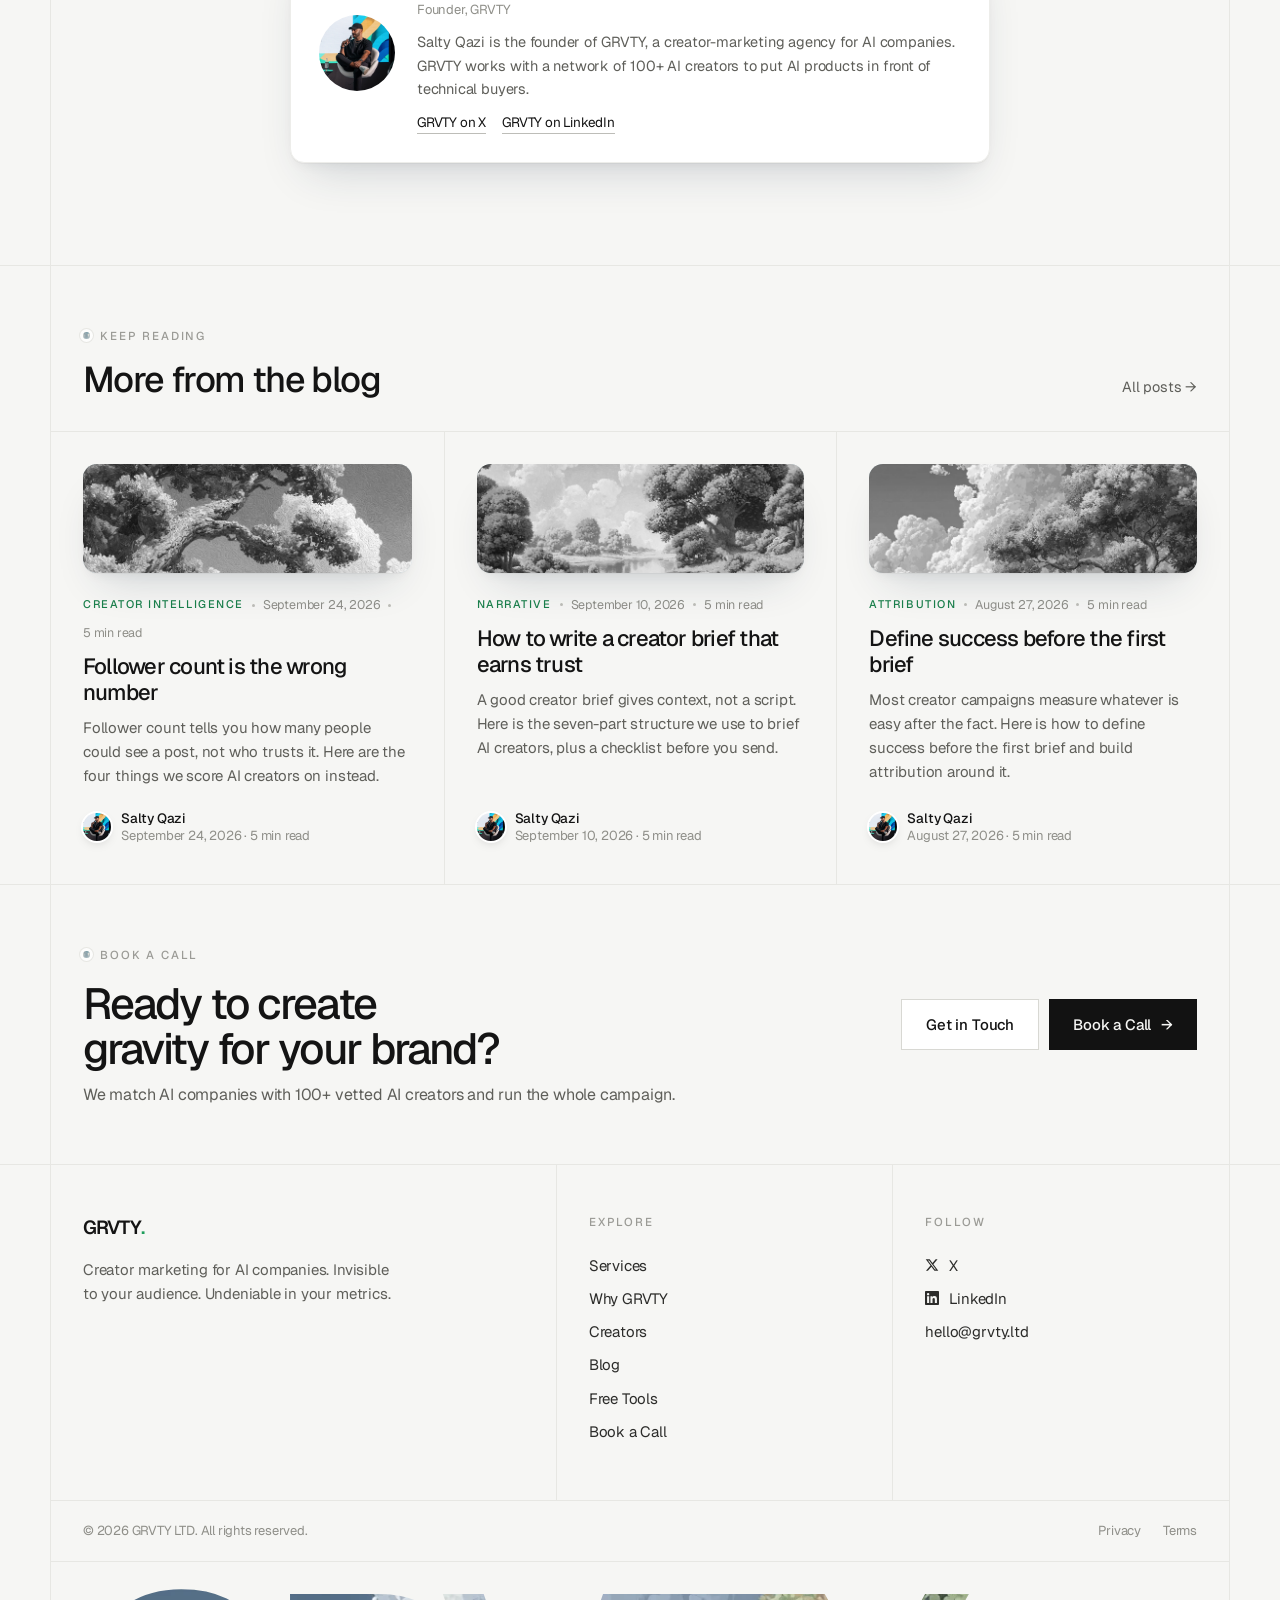
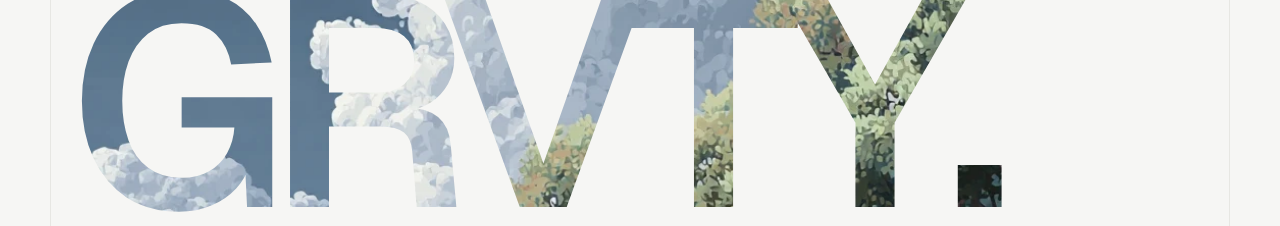
<file: blog/noise-problem/index.html>
<!doctype html>
<html lang="en">
<head>
<meta charset="utf-8">
<meta name="viewport" content="width=device-width, initial-scale=1">
<title>AI companies don&#x27;t have an awareness problem — GRVTY</title>
<meta name="description" content="Most AI startups think they need more awareness. They need less noise. Here is how trusted creators cut through, and how to tell which problem you have.">
<meta name="theme-color" content="#f6f6f4">
<link rel="icon" href="/favicon.svg" type="image/svg+xml">
<link rel="canonical" href="https://grvty.ltd/blog/noise-problem/">
<meta property="og:title" content="AI companies don&#x27;t have an awareness problem — GRVTY">
<meta property="og:description" content="Most AI startups think they need more awareness. They need less noise. Here is how trusted creators cut through, and how to tell which problem you have.">
<script>document.documentElement.classList.add('js')</script>
<link rel="preconnect" href="https://fonts.googleapis.com">
<link rel="preconnect" href="https://fonts.gstatic.com" crossorigin>
<link href="https://fonts.googleapis.com/css2?family=Geist:wght@300;400;500;600;700&display=swap" rel="stylesheet">
<link rel="stylesheet" href="/styles.css?v=33">
<meta property="og:image" content="https://grvty.ltd/assets/paintings/3.webp">
<meta property="og:type" content="article">
<script type="application/ld+json">{"@context": "https://schema.org", "@type": "BlogPosting", "headline": "AI companies don't have an awareness problem", "description": "Most AI startups think they need more awareness. They need less noise. Here is how trusted creators cut through, and how to tell which problem you have.", "datePublished": "2026-10-08", "image": "https://grvty.ltd/assets/paintings/3.webp", "author": {"@type": "Person", "name": "Salty Qazi", "jobTitle": "Founder", "worksFor": {"@type": "Organization", "name": "GRVTY"}}, "publisher": {"@type": "Organization", "name": "GRVTY LTD"}, "mainEntityOfPage": "https://grvty.ltd/blog/noise-problem/"}</script>
</head>
<body>
<a class="skip" href="#main">Skip to content</a>
<div class="progress" aria-hidden="true"><i></i></div>
<header class="nav" id="nav">
  <div class="rail nav-inner">
    <a href="/" class="logo" aria-label="GRVTY home">GRVTY<span>.</span></a>
    <nav class="nav-links" aria-label="Primary">
      <a href="/#services">Services</a>
      <a href="/#why">Why GRVTY</a>
      <a href="/#creators">Creators</a>
      <a href="/blog/" class="on" aria-current="page">Blog</a>
      <a href="/tools/">Free Tools</a>
    </nav>
    <a href="https://calendar.app.google/D2n2vk7Z5fZMMSHQA" target="_blank" rel="noopener" class="btn btn-primary btn-sm magnetic">Book a Call <span class="arr">→</span></a>
    <button class="menu-btn" aria-label="Open menu" aria-expanded="false" aria-controls="mobile-menu"><i></i><i></i></button>
  </div>
  <div class="mobile-menu" id="mobile-menu">
    <a href="/#services">Services</a>
    <a href="/#why">Why GRVTY</a>
    <a href="/#creators">Creators</a>
    <a href="/blog/">Blog</a>
    <a href="/tools/">Free Tools</a>
    <a href="https://calendar.app.google/D2n2vk7Z5fZMMSHQA" target="_blank" rel="noopener" class="btn btn-primary">Book a Call <span class="arr">→</span></a>
  </div>
</header>

<main id="main">
  <section class="page-hero article-head">
    <div class="rail">
      <a href="/blog/" class="back reveal"><span class="arr">←</span> All posts</a>
      <div class="reveal" style="--d:60ms"><div class="meta"><span class="cat">Strategy</span><i></i><span>October 8, 2026</span><i></i><span>5 min read</span></div></div>
      <h1 class="reveal" style="--d:120ms">AI companies don&#x27;t have an awareness problem</h1>
      <p class="lede reveal" style="--d:200ms">Most AI startups think they need more awareness. They need less noise. Here is how trusted creators cut through, and how to tell which problem you have.</p>
      <div class="byline reveal" style="--d:280ms"><img src="/assets/team/salty-qazi.webp" alt="" width="80" height="80"><div><b>Salty Qazi</b><span>Founder, GRVTY</span></div></div>
    </div>
  </section>

  <section class="article-cover">
    <div class="rail"><div class="cover reveal" style="--d:200ms"><img src="/assets/paintings/3.webp" alt="" width="1344" height="896"></div></div>
  </section>

  <section class="article-body">
    <div class="rail">
      <article class="article">
<p>Every few weeks a founder tells me nobody knows their company exists. They have shipped a real product. They have a launch video, a waitlist and a few thousand followers. Their conclusion is that they need more awareness: more posts, more ads, more launches.</p>
<p>I think that diagnosis is wrong, and acting on it usually makes things worse.</p>
<p>AI companies don't have an awareness problem. They have a noise problem. Your buyers have heard of you, or of something that sounds exactly like you. They have seen a hundred posts this week about agents, copilots and models that will change everything. Your message is not failing to reach them. It reaches them, sits next to forty similar messages, and gets filed under hype.</p>
<h2>Why more volume makes it worse</h2>
<p>When you treat a noise problem as an awareness problem, you add volume. You post more. You buy more impressions. You sponsor a creator with a huge general tech audience and hand them a script full of claims.</p>
<p>Each of those moves adds to the static. Your audience is technical, or at least technically literate. They have learned to skim past anything that sounds like a pitch. Every generic post trains them a little more to ignore the next one, including yours.</p>
<p>The mechanism is simple. Attention in AI is not scarce because people are busy. It is scarce because people are defensive. They have been burned by demos that didn't hold up and launches that were mostly marketing. So they apply a filter, and the filter is tuned to reject exactly the kind of content that volume-driven marketing produces.</p>
<h2>What actually gets through the filter</h2>
<p>The thing that cuts through is trust. Specifically, a trusted creator who knows signal from noise, speaking to an audience that can tell the difference.</p>
<p>Think about how you decide which AI tools to try. You probably don't click on ads. You follow a handful of people who actually use these tools, who have been right before, and who are willing to say when something is bad. When one of them says a product is worth an afternoon, you give it an afternoon.</p>
<p>That is the whole model. A credible creator lends you their filter. Their audience trusts that filter because it has rejected things before. When your product passes through it, you get the benefit of every weak product they declined to cover.</p>
<p>This only works under three conditions:</p>
<ul><li><strong>The creator has real technical depth.</strong> They need to understand what your product does and where it sits next to the alternatives. If they can't explain it accurately, the audience notices.</li><li><strong>The audience is literate.</strong> A creator with a large audience that can't tell a good product from a bad one gives you reach without trust.</li><li><strong>The content is honest.</strong> The moment it reads like a script, the filter switches back on.</li></ul>
<h2>A quick diagnostic: noise or awareness</h2>
<p>Before you spend another dollar on distribution, run through these questions. Be honest with the answers.</p>
<ol><li>When prospects find you, do they already know the category? If yes, awareness of the category is not your constraint.</li><li>Can a stranger explain how your product differs from the three closest alternatives after reading your homepage? If not, you are adding to the noise.</li><li>Do your best leads come from referrals and word of mouth rather than paid channels? That tells you trust converts and reach alone doesn't.</li><li>Has your impression count gone up while conversion stayed flat? That is the clearest signal of a noise problem.</li><li>When people mention you online, do they describe you accurately? If they repeat your tagline back but can't say what you do, your message is landing as noise.</li></ol>
<p>If three or more of your answers point toward noise, more awareness spend will mostly buy you more static.</p>
<h2>Pull, not push</h2>
<p>The fix is to change direction. Push marketing puts your brand in front of people and hopes some of them care. Pull marketing puts the right voice in front of the right audience and lets curiosity do the rest.</p>
<blockquote><p>We don't push brands in front of people. We use the right voices to pull them in.</p></blockquote>
<p>In practice, pull looks like this. A creator who covers AI as their primary beat spends real time with your product. They find the part that is genuinely interesting to their audience, which is often not the part you lead with. They make content about that, in their own format, on the platform where their audience already pays attention. Viewers who care follow up on their own. They arrive with context, which means they behave very differently from someone who clicked an ad.</p>
<p>The best campaigns don't feel like campaigns. They feel like a person you trust telling you about something they found.</p>
<h2>What this changes about your plan</h2>
<p>If you accept the noise framing, a few practical decisions follow.</p>
<p>First, you stop measuring success by reach. Reach is the cheapest thing to buy and the least useful thing to have when your audience is filtering. You start measuring depth: who engaged, whether they understood, and what they did next.</p>
<p>Second, you spend more time on the story before you spend money on distribution. If your narrative sounds like everyone else's, no creator can save it. The narrative needs to earn trust before it asks for attention.</p>
<p>Third, you choose fewer, better voices. One creator whose audience is exactly your buyer is worth more than ten whose audiences are vaguely interested in AI.</p>
<p>Fourth, you give up some control. Trusted creators stay trusted because they say what they actually think. If you need every sentence approved, you are paying for an ad with a person's face on it, and the audience will treat it that way.</p>
<h2>The signal in the static</h2>
<p>Awareness is easy to buy. Trust has to be earned, and in AI it is the thing that actually moves the metrics you care about. That is the idea GRVTY is built on: a network of more than 100 AI creators, each covering AI as a primary vertical, matched to audiences that can tell signal from noise.</p>
      </article>
      <aside class="author-card reveal">
        <img src="/assets/team/salty-qazi.webp" alt="Salty Qazi" width="152" height="152" loading="lazy">
        <div>
          <b>Salty Qazi</b><small>Founder, GRVTY</small>
          <p>Salty Qazi is the founder of GRVTY, a creator-marketing agency for AI companies. GRVTY works with a network of 100+ AI creators to put AI products in front of technical buyers.</p>
          <div class="links"><a href="https://x.com/grvtyltd" target="_blank" rel="noopener">GRVTY on X</a><a href="https://www.linkedin.com/company/grvtyltd/" target="_blank" rel="noopener">GRVTY on LinkedIn</a></div>
        </div>
      </aside>
    </div>
  </section>

  <section class="sec">
    <div class="rail">
      <div class="more-head">
        <div><span class="eyebrow">Keep reading</span><h2>More from the blog</h2></div>
        <a href="/blog/">All posts →</a>
      </div>
      <div class="post-grid three">
        <a class="post-card reveal" href="/blog/follower-count/" style="--d:0ms">
          <span class="cover"><img src="/assets/paintings/1.webp" alt="" loading="lazy" width="1344" height="896"></span>
          <div class="meta"><span class="cat">Creator Intelligence</span><i></i><span>September 24, 2026</span><i></i><span>5 min read</span></div>
          <h3>Follower count is the wrong number</h3>
          <p>Follower count tells you how many people could see a post, not who trusts it. Here are the four things we score AI creators on instead.</p>
          <div class="byline sm"><img src="/assets/team/salty-qazi.webp" alt="" width="80" height="80" loading="lazy"><div><b>Salty Qazi</b><span>September 24, 2026 · 5 min read</span></div></div>
        </a>
        <a class="post-card reveal" href="/blog/creator-brief/" style="--d:110ms">
          <span class="cover"><img src="/assets/paintings/4.webp" alt="" loading="lazy" width="1344" height="896"></span>
          <div class="meta"><span class="cat">Narrative</span><i></i><span>September 10, 2026</span><i></i><span>5 min read</span></div>
          <h3>How to write a creator brief that earns trust</h3>
          <p>A good creator brief gives context, not a script. Here is the seven-part structure we use to brief AI creators, plus a checklist before you send.</p>
          <div class="byline sm"><img src="/assets/team/salty-qazi.webp" alt="" width="80" height="80" loading="lazy"><div><b>Salty Qazi</b><span>September 10, 2026 · 5 min read</span></div></div>
        </a>
        <a class="post-card reveal" href="/blog/define-success-first/" style="--d:220ms">
          <span class="cover"><img src="/assets/paintings/2.webp" alt="" loading="lazy" width="1344" height="896"></span>
          <div class="meta"><span class="cat">Attribution</span><i></i><span>August 27, 2026</span><i></i><span>5 min read</span></div>
          <h3>Define success before the first brief</h3>
          <p>Most creator campaigns measure whatever is easy after the fact. Here is how to define success before the first brief and build attribution around it.</p>
          <div class="byline sm"><img src="/assets/team/salty-qazi.webp" alt="" width="80" height="80" loading="lazy"><div><b>Salty Qazi</b><span>August 27, 2026 · 5 min read</span></div></div>
        </a>
      </div>
    </div>
  </section>

  <section class="sec mini-cta">
    <div class="rail">
      <div class="reveal">
        <span class="eyebrow">Book a Call</span>
        <h2 style="margin-top:16px">Ready to create<br>gravity for your brand?</h2>
        <p>We match AI companies with 100+ vetted AI creators and run the whole campaign.</p>
      </div>
      <div class="cta-row reveal" style="--d:120ms">
        <a href="mailto:hello@grvty.ltd" class="btn btn-secondary">Get in Touch</a>
        <a href="https://calendar.app.google/D2n2vk7Z5fZMMSHQA" target="_blank" rel="noopener" class="btn btn-primary magnetic">Book a Call <span class="arr">→</span></a>
      </div>
    </div>
  </section>

</main>

<footer class="sec">
  <div class="rail">
    <div class="foot-grid">
      <div class="foot-brand">
        <a href="/" class="logo">GRVTY<span>.</span></a>
        <p>Creator marketing for AI companies. Invisible to your audience. Undeniable in your metrics.</p>
      </div>
      <div class="foot-col">
        <h4>Explore</h4>
        <a href="/#services">Services <span class="arr">→</span></a>
        <a href="/#why">Why GRVTY <span class="arr">→</span></a>
        <a href="/#creators">Creators <span class="arr">→</span></a>
        <a href="/blog/">Blog <span class="arr">→</span></a>
        <a href="/tools/">Free Tools <span class="arr">→</span></a>
        <a href="https://calendar.app.google/D2n2vk7Z5fZMMSHQA" target="_blank" rel="noopener">Book a Call <span class="arr">→</span></a>
      </div>
      <div class="foot-col">
        <h4>Follow</h4>
        <a href="https://x.com/grvtyltd" target="_blank" rel="noopener"><svg viewBox="0 0 24 24" aria-hidden="true"><path d="M18.244 2.25h3.308l-7.227 8.26 8.502 11.24H16.17l-5.214-6.817L4.99 21.75H1.68l7.73-8.835L1.254 2.25H8.08l4.713 6.231zm-1.161 17.52h1.833L7.084 4.126H5.117z"/></svg>X <span class="arr">↗</span></a>
        <a href="https://www.linkedin.com/company/grvtyltd/" target="_blank" rel="noopener"><svg viewBox="0 0 24 24" aria-hidden="true"><path d="M20.45 20.45h-3.56v-5.57c0-1.33-.02-3.04-1.85-3.04-1.85 0-2.14 1.45-2.14 2.94v5.67H9.35V9h3.41v1.56h.05c.48-.9 1.64-1.85 3.37-1.85 3.6 0 4.27 2.37 4.27 5.46v6.28zM5.34 7.43a2.06 2.06 0 1 1 0-4.13 2.06 2.06 0 0 1 0 4.13zM7.12 20.45H3.56V9h3.56v11.45zM22.22 0H1.77C.79 0 0 .77 0 1.73v20.54C0 23.23.79 24 1.77 24h20.45c.98 0 1.78-.77 1.78-1.73V1.73C24 .77 23.2 0 22.22 0z"/></svg>LinkedIn <span class="arr">↗</span></a>
        <a href="mailto:hello@grvty.ltd">hello@grvty.ltd <span class="arr">→</span></a>
      </div>
    </div>
    <div class="foot-bar">
      <span>© 2026 GRVTY LTD. All rights reserved.</span>
      <nav aria-label="Legal"><a href="/privacy.html">Privacy</a><a href="/terms.html">Terms</a></nav>
    </div>
    <div class="wordmark reveal" aria-hidden="true"><span>GRVTY.</span></div>
  </div>
</footer>

<script src="/main.js?v=33"></script>
</body>
</html>
</file>
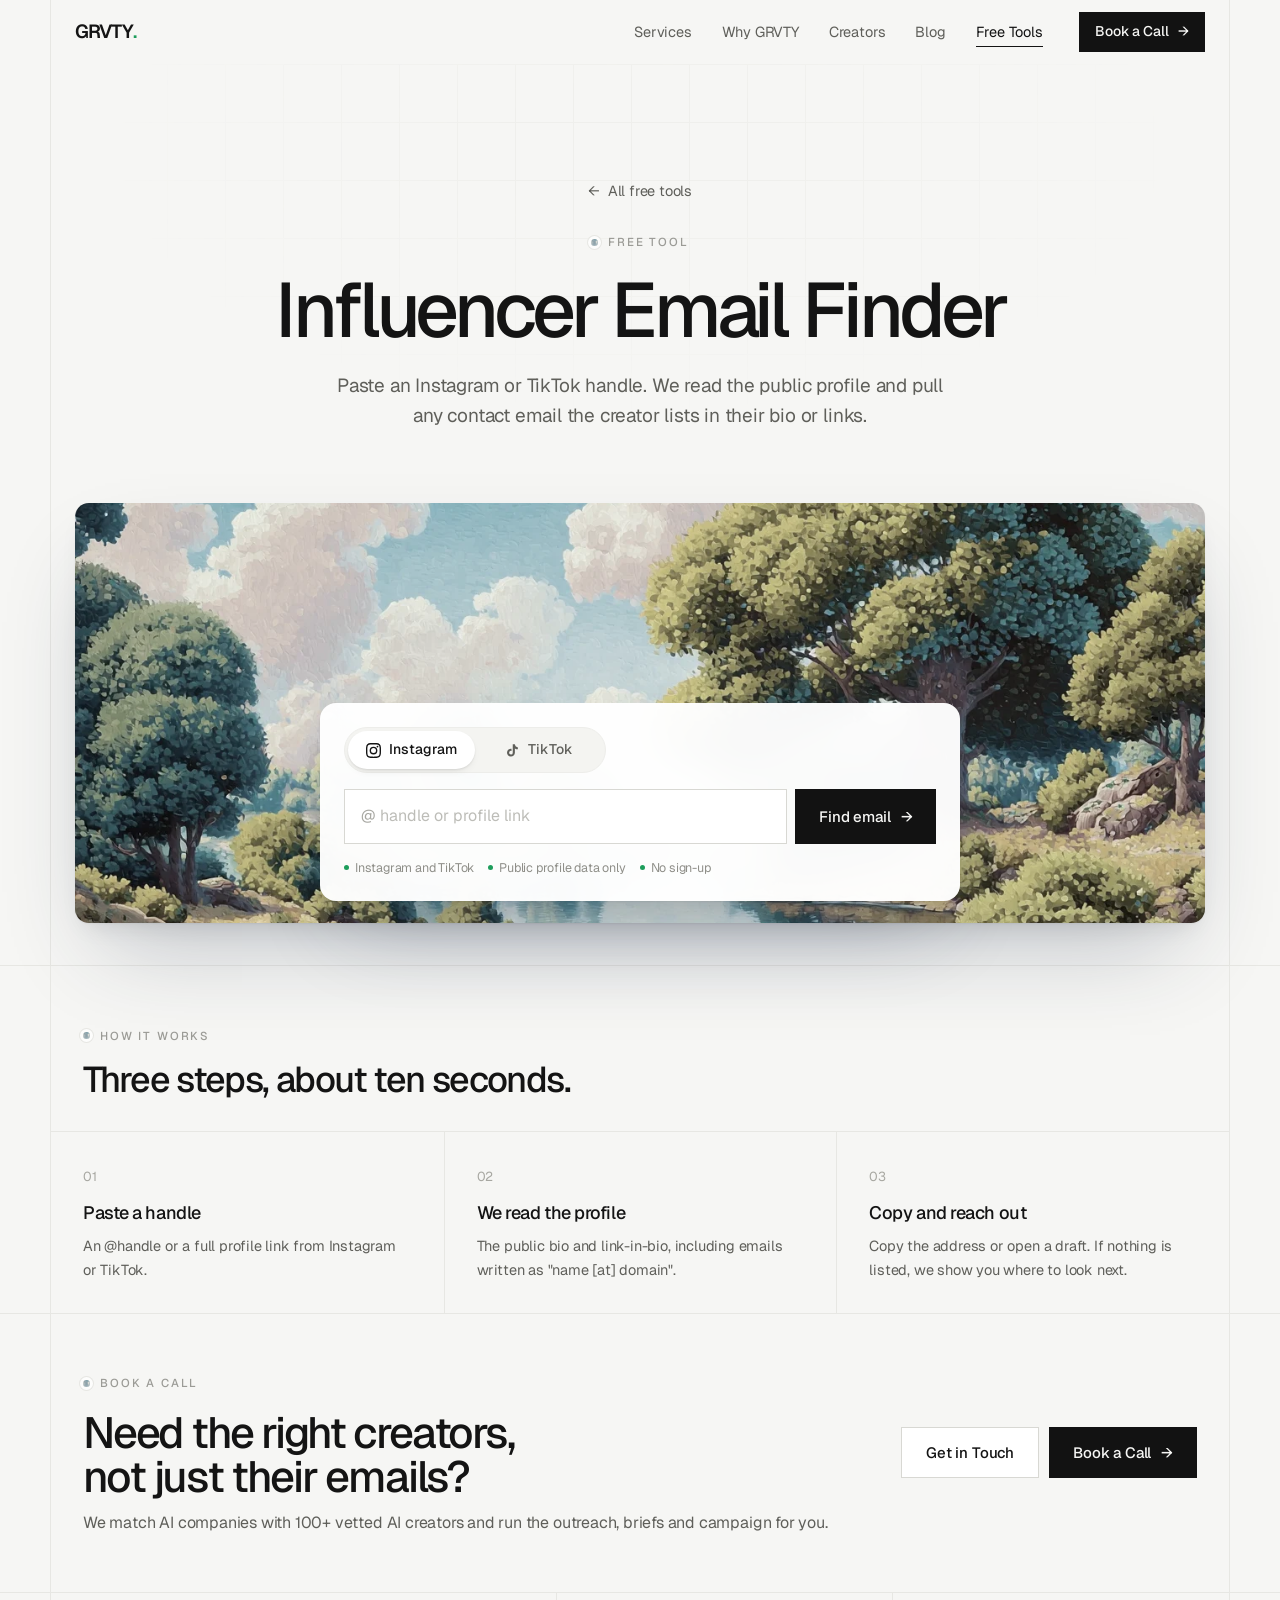
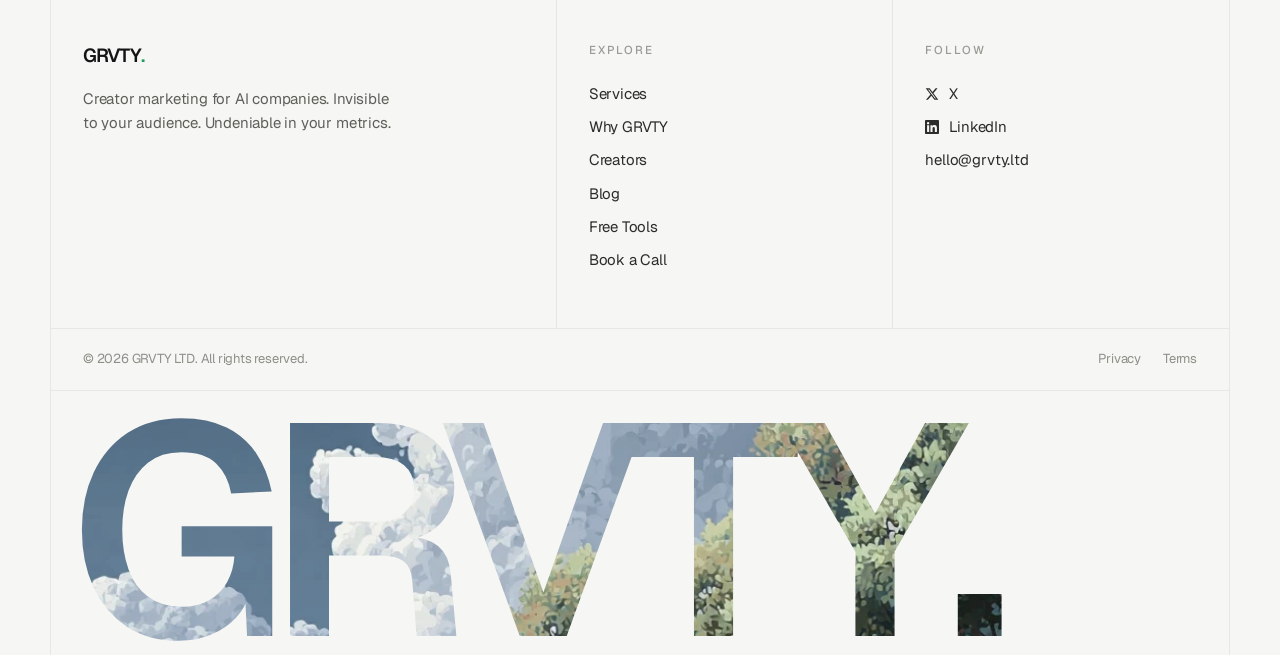
<file: tools/email-finder/index.html>
<!doctype html>
<html lang="en">
<head>
<meta charset="utf-8">
<meta name="viewport" content="width=device-width, initial-scale=1">
<title>Influencer Email Finder — Free tool by GRVTY</title>
<meta name="description" content="Find the contact email an Instagram or TikTok creator lists on their profile. Free, no sign-up.">
<meta name="theme-color" content="#f6f6f4">
<link rel="icon" href="/favicon.svg" type="image/svg+xml">
<link rel="canonical" href="https://grvty.ltd/tools/email-finder/">
<meta property="og:title" content="Influencer Email Finder — Free tool by GRVTY">
<meta property="og:description" content="Find the contact email an Instagram or TikTok creator lists on their profile. Free, no sign-up.">
<script>document.documentElement.classList.add('js')</script>
<link rel="preconnect" href="https://fonts.googleapis.com">
<link rel="preconnect" href="https://fonts.gstatic.com" crossorigin>
<link href="https://fonts.googleapis.com/css2?family=Geist:wght@300;400;500;600;700&display=swap" rel="stylesheet">
<link rel="stylesheet" href="/styles.css?v=33">
</head>
<body>
<a class="skip" href="#main">Skip to content</a>
<header class="nav" id="nav">
  <div class="rail nav-inner">
    <a href="/" class="logo" aria-label="GRVTY home">GRVTY<span>.</span></a>
    <nav class="nav-links" aria-label="Primary">
      <a href="/#services">Services</a>
      <a href="/#why">Why GRVTY</a>
      <a href="/#creators">Creators</a>
      <a href="/blog/">Blog</a>
      <a href="/tools/" class="on" aria-current="page">Free Tools</a>
    </nav>
    <a href="https://calendar.app.google/D2n2vk7Z5fZMMSHQA" target="_blank" rel="noopener" class="btn btn-primary btn-sm magnetic">Book a Call <span class="arr">→</span></a>
    <button class="menu-btn" aria-label="Open menu" aria-expanded="false" aria-controls="mobile-menu"><i></i><i></i></button>
  </div>
  <div class="mobile-menu" id="mobile-menu">
    <a href="/#services">Services</a>
    <a href="/#why">Why GRVTY</a>
    <a href="/#creators">Creators</a>
    <a href="/blog/">Blog</a>
    <a href="/tools/">Free Tools</a>
    <a href="https://calendar.app.google/D2n2vk7Z5fZMMSHQA" target="_blank" rel="noopener" class="btn btn-primary">Book a Call <span class="arr">→</span></a>
  </div>
</header>

<main id="main">
  <section class="page-hero center">
    <div class="rail">
      <a href="/tools/" class="back reveal" style="margin-bottom:26px"><span class="arr">←</span> All free tools</a><br>
      <span class="eyebrow reveal">Free tool</span>
      <h1 class="reveal" style="--d:80ms">Influencer Email Finder</h1>
      <p class="lede reveal" style="--d:160ms">Paste an Instagram or TikTok handle. We read the public profile and pull any contact email the creator lists in their bio or links.</p>
    </div>
  </section>

  <section>
    <div class="rail" style="padding-bottom:64px">
      <div class="tool-stage reveal" style="--d:200ms">
        <div class="tool-paint"><img src="/assets/paintings/4.webp" alt="" width="1344" height="896"></div>
        <form class="tool-form" id="tool" data-tool="email" novalidate>
          <div class="seg" role="group" aria-label="Platform" data-v="instagram">
            <span class="knob" aria-hidden="true"></span>
            <button type="button" data-platform="instagram" aria-pressed="true"><svg viewBox="0 0 24 24" aria-hidden="true"><path d="M12 2.2c3.2 0 3.6 0 4.8.1 3.2.1 4.8 1.7 4.9 4.9.1 1.3.1 1.6.1 4.8s0 3.6-.1 4.8c-.1 3.2-1.7 4.8-4.9 4.9-1.3.1-1.6.1-4.8.1s-3.6 0-4.8-.1c-3.3-.1-4.8-1.7-4.9-4.9C2.2 15.6 2.2 15.2 2.2 12s0-3.6.1-4.8C2.4 3.9 3.9 2.4 7.2 2.3 8.4 2.2 8.8 2.2 12 2.2zM12 0C8.7 0 8.3 0 7.1.1 2.7.3.3 2.7.1 7.1 0 8.3 0 8.7 0 12s0 3.7.1 4.9c.2 4.4 2.6 6.8 7 7 1.2.1 1.6.1 4.9.1s3.7 0 4.9-.1c4.4-.2 6.8-2.6 7-7 .1-1.2.1-1.6.1-4.9s0-3.7-.1-4.9c-.2-4.4-2.6-6.8-7-7C15.7 0 15.3 0 12 0zm0 5.8a6.2 6.2 0 1 0 0 12.4 6.2 6.2 0 0 0 0-12.4zM12 16a4 4 0 1 1 0-8 4 4 0 0 1 0 8zm6.4-11.8a1.4 1.4 0 1 0 0 2.9 1.4 1.4 0 0 0 0-2.9z"/></svg>Instagram</button>
            <button type="button" data-platform="tiktok" aria-pressed="false"><svg viewBox="0 0 24 24" aria-hidden="true"><path d="M19.6 6.7a4.8 4.8 0 0 1-3.8-4.2V2h-3.4v13.4a2.9 2.9 0 1 1-2-2.7V9.2a6.3 6.3 0 1 0 5.4 6.2V8.6a8.2 8.2 0 0 0 4.8 1.5V6.8l-1-.1z"/></svg>TikTok</button>
          </div>
          <div class="field">
            <label class="input"><span>@</span><input name="handle" type="text" autocomplete="off" autocapitalize="off" spellcheck="false" placeholder="handle or profile link" aria-label="Creator handle or profile link" required></label>
            <button class="btn btn-primary" type="submit">Find email <span class="arr">→</span></button>
          </div>
          <div class="form-err" role="alert"></div>
          <div class="form-note"><span>Instagram and TikTok</span><span>Public profile data only</span><span>No sign-up</span></div>
        </form>
      </div>
    </div>
  </section>

  <section class="sec results" id="results" hidden aria-live="polite">
    <div class="rail"><div id="out"></div></div>
  </section>

  <section class="sec">
    <div class="rail">
      <div class="more-head"><div><span class="eyebrow">How it works</span><h2>Three steps, about ten seconds.</h2></div></div>
      <div class="how"><div class="reveal" style="--d:0ms"><span class="n">01</span><b>Paste a handle</b><p>An @handle or a full profile link from Instagram or TikTok.</p></div><div class="reveal" style="--d:110ms"><span class="n">02</span><b>We read the profile</b><p>The public bio and link-in-bio, including emails written as "name [at] domain".</p></div><div class="reveal" style="--d:220ms"><span class="n">03</span><b>Copy and reach out</b><p>Copy the address or open a draft. If nothing is listed, we show you where to look next.</p></div></div>
    </div>
  </section>

  <section class="sec mini-cta">
    <div class="rail">
      <div class="reveal">
        <span class="eyebrow">Book a Call</span>
        <h2 style="margin-top:16px">Need the right creators,<br>not just their emails?</h2>
        <p>We match AI companies with 100+ vetted AI creators and run the outreach, briefs and campaign for you.</p>
      </div>
      <div class="cta-row reveal" style="--d:120ms">
        <a href="mailto:hello@grvty.ltd" class="btn btn-secondary">Get in Touch</a>
        <a href="https://calendar.app.google/D2n2vk7Z5fZMMSHQA" target="_blank" rel="noopener" class="btn btn-primary magnetic">Book a Call <span class="arr">→</span></a>
      </div>
    </div>
  </section>

</main>

<footer class="sec">
  <div class="rail">
    <div class="foot-grid">
      <div class="foot-brand">
        <a href="/" class="logo">GRVTY<span>.</span></a>
        <p>Creator marketing for AI companies. Invisible to your audience. Undeniable in your metrics.</p>
      </div>
      <div class="foot-col">
        <h4>Explore</h4>
        <a href="/#services">Services <span class="arr">→</span></a>
        <a href="/#why">Why GRVTY <span class="arr">→</span></a>
        <a href="/#creators">Creators <span class="arr">→</span></a>
        <a href="/blog/">Blog <span class="arr">→</span></a>
        <a href="/tools/">Free Tools <span class="arr">→</span></a>
        <a href="https://calendar.app.google/D2n2vk7Z5fZMMSHQA" target="_blank" rel="noopener">Book a Call <span class="arr">→</span></a>
      </div>
      <div class="foot-col">
        <h4>Follow</h4>
        <a href="https://x.com/grvtyltd" target="_blank" rel="noopener"><svg viewBox="0 0 24 24" aria-hidden="true"><path d="M18.244 2.25h3.308l-7.227 8.26 8.502 11.24H16.17l-5.214-6.817L4.99 21.75H1.68l7.73-8.835L1.254 2.25H8.08l4.713 6.231zm-1.161 17.52h1.833L7.084 4.126H5.117z"/></svg>X <span class="arr">↗</span></a>
        <a href="https://www.linkedin.com/company/grvtyltd/" target="_blank" rel="noopener"><svg viewBox="0 0 24 24" aria-hidden="true"><path d="M20.45 20.45h-3.56v-5.57c0-1.33-.02-3.04-1.85-3.04-1.85 0-2.14 1.45-2.14 2.94v5.67H9.35V9h3.41v1.56h.05c.48-.9 1.64-1.85 3.37-1.85 3.6 0 4.27 2.37 4.27 5.46v6.28zM5.34 7.43a2.06 2.06 0 1 1 0-4.13 2.06 2.06 0 0 1 0 4.13zM7.12 20.45H3.56V9h3.56v11.45zM22.22 0H1.77C.79 0 0 .77 0 1.73v20.54C0 23.23.79 24 1.77 24h20.45c.98 0 1.78-.77 1.78-1.73V1.73C24 .77 23.2 0 22.22 0z"/></svg>LinkedIn <span class="arr">↗</span></a>
        <a href="mailto:hello@grvty.ltd">hello@grvty.ltd <span class="arr">→</span></a>
      </div>
    </div>
    <div class="foot-bar">
      <span>© 2026 GRVTY LTD. All rights reserved.</span>
      <nav aria-label="Legal"><a href="/privacy.html">Privacy</a><a href="/terms.html">Terms</a></nav>
    </div>
    <div class="wordmark reveal" aria-hidden="true"><span>GRVTY.</span></div>
  </div>
</footer>

<script src="/main.js?v=33"></script>
<script src="/tools.js?v=33"></script>
</body>
</html>
</file>
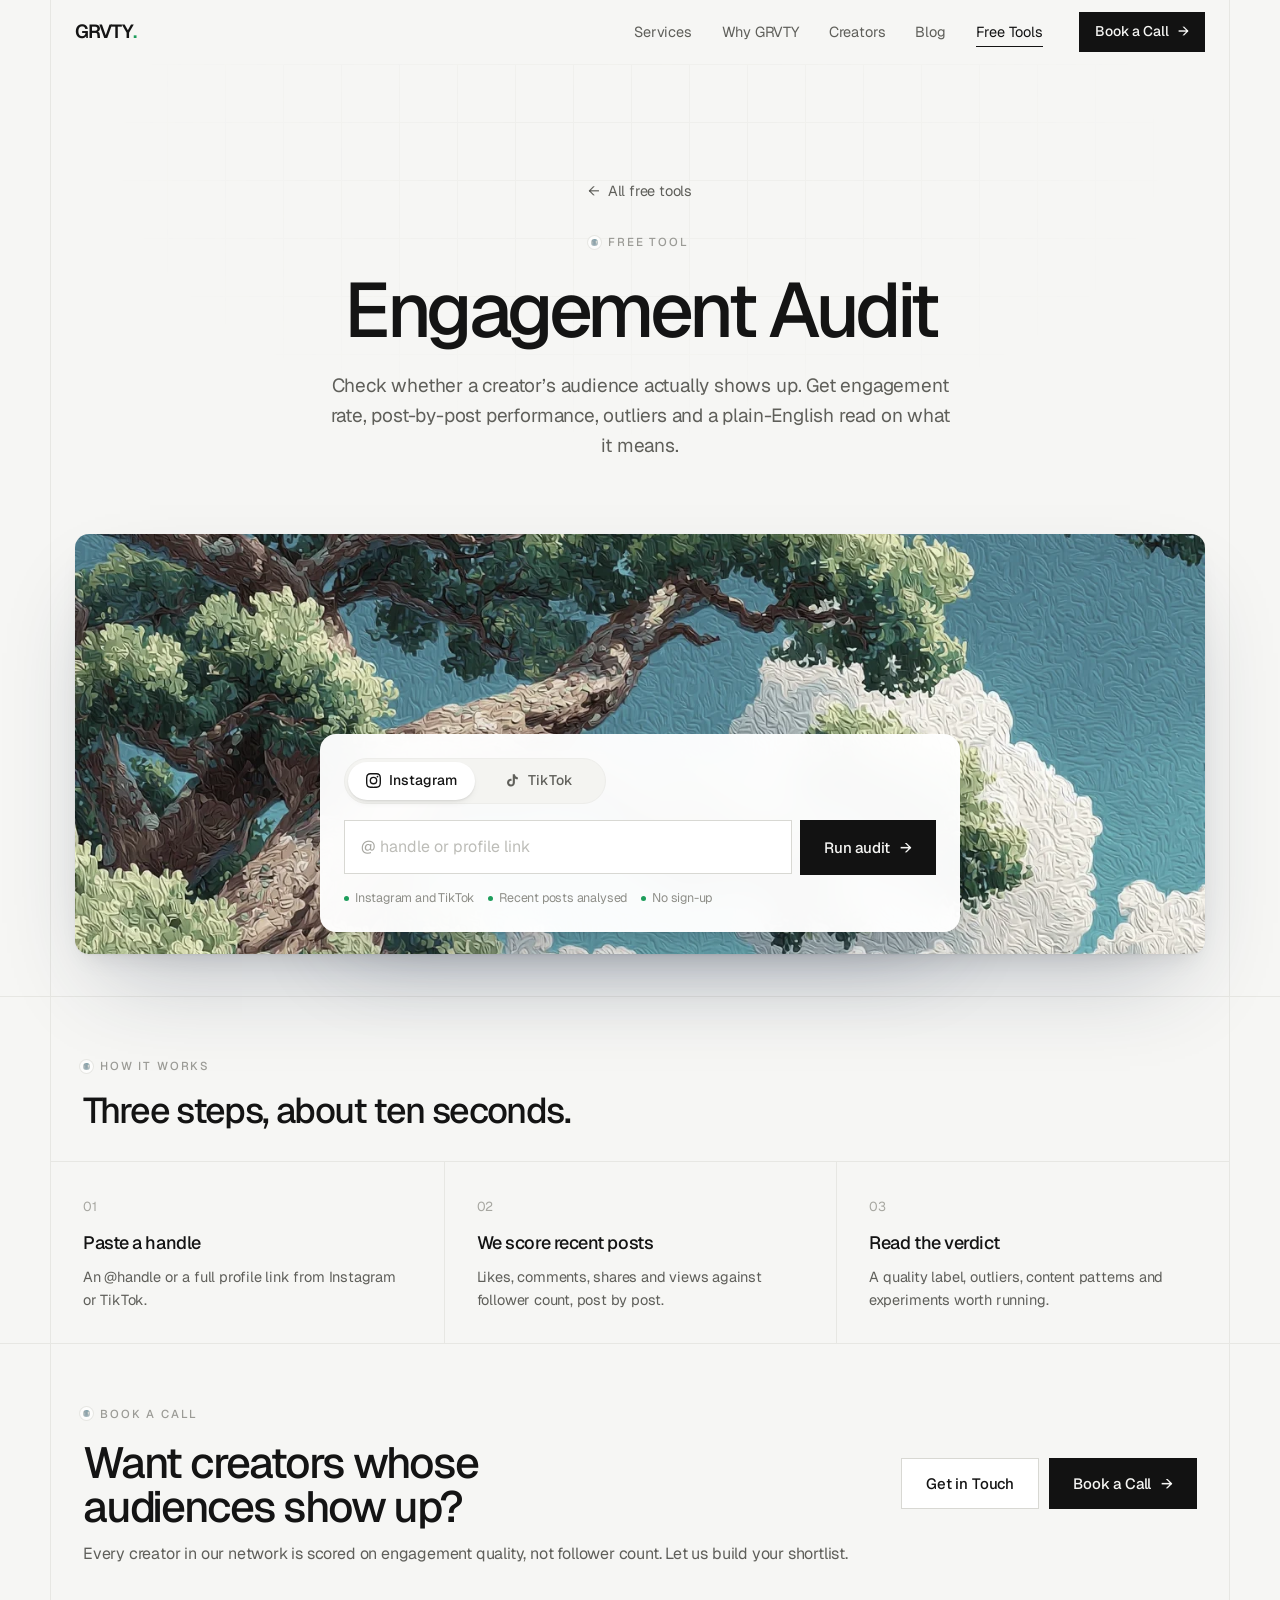
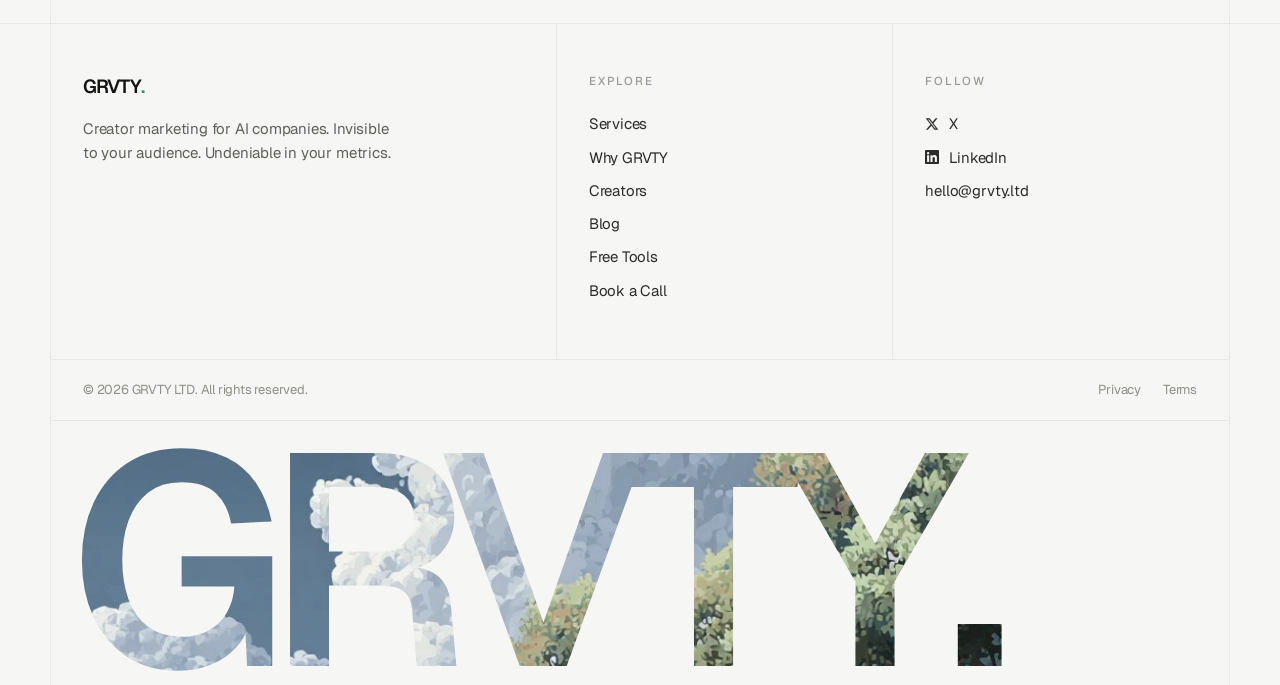
<file: tools/engagement-audit/index.html>
<!doctype html>
<html lang="en">
<head>
<meta charset="utf-8">
<meta name="viewport" content="width=device-width, initial-scale=1">
<title>Engagement Audit — Free tool by GRVTY</title>
<meta name="description" content="Audit any Instagram or TikTok creator: engagement rate, post-by-post performance, outliers and what to test next. Free.">
<meta name="theme-color" content="#f6f6f4">
<link rel="icon" href="/favicon.svg" type="image/svg+xml">
<link rel="canonical" href="https://grvty.ltd/tools/engagement-audit/">
<meta property="og:title" content="Engagement Audit — Free tool by GRVTY">
<meta property="og:description" content="Audit any Instagram or TikTok creator: engagement rate, post-by-post performance, outliers and what to test next. Free.">
<script>document.documentElement.classList.add('js')</script>
<link rel="preconnect" href="https://fonts.googleapis.com">
<link rel="preconnect" href="https://fonts.gstatic.com" crossorigin>
<link href="https://fonts.googleapis.com/css2?family=Geist:wght@300;400;500;600;700&display=swap" rel="stylesheet">
<link rel="stylesheet" href="/styles.css?v=33">
</head>
<body>
<a class="skip" href="#main">Skip to content</a>
<header class="nav" id="nav">
  <div class="rail nav-inner">
    <a href="/" class="logo" aria-label="GRVTY home">GRVTY<span>.</span></a>
    <nav class="nav-links" aria-label="Primary">
      <a href="/#services">Services</a>
      <a href="/#why">Why GRVTY</a>
      <a href="/#creators">Creators</a>
      <a href="/blog/">Blog</a>
      <a href="/tools/" class="on" aria-current="page">Free Tools</a>
    </nav>
    <a href="https://calendar.app.google/D2n2vk7Z5fZMMSHQA" target="_blank" rel="noopener" class="btn btn-primary btn-sm magnetic">Book a Call <span class="arr">→</span></a>
    <button class="menu-btn" aria-label="Open menu" aria-expanded="false" aria-controls="mobile-menu"><i></i><i></i></button>
  </div>
  <div class="mobile-menu" id="mobile-menu">
    <a href="/#services">Services</a>
    <a href="/#why">Why GRVTY</a>
    <a href="/#creators">Creators</a>
    <a href="/blog/">Blog</a>
    <a href="/tools/">Free Tools</a>
    <a href="https://calendar.app.google/D2n2vk7Z5fZMMSHQA" target="_blank" rel="noopener" class="btn btn-primary">Book a Call <span class="arr">→</span></a>
  </div>
</header>

<main id="main">
  <section class="page-hero center">
    <div class="rail">
      <a href="/tools/" class="back reveal" style="margin-bottom:26px"><span class="arr">←</span> All free tools</a><br>
      <span class="eyebrow reveal">Free tool</span>
      <h1 class="reveal" style="--d:80ms">Engagement Audit</h1>
      <p class="lede reveal" style="--d:160ms">Check whether a creator’s audience actually shows up. Get engagement rate, post-by-post performance, outliers and a plain-English read on what it means.</p>
    </div>
  </section>

  <section>
    <div class="rail" style="padding-bottom:64px">
      <div class="tool-stage reveal" style="--d:200ms">
        <div class="tool-paint"><img src="/assets/paintings/1.webp" alt="" width="1344" height="896"></div>
        <form class="tool-form" id="tool" data-tool="audit" novalidate>
          <div class="seg" role="group" aria-label="Platform" data-v="instagram">
            <span class="knob" aria-hidden="true"></span>
            <button type="button" data-platform="instagram" aria-pressed="true"><svg viewBox="0 0 24 24" aria-hidden="true"><path d="M12 2.2c3.2 0 3.6 0 4.8.1 3.2.1 4.8 1.7 4.9 4.9.1 1.3.1 1.6.1 4.8s0 3.6-.1 4.8c-.1 3.2-1.7 4.8-4.9 4.9-1.3.1-1.6.1-4.8.1s-3.6 0-4.8-.1c-3.3-.1-4.8-1.7-4.9-4.9C2.2 15.6 2.2 15.2 2.2 12s0-3.6.1-4.8C2.4 3.9 3.9 2.4 7.2 2.3 8.4 2.2 8.8 2.2 12 2.2zM12 0C8.7 0 8.3 0 7.1.1 2.7.3.3 2.7.1 7.1 0 8.3 0 8.7 0 12s0 3.7.1 4.9c.2 4.4 2.6 6.8 7 7 1.2.1 1.6.1 4.9.1s3.7 0 4.9-.1c4.4-.2 6.8-2.6 7-7 .1-1.2.1-1.6.1-4.9s0-3.7-.1-4.9c-.2-4.4-2.6-6.8-7-7C15.7 0 15.3 0 12 0zm0 5.8a6.2 6.2 0 1 0 0 12.4 6.2 6.2 0 0 0 0-12.4zM12 16a4 4 0 1 1 0-8 4 4 0 0 1 0 8zm6.4-11.8a1.4 1.4 0 1 0 0 2.9 1.4 1.4 0 0 0 0-2.9z"/></svg>Instagram</button>
            <button type="button" data-platform="tiktok" aria-pressed="false"><svg viewBox="0 0 24 24" aria-hidden="true"><path d="M19.6 6.7a4.8 4.8 0 0 1-3.8-4.2V2h-3.4v13.4a2.9 2.9 0 1 1-2-2.7V9.2a6.3 6.3 0 1 0 5.4 6.2V8.6a8.2 8.2 0 0 0 4.8 1.5V6.8l-1-.1z"/></svg>TikTok</button>
          </div>
          <div class="field">
            <label class="input"><span>@</span><input name="handle" type="text" autocomplete="off" autocapitalize="off" spellcheck="false" placeholder="handle or profile link" aria-label="Creator handle or profile link" required></label>
            <button class="btn btn-primary" type="submit">Run audit <span class="arr">→</span></button>
          </div>
          <div class="form-err" role="alert"></div>
          <div class="form-note"><span>Instagram and TikTok</span><span>Recent posts analysed</span><span>No sign-up</span></div>
        </form>
      </div>
    </div>
  </section>

  <section class="sec results" id="results" hidden aria-live="polite">
    <div class="rail"><div id="out"></div></div>
  </section>

  <section class="sec">
    <div class="rail">
      <div class="more-head"><div><span class="eyebrow">How it works</span><h2>Three steps, about ten seconds.</h2></div></div>
      <div class="how"><div class="reveal" style="--d:0ms"><span class="n">01</span><b>Paste a handle</b><p>An @handle or a full profile link from Instagram or TikTok.</p></div><div class="reveal" style="--d:110ms"><span class="n">02</span><b>We score recent posts</b><p>Likes, comments, shares and views against follower count, post by post.</p></div><div class="reveal" style="--d:220ms"><span class="n">03</span><b>Read the verdict</b><p>A quality label, outliers, content patterns and experiments worth running.</p></div></div>
    </div>
  </section>

  <section class="sec mini-cta">
    <div class="rail">
      <div class="reveal">
        <span class="eyebrow">Book a Call</span>
        <h2 style="margin-top:16px">Want creators whose<br>audiences show up?</h2>
        <p>Every creator in our network is scored on engagement quality, not follower count. Let us build your shortlist.</p>
      </div>
      <div class="cta-row reveal" style="--d:120ms">
        <a href="mailto:hello@grvty.ltd" class="btn btn-secondary">Get in Touch</a>
        <a href="https://calendar.app.google/D2n2vk7Z5fZMMSHQA" target="_blank" rel="noopener" class="btn btn-primary magnetic">Book a Call <span class="arr">→</span></a>
      </div>
    </div>
  </section>

</main>

<footer class="sec">
  <div class="rail">
    <div class="foot-grid">
      <div class="foot-brand">
        <a href="/" class="logo">GRVTY<span>.</span></a>
        <p>Creator marketing for AI companies. Invisible to your audience. Undeniable in your metrics.</p>
      </div>
      <div class="foot-col">
        <h4>Explore</h4>
        <a href="/#services">Services <span class="arr">→</span></a>
        <a href="/#why">Why GRVTY <span class="arr">→</span></a>
        <a href="/#creators">Creators <span class="arr">→</span></a>
        <a href="/blog/">Blog <span class="arr">→</span></a>
        <a href="/tools/">Free Tools <span class="arr">→</span></a>
        <a href="https://calendar.app.google/D2n2vk7Z5fZMMSHQA" target="_blank" rel="noopener">Book a Call <span class="arr">→</span></a>
      </div>
      <div class="foot-col">
        <h4>Follow</h4>
        <a href="https://x.com/grvtyltd" target="_blank" rel="noopener"><svg viewBox="0 0 24 24" aria-hidden="true"><path d="M18.244 2.25h3.308l-7.227 8.26 8.502 11.24H16.17l-5.214-6.817L4.99 21.75H1.68l7.73-8.835L1.254 2.25H8.08l4.713 6.231zm-1.161 17.52h1.833L7.084 4.126H5.117z"/></svg>X <span class="arr">↗</span></a>
        <a href="https://www.linkedin.com/company/grvtyltd/" target="_blank" rel="noopener"><svg viewBox="0 0 24 24" aria-hidden="true"><path d="M20.45 20.45h-3.56v-5.57c0-1.33-.02-3.04-1.85-3.04-1.85 0-2.14 1.45-2.14 2.94v5.67H9.35V9h3.41v1.56h.05c.48-.9 1.64-1.85 3.37-1.85 3.6 0 4.27 2.37 4.27 5.46v6.28zM5.34 7.43a2.06 2.06 0 1 1 0-4.13 2.06 2.06 0 0 1 0 4.13zM7.12 20.45H3.56V9h3.56v11.45zM22.22 0H1.77C.79 0 0 .77 0 1.73v20.54C0 23.23.79 24 1.77 24h20.45c.98 0 1.78-.77 1.78-1.73V1.73C24 .77 23.2 0 22.22 0z"/></svg>LinkedIn <span class="arr">↗</span></a>
        <a href="mailto:hello@grvty.ltd">hello@grvty.ltd <span class="arr">→</span></a>
      </div>
    </div>
    <div class="foot-bar">
      <span>© 2026 GRVTY LTD. All rights reserved.</span>
      <nav aria-label="Legal"><a href="/privacy.html">Privacy</a><a href="/terms.html">Terms</a></nav>
    </div>
    <div class="wordmark reveal" aria-hidden="true"><span>GRVTY.</span></div>
  </div>
</footer>

<script src="/main.js?v=33"></script>
<script src="/tools.js?v=33"></script>
</body>
</html>
</file>
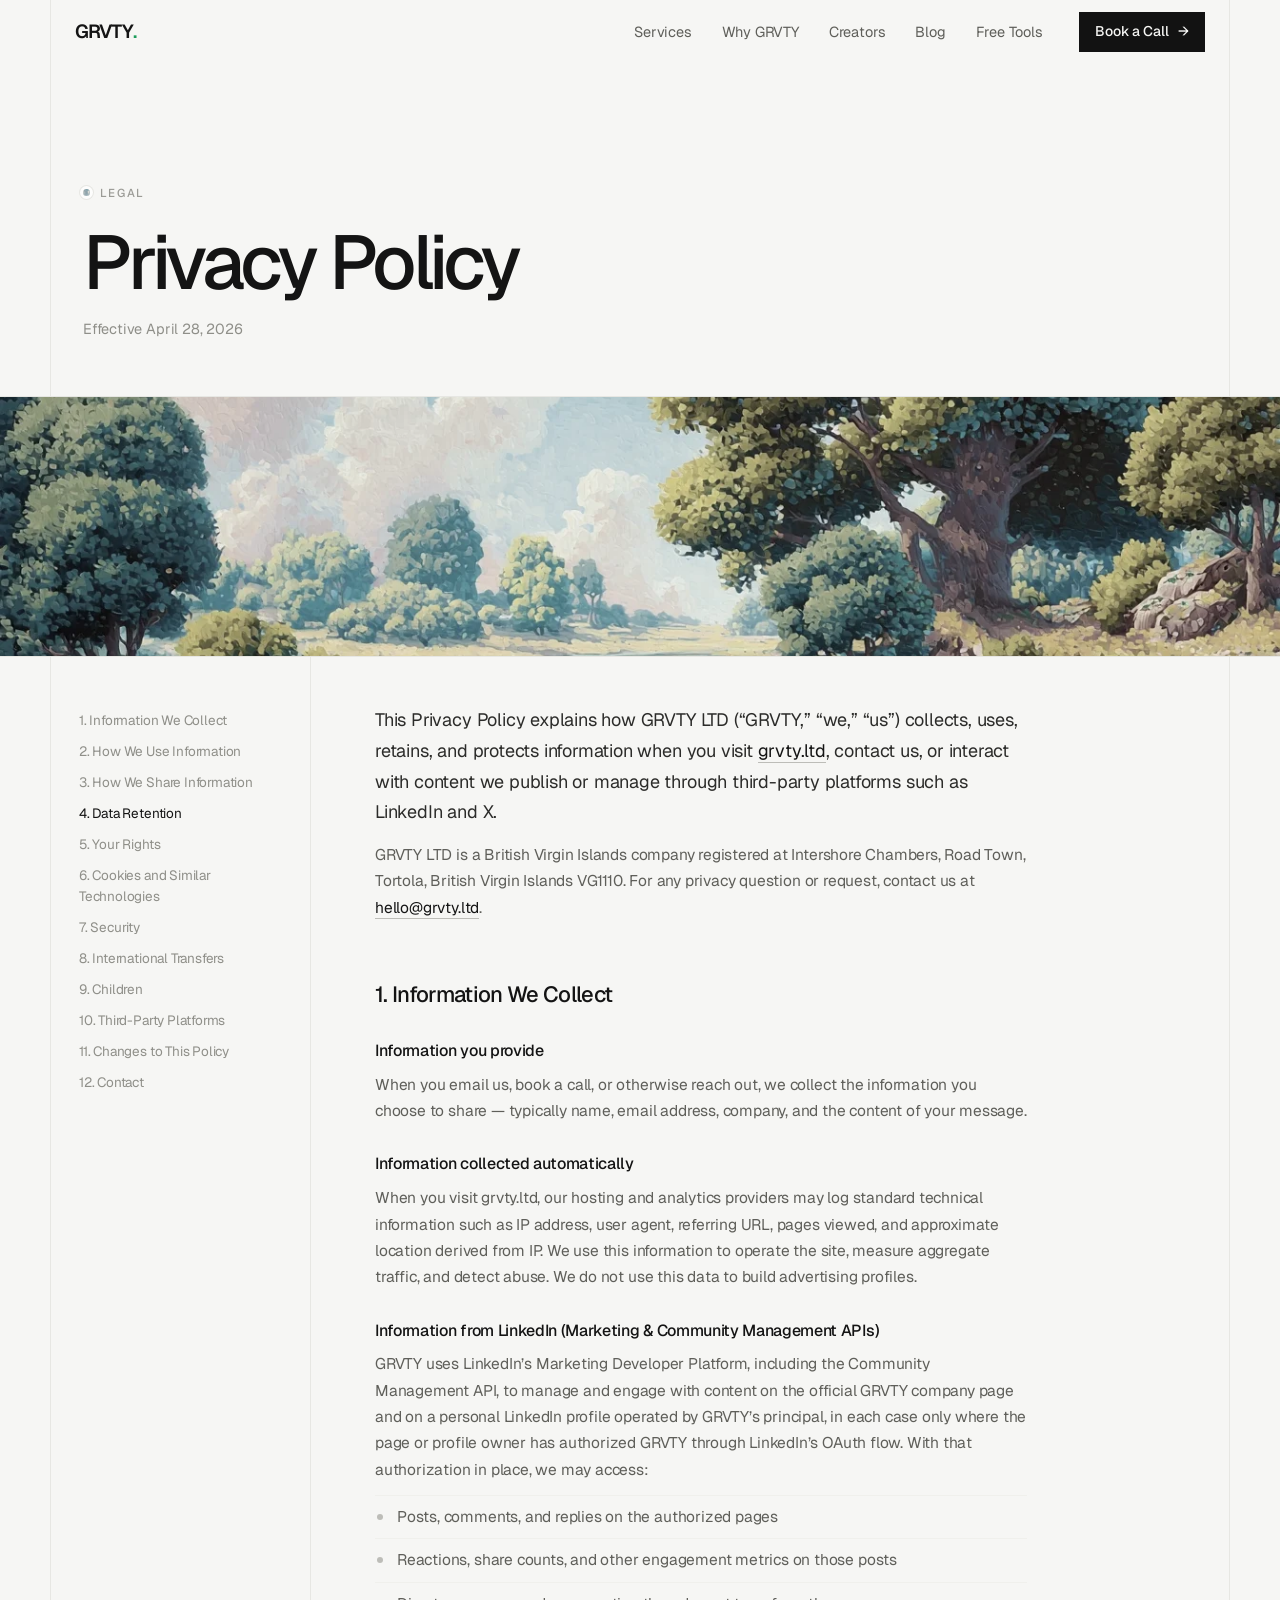
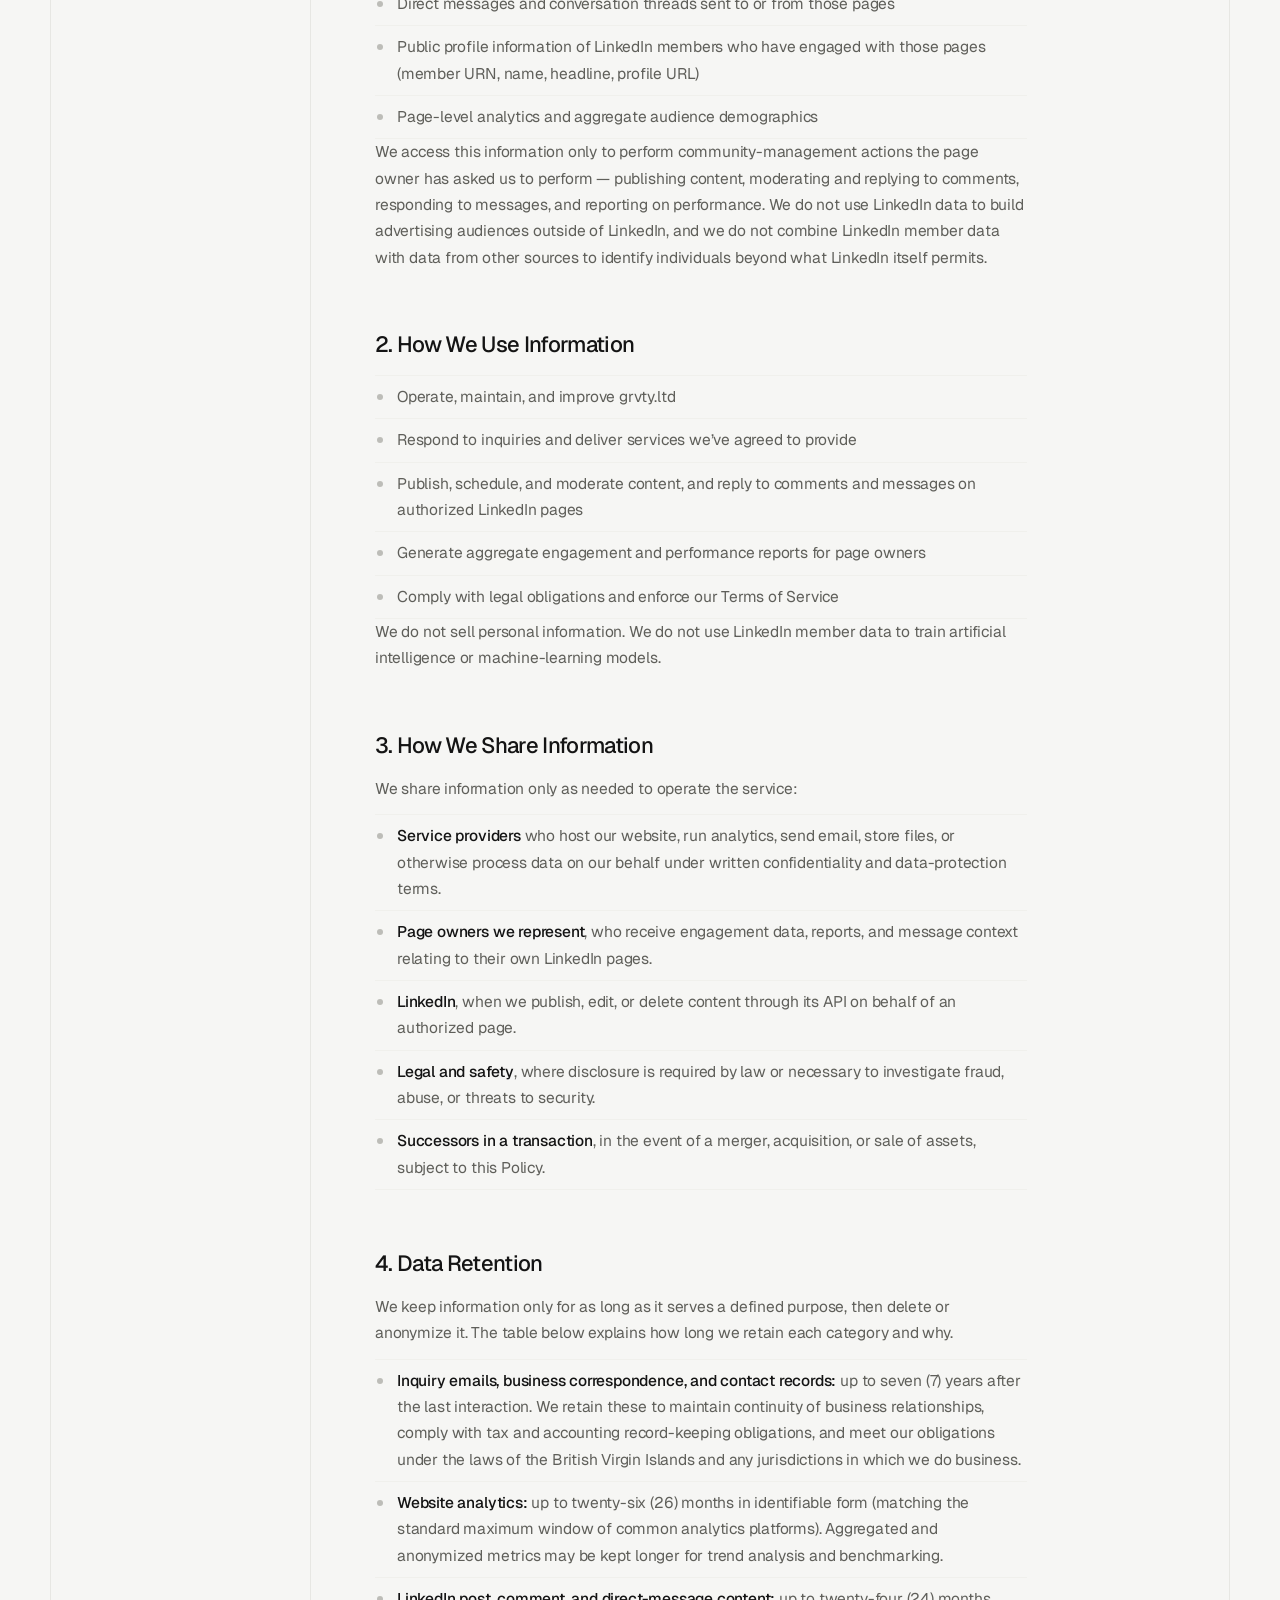
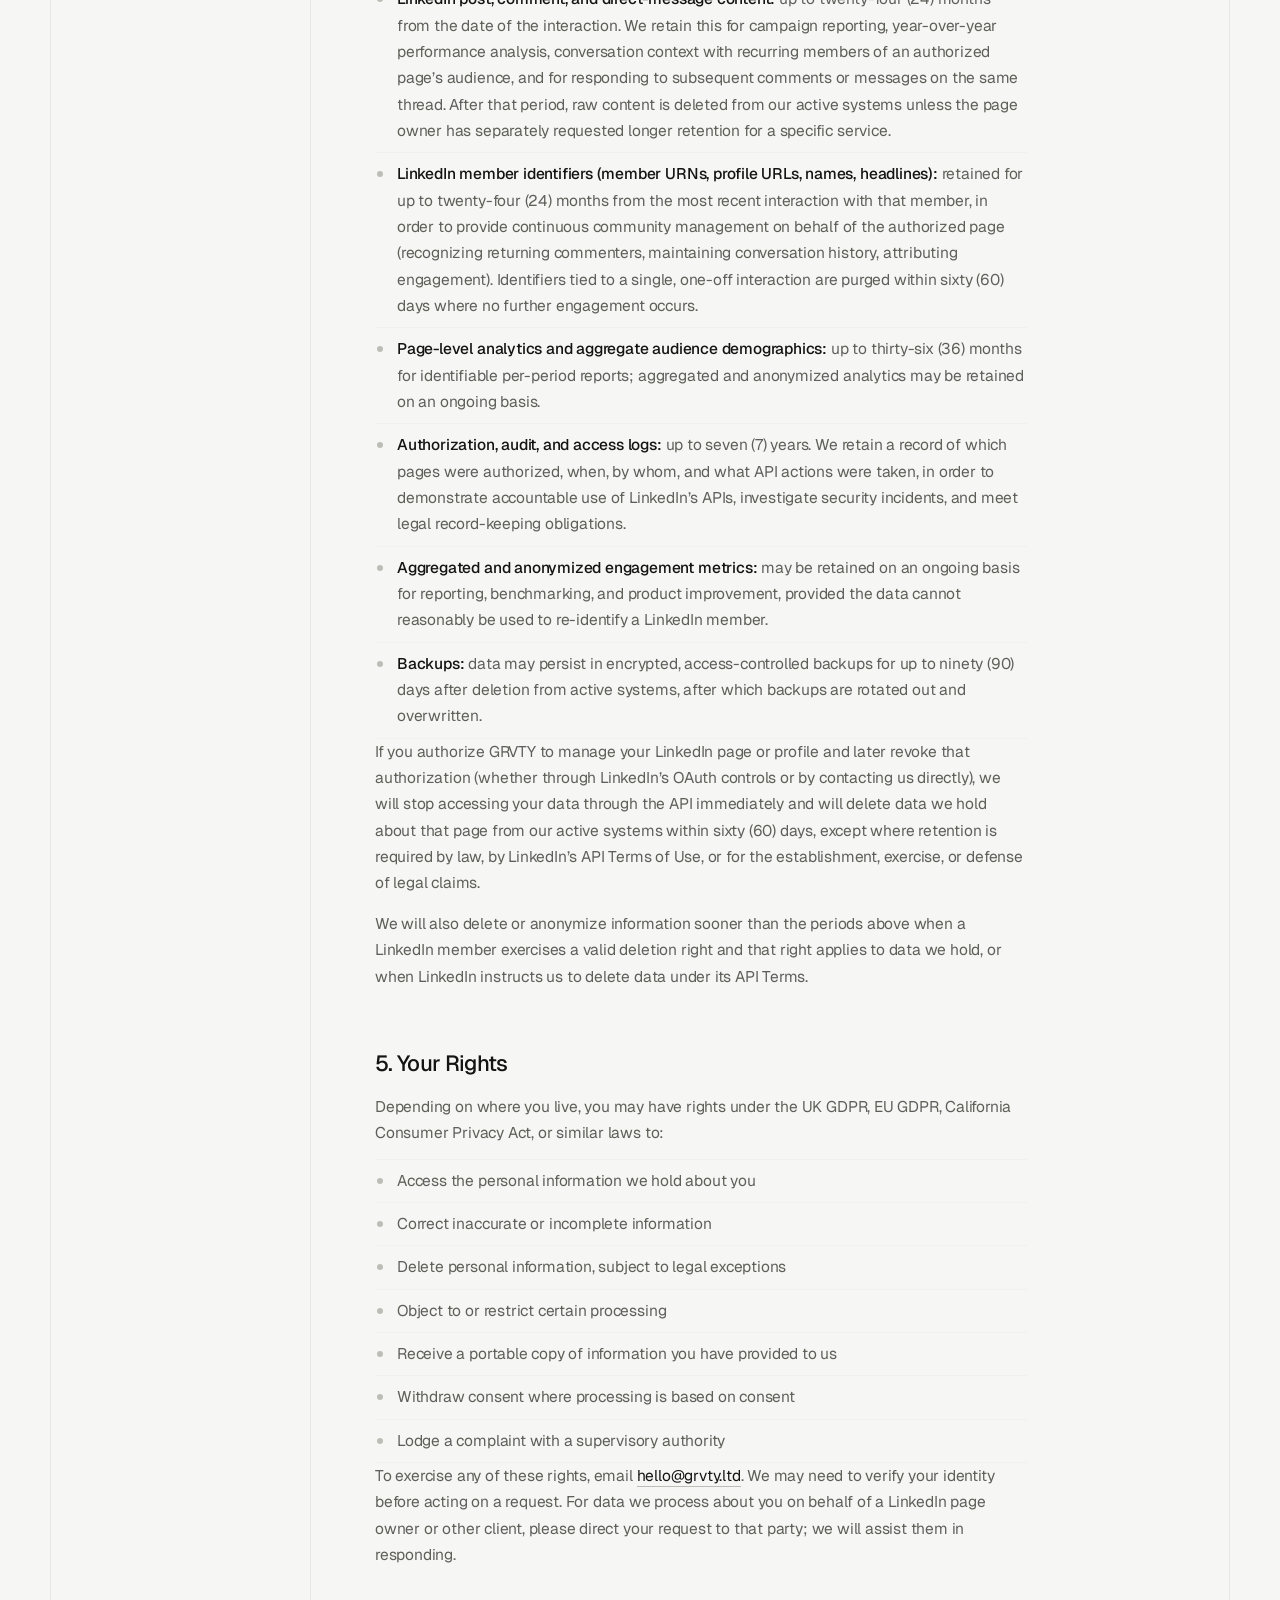
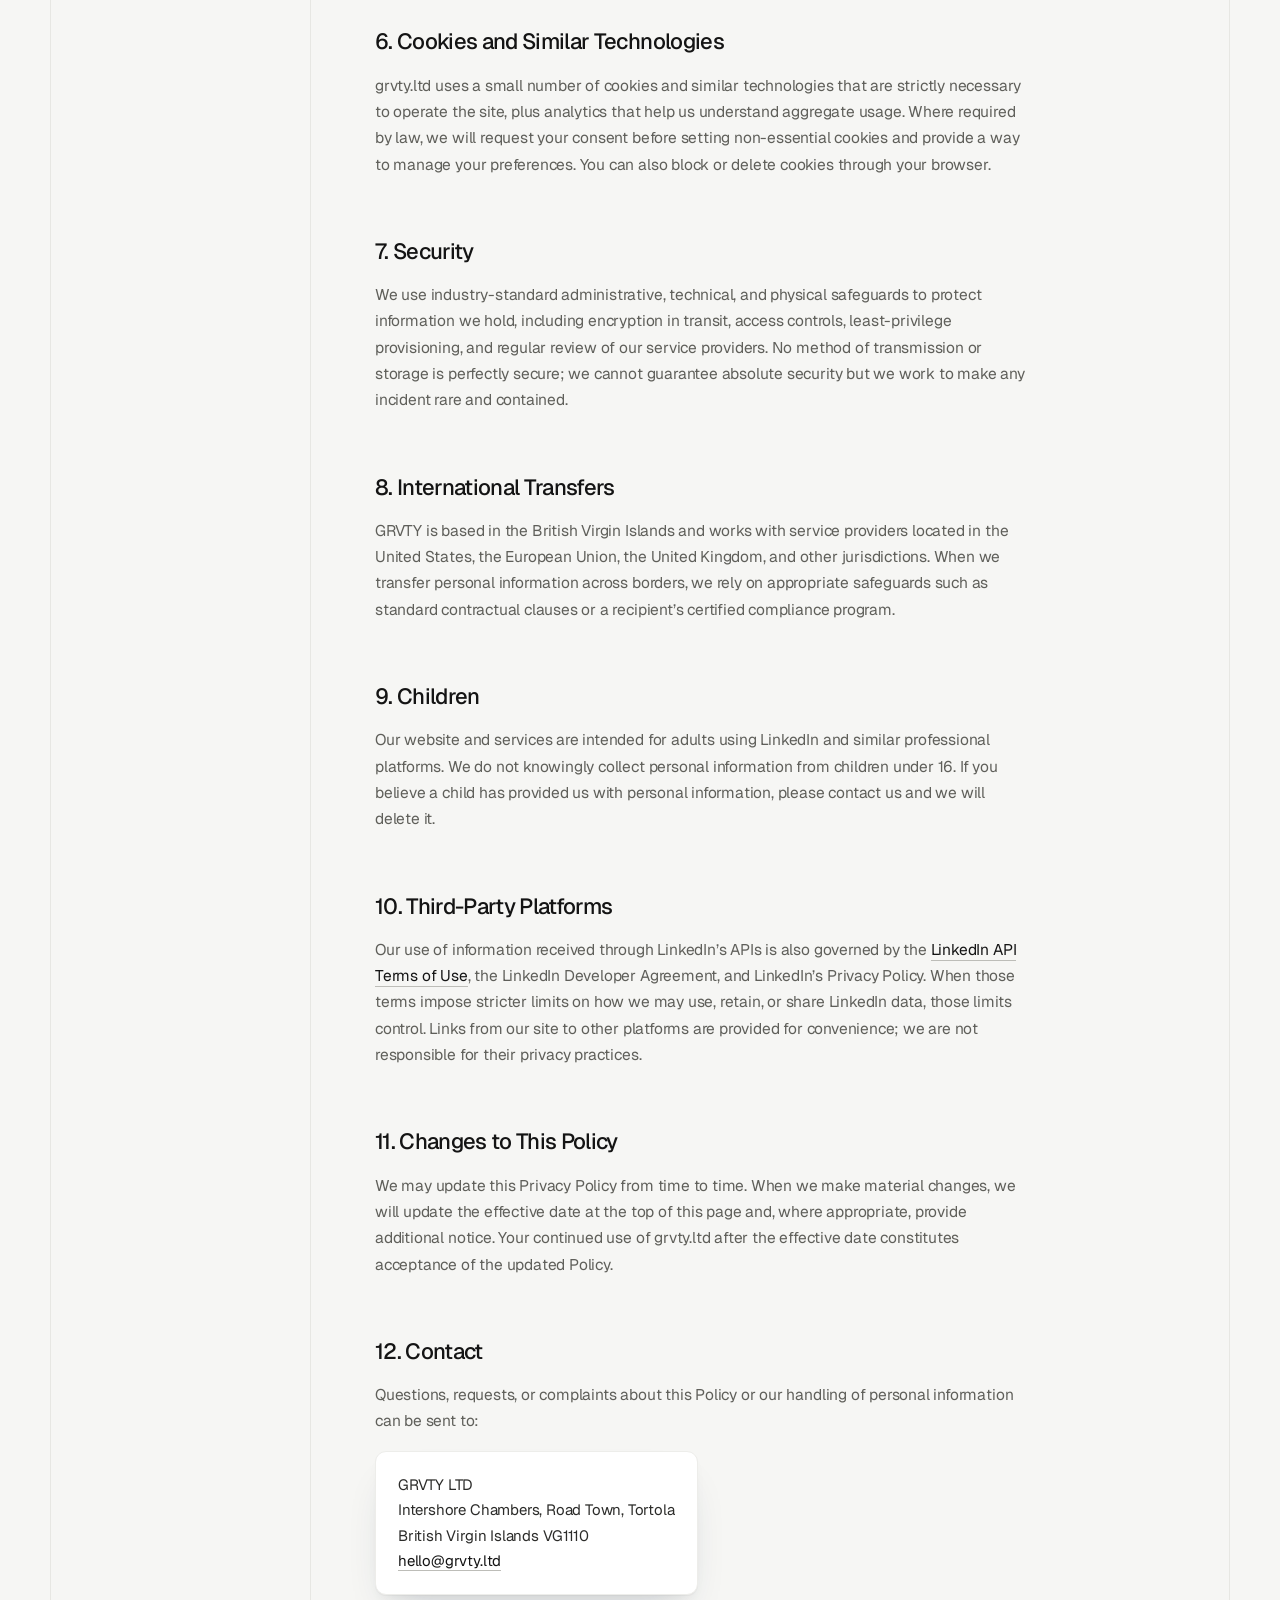
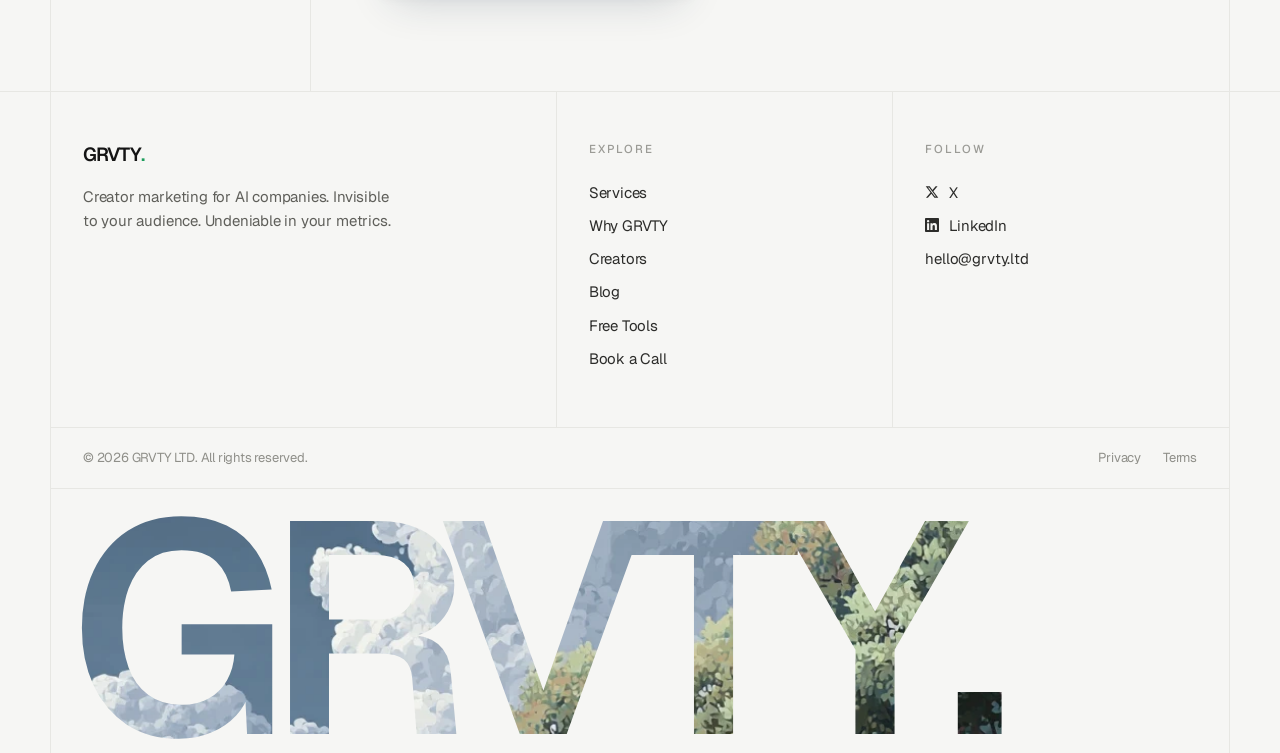
<file: privacy.html>
<!doctype html>
<html lang="en">
<head>
<meta charset="utf-8">
<meta name="viewport" content="width=device-width, initial-scale=1">
<title>Privacy Policy — GRVTY</title>
<meta name="description" content="How GRVTY LTD collects, uses, retains, and protects information.">
<meta name="theme-color" content="#f6f6f4">
<link rel="icon" href="favicon.svg" type="image/svg+xml">
<script>document.documentElement.classList.add('js')</script>
<link rel="preconnect" href="https://fonts.googleapis.com">
<link rel="preconnect" href="https://fonts.gstatic.com" crossorigin>
<link href="https://fonts.googleapis.com/css2?family=Geist:wght@300;400;500;600;700&display=swap" rel="stylesheet">
<link rel="stylesheet" href="/styles.css?v=33">
</head>
<body>
<a class="skip" href="#main-content">Skip to content</a>

<header class="nav" id="nav">
  <div class="rail nav-inner">
    <a href="/" class="logo" aria-label="GRVTY home">GRVTY<span>.</span></a>
    <nav class="nav-links" aria-label="Primary">
      <a href="/#services">Services</a>
      <a href="/#why">Why GRVTY</a>
      <a href="/#creators">Creators</a>
      <a href="/blog/">Blog</a>
      <a href="/tools/">Free Tools</a>
    </nav>
    <a href="https://calendar.app.google/D2n2vk7Z5fZMMSHQA" target="_blank" rel="noopener" class="btn btn-primary btn-sm magnetic">Book a Call <span class="arr">→</span></a>
    <button class="menu-btn" aria-label="Open menu" aria-expanded="false" aria-controls="mobile-menu"><i></i><i></i></button>
  </div>
  <div class="mobile-menu" id="mobile-menu">
    <a href="/#services">Services</a>
    <a href="/#why">Why GRVTY</a>
    <a href="/#creators">Creators</a>
    <a href="/blog/">Blog</a>
    <a href="/tools/">Free Tools</a>
    <a href="https://calendar.app.google/D2n2vk7Z5fZMMSHQA" target="_blank" rel="noopener" class="btn btn-primary">Book a Call <span class="arr">→</span></a>
  </div>
</header>

<main id="main-content" tabindex="-1">
  <section class="legal-hero">
    <div class="rail">
      <span class="eyebrow reveal">Legal</span>
      <h1 class="reveal" style="--d:100ms">Privacy Policy</h1>
      <p class="eff reveal" style="--d:200ms">Effective April 28, 2026</p>
    </div>
  </section>

  <div class="legal-band" aria-hidden="true"><img src="assets/paintings/4.webp" alt="" width="1344" height="896" style="object-position:50% 60%"></div>

  <section class="sec">
    <div class="rail legal-body">
      <aside class="toc" aria-label="Contents">
        <ol>
          <li><a href="#information-we-collect">1. Information We Collect</a></li>
          <li><a href="#how-we-use">2. How We Use Information</a></li>
          <li><a href="#how-we-share">3. How We Share Information</a></li>
          <li><a href="#retention">4. Data Retention</a></li>
          <li><a href="#rights">5. Your Rights</a></li>
          <li><a href="#cookies">6. Cookies and Similar Technologies</a></li>
          <li><a href="#security">7. Security</a></li>
          <li><a href="#transfers">8. International Transfers</a></li>
          <li><a href="#children">9. Children</a></li>
          <li><a href="#third-party">10. Third-Party Platforms</a></li>
          <li><a href="#changes">11. Changes to This Policy</a></li>
          <li><a href="#contact">12. Contact</a></li>
        </ol>
      </aside>

      <article class="prose">
        <p>This Privacy Policy explains how GRVTY LTD (“GRVTY,” “we,” “us”) collects, uses, retains, and protects information when you visit <a href="https://grvty.ltd/">grvty.ltd</a>, contact us, or interact with content we publish or manage through third-party platforms such as LinkedIn and X.</p>
        <p>GRVTY LTD is a British Virgin Islands company registered at Intershore Chambers, Road Town, Tortola, British Virgin Islands VG1110. For any privacy question or request, contact us at <a href="mailto:hello@grvty.ltd">hello@grvty.ltd</a>.</p>

        <h2 id="information-we-collect">1. Information We Collect</h2>
        <h3>Information you provide</h3>
        <p>When you email us, book a call, or otherwise reach out, we collect the information you choose to share — typically name, email address, company, and the content of your message.</p>
        <h3>Information collected automatically</h3>
        <p>When you visit grvty.ltd, our hosting and analytics providers may log standard technical information such as IP address, user agent, referring URL, pages viewed, and approximate location derived from IP. We use this information to operate the site, measure aggregate traffic, and detect abuse. We do not use this data to build advertising profiles.</p>
        <h3>Information from LinkedIn (Marketing &amp; Community Management APIs)</h3>
        <p>GRVTY uses LinkedIn’s Marketing Developer Platform, including the Community Management API, to manage and engage with content on the official GRVTY company page and on a personal LinkedIn profile operated by GRVTY’s principal, in each case only where the page or profile owner has authorized GRVTY through LinkedIn’s OAuth flow. With that authorization in place, we may access:</p>
        <ul>
          <li>Posts, comments, and replies on the authorized pages</li>
          <li>Reactions, share counts, and other engagement metrics on those posts</li>
          <li>Direct messages and conversation threads sent to or from those pages</li>
          <li>Public profile information of LinkedIn members who have engaged with those pages (member URN, name, headline, profile URL)</li>
          <li>Page-level analytics and aggregate audience demographics</li>
        </ul>
        <p>We access this information only to perform community-management actions the page owner has asked us to perform — publishing content, moderating and replying to comments, responding to messages, and reporting on performance. We do not use LinkedIn data to build advertising audiences outside of LinkedIn, and we do not combine LinkedIn member data with data from other sources to identify individuals beyond what LinkedIn itself permits.</p>

        <h2 id="how-we-use">2. How We Use Information</h2>
        <ul>
          <li>Operate, maintain, and improve grvty.ltd</li>
          <li>Respond to inquiries and deliver services we’ve agreed to provide</li>
          <li>Publish, schedule, and moderate content, and reply to comments and messages on authorized LinkedIn pages</li>
          <li>Generate aggregate engagement and performance reports for page owners</li>
          <li>Comply with legal obligations and enforce our Terms of Service</li>
        </ul>
        <p>We do not sell personal information. We do not use LinkedIn member data to train artificial intelligence or machine-learning models.</p>

        <h2 id="how-we-share">3. How We Share Information</h2>
        <p>We share information only as needed to operate the service:</p>
        <ul>
          <li><strong>Service providers</strong> who host our website, run analytics, send email, store files, or otherwise process data on our behalf under written confidentiality and data-protection terms.</li>
          <li><strong>Page owners we represent</strong>, who receive engagement data, reports, and message context relating to their own LinkedIn pages.</li>
          <li><strong>LinkedIn</strong>, when we publish, edit, or delete content through its API on behalf of an authorized page.</li>
          <li><strong>Legal and safety</strong>, where disclosure is required by law or necessary to investigate fraud, abuse, or threats to security.</li>
          <li><strong>Successors in a transaction</strong>, in the event of a merger, acquisition, or sale of assets, subject to this Policy.</li>
        </ul>

        <h2 id="retention">4. Data Retention</h2>
        <p>We keep information only for as long as it serves a defined purpose, then delete or anonymize it. The table below explains how long we retain each category and why.</p>
        <ul>
          <li><strong>Inquiry emails, business correspondence, and contact records:</strong> up to seven (7) years after the last interaction. We retain these to maintain continuity of business relationships, comply with tax and accounting record-keeping obligations, and meet our obligations under the laws of the British Virgin Islands and any jurisdictions in which we do business.</li>
          <li><strong>Website analytics:</strong> up to twenty-six (26) months in identifiable form (matching the standard maximum window of common analytics platforms). Aggregated and anonymized metrics may be kept longer for trend analysis and benchmarking.</li>
          <li><strong>LinkedIn post, comment, and direct-message content:</strong> up to twenty-four (24) months from the date of the interaction. We retain this for campaign reporting, year-over-year performance analysis, conversation context with recurring members of an authorized page’s audience, and for responding to subsequent comments or messages on the same thread. After that period, raw content is deleted from our active systems unless the page owner has separately requested longer retention for a specific service.</li>
          <li><strong>LinkedIn member identifiers (member URNs, profile URLs, names, headlines):</strong> retained for up to twenty-four (24) months from the most recent interaction with that member, in order to provide continuous community management on behalf of the authorized page (recognizing returning commenters, maintaining conversation history, attributing engagement). Identifiers tied to a single, one-off interaction are purged within sixty (60) days where no further engagement occurs.</li>
          <li><strong>Page-level analytics and aggregate audience demographics:</strong> up to thirty-six (36) months for identifiable per-period reports; aggregated and anonymized analytics may be retained on an ongoing basis.</li>
          <li><strong>Authorization, audit, and access logs:</strong> up to seven (7) years. We retain a record of which pages were authorized, when, by whom, and what API actions were taken, in order to demonstrate accountable use of LinkedIn’s APIs, investigate security incidents, and meet legal record-keeping obligations.</li>
          <li><strong>Aggregated and anonymized engagement metrics:</strong> may be retained on an ongoing basis for reporting, benchmarking, and product improvement, provided the data cannot reasonably be used to re-identify a LinkedIn member.</li>
          <li><strong>Backups:</strong> data may persist in encrypted, access-controlled backups for up to ninety (90) days after deletion from active systems, after which backups are rotated out and overwritten.</li>
        </ul>
        <p>If you authorize GRVTY to manage your LinkedIn page or profile and later revoke that authorization (whether through LinkedIn’s OAuth controls or by contacting us directly), we will stop accessing your data through the API immediately and will delete data we hold about that page from our active systems within sixty (60) days, except where retention is required by law, by LinkedIn’s API Terms of Use, or for the establishment, exercise, or defense of legal claims.</p>
        <p>We will also delete or anonymize information sooner than the periods above when a LinkedIn member exercises a valid deletion right and that right applies to data we hold, or when LinkedIn instructs us to delete data under its API Terms.</p>

        <h2 id="rights">5. Your Rights</h2>
        <p>Depending on where you live, you may have rights under the UK GDPR, EU GDPR, California Consumer Privacy Act, or similar laws to:</p>
        <ul>
          <li>Access the personal information we hold about you</li>
          <li>Correct inaccurate or incomplete information</li>
          <li>Delete personal information, subject to legal exceptions</li>
          <li>Object to or restrict certain processing</li>
          <li>Receive a portable copy of information you have provided to us</li>
          <li>Withdraw consent where processing is based on consent</li>
          <li>Lodge a complaint with a supervisory authority</li>
        </ul>
        <p>To exercise any of these rights, email <a href="mailto:hello@grvty.ltd">hello@grvty.ltd</a>. We may need to verify your identity before acting on a request. For data we process about you on behalf of a LinkedIn page owner or other client, please direct your request to that party; we will assist them in responding.</p>

        <h2 id="cookies">6. Cookies and Similar Technologies</h2>
        <p>grvty.ltd uses a small number of cookies and similar technologies that are strictly necessary to operate the site, plus analytics that help us understand aggregate usage. Where required by law, we will request your consent before setting non-essential cookies and provide a way to manage your preferences. You can also block or delete cookies through your browser.</p>

        <h2 id="security">7. Security</h2>
        <p>We use industry-standard administrative, technical, and physical safeguards to protect information we hold, including encryption in transit, access controls, least-privilege provisioning, and regular review of our service providers. No method of transmission or storage is perfectly secure; we cannot guarantee absolute security but we work to make any incident rare and contained.</p>

        <h2 id="transfers">8. International Transfers</h2>
        <p>GRVTY is based in the British Virgin Islands and works with service providers located in the United States, the European Union, the United Kingdom, and other jurisdictions. When we transfer personal information across borders, we rely on appropriate safeguards such as standard contractual clauses or a recipient’s certified compliance program.</p>

        <h2 id="children">9. Children</h2>
        <p>Our website and services are intended for adults using LinkedIn and similar professional platforms. We do not knowingly collect personal information from children under 16. If you believe a child has provided us with personal information, please contact us and we will delete it.</p>

        <h2 id="third-party">10. Third-Party Platforms</h2>
        <p>Our use of information received through LinkedIn’s APIs is also governed by the <a href="https://legal.linkedin.com/api-terms-of-use" target="_blank" rel="noopener">LinkedIn API Terms of Use</a>, the LinkedIn Developer Agreement, and LinkedIn’s Privacy Policy. When those terms impose stricter limits on how we may use, retain, or share LinkedIn data, those limits control. Links from our site to other platforms are provided for convenience; we are not responsible for their privacy practices.</p>

        <h2 id="changes">11. Changes to This Policy</h2>
        <p>We may update this Privacy Policy from time to time. When we make material changes, we will update the effective date at the top of this page and, where appropriate, provide additional notice. Your continued use of grvty.ltd after the effective date constitutes acceptance of the updated Policy.</p>

        <h2 id="contact">12. Contact</h2>
        <p>Questions, requests, or complaints about this Policy or our handling of personal information can be sent to:</p>
        <address>GRVTY LTD<br>Intershore Chambers, Road Town, Tortola<br>British Virgin Islands VG1110<br><a href="mailto:hello@grvty.ltd">hello@grvty.ltd</a></address>
      </article>
    </div>
  </section>
</main>

<footer class="sec">
  <div class="rail">
    <div class="foot-grid">
      <div class="foot-brand">
        <a href="/" class="logo">GRVTY<span>.</span></a>
        <p>Creator marketing for AI companies. Invisible to your audience. Undeniable in your metrics.</p>
      </div>
      <div class="foot-col">
        <h4>Explore</h4>
        <a href="/#services">Services <span class="arr">→</span></a>
        <a href="/#why">Why GRVTY <span class="arr">→</span></a>
        <a href="/#creators">Creators <span class="arr">→</span></a>
        <a href="/blog/">Blog <span class="arr">→</span></a>
        <a href="/tools/">Free Tools <span class="arr">→</span></a>
        <a href="https://calendar.app.google/D2n2vk7Z5fZMMSHQA" target="_blank" rel="noopener">Book a Call <span class="arr">→</span></a>
      </div>
      <div class="foot-col">
        <h4>Follow</h4>
        <a href="https://x.com/grvtyltd" target="_blank" rel="noopener"><svg viewBox="0 0 24 24" aria-hidden="true"><path d="M18.244 2.25h3.308l-7.227 8.26 8.502 11.24H16.17l-5.214-6.817L4.99 21.75H1.68l7.73-8.835L1.254 2.25H8.08l4.713 6.231zm-1.161 17.52h1.833L7.084 4.126H5.117z"/></svg>X <span class="arr">↗</span></a>
        <a href="https://www.linkedin.com/company/grvtyltd/" target="_blank" rel="noopener"><svg viewBox="0 0 24 24" aria-hidden="true"><path d="M20.45 20.45h-3.56v-5.57c0-1.33-.02-3.04-1.85-3.04-1.85 0-2.14 1.45-2.14 2.94v5.67H9.35V9h3.41v1.56h.05c.48-.9 1.64-1.85 3.37-1.85 3.6 0 4.27 2.37 4.27 5.46v6.28zM5.34 7.43a2.06 2.06 0 1 1 0-4.13 2.06 2.06 0 0 1 0 4.13zM7.12 20.45H3.56V9h3.56v11.45zM22.22 0H1.77C.79 0 0 .77 0 1.73v20.54C0 23.23.79 24 1.77 24h20.45c.98 0 1.78-.77 1.78-1.73V1.73C24 .77 23.2 0 22.22 0z"/></svg>LinkedIn <span class="arr">↗</span></a>
        <a href="mailto:hello@grvty.ltd">hello@grvty.ltd <span class="arr">→</span></a>
      </div>
    </div>
    <div class="foot-bar">
      <span>© 2026 GRVTY LTD. All rights reserved.</span>
      <nav aria-label="Legal"><a href="/privacy.html">Privacy</a><a href="/terms.html">Terms</a></nav>
    </div>
    <div class="wordmark reveal" aria-hidden="true"><span>GRVTY.</span></div>
  </div>
</footer>

<script src="/main.js?v=33"></script>
</body>
</html>
</file>
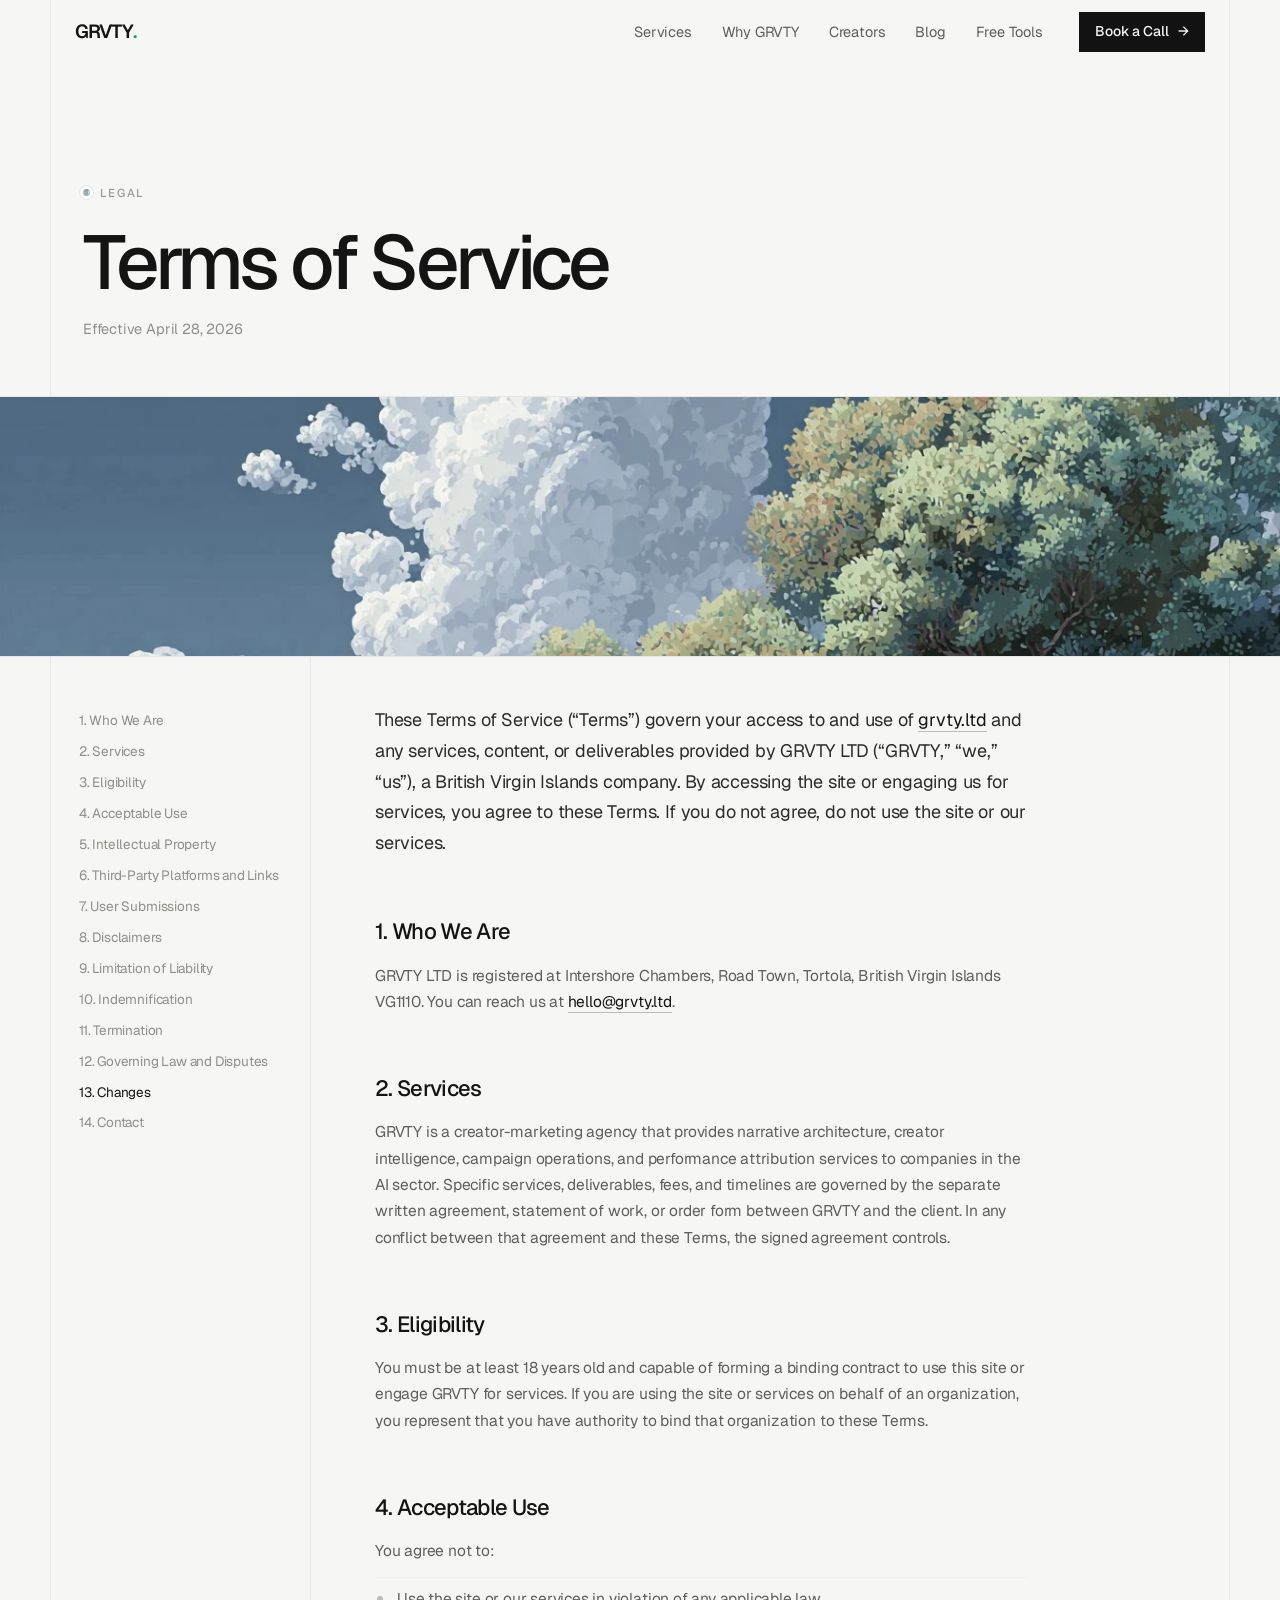
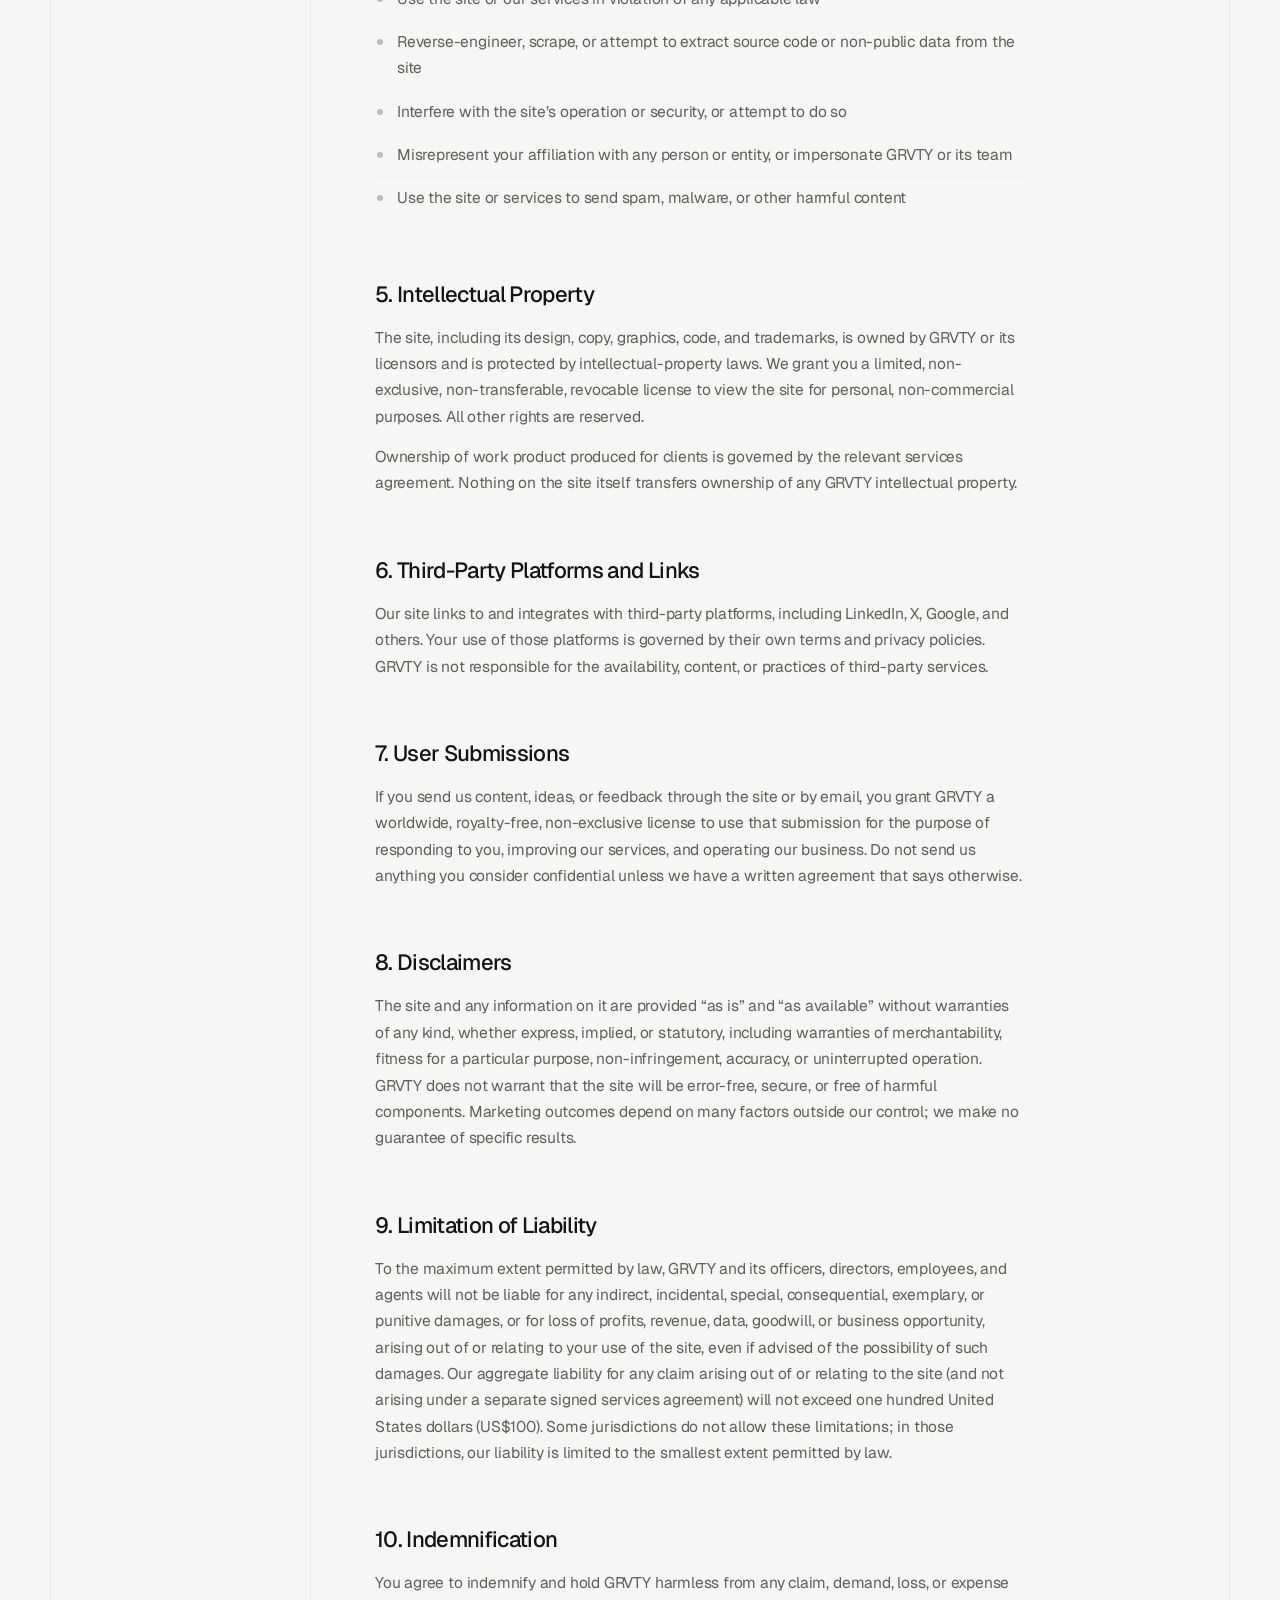
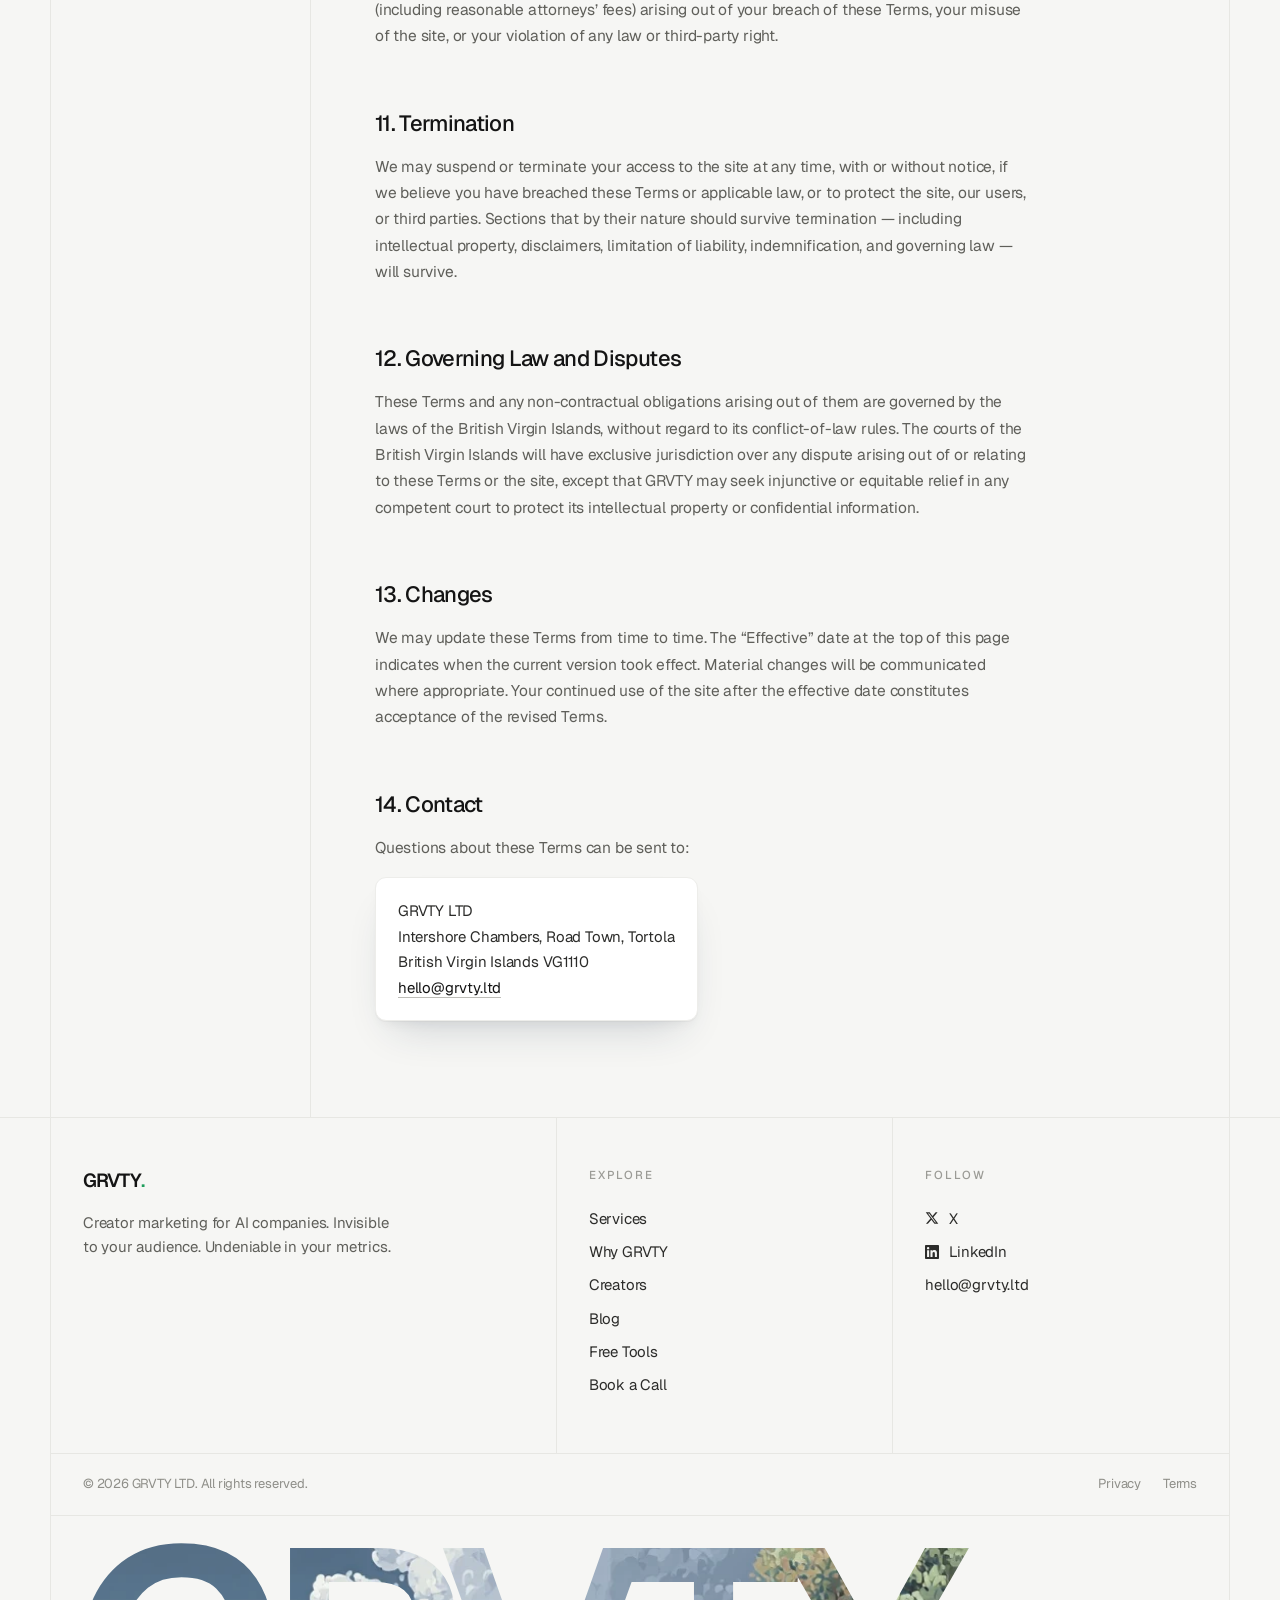
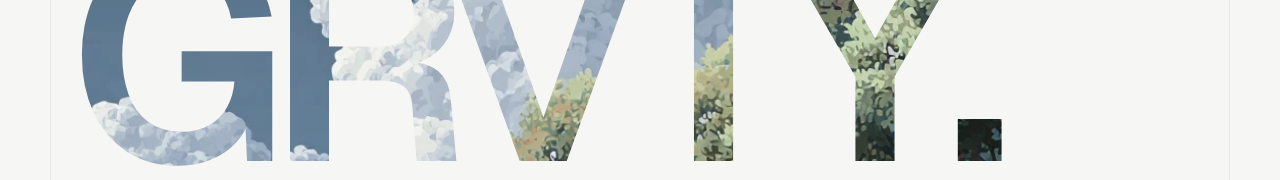
<file: terms.html>
<!doctype html>
<html lang="en">
<head>
<meta charset="utf-8">
<meta name="viewport" content="width=device-width, initial-scale=1">
<title>Terms of Service — GRVTY</title>
<meta name="description" content="The terms that govern your use of grvty.ltd and GRVTY LTD services.">
<meta name="theme-color" content="#f6f6f4">
<link rel="icon" href="favicon.svg" type="image/svg+xml">
<script>document.documentElement.classList.add('js')</script>
<link rel="preconnect" href="https://fonts.googleapis.com">
<link rel="preconnect" href="https://fonts.gstatic.com" crossorigin>
<link href="https://fonts.googleapis.com/css2?family=Geist:wght@300;400;500;600;700&display=swap" rel="stylesheet">
<link rel="stylesheet" href="/styles.css?v=33">
</head>
<body>
<a class="skip" href="#main-content">Skip to content</a>

<header class="nav" id="nav">
  <div class="rail nav-inner">
    <a href="/" class="logo" aria-label="GRVTY home">GRVTY<span>.</span></a>
    <nav class="nav-links" aria-label="Primary">
      <a href="/#services">Services</a>
      <a href="/#why">Why GRVTY</a>
      <a href="/#creators">Creators</a>
      <a href="/blog/">Blog</a>
      <a href="/tools/">Free Tools</a>
    </nav>
    <a href="https://calendar.app.google/D2n2vk7Z5fZMMSHQA" target="_blank" rel="noopener" class="btn btn-primary btn-sm magnetic">Book a Call <span class="arr">→</span></a>
    <button class="menu-btn" aria-label="Open menu" aria-expanded="false" aria-controls="mobile-menu"><i></i><i></i></button>
  </div>
  <div class="mobile-menu" id="mobile-menu">
    <a href="/#services">Services</a>
    <a href="/#why">Why GRVTY</a>
    <a href="/#creators">Creators</a>
    <a href="/blog/">Blog</a>
    <a href="/tools/">Free Tools</a>
    <a href="https://calendar.app.google/D2n2vk7Z5fZMMSHQA" target="_blank" rel="noopener" class="btn btn-primary">Book a Call <span class="arr">→</span></a>
  </div>
</header>

<main id="main-content" tabindex="-1">
  <section class="legal-hero">
    <div class="rail">
      <span class="eyebrow reveal">Legal</span>
      <h1 class="reveal" style="--d:100ms">Terms of Service</h1>
      <p class="eff reveal" style="--d:200ms">Effective April 28, 2026</p>
    </div>
  </section>

  <div class="legal-band" aria-hidden="true"><img src="assets/paintings/2.webp" alt="" width="1344" height="896" style="object-position:50% 30%"></div>

  <section class="sec">
    <div class="rail legal-body">
      <aside class="toc" aria-label="Contents">
        <ol>
          <li><a href="#who-we-are">1. Who We Are</a></li>
          <li><a href="#services">2. Services</a></li>
          <li><a href="#eligibility">3. Eligibility</a></li>
          <li><a href="#acceptable-use">4. Acceptable Use</a></li>
          <li><a href="#ip">5. Intellectual Property</a></li>
          <li><a href="#third-party">6. Third-Party Platforms and Links</a></li>
          <li><a href="#submissions">7. User Submissions</a></li>
          <li><a href="#disclaimers">8. Disclaimers</a></li>
          <li><a href="#liability">9. Limitation of Liability</a></li>
          <li><a href="#indemnification">10. Indemnification</a></li>
          <li><a href="#termination">11. Termination</a></li>
          <li><a href="#governing-law">12. Governing Law and Disputes</a></li>
          <li><a href="#changes">13. Changes</a></li>
          <li><a href="#contact">14. Contact</a></li>
        </ol>
      </aside>

      <article class="prose">
        <p>These Terms of Service (“Terms”) govern your access to and use of <a href="https://grvty.ltd/">grvty.ltd</a> and any services, content, or deliverables provided by GRVTY LTD (“GRVTY,” “we,” “us”), a British Virgin Islands company. By accessing the site or engaging us for services, you agree to these Terms. If you do not agree, do not use the site or our services.</p>

        <h2 id="who-we-are">1. Who We Are</h2>
        <p>GRVTY LTD is registered at Intershore Chambers, Road Town, Tortola, British Virgin Islands VG1110. You can reach us at <a href="mailto:hello@grvty.ltd">hello@grvty.ltd</a>.</p>

        <h2 id="services">2. Services</h2>
        <p>GRVTY is a creator-marketing agency that provides narrative architecture, creator intelligence, campaign operations, and performance attribution services to companies in the AI sector. Specific services, deliverables, fees, and timelines are governed by the separate written agreement, statement of work, or order form between GRVTY and the client. In any conflict between that agreement and these Terms, the signed agreement controls.</p>

        <h2 id="eligibility">3. Eligibility</h2>
        <p>You must be at least 18 years old and capable of forming a binding contract to use this site or engage GRVTY for services. If you are using the site or services on behalf of an organization, you represent that you have authority to bind that organization to these Terms.</p>

        <h2 id="acceptable-use">4. Acceptable Use</h2>
        <p>You agree not to:</p>
        <ul>
          <li>Use the site or our services in violation of any applicable law</li>
          <li>Reverse-engineer, scrape, or attempt to extract source code or non-public data from the site</li>
          <li>Interfere with the site’s operation or security, or attempt to do so</li>
          <li>Misrepresent your affiliation with any person or entity, or impersonate GRVTY or its team</li>
          <li>Use the site or services to send spam, malware, or other harmful content</li>
        </ul>

        <h2 id="ip">5. Intellectual Property</h2>
        <p>The site, including its design, copy, graphics, code, and trademarks, is owned by GRVTY or its licensors and is protected by intellectual-property laws. We grant you a limited, non-exclusive, non-transferable, revocable license to view the site for personal, non-commercial purposes. All other rights are reserved.</p>
        <p>Ownership of work product produced for clients is governed by the relevant services agreement. Nothing on the site itself transfers ownership of any GRVTY intellectual property.</p>

        <h2 id="third-party">6. Third-Party Platforms and Links</h2>
        <p>Our site links to and integrates with third-party platforms, including LinkedIn, X, Google, and others. Your use of those platforms is governed by their own terms and privacy policies. GRVTY is not responsible for the availability, content, or practices of third-party services.</p>

        <h2 id="submissions">7. User Submissions</h2>
        <p>If you send us content, ideas, or feedback through the site or by email, you grant GRVTY a worldwide, royalty-free, non-exclusive license to use that submission for the purpose of responding to you, improving our services, and operating our business. Do not send us anything you consider confidential unless we have a written agreement that says otherwise.</p>

        <h2 id="disclaimers">8. Disclaimers</h2>
        <p>The site and any information on it are provided “as is” and “as available” without warranties of any kind, whether express, implied, or statutory, including warranties of merchantability, fitness for a particular purpose, non-infringement, accuracy, or uninterrupted operation. GRVTY does not warrant that the site will be error-free, secure, or free of harmful components. Marketing outcomes depend on many factors outside our control; we make no guarantee of specific results.</p>

        <h2 id="liability">9. Limitation of Liability</h2>
        <p>To the maximum extent permitted by law, GRVTY and its officers, directors, employees, and agents will not be liable for any indirect, incidental, special, consequential, exemplary, or punitive damages, or for loss of profits, revenue, data, goodwill, or business opportunity, arising out of or relating to your use of the site, even if advised of the possibility of such damages. Our aggregate liability for any claim arising out of or relating to the site (and not arising under a separate signed services agreement) will not exceed one hundred United States dollars (US$100). Some jurisdictions do not allow these limitations; in those jurisdictions, our liability is limited to the smallest extent permitted by law.</p>

        <h2 id="indemnification">10. Indemnification</h2>
        <p>You agree to indemnify and hold GRVTY harmless from any claim, demand, loss, or expense (including reasonable attorneys’ fees) arising out of your breach of these Terms, your misuse of the site, or your violation of any law or third-party right.</p>

        <h2 id="termination">11. Termination</h2>
        <p>We may suspend or terminate your access to the site at any time, with or without notice, if we believe you have breached these Terms or applicable law, or to protect the site, our users, or third parties. Sections that by their nature should survive termination — including intellectual property, disclaimers, limitation of liability, indemnification, and governing law — will survive.</p>

        <h2 id="governing-law">12. Governing Law and Disputes</h2>
        <p>These Terms and any non-contractual obligations arising out of them are governed by the laws of the British Virgin Islands, without regard to its conflict-of-law rules. The courts of the British Virgin Islands will have exclusive jurisdiction over any dispute arising out of or relating to these Terms or the site, except that GRVTY may seek injunctive or equitable relief in any competent court to protect its intellectual property or confidential information.</p>

        <h2 id="changes">13. Changes</h2>
        <p>We may update these Terms from time to time. The “Effective” date at the top of this page indicates when the current version took effect. Material changes will be communicated where appropriate. Your continued use of the site after the effective date constitutes acceptance of the revised Terms.</p>

        <h2 id="contact">14. Contact</h2>
        <p>Questions about these Terms can be sent to:</p>
        <address>GRVTY LTD<br>Intershore Chambers, Road Town, Tortola<br>British Virgin Islands VG1110<br><a href="mailto:hello@grvty.ltd">hello@grvty.ltd</a></address>
      </article>
    </div>
  </section>
</main>

<footer class="sec">
  <div class="rail">
    <div class="foot-grid">
      <div class="foot-brand">
        <a href="/" class="logo">GRVTY<span>.</span></a>
        <p>Creator marketing for AI companies. Invisible to your audience. Undeniable in your metrics.</p>
      </div>
      <div class="foot-col">
        <h4>Explore</h4>
        <a href="/#services">Services <span class="arr">→</span></a>
        <a href="/#why">Why GRVTY <span class="arr">→</span></a>
        <a href="/#creators">Creators <span class="arr">→</span></a>
        <a href="/blog/">Blog <span class="arr">→</span></a>
        <a href="/tools/">Free Tools <span class="arr">→</span></a>
        <a href="https://calendar.app.google/D2n2vk7Z5fZMMSHQA" target="_blank" rel="noopener">Book a Call <span class="arr">→</span></a>
      </div>
      <div class="foot-col">
        <h4>Follow</h4>
        <a href="https://x.com/grvtyltd" target="_blank" rel="noopener"><svg viewBox="0 0 24 24" aria-hidden="true"><path d="M18.244 2.25h3.308l-7.227 8.26 8.502 11.24H16.17l-5.214-6.817L4.99 21.75H1.68l7.73-8.835L1.254 2.25H8.08l4.713 6.231zm-1.161 17.52h1.833L7.084 4.126H5.117z"/></svg>X <span class="arr">↗</span></a>
        <a href="https://www.linkedin.com/company/grvtyltd/" target="_blank" rel="noopener"><svg viewBox="0 0 24 24" aria-hidden="true"><path d="M20.45 20.45h-3.56v-5.57c0-1.33-.02-3.04-1.85-3.04-1.85 0-2.14 1.45-2.14 2.94v5.67H9.35V9h3.41v1.56h.05c.48-.9 1.64-1.85 3.37-1.85 3.6 0 4.27 2.37 4.27 5.46v6.28zM5.34 7.43a2.06 2.06 0 1 1 0-4.13 2.06 2.06 0 0 1 0 4.13zM7.12 20.45H3.56V9h3.56v11.45zM22.22 0H1.77C.79 0 0 .77 0 1.73v20.54C0 23.23.79 24 1.77 24h20.45c.98 0 1.78-.77 1.78-1.73V1.73C24 .77 23.2 0 22.22 0z"/></svg>LinkedIn <span class="arr">↗</span></a>
        <a href="mailto:hello@grvty.ltd">hello@grvty.ltd <span class="arr">→</span></a>
      </div>
    </div>
    <div class="foot-bar">
      <span>© 2026 GRVTY LTD. All rights reserved.</span>
      <nav aria-label="Legal"><a href="/privacy.html">Privacy</a><a href="/terms.html">Terms</a></nav>
    </div>
    <div class="wordmark reveal" aria-hidden="true"><span>GRVTY.</span></div>
  </div>
</footer>

<script src="/main.js?v=33"></script>
</body>
</html>
</file>
<file: styles.css>
/* GRVTY — creator-led redesign
   Palette, rails, hairlines and motion follow the Daygent system.
   Paintings carry the colour; the shell stays quiet. */

:root{
  --bg:#f6f6f4;
  --white:#ffffff;
  --panel:#fbfbfa;
  --panel2:#fcfcfb;
  --line:#e7e7e3;
  --line2:#ededea;
  --line3:#f0f0ec;
  --line4:#f4f4f1;
  --ink:#141414;
  --ink-num:#101010;
  --body:#2c2c2a;
  --muted:#5f5f5a;
  --meta:#8f8f89;
  --meta2:#9b9b96;
  --faint:#a7a7a1;
  --faint2:#bdbdb8;
  --green:#1a7f4b;
  --green2:#1d9d5b;
  --blue:#2f6bff;
  --ease:cubic-bezier(.22,.61,.21,1);
  --sh-soft:0 1px 1px rgba(20,20,20,.03),0 6px 14px -6px rgba(20,20,20,.07),0 22px 44px -18px rgba(32,48,74,.20);
  --sh-lift:0 1px 2px rgba(20,20,20,.04),0 12px 26px -12px rgba(20,20,20,.12),0 44px 90px -30px rgba(32,48,74,.30);
  --rail:1180px;
  --nav:64px;
}

*,*::before,*::after{box-sizing:border-box}
*{margin:0;padding:0}
html{-webkit-font-smoothing:antialiased;-moz-osx-font-smoothing:grayscale;text-rendering:optimizeLegibility;scroll-padding-top:var(--nav)}
body{background:var(--bg);color:var(--body);font:400 16px/1.55 'Geist',ui-sans-serif,system-ui,-apple-system,sans-serif;letter-spacing:-.012em;overflow-x:hidden}
@supports (overflow-x:clip){body{overflow-x:clip}}
img{display:block;max-width:100%}
a{color:inherit;text-decoration:none}
button{font:inherit;color:inherit;background:none;border:0;cursor:pointer}
ul{list-style:none}
::selection{background:#141414;color:#f6f6f4}
:focus-visible{outline:2px solid var(--blue);outline-offset:3px}

.skip{position:fixed;left:16px;top:-60px;z-index:300;background:var(--ink);color:#fff;padding:10px 14px;font-size:14px;transition:top .3s var(--ease)}
.skip:focus{top:12px}

/* ---------- shell ---------- */
.rail{max-width:var(--rail);margin:0 auto;border-left:1px solid var(--line);border-right:1px solid var(--line);position:relative}
.sec{border-top:1px solid var(--line)}

.eyebrow{display:inline-flex;align-items:center;gap:10px;font-size:11.5px;font-weight:500;letter-spacing:.16em;text-transform:uppercase;color:var(--meta2)}
.eyebrow::before{content:'';width:7px;height:7px;border-radius:50%;background:url(assets/paintings/6.webp) 40% 40%/600% auto;box-shadow:0 0 0 3px rgba(255,255,255,.9),0 0 0 4px var(--line)}

h1,h2,h3{color:var(--ink);font-weight:500}
.h2{font-size:clamp(30px,3.6vw,48px);line-height:1.02;letter-spacing:-.045em;margin-top:18px}
.lede{font-size:17px;line-height:1.6;color:var(--muted);max-width:520px}

/* ---------- buttons ---------- */
.btn{position:relative;display:inline-flex;align-items:center;gap:10px;padding:13px 24px;font-size:15px;font-weight:500;letter-spacing:-.01em;white-space:nowrap;transition:background .3s,border-color .3s,color .3s,box-shadow .5s var(--ease);will-change:transform}
.btn-primary{background:#121212;color:#f6f6f4}
.btn-primary:hover{background:#000;box-shadow:0 14px 30px -14px rgba(20,20,20,.5)}
.btn-secondary{background:#fff;border:1px solid #d8d8d3;color:var(--ink)}
.btn-secondary:hover{border-color:#b9b9b3}
.btn .arr{display:inline-block;transition:transform .45s var(--ease)}
.btn:hover .arr{transform:translateX(4px)}
.btn-sm{padding:9px 16px;font-size:14px}
.cta-row{display:flex;gap:10px;flex-wrap:wrap}

/* ---------- reveal ---------- */
html.js .reveal{opacity:0;transform:translateY(26px);filter:blur(7px);transition:opacity 1s var(--ease),transform 1.1s var(--ease),filter 1s var(--ease);transition-delay:var(--d,0ms)}
html.js .reveal.in{opacity:1;transform:none;filter:none}

/* ---------- nav ---------- */
.nav{position:fixed;inset:0 0 auto 0;z-index:100;border-bottom:1px solid transparent;transition:transform .7s var(--ease),background .5s,border-color .5s}
.nav.scrolled{background:rgba(246,246,244,.8);-webkit-backdrop-filter:saturate(1.3) blur(14px);backdrop-filter:saturate(1.3) blur(14px);border-bottom-color:var(--line)}
.nav.hide{transform:translateY(-101%)}
.nav-inner{height:var(--nav);display:flex;align-items:center;gap:36px;padding:0 24px}
.logo{font-size:19px;font-weight:600;letter-spacing:-.045em;color:var(--ink)}
.logo span{color:var(--green2)}
.nav-links{display:flex;gap:30px;margin-left:auto;font-size:14.5px;color:var(--muted)}
.nav-links a{position:relative;transition:color .3s}
.nav-links a::after{content:'';position:absolute;left:0;right:0;bottom:-4px;height:1px;background:var(--ink);transform:scaleX(0);transform-origin:right;transition:transform .5s var(--ease)}
.nav-links a:hover{color:var(--ink)}
.nav-links a:hover::after{transform:scaleX(1);transform-origin:left}
.menu-btn{display:none;width:40px;height:40px;margin-left:auto;position:relative}
.menu-btn i{position:absolute;left:11px;right:11px;height:1.5px;background:var(--ink);transition:transform .5s var(--ease)}
.menu-btn i:first-child{top:16px}
.menu-btn i:last-child{top:23px}
.nav.open .menu-btn i:first-child{transform:translateY(3.5px) rotate(45deg)}
.nav.open .menu-btn i:last-child{transform:translateY(-3.5px) rotate(-45deg)}
.mobile-menu{display:none}

/* ---------- hero ---------- */
.hero{padding-top:var(--nav);overflow:hidden}
.hero-rail{padding:clamp(64px,9vw,120px) 24px 24px;text-align:center;isolation:isolate}
.hero-rail::before{content:'';position:absolute;inset:0;z-index:-1;background-image:linear-gradient(#efefec 1px,transparent 1px),linear-gradient(90deg,#efefec 1px,transparent 1px);background-size:58px 58px;background-position:0 0;-webkit-mask-image:radial-gradient(ellipse 70% 60% at 50% 30%,#000 30%,transparent 80%);mask-image:radial-gradient(ellipse 70% 60% at 50% 30%,#000 30%,transparent 80%)}

.grid-pulse{position:absolute;inset:0;z-index:-1;pointer-events:none;-webkit-mask-image:radial-gradient(ellipse 70% 60% at 50% 30%,#000 30%,transparent 80%);mask-image:radial-gradient(ellipse 70% 60% at 50% 30%,#000 30%,transparent 80%)}
.grid-pulse i{position:absolute;left:0;top:0;opacity:0;will-change:transform,opacity}
.grid-pulse i.h{height:1px;width:120px;margin-top:0;background:linear-gradient(90deg,transparent,var(--c) 45%,var(--c) 55%,transparent)}
.grid-pulse i.v{width:1px;height:120px;background:linear-gradient(180deg,transparent,var(--c) 45%,var(--c) 55%,transparent)}
.pill{position:relative;display:inline-flex;padding:1px;border-radius:9px;overflow:hidden;background:var(--line);margin-bottom:34px}
.pill-ring{position:absolute;left:50%;top:50%;width:400px;height:400px;margin:-200px 0 0 -200px;background:conic-gradient(from 0deg,transparent 0 62%,#b9e0c8 76%,#1d9d5b 86%,transparent 96%);animation:spin 4.5s linear infinite}
.pill-inner{position:relative;display:inline-flex;align-items:center;gap:10px;background:#fff;border-radius:8px;padding:7px 15px 7px 13px;font-size:13px;color:var(--body)}
.pulse{position:relative;width:7px;height:7px;border-radius:50%;background:var(--green2);animation:pulse 1.5s ease-in-out infinite}
.pulse::after{content:'';position:absolute;inset:-4px;border-radius:50%;background:var(--green2);opacity:.16}
@keyframes spin{to{transform:rotate(360deg)}}
@keyframes pulse{0%,100%{transform:scale(1);opacity:1}50%{transform:scale(.82);opacity:.4}}

.hero-title{font-size:clamp(48px,8vw,112px);line-height:.96;letter-spacing:-.058em;font-weight:500;color:var(--ink)}
.hero-title .w{display:inline-block;padding-bottom:.08em}
.hero-title .w>span{display:inline-block}
html.js .hero-title .w>span{opacity:0;transform:translateY(38%);filter:blur(12px)}
html.js .hero-title.in .w>span{opacity:1;transform:none;filter:none;transition:opacity 1.2s var(--ease),transform 1.3s var(--ease),filter 1.2s var(--ease);transition-delay:calc(var(--i) * 95ms + 120ms)}
.painted{background:url(assets/paintings/6.webp) 20% 40%/260% auto;-webkit-background-clip:text;background-clip:text;color:transparent;-webkit-text-fill-color:transparent;animation:paint 18s ease-in-out infinite alternate;padding:0 .04em}
@keyframes paint{to{background-position:85% 65%}}

.hero-sub{margin:30px auto 0;max-width:640px;font-size:clamp(16.5px,1.5vw,19px);line-height:1.6;letter-spacing:-.015em;color:var(--muted)}
.rot{position:relative;display:inline-block;width:1.45em;height:1.15em;vertical-align:-.22em;margin:0 .08em}
.rot-item{position:absolute;inset:0;width:100%;height:100%;object-fit:contain;opacity:0;transform:translateY(60%) scale(.8);filter:blur(3px);transition:opacity .5s var(--ease),transform .6s var(--ease),filter .5s var(--ease)}
.rot-item.on{opacity:1;transform:none;filter:none}
.rot-item.out{opacity:0;transform:translateY(-60%) scale(.8);filter:blur(3px)}
.proof{display:flex;justify-content:center;margin:44px auto 0;width:fit-content;border:1px solid var(--line);background:rgba(255,255,255,.6);-webkit-backdrop-filter:blur(8px);backdrop-filter:blur(8px)}
.proof li{display:flex;align-items:baseline;gap:10px;padding:14px 24px}
.proof li+li{border-left:1px solid var(--line)}
.proof b{font-size:20px;font-weight:500;letter-spacing:-.04em;color:var(--ink-num)}
.proof span{font-size:13.5px;color:var(--meta)}
.hero .cta-row{justify-content:center;margin-top:38px}

/* stage: painting with creators floating over it */
.stage{position:relative;margin:clamp(64px,8vw,96px) 0 0;text-align:left}
.stage-frame{position:relative;height:clamp(300px,40vw,500px);border-radius:14px;overflow:hidden;box-shadow:var(--sh-lift);background:#cfe3ea}
.stage-img{position:absolute;left:0;top:-9%;width:100%;height:118%;object-fit:cover;will-change:transform}
.roster{position:relative;z-index:2;display:grid;grid-template-columns:repeat(5,1fr);gap:14px;margin:-92px 24px 0}
.flow{position:absolute;inset:0;z-index:1;pointer-events:none}
.flow-lines{position:absolute;inset:0;width:100%;height:100%;overflow:visible}
.fl{fill:none;stroke:rgba(255,255,255,.85);stroke-width:1.5;stroke-linecap:round;stroke-dasharray:1 7;animation:flowdash 1.2s linear infinite;filter:drop-shadow(0 1px 2px rgba(20,40,60,.18))}
@keyframes flowdash{to{stroke-dashoffset:-16}}
.hub{position:absolute;left:50%;top:clamp(36px,7%,64px);width:max-content;max-width:calc(100% - 24px);transform:translateX(-50%)}
.hub-in{position:relative;display:flex;align-items:center;gap:16px;padding:12px 22px 12px 14px;border-radius:999px;background:rgba(255,255,255,.95);-webkit-backdrop-filter:blur(14px);backdrop-filter:blur(14px);box-shadow:var(--sh-lift);white-space:nowrap}
.hub-logos{flex:none;display:flex;align-items:center;gap:8px;padding-right:16px;border-right:1px solid var(--line2)}
.hub-logos img{height:24px;width:auto;border-radius:5px;will-change:transform}
.hub-logos img[data-p=youtube]{height:20px}
.hub-txt b{display:block;font-size:15px;font-weight:500;color:var(--ink);line-height:1.2;letter-spacing:-.02em}
.hub-txt small{display:block;margin-top:2px;font-size:12.5px;color:var(--meta)}
.hub-ring{position:absolute;inset:0;border-radius:999px;box-shadow:0 0 0 0 rgba(255,255,255,.7)}
.blip{position:absolute;left:0;top:0;width:36px;height:36px;margin:-18px 0 0 -18px;display:grid;place-items:center;border-radius:50%;background:#fff;box-shadow:0 1px 2px rgba(20,20,20,.06),0 8px 20px -6px rgba(20,40,70,.28);opacity:0;will-change:transform,opacity}
.blip img{width:20px;height:auto}
.blip-x,.blip-linkedin{background:none;overflow:hidden;border-radius:9px}
.blip-x img,.blip-linkedin img{width:100%;height:100%}
.blip-youtube{border-radius:10px}
.rcard{display:flex;flex-direction:column;padding:18px 18px 16px;border-radius:14px;background:rgba(255,255,255,.96);-webkit-backdrop-filter:blur(14px);backdrop-filter:blur(14px);box-shadow:var(--sh-lift);opacity:0;transform:translateY(28px);transition:opacity 1s var(--ease),transform 1.1s var(--ease),box-shadow .5s var(--ease)}
.roster.in .rcard{opacity:1;transform:none}
.roster.in .rcard:hover{transform:translateY(-6px)}
.rcard .av{width:52px;height:52px}
.rcard b{margin-top:14px;font-size:15.5px;font-weight:500;letter-spacing:-.02em;color:var(--ink);line-height:1.25}
.rcard small{font-size:13px;color:var(--meta)}
.rcard-foot{display:flex;align-items:baseline;justify-content:space-between;gap:8px;margin-top:14px;padding-top:12px;border-top:1px solid var(--line3);font-size:12.5px;color:var(--meta)}
.rcard-foot em{font-style:normal;font-size:17px;font-weight:500;letter-spacing:-.03em;color:var(--ink-num);font-variant-numeric:tabular-nums}


.stack{display:flex}
.stack .av{width:34px;height:34px;border:2px solid #fff;margin-left:-10px}
.stack .av:first-child{margin-left:0}

.live{display:inline-flex;align-items:center;gap:7px;font-size:11px;font-weight:500;letter-spacing:.14em;text-transform:uppercase;color:var(--green)}
.live b{width:6px;height:6px;border-radius:50%;background:var(--green2);animation:pulse 1.5s ease-in-out infinite}

/* ---------- avatars ---------- */
.av{position:relative;display:block;flex:none;width:44px;height:44px;border-radius:50%;overflow:hidden;background:#e9ebe6}
.av img{width:100%;height:100%;object-fit:cover}
.av.mono{display:grid;place-items:center;background:url(assets/paintings/2.webp) 60% 30%/400% auto;color:#fff;font-weight:500;font-size:.42em;text-shadow:0 1px 8px rgba(0,0,0,.25)}
.av.mono{font-size:17px}

/* ---------- marquee ---------- */
.mq-mask{-webkit-mask-image:linear-gradient(90deg,transparent,#000 12%,#000 88%,transparent);mask-image:linear-gradient(90deg,transparent,#000 12%,#000 88%,transparent)}
.mq-track{display:flex;width:max-content;will-change:transform}
.mq-group{display:flex;align-items:center;flex:none}

/* ---------- statement ---------- */
.statement .rail{padding:clamp(88px,11vw,150px) 32px}
.say{max-width:1040px;font-size:clamp(30px,4.4vw,60px);font-weight:500;line-height:1.14;letter-spacing:-.045em;color:var(--ink)}
.say .wd{color:#d6d6d0;transition:color .5s var(--ease)}
.say .wd.on{color:var(--ink)}
.say-em .wd.on{color:var(--muted)}
.say-media{display:inline-flex;align-items:center;vertical-align:-.12em;opacity:.25;transform:scale(.86);transition:opacity .6s var(--ease),transform .7s var(--ease)}
.say-media.on{opacity:1;transform:none}
.say-faces .av{width:.92em;height:.92em;margin-left:-.26em;box-shadow:0 0 0 3px var(--bg)}
.say-faces .av:first-child{margin-left:0}
.say-logos{gap:.16em;padding:.12em .2em;border-radius:.3em;background:#fff;box-shadow:var(--sh-soft)}
.say-logos img{height:.62em;width:auto;border-radius:.1em}
.say-logos img[alt=YouTube]{height:.5em}

/* ---------- stats ---------- */
.stats-head{padding:26px 28px}
.stats-grid{display:grid;grid-template-columns:repeat(4,1fr);border-top:1px solid var(--line)}
.stat{position:relative;padding:44px 28px 40px;border-right:1px solid var(--line)}
.stat:last-child{border-right:0}
.num{font-size:clamp(46px,5.6vw,76px);font-weight:500;letter-spacing:-.055em;line-height:1;color:var(--ink-num);font-variant-numeric:tabular-nums}
.lbl{margin-top:16px;font-size:14px;color:var(--muted)}
.stat::after{content:'';position:absolute;left:28px;bottom:0;height:2px;width:56px;background:url(assets/paintings/4.webp) center/800% auto;transform:scaleX(0);transform-origin:left;transition:transform 1.4s var(--ease) .3s}
.stat.in::after{transform:none}

/* ---------- section heads ---------- */
.sec-head{padding:clamp(72px,9vw,112px) 32px clamp(44px,5vw,64px);display:grid;grid-template-columns:1fr 1fr;gap:32px;align-items:end}
.sec-head .lede{justify-self:end}

/* ---------- services ---------- */
.svc-grid{display:grid;grid-template-columns:1fr 1fr;border-top:1px solid var(--line)}
.svc{display:flex;flex-direction:column;padding:34px 32px 0;min-width:0}
.svc:nth-child(odd){border-right:1px solid var(--line)}
.svc:nth-child(n+3){border-top:1px solid var(--line)}
.svc-top{display:flex;gap:18px;align-items:baseline}
.svc-n{font-size:13px;color:var(--faint);font-variant-numeric:tabular-nums}
.svc h3{font-size:21px;letter-spacing:-.03em;line-height:1.2}
.svc p{margin:12px 0 30px 34px;font-size:15px;line-height:1.6;color:var(--muted);max-width:480px}

.panel{position:relative;height:258px;margin:auto -32px 0;border-top:1px solid var(--line);overflow:hidden;display:grid;place-items:center}
.panel-bg{position:absolute;inset:-6%;background:var(--img) center/cover;filter:saturate(.9);transition:transform 2.4s var(--ease)}
.svc:hover .panel-bg{transform:scale(1.05)}
.panel-veil{position:absolute;inset:0;background:rgba(246,246,244,.14)}
.pc{position:relative;width:min(350px,84%);background:#fff;border-radius:11px;box-shadow:var(--sh-lift);overflow:hidden}
.pc-head{display:flex;align-items:center;gap:10px;white-space:nowrap;padding:10px 14px;border-bottom:1px solid var(--line3);font-size:12px;color:var(--meta)}
.dots{display:flex;gap:5px}
.dots i{width:9px;height:9px;border-radius:50%;background:#e2e2dd}
.pc-head .live{margin-left:auto;font-size:10px}
.pc-body{padding:14px 16px 16px}

/* brief */
.brief li{display:flex;align-items:center;gap:11px;padding:7px 0;font-size:13.5px;color:var(--faint);transition:color .6s var(--ease)}
.brief li+li{border-top:1px solid var(--line4)}
.tick{position:relative;flex:none;width:16px;height:16px;border-radius:50%;border:1px solid var(--line);transition:background .5s var(--ease),border-color .5s}
.tick::after{content:'';position:absolute;left:5px;top:2.5px;width:4px;height:7px;border:solid #fff;border-width:0 1.5px 1.5px 0;transform:rotate(45deg) scale(.4);opacity:0;transition:all .5s var(--ease)}
.brief li .bar{margin-left:auto;height:5px;width:0;border-radius:3px;background:var(--line3);transition:width 1s var(--ease)}
.brief li.done{color:var(--ink)}
.brief li.done .tick{background:var(--green2);border-color:var(--green2)}
.brief li.done .tick::after{opacity:1;transform:rotate(45deg) scale(1)}
.brief li.done .bar{width:var(--w)}

/* score */
.score-who{display:flex;align-items:center;gap:11px;margin-bottom:12px;transition:opacity .5s var(--ease),filter .5s var(--ease)}
.score-who.swap{opacity:0;filter:blur(4px)}
.score-who .av{width:34px;height:34px}
.score-who b{display:block;font-size:13.5px;font-weight:500;color:var(--ink);line-height:1.2}
.score-who small{font-size:11.5px;color:var(--meta)}
.score-row{display:grid;grid-template-columns:118px 1fr;align-items:center;gap:10px;font-size:12px;color:var(--muted);padding:4px 0}
.track{height:6px;border-radius:3px;background:var(--line4);overflow:hidden}
.track i{display:block;height:100%;width:0;border-radius:3px;background:linear-gradient(90deg,#9cc9ae,#1d9d5b);transition:width 1.2s var(--ease)}
.score-row:nth-child(even) .track i{background:linear-gradient(90deg,#a9c2f5,#2f6bff)}

/* ops */
.ops li{display:flex;align-items:center;gap:11px;padding:6px 0;font-size:13px;color:var(--faint);transition:color .5s}
.ops li+li{border-top:1px solid var(--line4)}
.ops .st{width:8px;height:8px;border-radius:50%;background:var(--line);flex:none;transition:background .4s}
.ops em{margin-left:auto;font-style:normal;font-size:11px;letter-spacing:.06em;color:var(--faint2)}
.ops li.done{color:var(--body)}
.ops li.done .st{background:var(--green2)}
.ops li.done em{color:var(--green)}
.ops li.active{color:var(--ink)}
.ops li.active .st{background:var(--blue);animation:pulse 1.4s ease-in-out infinite}
.ops li.active em{color:var(--blue)}

/* attribution */
.attr-top{display:flex;align-items:flex-end;justify-content:space-between;margin-bottom:8px}
.attr-top b{display:block;font-size:28px;font-weight:500;letter-spacing:-.05em;line-height:1;color:var(--ink-num)}
.attr-top small{font-size:11.5px;color:var(--meta)}
.attr-key{font-size:11px;color:var(--meta);text-align:right;line-height:1.5}
.attr-key i{display:inline-block;width:10px;height:2px;margin-right:6px;vertical-align:middle;background:var(--blue)}
.attr-key i.g{background:var(--faint2)}
.attr svg{display:block;width:100%;height:96px;overflow:visible}
.attr .ln{fill:none;stroke:var(--blue);stroke-width:2;stroke-linecap:round;stroke-dasharray:1;stroke-dashoffset:1;transition:stroke-dashoffset 2s var(--ease)}
.attr .base{fill:none;stroke:var(--faint2);stroke-width:1.2;stroke-dasharray:3 4}
.attr .area{fill:rgba(47,107,255,.08);opacity:0;transition:opacity 1.2s var(--ease) .6s}
.attr .grid line{stroke:var(--line4)}
.attr.draw .ln{stroke-dashoffset:0}
.attr.draw .area{opacity:1}

/* ---------- why ---------- */
.why-head{padding:clamp(72px,9vw,112px) 32px clamp(64px,7vw,96px);display:grid;grid-template-columns:1fr 1fr;gap:40px;align-items:end}
.why-head p{font-size:clamp(17px,1.5vw,19px);line-height:1.6;color:var(--muted)}
.why-head p strong{color:var(--ink);font-weight:500}
.why-grid{display:grid;grid-template-columns:repeat(3,1fr);border-top:1px solid var(--line)}
.why-card{padding:28px 28px 40px;min-width:0}
.why-card+.why-card{border-left:1px solid var(--line)}
.why-viz{position:relative;aspect-ratio:4/3;border-radius:12px;overflow:hidden;margin-bottom:28px;background:#fff;border:1px solid var(--line2);box-shadow:var(--sh-soft)}
.viz-dist{display:flex;flex-direction:column;justify-content:center;gap:12px;padding:22px 24px}
.viz-dist div{display:grid;grid-template-columns:26px 84px 1fr;align-items:center;gap:12px;font-size:13px;color:var(--body)}
.viz-dist img,.tile-ic{width:26px;height:26px;border-radius:6px;object-fit:contain}
.viz-dist img[src*=youtube]{padding:3px 0}
.tile-ic{display:grid;place-items:center}
.tile-ic svg{width:15px;height:15px;fill:none;stroke:#fff;stroke-width:2;stroke-linecap:round;stroke-linejoin:round}
.tile-ic.nl{background:#b5801f}
.tile-ic.pc{background:#1a7f4b}
.viz-dist i{height:6px;border-radius:3px;background:var(--line4);position:relative;overflow:hidden}
.viz-dist i::after{content:'';position:absolute;inset:0;width:var(--w);border-radius:3px;background:var(--ink);transform:scaleX(0);transform-origin:left;transition:transform 1.4s var(--ease)}
.viz-dist div:nth-child(2) i::after{transition-delay:.1s}.viz-dist div:nth-child(3) i::after{transition-delay:.2s}.viz-dist div:nth-child(4) i::after{transition-delay:.3s}.viz-dist div:nth-child(5) i::after{transition-delay:.4s}
.why-card.in .viz-dist i::after{transform:none}
.viz-net{display:flex;flex-direction:column;justify-content:center;gap:18px;padding:22px}
.net-grid{display:grid;grid-template-columns:repeat(5,1fr);gap:10px;justify-items:center}
.net-grid .av{width:100%;max-width:46px;height:auto;aspect-ratio:1;box-shadow:0 0 0 2px #fff,0 4px 10px -4px rgba(20,20,20,.25);opacity:0;transform:scale(.7);transition:opacity .6s var(--ease),transform .7s var(--ease)}
.why-card.in .net-grid .av{opacity:1;transform:none}
.net-tags{display:flex;flex-wrap:wrap;justify-content:center;gap:6px}
.net-tags span{padding:4px 10px;border-radius:999px;background:#eef6f1;color:var(--green);font-size:12px;font-weight:500}
.viz-sig svg{position:absolute;inset:0;width:100%;height:100%}
.viz-sig .noise{fill:none;stroke:#d6d6d0;stroke-width:1.2;vector-effect:non-scaling-stroke}
.viz-sig .noise.n2{stroke:#e6e6e1}
.viz-sig .signal{fill:none;stroke:var(--blue);stroke-width:2.2;stroke-linecap:round;vector-effect:non-scaling-stroke}
.sig-l{position:absolute;font-size:11.5px;font-weight:500;letter-spacing:.14em;text-transform:uppercase}
.sig-l.n{left:16px;top:14px;color:var(--faint)}
.sig-l.s{right:16px;bottom:14px;color:var(--blue)}
.why-n{font-size:13px;color:var(--faint);font-variant-numeric:tabular-nums}
.why-card h3{margin-top:10px;font-size:21px;letter-spacing:-.03em;line-height:1.2}
.why-card p{margin-top:12px;font-size:15px;line-height:1.6;color:var(--muted)}
.why-card .stack{margin-top:20px}
.why-card .stack .av{width:32px;height:32px}

.tags{display:flex;flex-wrap:wrap;gap:6px;margin-top:20px}
.tags span{padding:5px 11px;border:1px solid var(--line);border-radius:999px;font-size:12.5px;color:var(--body);background:var(--panel)}

/* ---------- network ---------- */
.rows{padding:4px 0 8px}
.row{overflow:hidden;padding:10px 0 30px}
.row+.row{margin-top:-14px}
.ccard{display:flex;align-items:center;gap:13px;flex:none;margin-right:14px;padding:12px 22px 12px 12px;border:1px solid var(--line2);border-radius:13px;background:#fff;box-shadow:0 1px 1px rgba(20,20,20,.02),0 12px 26px -16px rgba(32,48,74,.18);transition:transform .6s var(--ease),box-shadow .6s var(--ease),border-color .4s}
.ccard:hover{transform:translateY(-5px);box-shadow:var(--sh-lift);border-color:var(--line)}
.ccard .av{width:46px;height:46px}
.ccard b{display:block;font-size:15px;font-weight:500;color:var(--ink);line-height:1.25;letter-spacing:-.02em}
.ccard small{display:block;font-size:13px;color:var(--meta);line-height:1.35}
.ccard small em{font-style:normal;color:var(--body);font-variant-numeric:tabular-nums}
.xmark{width:13px;height:13px;margin-left:10px;fill:var(--faint2);transition:fill .3s}
.ccard:hover .xmark{fill:var(--ink)}
.more{display:flex;align-items:center;justify-content:center;gap:16px;padding:22px 32px 72px;font-size:17px;color:var(--muted);letter-spacing:-.02em}
.more .av{width:30px;height:30px}

/* ---------- playbook (lead magnet) ---------- */
.playbook{display:grid;grid-template-columns:minmax(0,1.15fr) minmax(0,.85fr);gap:clamp(32px,5vw,72px);align-items:center;padding:clamp(72px,9vw,112px) 32px;overflow:hidden}
.playbook .lede{margin-top:20px}
.pb-toc{margin-top:28px;border-top:1px solid var(--line)}
.pb-toc li{display:grid;grid-template-columns:36px 1fr auto;align-items:baseline;gap:8px;padding:11px 0;border-bottom:1px solid var(--line);font-size:15px;color:var(--body)}
.pb-toc span{font-size:12.5px;color:var(--faint);font-variant-numeric:tabular-nums}
.pb-toc em{font-style:normal;font-size:12.5px;color:var(--meta);font-variant-numeric:tabular-nums}
.pb-form{margin-top:28px}
.pb-fields{display:grid;grid-template-columns:1fr 1.3fr auto;gap:8px}
.pb-fields .input input{padding-left:16px;font-size:15.5px}
.pb-err{min-height:0;margin-top:10px;font-size:13.5px;color:#c0462e}
.pb-err:empty{display:none}
.pb-fine{margin-top:12px;font-size:12.5px;color:var(--meta)}
.pb-fine a{color:var(--body);border-bottom:1px solid var(--faint2)}
.pb-form.sent .btn{background:var(--green)}

.pb-visual{display:grid;place-items:center;perspective:1400px;padding:24px 0}
.book{position:relative;width:min(330px,78%);aspect-ratio:3/4;transform:rotateY(-16deg) rotateX(5deg) rotateZ(-1deg);transform-style:preserve-3d;transition:transform 1s var(--ease);animation:bookfloat 7s ease-in-out infinite}
.pb-visual:hover .book{transform:rotateY(-6deg) rotateX(2deg) rotateZ(0deg)}
@keyframes bookfloat{50%{translate:0 -10px}}
.book-page{position:absolute;inset:0;border-radius:4px 10px 10px 4px;background:#fff;border:1px solid var(--line2)}
.book-page.p3{transform:translate(18px,14px);box-shadow:0 40px 80px -30px rgba(32,48,74,.35)}
.book-page.p2{transform:translate(9px,7px);background:#fbfbfa}
.book-cover{position:absolute;inset:0;display:flex;flex-direction:column;padding:26px 24px 20px;border-radius:4px 10px 10px 4px;background:#141414;color:#f6f6f4;overflow:hidden;box-shadow:var(--sh-lift)}
.book-cover::before{content:'';position:absolute;left:0;top:0;bottom:0;width:10px;background:linear-gradient(90deg,rgba(255,255,255,.12),rgba(255,255,255,0))}
.bc-logo{font-size:15px;font-weight:600;letter-spacing:-.04em}
.bc-logo i{font-style:normal;color:var(--green2)}
.bc-kicker{margin-top:auto;font-size:10.5px;font-weight:500;letter-spacing:.16em;text-transform:uppercase;color:#9a9a94}
.bc-title{margin-top:10px;font-size:clamp(24px,2.6vw,32px);font-weight:500;line-height:1.02;letter-spacing:-.045em}
.bc-sub{margin-top:8px;font-size:13.5px;color:#9a9a94}
.bc-art{position:relative;display:block;height:30%;margin:20px -24px 16px;overflow:hidden}
.bc-art img{width:100%;height:100%;object-fit:cover;filter:grayscale(1) contrast(1.05) brightness(.9);opacity:.85}
.bc-foot{display:flex;justify-content:space-between;font-size:11px;letter-spacing:.12em;text-transform:uppercase;color:#6b6b66}

/* confetti canvas */
.confetti{position:fixed;inset:0;width:100%;height:100%;pointer-events:none;z-index:400}

/* thank-you page */
.ty .rail{padding:clamp(80px,10vw,140px) 32px clamp(64px,8vw,104px);text-align:center;overflow:hidden;isolation:isolate}
.ty-check{display:grid;place-items:center;width:64px;height:64px;margin:0 auto 26px;border-radius:50%;background:#e6f3eb;animation:pop .8s var(--ease) both}
.ty-check svg{width:28px;height:28px;fill:none;stroke:var(--green);stroke-width:2.2;stroke-linecap:round;stroke-linejoin:round;stroke-dasharray:30;stroke-dashoffset:30;animation:draw .7s var(--ease) .35s forwards}
@keyframes pop{from{transform:scale(.4);opacity:0}}
@keyframes draw{to{stroke-dashoffset:0}}
.ty h1{font-size:clamp(40px,6vw,76px);line-height:1;letter-spacing:-.055em;max-width:820px;margin:0 auto}
.ty .lede{margin:22px auto 0;font-size:clamp(17px,1.5vw,19px)}
.ty-steps{display:flex;justify-content:center;flex-wrap:wrap;gap:10px;margin-top:30px}
.ty-steps a{display:inline-flex;align-items:center;gap:8px;padding:8px 14px;border:1px solid var(--line);border-radius:999px;background:#fff;font-size:13.5px;color:var(--body);transition:border-color .3s}
.ty-steps a:hover{border-color:#b9b9b3}
.ty-down{display:inline-flex;align-items:center;gap:8px;margin-top:40px;font-size:14.5px;font-weight:500;color:var(--ink)}
.ty-down span{display:inline-block;animation:nudge 1.8s ease-in-out infinite}
@keyframes nudge{50%{transform:translateY(4px)}}
.ty-steps span{display:inline-flex;align-items:center;gap:8px;padding:8px 14px;border:1px solid var(--line);border-radius:999px;background:#fff;font-size:13.5px;color:var(--body)}
.ty-steps b{display:grid;place-items:center;width:20px;height:20px;border-radius:50%;background:var(--line4);font-size:11px;font-weight:500;color:var(--muted)}
.ty-call{display:grid;grid-template-columns:auto 1fr auto;align-items:center;gap:22px;max-width:760px;margin:56px auto 0;padding:22px 24px;border-radius:16px;background:#fff;border:1px solid var(--line2);box-shadow:var(--sh-lift);text-align:left}
.ty-call img{width:72px;height:72px;border-radius:50%;object-fit:cover}
.ty-call b{display:block;font-size:19px;font-weight:500;letter-spacing:-.03em;color:var(--ink)}
.ty-call p{margin-top:6px;font-size:14.5px;line-height:1.55;color:var(--muted)}

/* ---------- founder ---------- */
.founder{display:grid;grid-template-columns:minmax(0,.9fr) minmax(0,1.1fr);gap:clamp(32px,5vw,72px);align-items:center;padding:clamp(72px,9vw,112px) 32px}
.founder-photo{position:relative}
.fp-frame{aspect-ratio:4/5;border-radius:14px;overflow:hidden;box-shadow:var(--sh-lift)}
.fp-frame img{width:100%;height:100%;object-fit:cover;object-position:52% 40%;filter:saturate(.75);transition:transform 2s var(--ease)}
.founder-photo:hover .fp-frame img{transform:scale(1.03)}
.fp-card{position:absolute;left:18px;right:18px;bottom:18px;display:flex;align-items:center;justify-content:space-between;gap:12px;padding:14px 16px 14px 18px;border-radius:12px;background:rgba(255,255,255,.94);-webkit-backdrop-filter:blur(14px);backdrop-filter:blur(14px);box-shadow:var(--sh-lift);transition:transform .5s var(--ease)}
.fp-card:hover{transform:translateY(-3px)}
.fp-card b{display:block;font-size:16px;font-weight:500;color:var(--ink);letter-spacing:-.02em}
.fp-card small{display:block;font-size:13px;color:var(--meta);margin-top:2px}
.fp-li{display:grid;place-items:center;width:36px;height:36px;border-radius:8px;background:#0077B5}
.fp-li svg{width:16px;height:16px;fill:#fff}
.founder-copy .h2{max-width:560px}
.founder-lede{margin-top:22px;font-size:clamp(18px,1.6vw,21px);line-height:1.5;letter-spacing:-.02em;color:var(--ink);max-width:560px}
.founder-copy>p:not(.founder-lede){margin-top:14px;font-size:15.5px;line-height:1.65;color:var(--muted);max-width:560px}
.career{display:flex;flex-wrap:wrap;align-items:center;gap:8px 10px;margin-top:28px}
.career span{padding:6px 12px;border:1px solid var(--line);border-radius:999px;background:#fff;font-size:13px;font-weight:500;color:var(--body);white-space:nowrap}
.career small{font-weight:400;color:var(--meta);margin-left:4px}
.career i{width:14px;height:1px;background:var(--faint2)}
.career .now{background:#121212;border-color:#121212;color:#f6f6f4}
.career .now small{color:#a7a7a1}
.f-stats{display:grid;grid-template-columns:repeat(3,1fr);margin-top:28px;border-top:1px solid var(--line);border-bottom:1px solid var(--line)}
.f-stats div{padding:18px 16px 16px 0}
.f-stats div+div{padding-left:16px;border-left:1px solid var(--line)}
.f-stats b{display:block;font-size:clamp(24px,2.4vw,32px);font-weight:500;letter-spacing:-.045em;line-height:1;color:var(--ink-num)}
.f-stats span{display:block;margin-top:8px;font-size:12.5px;line-height:1.4;color:var(--meta)}
.f-facts{margin-top:18px}
.f-facts li{display:grid;grid-template-columns:96px 1fr;gap:12px;padding:8px 0;font-size:14px;color:var(--body)}
.f-facts li+li{border-top:1px solid var(--line3)}
.f-facts span{font-size:11.5px;font-weight:500;letter-spacing:.14em;text-transform:uppercase;color:var(--meta2);padding-top:2px}

/* ---------- cta ---------- */
.cta-rail{position:relative;min-height:clamp(680px,80vh,820px);overflow:hidden;display:flex;flex-direction:column;align-items:center;padding:clamp(120px,14vw,170px) 24px 0;text-align:center;isolation:isolate}
.cta-rail::before{content:'';position:absolute;inset:0;z-index:-2;background-image:linear-gradient(#efefec 1px,transparent 1px),linear-gradient(90deg,#efefec 1px,transparent 1px);background-size:58px 58px;-webkit-mask-image:radial-gradient(ellipse 60% 55% at 50% 35%,#000 20%,transparent 75%);mask-image:radial-gradient(ellipse 60% 55% at 50% 35%,#000 20%,transparent 75%)}
.cta-paint{position:absolute;left:0;right:0;bottom:0;height:44%;z-index:-1;-webkit-mask-image:linear-gradient(to top,#000 35%,transparent);mask-image:linear-gradient(to top,#000 35%,transparent)}
.cta-paint img{width:100%;height:100%;object-fit:cover;object-position:50% 70%}
.cta-copy{position:relative;z-index:2}
.cta-copy h2{font-size:clamp(38px,5.6vw,76px);line-height:.98;letter-spacing:-.055em;margin-top:22px}
.cta-copy .cta-row{justify-content:center;margin-top:36px}
.orbit{position:absolute;inset:0;z-index:1;pointer-events:none}
.orb{position:absolute;left:0;top:0;width:50px;height:50px;margin:-25px 0 0 -25px;border-radius:50%;border:2px solid #fff;box-shadow:0 6px 16px -8px rgba(32,48,74,.25);pointer-events:auto;will-change:transform,opacity}
.orb .av{width:100%;height:100%;filter:saturate(.35) contrast(.92) brightness(1.06);transition:filter .5s var(--ease)}
.orb:hover .av{filter:none}
.orb:hover{opacity:1!important}
.orb::after{content:attr(data-name);position:absolute;left:50%;top:calc(100% + 8px);transform:translate(-50%,4px);padding:4px 9px;border-radius:6px;background:#121212;color:#f6f6f4;font-size:11.5px;white-space:nowrap;opacity:0;pointer-events:none;transition:opacity .3s,transform .4s var(--ease)}
.orb:hover::after{opacity:1;transform:translate(-50%,0)}

/* ---------- footer ---------- */
.foot-grid{display:grid;grid-template-columns:1.5fr 1fr 1fr}
.foot-grid>div{padding:48px 32px 52px}
.foot-grid>div+div{border-left:1px solid var(--line)}
.foot-brand p{margin-top:16px;max-width:320px;font-size:15px;line-height:1.6;color:var(--muted)}
.foot-col h4{font-size:11.5px;font-weight:500;letter-spacing:.16em;text-transform:uppercase;color:var(--meta2);margin-bottom:18px}
.foot-col a{display:flex;align-items:center;gap:10px;width:fit-content;padding:5px 0;font-size:15px;color:var(--body);transition:color .3s}
.foot-col a:hover{color:var(--ink)}
.foot-col a .arr{opacity:0;transform:translateX(-6px);transition:all .45s var(--ease)}
.foot-col a:hover .arr{opacity:1;transform:none}
.foot-col svg{width:14px;height:14px;fill:currentColor}
.foot-bar{display:flex;justify-content:space-between;align-items:center;gap:16px;padding:20px 32px;border-top:1px solid var(--line);font-size:13px;color:var(--meta)}
.foot-bar nav{display:flex;gap:22px}
.foot-bar a:hover{color:var(--ink)}
.wordmark{overflow:hidden;border-top:1px solid var(--line);padding:0 18px}
.wordmark span{display:block;font-size:clamp(90px,24vw,300px);font-weight:600;letter-spacing:-.07em;line-height:.8;padding:.06em 0 .02em;background:url(assets/paintings/2.webp) 50% 40%/120% auto;-webkit-background-clip:text;background-clip:text;color:transparent;-webkit-text-fill-color:transparent;transform:translateY(40%);transition:transform 1.6s var(--ease);animation:paint 22s ease-in-out infinite alternate}
.wordmark.in span{transform:none}

/* ---------- legal pages ---------- */
.legal-nav .nav-inner{justify-content:space-between}
.back{font-size:14.5px;color:var(--muted);display:inline-flex;gap:8px;align-items:center;transition:color .3s}
.back:hover{color:var(--ink)}
.back .arr{transition:transform .45s var(--ease)}
.back:hover .arr{transform:translateX(-4px)}
.legal-hero{padding-top:var(--nav)}
.legal-hero .rail{padding:clamp(72px,9vw,120px) 32px 56px;overflow:hidden}
.legal-hero h1{font-size:clamp(40px,6vw,76px);line-height:1;letter-spacing:-.055em;margin-top:20px}
.legal-hero .eff{margin-top:18px;font-size:14.5px;color:var(--meta)}
.legal-band{position:relative;height:clamp(160px,22vw,260px);overflow:hidden;border-top:1px solid var(--line)}
.legal-band img{position:absolute;inset:0;width:100%;height:120%;object-fit:cover}
.legal-body{display:grid;grid-template-columns:260px 1fr}
.toc{border-right:1px solid var(--line);padding:48px 28px}
.toc ol{position:sticky;top:calc(var(--nav) + 32px);list-style:none;counter-reset:t}
.toc a{display:block;padding:5px 0;font-size:13.5px;color:var(--meta);transition:color .3s}
.toc a:hover,.toc a.on{color:var(--ink)}
.prose{padding:48px clamp(24px,5vw,72px) 96px;max-width:780px}
.prose>p:first-child{font-size:18px;color:var(--body)}
.prose h2{font-size:22px;letter-spacing:-.03em;margin:56px 0 14px;scroll-margin-top:calc(var(--nav) + 24px)}
.prose h3{font-size:16px;letter-spacing:-.02em;margin:28px 0 8px}
.prose p,.prose li{font-size:15.5px;line-height:1.7;color:var(--muted)}
.prose p+p{margin-top:14px}
.prose ul{margin:12px 0 0;padding:0}
.prose li{position:relative;padding:8px 0 8px 22px;border-top:1px solid var(--line3)}
.prose li:last-child{border-bottom:1px solid var(--line3)}
.prose li::before{content:'';position:absolute;left:2px;top:18px;width:6px;height:6px;border-radius:50%;background:var(--faint2)}
.prose li strong,.prose p strong{color:var(--ink);font-weight:500}
.prose a{color:var(--ink);border-bottom:1px solid var(--faint2);transition:border-color .3s}
.prose a:hover{border-color:var(--ink)}
.prose address{font-style:normal;margin-top:16px;padding:20px 22px;background:#fff;border:1px solid var(--line2);border-radius:11px;box-shadow:var(--sh-soft);font-size:15px;line-height:1.7;color:var(--body);width:fit-content}

/* ---------- responsive ---------- */
@media (max-width:960px){
  .sec-head,.why-head{grid-template-columns:1fr;align-items:start}
  .sec-head .lede{justify-self:start}
  .svc-grid{grid-template-columns:1fr}
  .svc:nth-child(odd){border-right:0}
  .svc:nth-child(n+2){border-top:1px solid var(--line)}
  .stats-grid{grid-template-columns:1fr 1fr}
  .roster{grid-template-columns:repeat(3,1fr)}
  .roster .rcard:nth-child(n+4){display:none}
  .why-grid{grid-template-columns:1fr}
  .why-card+.why-card{border-left:0;border-top:1px solid var(--line)}
  .why-viz{aspect-ratio:16/9}
  .stat:nth-child(2){border-right:0}
  .stat:nth-child(n+3){border-top:1px solid var(--line)}
  .foot-grid{grid-template-columns:1fr 1fr}
  .foot-brand{grid-column:1/-1}
  .foot-grid>div+div{border-left:0;border-top:1px solid var(--line)}
  .foot-grid>div:last-child{border-left:1px solid var(--line)}
  .legal-body{grid-template-columns:1fr}
  .toc{display:none}
}
@media (max-width:720px){
  .nav-links,.nav-inner>.btn{display:none}
  .menu-btn{display:block;width:44px;height:44px}
  .menu-btn i{left:13px;right:13px}
  .menu-btn i:first-child{top:18px}
  .menu-btn i:last-child{top:25px}
  .logo{display:inline-flex;align-items:center;min-height:44px}
  .back,.more-head a,.author-card .links a,.read-more{display:inline-flex;align-items:center;min-height:44px}
  .author-card .links{gap:20px;margin-top:4px}
  .foot-col a{min-height:40px}
  .foot-bar nav a{display:inline-flex;align-items:center;min-height:40px}
  .nav-inner{padding:0 12px 0 16px}
  .mobile-menu{display:block;position:absolute;left:0;right:0;top:100%;background:rgba(246,246,244,.97);-webkit-backdrop-filter:blur(14px);backdrop-filter:blur(14px);border-bottom:1px solid var(--line);padding:8px 16px 20px;opacity:0;transform:translateY(-8px);pointer-events:none;transition:opacity .4s var(--ease),transform .5s var(--ease)}
  .nav.open{background:rgba(246,246,244,.97)}
  .nav.open .mobile-menu{opacity:1;transform:none;pointer-events:auto}
  .mobile-menu a{display:block;padding:14px 0;font-size:20px;letter-spacing:-.03em;color:var(--ink);border-bottom:1px solid var(--line)}
  .mobile-menu .btn{display:flex;justify-content:center;margin-top:18px;border:0;font-size:15px;color:#f6f6f4}
  .hero-rail{padding:56px 16px 16px}
  .hero .cta-row .btn{flex:1;justify-content:center}
  .stage{margin-top:48px}
  .stage-frame{height:300px}
  .hub{top:24px}
  .hub-in{gap:12px;padding:10px 16px 10px 12px}
  .hub-logos{gap:6px;padding-right:12px}
  .hub-logos img{height:20px}
  .hub-logos img[data-p=youtube]{height:16px}
  .hub-txt small{display:none}
  .roster{display:flex;overflow-x:auto;scroll-snap-type:x mandatory;gap:10px;margin:-64px -16px 0;padding:0 16px 28px;scrollbar-width:none}
  .roster::-webkit-scrollbar{display:none}
  .roster .rcard,.roster .rcard:nth-child(n+4){display:flex;flex:0 0 62%;scroll-snap-align:start}
  .proof{flex-direction:column;width:100%}
  .proof li{justify-content:center;padding:12px 16px}
  .proof li+li{border-left:0;border-top:1px solid var(--line)}
  .why-card{padding:24px 16px 32px}
  .stats-head{padding:22px 16px}
  .stat{padding:32px 16px 30px}
  .num{font-size:clamp(34px,11vw,52px)}
  .stat::after{left:16px}
  .sec-head,.why-head{padding-left:16px;padding-right:16px}
  .statement .rail{padding:72px 16px}
  .founder{padding:56px 16px}
  .playbook{padding:56px 16px}
  .pb-fields{grid-template-columns:1fr}
  .book{width:min(250px,70%)}
  .ty .rail{padding:72px 16px 56px}
  .ty-call{padding:18px}
  .ty-call img{width:56px;height:56px}
  .fp-frame{aspect-ratio:1/1}
  .f-stats div{padding-right:10px}
  .f-stats div+div{padding-left:10px}
  .f-facts li{grid-template-columns:1fr;gap:2px}
  .career i{display:none}
  .svc{padding:28px 16px 0}
  .svc p{margin-left:0}
  .panel{margin:auto -16px 0}
  .brief li .bar{display:none}
  .pc{width:min(340px,90%)}
  .score-row{grid-template-columns:112px 1fr}
  .more{flex-direction:column;gap:12px;padding:16px 16px 56px;text-align:center}
  .orb{width:40px;height:40px;margin:-20px 0 0 -20px}
  .foot-grid{grid-template-columns:1fr}
  .foot-grid>div{padding:36px 16px}
  .foot-grid>div:last-child{border-left:0}
  .foot-bar{flex-direction:column;align-items:flex-start;padding:20px 16px}
  .legal-hero .rail{padding:56px 16px 40px}
  .prose{padding:36px 16px 72px}
}

@media (prefers-reduced-motion:reduce){
  *,*::before,*::after{animation-duration:.001ms!important;animation-iteration-count:1!important;transition-duration:.001ms!important}
}

/* =========================================================
   Sub-pages: shared hero, blog, tools
   ========================================================= */
.nav-links a.on{color:var(--ink)}
.nav-links a.on::after{transform:scaleX(1)}
.page-hero{padding-top:var(--nav)}
.page-hero .rail{padding:clamp(72px,9vw,120px) 32px clamp(48px,6vw,72px);overflow:hidden;isolation:isolate}
.page-hero .rail::before{content:'';position:absolute;inset:0;z-index:-1;background-image:linear-gradient(#efefec 1px,transparent 1px),linear-gradient(90deg,#efefec 1px,transparent 1px);background-size:58px 58px;-webkit-mask-image:radial-gradient(ellipse 60% 80% at 30% 20%,#000 20%,transparent 75%);mask-image:radial-gradient(ellipse 60% 80% at 30% 20%,#000 20%,transparent 75%)}
.page-hero.center .rail{text-align:center}
.page-hero.center .rail::before{-webkit-mask-image:radial-gradient(ellipse 60% 80% at 50% 20%,#000 20%,transparent 75%);mask-image:radial-gradient(ellipse 60% 80% at 50% 20%,#000 20%,transparent 75%)}
.page-hero h1{font-size:clamp(40px,6vw,80px);line-height:.98;letter-spacing:-.055em;margin-top:20px;max-width:900px}
.page-hero.center h1{margin-left:auto;margin-right:auto}
.page-hero .lede{margin-top:22px;font-size:clamp(16.5px,1.5vw,19px);max-width:620px}
.page-hero.center .lede{margin-left:auto;margin-right:auto}

.byline{display:flex;align-items:center;gap:12px;font-size:14px;color:var(--meta)}
.byline img{width:40px;height:40px;border-radius:50%;object-fit:cover;box-shadow:0 0 0 2px #fff,0 4px 12px -4px rgba(20,20,20,.25)}
.byline b{display:block;font-weight:500;color:var(--ink);font-size:14.5px;line-height:1.3}
.byline span{display:block;line-height:1.3}
.byline.sm img{width:28px;height:28px}
.byline.sm{font-size:13px;gap:10px}
.byline.sm b{font-size:13.5px}
.page-hero .byline{margin-top:30px}
.page-hero.center .byline{justify-content:center;text-align:left}

.meta{display:flex;flex-wrap:wrap;align-items:center;gap:8px;font-size:12.5px;color:var(--meta)}
.meta .cat{font-weight:500;letter-spacing:.14em;text-transform:uppercase;font-size:11px;color:var(--green)}
.meta i{width:3px;height:3px;border-radius:50%;background:var(--faint2)}

/* blog index */
.feature{display:grid;grid-template-columns:1.25fr 1fr;gap:48px;align-items:center;padding:40px 32px 56px}
.cover{position:relative;display:block;border-radius:14px;overflow:hidden;box-shadow:var(--sh-lift);background:#cfe3ea}
.cover img{width:100%;height:100%;object-fit:cover;transition:transform 2s var(--ease)}
a:hover>.cover img,.cover:hover img,.post-card:hover .cover img{transform:scale(1.045)}
.feature .cover{aspect-ratio:2/1}
.feature h2{font-size:clamp(28px,3.2vw,42px);line-height:1.04;letter-spacing:-.045em;margin-top:16px}
.feature p{margin-top:16px;font-size:16.5px;line-height:1.6;color:var(--muted)}
.feature .byline{margin-top:28px}
.read-more{display:inline-flex;align-items:center;gap:8px;margin-top:22px;font-size:14.5px;font-weight:500;color:var(--ink)}
.read-more .arr{transition:transform .45s var(--ease)}
a:hover .read-more .arr,.read-more:hover .arr{transform:translateX(4px)}
.post-grid{display:grid;grid-template-columns:1fr 1fr;border-top:1px solid var(--line)}
.post-grid.three{grid-template-columns:repeat(3,1fr)}
.post-card{display:flex;flex-direction:column;padding:32px 32px 40px;min-width:0}
.post-grid>.post-card:nth-child(odd){border-right:1px solid var(--line)}
.post-grid>.post-card:nth-child(n+3){border-top:1px solid var(--line)}
.post-grid.three>.post-card{border:0}
.post-grid.three>.post-card+.post-card{border-left:1px solid var(--line)}
.post-card .cover{aspect-ratio:3/1;margin-bottom:22px;box-shadow:var(--sh-soft)}
.post-card h3{margin-top:12px;font-size:22px;line-height:1.18;letter-spacing:-.035em}
.post-card p{margin-top:10px;font-size:15px;line-height:1.6;color:var(--muted)}
.post-card .byline{margin-top:auto;padding-top:22px}

/* article */
.progress{position:fixed;left:0;right:0;top:0;height:2px;z-index:120;background:transparent;pointer-events:none}
.progress i{display:block;height:100%;background:var(--ink);transform:scaleX(0);transform-origin:left}
.article-head .rail{padding:clamp(64px,8vw,104px) 32px 48px;text-align:center}
.article-head .back{display:inline-flex;margin-bottom:32px}
.article-head .meta{justify-content:center}
.article-head h1{font-size:clamp(36px,5.2vw,68px);line-height:1;letter-spacing:-.055em;margin:18px auto 0;max-width:900px}
.article-head .lede{margin:22px auto 0;font-size:clamp(17px,1.5vw,19px);max-width:640px}
.article-head .byline{justify-content:center;text-align:left;margin-top:30px}
.article-cover .rail{padding:0 32px}
.article-cover .cover{height:clamp(140px,16vw,220px);box-shadow:var(--sh-soft)}
.feature .cover img,.post-card .cover img,.article-cover .cover img{filter:grayscale(1) contrast(.96) brightness(1.04)}
.article-cover .cover img{position:absolute;inset:0;height:116%;top:-8%;will-change:transform}
.article-body .rail{padding:clamp(48px,6vw,80px) 32px clamp(64px,8vw,104px)}
.article{max-width:700px;margin:0 auto}
.article p,.article li{font-size:17.5px;line-height:1.75;color:var(--body)}
.article>p:first-child{font-size:20px;line-height:1.65;color:var(--ink);letter-spacing:-.02em}
.article p+p{margin-top:22px}
.article h2{font-size:clamp(24px,2.4vw,30px);line-height:1.15;letter-spacing:-.04em;margin:56px 0 18px}
.article ul,.article ol{margin:22px 0;padding:0;list-style:none;counter-reset:li}
.article li{position:relative;padding:10px 0 10px 32px;border-top:1px solid var(--line2)}
.article li:last-child{border-bottom:1px solid var(--line2)}
.article ul li::before{content:'';position:absolute;left:6px;top:22px;width:7px;height:7px;border-radius:50%;background:url(assets/paintings/6.webp) 40% 40%/600% auto}
.article ol li{counter-increment:li}
.article ol li::before{content:counter(li,decimal-leading-zero);position:absolute;left:0;top:13px;font-size:12.5px;color:var(--faint);font-variant-numeric:tabular-nums}
.article strong{font-weight:500;color:var(--ink)}
.article blockquote{margin:44px 0;padding:32px 0;border-top:1px solid var(--line);border-bottom:1px solid var(--line)}
.article blockquote p{font-size:clamp(22px,2.4vw,28px);line-height:1.3;letter-spacing:-.035em;color:var(--ink)}
.article blockquote::before{content:'';display:block;width:44px;height:6px;border-radius:3px;margin-bottom:22px;background:url(assets/paintings/2.webp) center/600% auto}
.author-card{display:grid;grid-template-columns:auto 1fr;gap:22px;align-items:center;max-width:700px;margin:64px auto 0;padding:28px;border-radius:14px;background:#fff;border:1px solid var(--line2);box-shadow:var(--sh-soft)}
.author-card img{width:76px;height:76px;border-radius:50%;object-fit:cover}
.author-card b{font-size:17px;font-weight:500;color:var(--ink)}
.author-card small{display:block;font-size:13px;color:var(--meta);margin-top:2px}
.author-card p{margin-top:10px;font-size:14.5px;line-height:1.6;color:var(--muted)}
.author-card .links{display:flex;gap:16px;margin-top:12px;font-size:13.5px}
.author-card .links a{color:var(--ink);border-bottom:1px solid var(--faint2)}
.more-head{display:flex;justify-content:space-between;align-items:end;gap:24px;padding:56px 32px 32px}
.more-head h2{font-size:clamp(26px,2.8vw,36px);letter-spacing:-.045em;line-height:1.05;margin-top:14px}
.more-head a{font-size:14.5px;color:var(--muted)}
.more-head a:hover{color:var(--ink)}

.mini-cta .rail{display:grid;grid-template-columns:1fr auto;gap:32px;align-items:center;padding:56px 32px;overflow:hidden;isolation:isolate}
.mini-cta h2{font-size:clamp(28px,3.4vw,44px);line-height:1.02;letter-spacing:-.05em}
.mini-cta p{margin-top:12px;font-size:16px;color:var(--muted)}

/* tools */
.tool-cards{display:grid;grid-template-columns:1fr 1fr;border-top:1px solid var(--line)}
.tool-card{display:flex;flex-direction:column;padding:34px 32px 0;min-width:0}
.tool-card+.tool-card{border-left:1px solid var(--line)}
.tool-card h2{font-size:24px;letter-spacing:-.035em;line-height:1.15;margin-top:12px}
.tool-card p{margin-top:12px;font-size:15.5px;line-height:1.6;color:var(--muted);max-width:460px}
.tool-card .read-more{margin-bottom:30px}
.tool-card .panel{height:300px}
.tool-card:hover .panel-bg{transform:scale(1.05)}
.free{display:inline-flex;align-items:center;gap:7px;padding:4px 10px;border-radius:999px;background:#eef6f1;color:var(--green);font-size:11.5px;font-weight:500;letter-spacing:.06em;text-transform:uppercase}

.tool-stage{position:relative;padding:0 24px 0}
.tool-paint{position:relative;height:clamp(300px,34vw,420px);border-radius:14px;overflow:hidden;box-shadow:var(--sh-lift)}
.tool-paint img{position:absolute;inset:0;width:100%;height:100%;object-fit:cover}
.tool-form{position:relative;z-index:2;width:min(640px,calc(100% - 32px));margin:-220px auto 0;padding:24px;border-radius:16px;background:rgba(255,255,255,.97);-webkit-backdrop-filter:blur(16px);backdrop-filter:blur(16px);box-shadow:var(--sh-lift)}
.seg{position:relative;display:inline-grid;grid-template-columns:1fr 1fr;padding:3px;border-radius:999px;background:var(--line4);border:1px solid var(--line2)}
.seg button{position:relative;z-index:1;display:inline-flex;align-items:center;justify-content:center;gap:8px;padding:8px 18px;font-size:14px;font-weight:500;color:var(--muted);transition:color .3s}
.seg button[aria-pressed="true"]{color:var(--ink)}
.seg button svg{width:15px;height:15px;fill:currentColor}
.seg .knob{position:absolute;top:3px;bottom:3px;left:3px;width:calc(50% - 3px);border-radius:999px;background:#fff;box-shadow:0 1px 2px rgba(20,20,20,.08),0 4px 10px -4px rgba(20,20,20,.12);transition:transform .5s var(--ease)}
.seg[data-v="tiktok"] .knob{transform:translateX(100%)}
.field{display:flex;gap:8px;margin-top:16px}
.input{flex:1;display:flex;align-items:center;min-width:0;border:1px solid #d8d8d3;background:#fff;transition:border-color .3s,box-shadow .3s}
.input:focus-within{border-color:var(--ink);box-shadow:0 0 0 4px rgba(20,20,20,.05)}
.input span{padding:0 0 0 16px;font-size:16px;color:var(--faint)}
.input input{flex:1;min-width:0;border:0;outline:0;background:none;padding:14px 16px 14px 4px;font:inherit;font-size:16px;color:var(--ink)}
.input input::placeholder{color:var(--faint2)}
.field .btn{flex:none}
.btn[disabled]{opacity:.6;cursor:progress}
.form-note{display:flex;flex-wrap:wrap;gap:14px;margin-top:14px;font-size:12.5px;color:var(--meta)}
.form-note span{display:inline-flex;align-items:center;gap:6px}
.form-note span::before{content:'';width:5px;height:5px;border-radius:50%;background:var(--green2)}
.form-err{margin-top:12px;font-size:13.5px;color:#c0462e;min-height:0}
.spinner{width:14px;height:14px;border-radius:50%;border:1.5px solid rgba(246,246,244,.35);border-top-color:#f6f6f4;animation:spin .8s linear infinite}

.results{scroll-margin-top:calc(var(--nav) + 16px)}
.results .rail{padding:48px 32px 72px}
.results[hidden]{display:none}
.preview-note{display:flex;gap:10px;align-items:flex-start;margin-bottom:24px;padding:12px 16px;border:1px dashed #d8cfb8;background:#fbf8f1;font-size:13.5px;line-height:1.5;color:#7a5a1a}
.preview-note b{font-weight:500}
.r-grid{display:grid;grid-template-columns:340px 1fr;gap:24px;align-items:start}
.r-card{background:#fff;border:1px solid var(--line2);border-radius:14px;box-shadow:var(--sh-soft);padding:24px}
.r-card+.r-card{margin-top:0}
.r-card h3{font-size:12px;font-weight:500;letter-spacing:.14em;text-transform:uppercase;color:var(--meta2);margin-bottom:16px}
.r-stack{display:grid;gap:24px}
.prof{display:flex;align-items:center;gap:14px}
.prof .av{width:60px;height:60px}
.prof b{display:flex;align-items:center;gap:6px;font-size:17px;font-weight:500;color:var(--ink);letter-spacing:-.02em}
.prof b svg{width:15px;height:15px;fill:var(--blue)}
.prof a{font-size:13.5px;color:var(--meta)}
.prof a:hover{color:var(--ink)}
.counts{display:grid;grid-template-columns:repeat(3,1fr);margin-top:20px;border-top:1px solid var(--line3)}
.counts div{padding:14px 0 0}
.counts div+div{padding-left:14px;border-left:1px solid var(--line3)}
.counts b{display:block;font-size:19px;font-weight:500;letter-spacing:-.03em;color:var(--ink-num);font-variant-numeric:tabular-nums}
.counts span{font-size:12px;color:var(--meta)}
.bio{margin-top:18px;padding-top:16px;border-top:1px solid var(--line3);font-size:14px;line-height:1.6;color:var(--body);white-space:pre-line;overflow-wrap:anywhere}
.bio mark{background:#e6f3eb;color:var(--green);padding:0 3px;border-radius:3px}
.cat-tag{display:inline-block;margin-top:14px;padding:4px 10px;border-radius:999px;background:var(--line4);font-size:12px;color:var(--muted)}

.email-row{display:flex;align-items:center;gap:12px;padding:14px 0;border-top:1px solid var(--line3)}
.email-row:first-of-type{border-top:0;padding-top:0}
.email-row .ic{flex:none;width:36px;height:36px;border-radius:50%;display:grid;place-items:center;background:#e6f3eb}
.email-row .ic svg{width:16px;height:16px;fill:none;stroke:var(--green);stroke-width:1.8}
.email-row b{display:block;font-size:17px;font-weight:500;color:var(--ink);letter-spacing:-.02em;overflow-wrap:anywhere}
.email-row small{font-size:12.5px;color:var(--meta)}
.email-row .acts{display:flex;gap:6px;margin-left:auto}
.chip-btn{display:inline-flex;align-items:center;gap:6px;padding:7px 12px;border:1px solid #d8d8d3;background:#fff;font-size:13px;font-weight:500;color:var(--ink);transition:border-color .3s,background .3s}
.chip-btn:hover{border-color:#b9b9b3}
.chip-btn.ok{background:#e6f3eb;border-color:#bcdcc9;color:var(--green)}
.empty{padding:6px 0 2px}
.empty b{display:block;font-size:17px;font-weight:500;color:var(--ink)}
.empty p{margin-top:8px;font-size:14.5px;line-height:1.6;color:var(--muted)}
.link-list a{display:flex;align-items:center;justify-content:space-between;gap:12px;padding:11px 0;border-top:1px solid var(--line3);font-size:14px;color:var(--body);overflow-wrap:anywhere}
.link-list a:first-child{border-top:0;padding-top:0}
.link-list a span{color:var(--meta);font-size:12.5px}
.link-list a:hover{color:var(--ink)}

/* audit */
.score{display:flex;flex-wrap:wrap;align-items:flex-end;gap:16px 28px}
.score-big b{display:block;font-size:clamp(56px,7vw,88px);font-weight:500;letter-spacing:-.06em;line-height:.9;color:var(--ink-num);font-variant-numeric:tabular-nums}
.score-big span{display:block;margin-top:10px;font-size:13.5px;color:var(--meta)}
.ql{display:inline-flex;align-items:center;gap:8px;padding:6px 12px;border-radius:999px;font-size:13px;font-weight:500}
.ql svg{width:14px;height:14px;fill:none;stroke:currentColor;stroke-width:2}
.ql.excellent,.ql.strong{background:#e6f3eb;color:var(--green)}
.ql.moderate{background:#f8f0de;color:#8a6116}
.ql.low{background:#f8e6e1;color:#a63a24}
.ql.directional{background:var(--line4);color:var(--muted)}
.ql-note{flex-basis:100%;font-size:14px;line-height:1.6;color:var(--muted);max-width:640px}
.tiles{display:grid;grid-template-columns:repeat(4,1fr);margin-top:24px;border-top:1px solid var(--line3)}
.tile{padding:16px 16px 4px 0}
.tile+.tile{padding-left:16px;border-left:1px solid var(--line3)}
.tile:nth-child(4n+1){padding-left:0;border-left:0}
.tile:nth-child(n+5){border-top:1px solid var(--line3);margin-top:12px}
.tile b{display:block;font-size:22px;font-weight:500;letter-spacing:-.035em;color:var(--ink-num);font-variant-numeric:tabular-nums}
.tile span{font-size:12.5px;color:var(--meta)}
.chart-wrap{position:relative}
.chart{display:block;width:100%;height:240px;overflow:visible}
.chart .gl{stroke:var(--line3);stroke-width:1}
.chart .axis{font-size:11px;fill:var(--meta);font-family:inherit}
.chart .bar{fill:#9db7f7;transition:fill .2s}
.chart .bar.hi{fill:var(--blue)}
.chart .bar.lo{fill:#cfd8ec}
.chart .bar.on{fill:#1e4fd6}
.chart .med{stroke:var(--ink);stroke-width:1;stroke-dasharray:3 4}
.chart .med-l{font-size:11px;fill:var(--ink);font-family:inherit}
.chart .mk{font-size:10px;fill:var(--muted);font-family:inherit}
.chart .hit{fill:transparent;cursor:pointer}
.tip{position:absolute;z-index:3;pointer-events:none;min-width:150px;padding:10px 12px;border-radius:8px;background:#121212;color:#f6f6f4;font-size:12px;line-height:1.55;box-shadow:0 10px 30px -10px rgba(0,0,0,.4);opacity:0;transform:translate(-50%,calc(-100% - 10px));transition:opacity .15s}
.tip.on{opacity:1}
.tip b{display:block;font-size:15px;font-weight:500}
.tip span{color:#a7a7a1}
.chart-key{display:flex;flex-wrap:wrap;gap:16px;margin-top:12px;font-size:12px;color:var(--meta)}
.chart-key i{display:inline-block;width:10px;height:10px;border-radius:2px;margin-right:6px;vertical-align:-1px}
details.table{margin-top:16px;font-size:13px}
details.table summary{cursor:pointer;color:var(--muted)}
details.table table{width:100%;margin-top:12px;border-collapse:collapse;font-variant-numeric:tabular-nums}
details.table th,details.table td{padding:7px 8px;text-align:right;border-top:1px solid var(--line3)}
details.table th:first-child,details.table td:first-child{text-align:left}
details.table th{font-weight:500;color:var(--meta);font-size:12px}
.seg-bars div{display:grid;grid-template-columns:90px 1fr 64px;gap:12px;align-items:center;padding:8px 0;font-size:13.5px;color:var(--body)}
.seg-bars .trk{height:8px;border-radius:4px;background:var(--line4);overflow:hidden}
.seg-bars .trk i{display:block;height:100%;border-radius:0 4px 4px 0;background:var(--blue)}
.seg-bars em{font-style:normal;text-align:right;color:var(--ink);font-variant-numeric:tabular-nums}
.insight-head{font-size:clamp(20px,2vw,25px);line-height:1.35;letter-spacing:-.03em;color:var(--ink)}
.insight-p{margin-top:12px;font-size:15px;line-height:1.65;color:var(--muted)}
.ins-cols{display:grid;grid-template-columns:repeat(3,1fr);gap:24px;margin-top:24px;padding-top:20px;border-top:1px solid var(--line3)}
.ins-cols h4{font-size:12px;font-weight:500;letter-spacing:.14em;text-transform:uppercase;color:var(--meta2);margin-bottom:10px}
.ins-cols li{position:relative;padding:6px 0 6px 16px;font-size:14px;line-height:1.55;color:var(--body)}
.ins-cols li::before{content:'';position:absolute;left:0;top:14px;width:6px;height:6px;border-radius:50%;background:var(--faint2)}
.fine{margin-top:20px;font-size:12.5px;line-height:1.6;color:var(--meta)}
.fine p+p{margin-top:6px}
.how{display:grid;grid-template-columns:repeat(3,1fr);border-top:1px solid var(--line)}
.how>div{padding:32px}
.how>div+div{border-left:1px solid var(--line)}
.how b{display:block;margin-top:10px;font-size:18px;font-weight:500;color:var(--ink);letter-spacing:-.025em}
.how p{margin-top:8px;font-size:14.5px;line-height:1.6;color:var(--muted)}
.how .n{font-size:13px;color:var(--faint)}
.r-in{animation:rin .9s var(--ease) both}
@keyframes rin{from{opacity:0;transform:translateY(20px);filter:blur(6px)}}
.skel{border-radius:6px;background:linear-gradient(90deg,var(--line4),#fafaf8,var(--line4));background-size:200% 100%;animation:sk 1.4s linear infinite}
@keyframes sk{to{background-position:-200% 0}}

@media (max-width:960px){
  .feature{grid-template-columns:1fr;gap:28px}
  .post-grid.three{grid-template-columns:1fr}
  .post-grid.three>.post-card+.post-card{border-left:0;border-top:1px solid var(--line)}
  .tool-cards{grid-template-columns:1fr}
  .tool-card+.tool-card{border-left:0;border-top:1px solid var(--line)}
  .r-grid{grid-template-columns:1fr}
  .tiles{grid-template-columns:repeat(2,1fr)}
  .tile:nth-child(odd){padding-left:0;border-left:0}
  .tile:nth-child(even){padding-left:16px;border-left:1px solid var(--line3)}
  .tile:nth-child(n+3){border-top:1px solid var(--line3);margin-top:12px}
  .ins-cols{grid-template-columns:1fr}
  .how{grid-template-columns:1fr}
  .how>div+div{border-left:0;border-top:1px solid var(--line)}
  .mini-cta .rail{grid-template-columns:1fr}
  .founder{grid-template-columns:1fr}
  .playbook{grid-template-columns:1fr}
  .pb-visual{order:-1}
  .pb-fields{grid-template-columns:1fr 1fr}
  .pb-fields .btn{grid-column:1/-1;justify-content:center}
  .ty-call{grid-template-columns:auto 1fr}
  .ty-call .btn{grid-column:1/-1;justify-content:center}
  .founder-photo{max-width:520px}
}
@media (max-width:720px){
  .page-hero .rail,.article-head .rail{padding-left:16px;padding-right:16px}
  .feature{padding:24px 16px 40px}
  .post-grid{grid-template-columns:1fr}
  .post-grid>.post-card:nth-child(odd){border-right:0}
  .post-grid>.post-card:nth-child(n+2){border-top:1px solid var(--line)}
  .post-card{padding:28px 16px 36px}
  .article-cover .rail{padding:0 16px}
  .article-body .rail{padding-left:16px;padding-right:16px}
  .article p,.article li{font-size:16.5px}
  .author-card{grid-template-columns:1fr;padding:22px}
  .more-head{padding:44px 16px 24px}
  .mini-cta .rail{padding:44px 16px}
  .tool-card{padding:28px 16px 0}
  .tool-card .panel{margin:auto -16px 0}
  .tool-stage{padding:0 16px}
  .tool-paint{height:240px}
  .tool-form{margin-top:-150px;padding:18px;width:calc(100% - 16px)}
  .field{flex-direction:column}
  .field .btn{justify-content:center}
  .results .rail{padding:32px 16px 56px}
  .how>div{padding:24px 16px}
  .email-row{flex-wrap:wrap}
  .email-row .acts{margin-left:48px}
}
</file>
<file: playbook.css>
/* The Creator Launch Playbook, shown on /thank-you/. Every rule is scoped to .pb.
   Converted from the playbook artifact and re-skinned to the site system. */
.pb{--fg:#141414;--surface:#fff;--sans:'Geist',ui-sans-serif,system-ui,sans-serif;font-size:15px;line-height:1.6}
.pb p{margin:0}
.pb .wrap{max-width:var(--rail);margin-inline:auto;padding-inline:32px;border-left:1px solid var(--line);border-right:1px solid var(--line)}
.pb .sec > .wrap{padding-block:clamp(72px,10vw,120px)}
.pb .mono{font-size:12px;letter-spacing:.04em}
.pb .tag{border-radius:9px}
.pb input[type=text],.pb input[type=number],.pb textarea{border-radius:0}
.pb .pb-panel img.bg,.pb .svc-img img,.pb .pb-book .art img{max-width:none}
.pb .track-m span img{width:24px;height:24px;border-radius:50%;object-fit:cover}
.pb-chapters{position:sticky;top:0;z-index:40;border-top:1px solid var(--line);border-bottom:1px solid var(--line);background:rgba(246,246,244,.86);-webkit-backdrop-filter:blur(12px);backdrop-filter:blur(12px)}
.pb-chapters .rail{display:flex;align-items:center;gap:22px;height:52px;padding:0 24px;overflow-x:auto;scrollbar-width:none}
.pb-chapters .rail::-webkit-scrollbar{display:none}
.pb-chapters b{font-size:11.5px;font-weight:500;letter-spacing:.16em;text-transform:uppercase;color:var(--meta2);white-space:nowrap}
.pb-chapters a{font-size:13.5px;color:var(--muted);white-space:nowrap;transition:color .3s}
.pb-chapters a:hover,.pb-chapters a.on{color:var(--ink)}
.pb-chapters .btn{margin-left:auto}
.pb-chapters #progress{position:absolute;left:0;bottom:-1px;height:1px;width:0;background:var(--ink)}
@media (max-width:720px){.pb .wrap{padding-inline:16px}.pb-chapters b,.pb-chapters .btn{display:none}.pb-chapters .rail{padding:0 16px;gap:18px}}
@media print{
  .nav,.ty,.pb-chapters,footer,.mini-cta,.skip,.progress{display:none!important}
  .pb .wrap{border:0}
  .pb .sec{break-inside:auto}
  .pb .window,.pb .cells,.pb .ladder,.pb .gantt,.pb .check-wrap{break-inside:avoid}
}
.pb h1,.pb h2,.pb h3,.pb h4{margin:0;font-weight:500;letter-spacing:-.035em;line-height:1.05;text-wrap:balance}
.pb .tnum{font-variant-numeric:tabular-nums}
.pb .mono{font-family:var(--sans);font-size:11px;letter-spacing:.06em;color:var(--muted)}
.pb .dim{color:var(--faint)}
.pb .h2 .g{color:var(--faint)}
.pb .lead{font-size:16px;color:var(--muted);max-width:56ch}
.pb .lead b{color:var(--fg);font-weight:500}
.pb .pb-hero .wrap{padding-block:clamp(72px,11vw,128px) 56px;text-align:center;display:flex;flex-direction:column;align-items:center;gap:24px}
.pb .tag{display:inline-flex;align-items:center;gap:8px;font-family:var(--sans);font-size:10.5px;letter-spacing:.08em;text-transform:uppercase;color:var(--muted);background:var(--surface);border:1px solid var(--line);padding:6px 10px;border-radius:999px}
.pb .tag i{width:6px;height:6px;border-radius:50%;background:var(--green);box-shadow:0 0 0 3px rgba(34,160,90,.15)}
.pb .pb-hero h1{font-size:clamp(44px,7.4vw,88px);letter-spacing:-.05em;line-height:.98;max-width:12ch}
.pb .pb-hero .lead{text-align:center;max-width:52ch}
.pb .pb-hero .ctas{display:flex;gap:10px;flex-wrap:wrap;justify-content:center}
.pb .pb-panel{position:relative;border-radius:14px;overflow:hidden;isolation:isolate;padding:clamp(14px,5vw,56px)}
.pb .pb-panel > img.bg{position:absolute;inset:0;width:100%;height:100%;object-fit:cover;z-index:-1;max-width:none}
.pb .pb-panel.tint::after{content:"";position:absolute;inset:0;z-index:-1;background:rgba(245,245,243,.08)}
.pb .window{background:var(--surface);border-radius:10px;box-shadow:0 1px 0 rgba(0,0,0,.04),0 24px 60px -20px rgba(10,20,40,.35),0 0 0 1px rgba(10,10,10,.06);overflow:hidden;min-width:0}
.pb .win-bar{display:flex;align-items:center;justify-content:space-between;gap:12px;padding:10px 14px;border-bottom:1px solid var(--line)}
.pb .win-bar .l{display:flex;align-items:center;gap:10px;min-width:0}
.pb .dots{display:flex;gap:5px}
.pb .dots i{width:8px;height:8px;border-radius:50%;background:#E2E2DE;display:block}
.pb .status{font-family:var(--sans);font-size:10.5px;color:var(--green);display:inline-flex;align-items:center;gap:6px;background:rgba(34,160,90,.08);padding:3px 8px;border-radius:999px;white-space:nowrap}
.pb .status::before{content:"";width:5px;height:5px;border-radius:50%;background:currentColor}
.pb .status.blue{color:var(--blue);background:rgba(61,107,242,.08)}
.pb .win-body{padding:20px}
.pb .hero-panel{display:grid;grid-template-columns:auto minmax(0,1fr);gap:clamp(20px,4vw,48px);align-items:center;min-height:440px}
.pb .pb-book{width:270px;aspect-ratio:3/4;background:#0B0B0B;color:#fff;border-radius:4px 10px 10px 4px;padding:20px;display:flex;flex-direction:column;position:relative;overflow:hidden;box-shadow:inset 6px 0 0 rgba(255,255,255,.06),0 30px 70px -20px rgba(0,0,0,.6);transform:rotate(-2deg)}
.pb .pb-book .bt{font-weight:600;letter-spacing:-.04em;font-size:13px}
.pb .pb-book .ed{font-family:var(--sans);font-size:9px;letter-spacing:.12em;text-transform:uppercase;color:#8A8A86;margin-top:44px}
.pb .pb-book h3{font-size:25px;letter-spacing:-.04em;margin-top:8px;line-height:1.05}
.pb .pb-book .sub{font-size:11px;color:#9A9A96;margin-top:6px}
.pb .pb-book .art{margin-top:auto;height:44%;margin-inline:-20px;margin-bottom:-20px;position:relative}
.pb .pb-book .art img{width:100%;height:100%;object-fit:cover;filter:grayscale(1) contrast(1.15) brightness(.85);max-width:none;display:block}
.pb .pb-book .art::before{content:"";position:absolute;inset:0;background:linear-gradient(#0B0B0B,transparent 45%);z-index:1}
.pb .pb-book .foot{position:absolute;left:20px;right:20px;bottom:14px;display:flex;justify-content:space-between;font-family:var(--sans);font-size:9px;color:#D0D0CC;z-index:2;letter-spacing:.08em}
.pb .toc-win{max-width:520px;justify-self:end;width:100%}
.pb .toc-row{display:grid;grid-template-columns:28px minmax(0,1fr) auto;gap:10px;align-items:center;padding:11px 0;border-bottom:1px solid var(--line);text-decoration:none;font-size:13.5px}
.pb .toc-row:last-child{border-bottom:0}
.pb .toc-row:hover span:nth-child(2){color:var(--blue)}
.pb .toc-row .ck{width:16px;height:16px;border-radius:50%;background:rgba(34,160,90,.12);display:grid;place-items:center}
.pb .toc-row .ck::after{content:"";width:4px;height:7px;border:solid var(--green);border-width:0 1.5px 1.5px 0;transform:rotate(45deg) translate(-.5px,-1px)}
@media (max-width:820px){.pb .hero-panel{grid-template-columns:1fr;justify-items:center;min-height:0}
.pb .toc-win{justify-self:stretch}
.pb .pb-book{width:230px}}
.pb .stats{display:grid;grid-template-columns:repeat(4,minmax(0,1fr));border-top:1px solid var(--line);border-bottom:1px solid var(--line)}
.pb .stats > div{padding:28px 20px 24px;border-left:1px solid var(--line);display:flex;flex-direction:column;gap:6px}
.pb .stats > div:first-child{border-left:0;padding-left:0}
.pb .stats b{font-size:clamp(36px,5vw,56px);font-weight:500;letter-spacing:-.05em;line-height:1}
.pb .stats span{font-size:12px;color:var(--muted)}
@media (max-width:700px){.pb .stats{grid-template-columns:repeat(2,minmax(0,1fr))}
.pb .stats > div:nth-child(3){border-left:0;padding-left:0}
.pb .stats > div:nth-child(n+3){border-top:1px solid var(--line)}}
.pb .split{display:grid;grid-template-columns:minmax(0,1fr) minmax(0,1fr);gap:48px;align-items:start}
@media (max-width:820px){.pb .split{grid-template-columns:1fr;gap:20px}}
.pb .col{display:flex;flex-direction:column}
.pb .g8{gap:8px}
.pb .g12{gap:12px}
.pb .g16{gap:16px}
.pb .g20{gap:20px}
.pb .ch-head{display:grid;grid-template-columns:minmax(0,1fr) minmax(0,1fr);gap:48px;align-items:end;margin-bottom:56px}
.pb .ch-head .num{font-size:clamp(64px,9vw,112px);font-weight:300;letter-spacing:-.06em;line-height:.85;color:var(--faint)}
.pb .ch-head h2{margin-top:16px}
@media (max-width:820px){.pb .ch-head{grid-template-columns:1fr;gap:20px;align-items:start}}
.pb .block{margin-top:72px}
.pb .block > .hd{display:flex;justify-content:space-between;align-items:baseline;gap:16px;flex-wrap:wrap;margin-bottom:24px}
.pb .block h3{font-size:clamp(22px,2.6vw,28px)}
.pb .cells{display:grid;gap:1px;background:var(--line);border:1px solid var(--line);border-radius:12px;overflow:hidden}
.pb .cells.c2{grid-template-columns:repeat(2,minmax(0,1fr))}
.pb .cells.c3{grid-template-columns:repeat(3,minmax(0,1fr))}
.pb .cells.c4{grid-template-columns:repeat(4,minmax(0,1fr))}
.pb .cells.c5{grid-template-columns:repeat(5,minmax(0,1fr))}
.pb .cell{background:var(--surface);padding:22px;display:flex;flex-direction:column;gap:10px;min-width:0}
.pb .cell h4{font-size:17px;letter-spacing:-.02em}
.pb .cell p{font-size:13.5px;color:var(--muted);line-height:1.55}
.pb .cell .k{font-family:var(--sans);font-size:10.5px;color:var(--faint);letter-spacing:.08em;text-transform:uppercase}
.pb .cell .big{font-size:36px;font-weight:400;letter-spacing:-.05em;line-height:1}
@media (max-width:980px){.pb .cells.c5{grid-template-columns:repeat(2,minmax(0,1fr))}
.pb .cells.c4{grid-template-columns:repeat(2,minmax(0,1fr))}}
@media (max-width:720px){.pb .cells.c2,.pb .cells.c3{grid-template-columns:1fr}}
@media (max-width:480px){.pb .cells.c4,.pb .cells.c5{grid-template-columns:1fr}}
.pb .marks{list-style:none;margin:4px 0 0;padding:0;display:flex;flex-direction:column;gap:6px;font-size:13px;color:var(--muted)}
.pb .marks li{display:grid;grid-template-columns:16px 1fr;gap:6px}
.pb .marks li::before{font-family:var(--sans)}
.pb .marks .y::before{content:"+";color:var(--green)}
.pb .marks .n::before{content:"–";color:#C2410C}
.pb .olist{border-top:1px solid var(--line);list-style:none;margin:0;padding:0;counter-reset:r}
.pb .olist li{display:grid;grid-template-columns:44px minmax(0,1fr);gap:12px;padding:16px 0;border-bottom:1px solid var(--line);counter-increment:r;font-size:15px}
.pb .olist li::before{content:counter(r,decimal-leading-zero);font-family:var(--sans);font-size:11px;color:var(--faint);padding-top:3px}
.pb .olist li b{font-weight:500}
.pb .olist li span{color:var(--muted)}
.pb .olist.two{display:grid;grid-template-columns:repeat(2,minmax(0,1fr));column-gap:48px;border-top:0}
.pb .olist.two li:nth-child(-n+2){border-top:1px solid var(--line)}
@media (max-width:720px){.pb .olist.two{grid-template-columns:1fr}
.pb .olist.two li:nth-child(2){border-top:0}}
.pb .note{display:grid;grid-template-columns:auto minmax(0,1fr);gap:16px;align-items:start;margin-top:32px;padding:18px 20px;background:var(--surface);border:1px solid var(--line);border-radius:12px;font-size:14.5px}
.pb .note .mono{padding-top:2px;color:var(--fg)}
@media (max-width:520px){.pb .note{grid-template-columns:1fr;gap:6px}}
.pb .tool{display:grid;grid-template-columns:minmax(0,1.05fr) minmax(0,1fr);gap:28px}
@media (max-width:820px){.pb .tool{grid-template-columns:1fr}}
.pb .tool h4{font-size:19px}
.pb .hint{font-size:13px;color:var(--muted);line-height:1.55}
.pb .fld{display:flex;flex-direction:column;gap:6px}
.pb .fld label,.pb .fld .lbl{font-family:var(--sans);font-size:10.5px;letter-spacing:.08em;text-transform:uppercase;color:var(--muted);display:flex;justify-content:space-between;gap:8px}
.pb .fld output{color:var(--fg)}
.pb input[type=range]{width:100%;accent-color:var(--fg);height:22px;margin:0}
.pb input[type=text],.pb input[type=number],.pb textarea{width:100%;font:inherit;font-size:13.5px;color:var(--fg);background:var(--bg);border:1px solid var(--line);border-radius:8px;padding:9px 11px}
.pb input:focus,.pb textarea:focus{outline:none;border-color:var(--fg);background:var(--surface)}
.pb textarea{resize:vertical;min-height:58px;line-height:1.5}
.pb .grid2{display:grid;grid-template-columns:repeat(2,minmax(0,1fr));gap:12px}
@media (max-width:480px){.pb .grid2{grid-template-columns:1fr}}
.pb .pills{display:flex;flex-wrap:wrap;gap:6px}
.pb .pills button{font-family:var(--sans);font-size:12px;background:var(--surface);color:var(--muted);border:1px solid var(--line);padding:6px 11px;border-radius:999px;cursor:pointer}
.pb .pills button[aria-pressed=true]{background:var(--fg);color:#fff;border-color:var(--fg)}
.pb .score-top{display:flex;align-items:center;gap:14px;padding-bottom:16px;border-bottom:1px solid var(--line)}
.pb .avatar{width:40px;height:40px;border-radius:50%;background:linear-gradient(135deg,#D6E4FF,#F6E7C1);display:grid;place-items:center;font-weight:600;font-size:14px;color:#334}
.pb .score-top .n{font-size:14px;font-weight:500}
.pb .score-top .big{margin-left:auto;text-align:right}
.pb .score-top .big b{font-size:40px;font-weight:400;letter-spacing:-.05em;line-height:1;display:block}
.pb .bars{display:flex;flex-direction:column;gap:12px;padding-top:16px}
.pb .barrow{display:grid;grid-template-columns:120px minmax(0,1fr) 28px;gap:12px;align-items:center;font-size:12.5px;color:var(--muted)}
.pb .barrow .t{height:6px;background:#EEEEEA;border-radius:3px;overflow:hidden}
.pb .barrow .f{height:100%;background:var(--blue);border-radius:3px;transition:width .35s cubic-bezier(.2,.7,.2,1)}
.pb .barrow span:last-child{text-align:right;font-family:var(--sans);font-size:11px;color:var(--fg)}
.pb .verdict{margin-top:18px;padding:12px 14px;border-radius:8px;background:var(--bg);display:flex;flex-direction:column;gap:4px}
.pb .verdict b{font-weight:500;font-size:14px}
.pb .verdict.good b{color:var(--green)}
.pb .verdict.bad b{color:#C2410C}
.pb .verdict.mid b{color:var(--blue)}
.pb .paper{background:var(--bg);border:1px solid var(--line);border-radius:8px;padding:16px;font-family:var(--sans);font-size:11.5px;line-height:1.7;white-space:pre-wrap;color:#2A2A28;overflow-wrap:anywhere;max-height:440px;overflow:auto}
.pb .paper .k{color:var(--faint)}
.pb .toast{font-family:var(--sans);font-size:11px;color:var(--green);min-height:16px}
.pb .mn ul{margin:0;padding:0;list-style:none;display:flex;flex-direction:column}
.pb .mn li{padding:10px 0;border-bottom:1px solid var(--line);font-size:14px;color:var(--fg)}
.pb .mn li:last-child{border-bottom:0}
.pb .hook q{font-size:13px;color:var(--fg);quotes:"“" "”"}
.pb .ico{width:32px;height:32px;border-radius:8px;display:grid;place-items:center;background:var(--bg);border:1px solid var(--line);overflow:hidden}
.pb .ico img{width:20px;height:20px;object-fit:contain}
.pb .ico.x{background:#000;border-color:#000}
.pb .ico.x img{width:15px;height:15px}
.pb .ico svg{width:16px;height:16px;stroke:var(--fg);fill:none;stroke-width:1.5}
.pb .mixrow{display:grid;grid-template-columns:92px minmax(0,1fr) 40px;gap:12px;align-items:center;font-size:12.5px;padding:8px 0}
.pb .mixrow .t{height:6px;background:#EEEEEA;border-radius:3px;overflow:hidden}
.pb .mixrow .f{height:100%;background:var(--blue);border-radius:3px;transition:width .4s cubic-bezier(.2,.7,.2,1)}
.pb .mixrow span:last-child{text-align:right;font-family:var(--sans);font-size:11px}
.pb .formats{margin-top:14px;padding-top:14px;border-top:1px solid var(--line);font-size:13px;color:var(--muted);display:flex;flex-direction:column;gap:6px}
.pb .formats b{color:var(--fg);font-weight:500}
.pb .scroll-x{overflow-x:auto;-webkit-overflow-scrolling:touch}
.pb .wave{display:grid;grid-template-columns:repeat(6,minmax(150px,1fr));min-width:880px;border-top:1px solid var(--fg)}
.pb .wave > div{padding:16px 16px 0 0;display:flex;flex-direction:column;gap:6px;position:relative}
.pb .wave > div::before{content:"";position:absolute;top:-4px;left:0;width:7px;height:7px;border-radius:50%;background:var(--fg)}
.pb .wave h4{font-size:15px;letter-spacing:-.02em}
.pb .wave p{font-size:13px;color:var(--muted);line-height:1.5}
.pb .ladder{display:flex;flex-direction:column;border-top:1px solid var(--line)}
.pb .rung{display:grid;grid-template-columns:140px minmax(0,1fr) auto;gap:20px;align-items:center;padding:16px 0;border-bottom:1px solid var(--line)}
.pb .rung h4{font-size:16px}
.pb .rung p{font-size:14px;color:var(--muted)}
.pb .chip{font-family:var(--sans);font-size:10.5px;padding:4px 9px;border-radius:999px;background:var(--surface);border:1px solid var(--line);color:var(--muted);white-space:nowrap}
.pb .chip.star{background:var(--fg);border-color:var(--fg);color:#fff}
@media (max-width:620px){.pb .rung{grid-template-columns:1fr;gap:6px}
.pb .rung .chip{justify-self:start}}
.pb .kpis{display:grid;grid-template-columns:repeat(2,minmax(0,1fr));gap:1px;background:var(--line);border:1px solid var(--line);border-radius:8px;overflow:hidden}
.pb .kpis div{background:var(--surface);padding:14px}
.pb .kpis b{display:block;font-size:28px;font-weight:400;letter-spacing:-.04em;line-height:1.05}
.pb .kpis span{font-size:11.5px;color:var(--muted)}
.pb .pb-chart{margin-top:16px}
.pb .pb-chart svg{width:100%;height:auto;display:block}
.pb .splitbar{display:flex;height:10px;border-radius:5px;overflow:hidden;gap:2px}
.pb .legend{display:flex;flex-direction:column;margin-top:14px}
.pb .legend div{display:grid;grid-template-columns:10px minmax(0,1fr) auto;gap:10px;align-items:baseline;padding:10px 0;border-bottom:1px solid var(--line);font-size:13.5px}
.pb .legend div:last-child{border-bottom:0}
.pb .legend i{width:8px;height:8px;border-radius:2px;display:block;align-self:center}
.pb .legend small{display:block;color:var(--muted);font-size:12px}
.pb .legend b{font-family:var(--sans);font-size:12px;font-weight:500}
.pb .gantt{min-width:760px;display:grid;grid-template-columns:220px repeat(6,minmax(0,1fr));background:var(--surface);border:1px solid var(--line);border-radius:12px;overflow:hidden}
.pb .gantt > div{border-bottom:1px solid var(--line);padding:0 12px;font-size:13px;height:44px;display:flex;align-items:center;position:relative}
.pb .gantt .h{font-family:var(--sans);font-size:10.5px;color:var(--muted);letter-spacing:.08em;text-transform:uppercase;background:var(--bg)}
.pb .gantt .task{font-weight:500;border-right:1px solid var(--line)}
.pb .gantt .on::after{content:"";position:absolute;left:0;right:0;top:14px;bottom:14px;background:#DCE5FD}
.pb .gantt .on.s::after{left:8px;border-radius:4px 0 0 4px}
.pb .gantt .on.e::after{right:8px;border-radius:0 4px 4px 0}
.pb .gantt .on.s.e::after{border-radius:4px}
.pb .gantt .on.launch::after{background:var(--fg)}
.pb .gantt .lab{position:relative;z-index:1;font-family:var(--sans);font-size:10px;color:#fff;padding-left:6px;letter-spacing:.08em}
.pb .gantt > div:nth-last-child(-n+7){border-bottom:0}
.pb .check-wrap{background:var(--surface);border:1px solid var(--line);border-radius:12px;overflow:hidden}
.pb .check-top{display:flex;justify-content:space-between;align-items:center;gap:16px;flex-wrap:wrap;padding:16px 20px;border-bottom:1px solid var(--line)}
.pb .meter{height:4px;background:#EEEEEA;border-radius:2px;overflow:hidden;width:160px}
.pb .meter span{height:100%;width:0;background:var(--green);transition:width .3s}
.pb .cgroups{display:grid;grid-template-columns:repeat(2,minmax(0,1fr))}
.pb .cgroup{padding:18px 20px;border-bottom:1px solid var(--line)}
.pb .cgroup:nth-child(odd){border-right:1px solid var(--line)}
.pb .cgroup:last-child{border-bottom:0}
.pb .cgroup h4{font-family:var(--sans);font-size:10.5px;letter-spacing:.1em;text-transform:uppercase;color:var(--muted);font-weight:400;display:flex;justify-content:space-between;margin-bottom:6px}
.pb .cgroup label{display:grid;grid-template-columns:18px 1fr;gap:12px;padding:8px 0;cursor:pointer;font-size:14px;align-items:start}
.pb .cgroup input{appearance:none;-webkit-appearance:none;width:16px;height:16px;border:1px solid #CFCFCB;border-radius:4px;margin:2px 0 0;display:grid;place-items:center;cursor:pointer;background:var(--surface)}
.pb .cgroup input:checked{background:var(--green);border-color:var(--green)}
.pb .cgroup input:checked::after{content:"";width:4px;height:8px;border:solid #fff;border-width:0 1.5px 1.5px 0;transform:rotate(45deg) translate(-.5px,-1px)}
.pb .cgroup input:checked + span{color:var(--faint);text-decoration:line-through}
@media (max-width:720px){.pb .cgroups{grid-template-columns:1fr}
.pb .cgroup:nth-child(odd){border-right:0}}
.pb .svc-img{height:150px;border-radius:8px;overflow:hidden;margin-bottom:6px}
.pb .svc-img img{width:100%;height:100%;object-fit:cover;display:block;max-width:none}
.pb .network{overflow:hidden;padding-block:20px;mask-image:linear-gradient(90deg,transparent,#000 10%,#000 90%,transparent);-webkit-mask-image:linear-gradient(90deg,transparent,#000 10%,#000 90%,transparent)}
.pb .track-m{display:flex;gap:10px;width:max-content;animation:slide 70s linear infinite}
.pb .track-m span{display:inline-flex;align-items:center;gap:10px;background:var(--surface);border:1px solid var(--line);border-radius:999px;padding:6px 14px 6px 6px;font-size:13px;white-space:nowrap}
.pb .track-m span i{width:24px;height:24px;border-radius:50%;display:grid;place-items:center;font-style:normal;font-size:11px;font-weight:600;color:#334;background:linear-gradient(135deg,#DDE7FF,#F3E7C8)}
.pb .track-m span em{font-style:normal;font-family:var(--sans);font-size:11px;color:var(--faint)}
@keyframes slide{to{transform:translateX(-50%)}}
.pb .f-grid{display:grid;grid-template-columns:minmax(0,.85fr) minmax(0,1.15fr);gap:clamp(32px,6vw,80px);align-items:center}
@media (max-width:860px){.pb .f-grid{grid-template-columns:1fr}}
.pb .photo{position:relative;border-radius:14px;overflow:hidden;box-shadow:0 30px 70px -30px rgba(10,20,40,.4)}
.pb .photo img{width:100%;aspect-ratio:1/1;object-fit:cover;display:block}
.pb .photo .cap{position:absolute;left:14px;bottom:14px;background:var(--surface);border-radius:10px;padding:10px 12px;display:flex;gap:14px;align-items:center;box-shadow:0 10px 30px -10px rgba(0,0,0,.3)}
.pb .photo .cap b{display:block;font-size:13.5px;font-weight:500;letter-spacing:-.01em}
.pb .photo .cap span{font-size:11.5px;color:var(--muted)}
.pb .photo .cap img{width:22px;height:22px;aspect-ratio:auto;border-radius:4px}
.pb .chips{display:flex;flex-wrap:wrap;gap:6px}
.pb .chips span{font-size:12px;padding:5px 11px;border-radius:999px;background:var(--surface);border:1px solid var(--line)}
.pb .chips span.dark{background:var(--fg);color:#fff;border-color:var(--fg)}
.pb .facts{border-top:1px solid var(--line)}
.pb .facts div{display:grid;grid-template-columns:110px minmax(0,1fr);gap:16px;padding:12px 0;border-bottom:1px solid var(--line);font-size:14px}
.pb .quote{font-size:clamp(24px,3.4vw,38px);font-weight:400;letter-spacing:-.035em;line-height:1.2;max-width:28ch;margin:0}
.pb .quote .g{color:var(--faint)}
</file>
